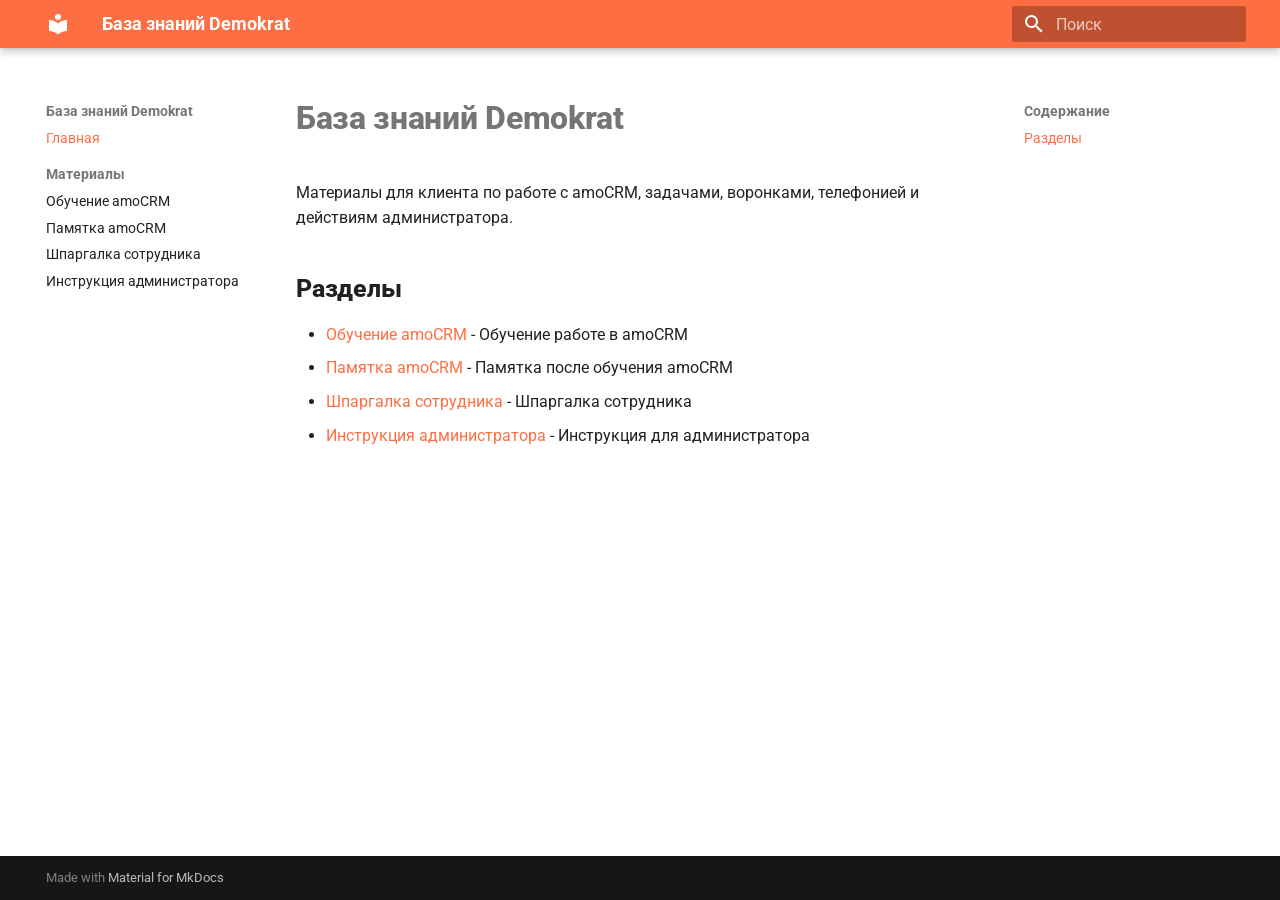
<file: site/index.html>
<!doctype html>
<html lang="ru" class="no-js">
  <head>
    
      <meta charset="utf-8">
      <meta name="viewport" content="width=device-width,initial-scale=1">
      
        <meta name="description" content="Обучающие материалы Demokrat по amoCRM">
      
      
      
      
      
        <link rel="next" href="amoCRM-training/">
      
      
        
      
      
      <link rel="icon" href="assets/images/favicon.png">
      <meta name="generator" content="mkdocs-1.6.1, mkdocs-material-9.7.6">
    
    
      
        <title>База знаний Demokrat</title>
      
    
    
      <link rel="stylesheet" href="assets/stylesheets/main.484c7ddc.min.css">
      
        
        <link rel="stylesheet" href="assets/stylesheets/palette.ab4e12ef.min.css">
      
      


    
    
      
    
    
      
        
        
        <link rel="preconnect" href="https://fonts.gstatic.com" crossorigin>
        <link rel="stylesheet" href="https://fonts.googleapis.com/css?family=Roboto:300,300i,400,400i,700,700i%7CRoboto+Mono:400,400i,700,700i&display=fallback">
        <style>:root{--md-text-font:"Roboto";--md-code-font:"Roboto Mono"}</style>
      
    
    
      <link rel="stylesheet" href="assets/site.css">
    
    <script>__md_scope=new URL(".",location),__md_hash=e=>[...e].reduce(((e,_)=>(e<<5)-e+_.charCodeAt(0)),0),__md_get=(e,_=localStorage,t=__md_scope)=>JSON.parse(_.getItem(t.pathname+"."+e)),__md_set=(e,_,t=localStorage,a=__md_scope)=>{try{t.setItem(a.pathname+"."+e,JSON.stringify(_))}catch(e){}}</script>
    
      

    
    
  </head>
  
  
    
    
    
    
    
    <body dir="ltr" data-md-color-scheme="default" data-md-color-primary="deep-orange" data-md-color-accent="orange">
  
    
    <input class="md-toggle" data-md-toggle="drawer" type="checkbox" id="__drawer" autocomplete="off">
    <input class="md-toggle" data-md-toggle="search" type="checkbox" id="__search" autocomplete="off">
    <label class="md-overlay" for="__drawer"></label>
    <div data-md-component="skip">
      
        
        <a href="#demokrat" class="md-skip">
          Перейти к содержанию
        </a>
      
    </div>
    <div data-md-component="announce">
      
    </div>
    
    
      

  

<header class="md-header md-header--shadow" data-md-component="header">
  <nav class="md-header__inner md-grid" aria-label="Верхний колонтитул">
    <a href="." title="База знаний Demokrat" class="md-header__button md-logo" aria-label="База знаний Demokrat" data-md-component="logo">
      
  
  <svg xmlns="http://www.w3.org/2000/svg" viewBox="0 0 24 24"><path d="M12 8a3 3 0 0 0 3-3 3 3 0 0 0-3-3 3 3 0 0 0-3 3 3 3 0 0 0 3 3m0 3.54C9.64 9.35 6.5 8 3 8v11c3.5 0 6.64 1.35 9 3.54 2.36-2.19 5.5-3.54 9-3.54V8c-3.5 0-6.64 1.35-9 3.54"/></svg>

    </a>
    <label class="md-header__button md-icon" for="__drawer">
      
      <svg xmlns="http://www.w3.org/2000/svg" viewBox="0 0 24 24"><path d="M3 6h18v2H3zm0 5h18v2H3zm0 5h18v2H3z"/></svg>
    </label>
    <div class="md-header__title" data-md-component="header-title">
      <div class="md-header__ellipsis">
        <div class="md-header__topic">
          <span class="md-ellipsis">
            База знаний Demokrat
          </span>
        </div>
        <div class="md-header__topic" data-md-component="header-topic">
          <span class="md-ellipsis">
            
              Главная
            
          </span>
        </div>
      </div>
    </div>
    
      
    
    
    
    
      
      
        <label class="md-header__button md-icon" for="__search">
          
          <svg xmlns="http://www.w3.org/2000/svg" viewBox="0 0 24 24"><path d="M9.5 3A6.5 6.5 0 0 1 16 9.5c0 1.61-.59 3.09-1.56 4.23l.27.27h.79l5 5-1.5 1.5-5-5v-.79l-.27-.27A6.52 6.52 0 0 1 9.5 16 6.5 6.5 0 0 1 3 9.5 6.5 6.5 0 0 1 9.5 3m0 2C7 5 5 7 5 9.5S7 14 9.5 14 14 12 14 9.5 12 5 9.5 5"/></svg>
        </label>
        <div class="md-search" data-md-component="search" role="dialog">
  <label class="md-search__overlay" for="__search"></label>
  <div class="md-search__inner" role="search">
    <form class="md-search__form" name="search">
      <input type="text" class="md-search__input" name="query" aria-label="Поиск" placeholder="Поиск" autocapitalize="off" autocorrect="off" autocomplete="off" spellcheck="false" data-md-component="search-query" required>
      <label class="md-search__icon md-icon" for="__search">
        
        <svg xmlns="http://www.w3.org/2000/svg" viewBox="0 0 24 24"><path d="M9.5 3A6.5 6.5 0 0 1 16 9.5c0 1.61-.59 3.09-1.56 4.23l.27.27h.79l5 5-1.5 1.5-5-5v-.79l-.27-.27A6.52 6.52 0 0 1 9.5 16 6.5 6.5 0 0 1 3 9.5 6.5 6.5 0 0 1 9.5 3m0 2C7 5 5 7 5 9.5S7 14 9.5 14 14 12 14 9.5 12 5 9.5 5"/></svg>
        
        <svg xmlns="http://www.w3.org/2000/svg" viewBox="0 0 24 24"><path d="M20 11v2H8l5.5 5.5-1.42 1.42L4.16 12l7.92-7.92L13.5 5.5 8 11z"/></svg>
      </label>
      <nav class="md-search__options" aria-label="Поиск">
        
        <button type="reset" class="md-search__icon md-icon" title="Очистить" aria-label="Очистить" tabindex="-1">
          
          <svg xmlns="http://www.w3.org/2000/svg" viewBox="0 0 24 24"><path d="M19 6.41 17.59 5 12 10.59 6.41 5 5 6.41 10.59 12 5 17.59 6.41 19 12 13.41 17.59 19 19 17.59 13.41 12z"/></svg>
        </button>
      </nav>
      
        <div class="md-search__suggest" data-md-component="search-suggest"></div>
      
    </form>
    <div class="md-search__output">
      <div class="md-search__scrollwrap" tabindex="0" data-md-scrollfix>
        <div class="md-search-result" data-md-component="search-result">
          <div class="md-search-result__meta">
            Инициализация поиска
          </div>
          <ol class="md-search-result__list" role="presentation"></ol>
        </div>
      </div>
    </div>
  </div>
</div>
      
    
    
  </nav>
  
</header>
    
    <div class="md-container" data-md-component="container">
      
      
        
          
        
      
      <main class="md-main" data-md-component="main">
        <div class="md-main__inner md-grid">
          
            
              
              <div class="md-sidebar md-sidebar--primary" data-md-component="sidebar" data-md-type="navigation" >
                <div class="md-sidebar__scrollwrap">
                  <div class="md-sidebar__inner">
                    



<nav class="md-nav md-nav--primary" aria-label="Навигация" data-md-level="0">
  <label class="md-nav__title" for="__drawer">
    <a href="." title="База знаний Demokrat" class="md-nav__button md-logo" aria-label="База знаний Demokrat" data-md-component="logo">
      
  
  <svg xmlns="http://www.w3.org/2000/svg" viewBox="0 0 24 24"><path d="M12 8a3 3 0 0 0 3-3 3 3 0 0 0-3-3 3 3 0 0 0-3 3 3 3 0 0 0 3 3m0 3.54C9.64 9.35 6.5 8 3 8v11c3.5 0 6.64 1.35 9 3.54 2.36-2.19 5.5-3.54 9-3.54V8c-3.5 0-6.64 1.35-9 3.54"/></svg>

    </a>
    База знаний Demokrat
  </label>
  
  <ul class="md-nav__list" data-md-scrollfix>
    
      
      
  
  
    
  
  
  
    <li class="md-nav__item md-nav__item--active">
      
      <input class="md-nav__toggle md-toggle" type="checkbox" id="__toc">
      
      
        
      
      
        <label class="md-nav__link md-nav__link--active" for="__toc">
          
  
  
  <span class="md-ellipsis">
    
  
    Главная
  

    
  </span>
  
  

          <span class="md-nav__icon md-icon"></span>
        </label>
      
      <a href="." class="md-nav__link md-nav__link--active">
        
  
  
  <span class="md-ellipsis">
    
  
    Главная
  

    
  </span>
  
  

      </a>
      
        

<nav class="md-nav md-nav--secondary" aria-label="Содержание">
  
  
  
    
  
  
    <label class="md-nav__title" for="__toc">
      <span class="md-nav__icon md-icon"></span>
      Содержание
    </label>
    <ul class="md-nav__list" data-md-component="toc" data-md-scrollfix>
      
        <li class="md-nav__item">
  <a href="#_1" class="md-nav__link">
    <span class="md-ellipsis">
      
        Разделы
      
    </span>
  </a>
  
</li>
      
    </ul>
  
</nav>
      
    </li>
  

    
      
      
  
  
  
  
    
    
    
    
      
        
        
      
    
    
    <li class="md-nav__item md-nav__item--section md-nav__item--nested">
      
        
        
        <input class="md-nav__toggle md-toggle " type="checkbox" id="__nav_2" >
        
          
          <label class="md-nav__link" for="__nav_2" id="__nav_2_label" tabindex="">
            
  
  
  <span class="md-ellipsis">
    
  
    Материалы
  

    
  </span>
  
  

            <span class="md-nav__icon md-icon"></span>
          </label>
        
        <nav class="md-nav" data-md-level="1" aria-labelledby="__nav_2_label" aria-expanded="false">
          <label class="md-nav__title" for="__nav_2">
            <span class="md-nav__icon md-icon"></span>
            
  
    Материалы
  

          </label>
          <ul class="md-nav__list" data-md-scrollfix>
            
              
                
  
  
  
  
    <li class="md-nav__item">
      <a href="amoCRM-training/" class="md-nav__link">
        
  
  
  <span class="md-ellipsis">
    
  
    Обучение amoCRM
  

    
  </span>
  
  

      </a>
    </li>
  

              
            
              
                
  
  
  
  
    <li class="md-nav__item">
      <a href="amoCRM-memo/" class="md-nav__link">
        
  
  
  <span class="md-ellipsis">
    
  
    Памятка amoCRM
  

    
  </span>
  
  

      </a>
    </li>
  

              
            
              
                
  
  
  
  
    <li class="md-nav__item">
      <a href="employee-cheatsheet/" class="md-nav__link">
        
  
  
  <span class="md-ellipsis">
    
  
    Шпаргалка сотрудника
  

    
  </span>
  
  

      </a>
    </li>
  

              
            
              
                
  
  
  
  
    <li class="md-nav__item">
      <a href="admin-instruction/" class="md-nav__link">
        
  
  
  <span class="md-ellipsis">
    
  
    Инструкция администратора
  

    
  </span>
  
  

      </a>
    </li>
  

              
            
          </ul>
        </nav>
      
    </li>
  

    
  </ul>
</nav>
                  </div>
                </div>
              </div>
            
            
              
              <div class="md-sidebar md-sidebar--secondary" data-md-component="sidebar" data-md-type="toc" >
                <div class="md-sidebar__scrollwrap">
                  <div class="md-sidebar__inner">
                    

<nav class="md-nav md-nav--secondary" aria-label="Содержание">
  
  
  
    
  
  
    <label class="md-nav__title" for="__toc">
      <span class="md-nav__icon md-icon"></span>
      Содержание
    </label>
    <ul class="md-nav__list" data-md-component="toc" data-md-scrollfix>
      
        <li class="md-nav__item">
  <a href="#_1" class="md-nav__link">
    <span class="md-ellipsis">
      
        Разделы
      
    </span>
  </a>
  
</li>
      
    </ul>
  
</nav>
                  </div>
                </div>
              </div>
            
          
          
            <div class="md-content" data-md-component="content">
              
              <article class="md-content__inner md-typeset">
                
                  



<h1 id="demokrat">База знаний Demokrat<a class="headerlink" href="#demokrat" title="Permanent link">&para;</a></h1>
<p>Материалы для клиента по работе с amoCRM, задачами, воронками, телефонией и действиям администратора.</p>
<h2 id="_1">Разделы<a class="headerlink" href="#_1" title="Permanent link">&para;</a></h2>
<ul>
<li><a href="amoCRM-training/">Обучение amoCRM</a> - Обучение работе в amoCRM</li>
<li><a href="amoCRM-memo/">Памятка amoCRM</a> - Памятка после обучения amoCRM</li>
<li><a href="employee-cheatsheet/">Шпаргалка сотрудника</a> - Шпаргалка сотрудника</li>
<li><a href="admin-instruction/">Инструкция администратора</a> - Инструкция для администратора</li>
</ul>












                
              </article>
            </div>
          
          
<script>var target=document.getElementById(location.hash.slice(1));target&&target.name&&(target.checked=target.name.startsWith("__tabbed_"))</script>
        </div>
        
          <button type="button" class="md-top md-icon" data-md-component="top" hidden>
  
  <svg xmlns="http://www.w3.org/2000/svg" viewBox="0 0 24 24"><path d="M13 20h-2V8l-5.5 5.5-1.42-1.42L12 4.16l7.92 7.92-1.42 1.42L13 8z"/></svg>
  К началу
</button>
        
      </main>
      
        <footer class="md-footer">
  
  <div class="md-footer-meta md-typeset">
    <div class="md-footer-meta__inner md-grid">
      <div class="md-copyright">
  
  
    Made with
    <a href="https://squidfunk.github.io/mkdocs-material/" target="_blank" rel="noopener">
      Material for MkDocs
    </a>
  
</div>
      
    </div>
  </div>
</footer>
      
    </div>
    <div class="md-dialog" data-md-component="dialog">
      <div class="md-dialog__inner md-typeset"></div>
    </div>
    
    
    
      
      
      <script id="__config" type="application/json">{"annotate": null, "base": ".", "features": ["navigation.sections", "navigation.top", "search.highlight", "search.suggest"], "search": "assets/javascripts/workers/search.2c215733.min.js", "tags": null, "translations": {"clipboard.copied": "\u0421\u043a\u043e\u043f\u0438\u0440\u043e\u0432\u0430\u043d\u043e \u0432 \u0431\u0443\u0444\u0435\u0440", "clipboard.copy": "\u041a\u043e\u043f\u0438\u0440\u043e\u0432\u0430\u0442\u044c \u0432 \u0431\u0443\u0444\u0435\u0440", "search.result.more.one": "\u0415\u0449\u0451 1 \u043d\u0430 \u044d\u0442\u043e\u0439 \u0441\u0442\u0440\u0430\u043d\u0438\u0446\u0435", "search.result.more.other": "\u0415\u0449\u0451 # \u043d\u0430 \u044d\u0442\u043e\u0439 \u0441\u0442\u0440\u0430\u043d\u0438\u0446\u0435", "search.result.none": "\u0421\u043e\u0432\u043f\u0430\u0434\u0435\u043d\u0438\u0439 \u043d\u0435 \u043d\u0430\u0439\u0434\u0435\u043d\u043e", "search.result.one": "\u041d\u0430\u0439\u0434\u0435\u043d\u043e 1 \u0441\u043e\u0432\u043f\u0430\u0434\u0435\u043d\u0438\u0435", "search.result.other": "\u041d\u0430\u0439\u0434\u0435\u043d\u043e \u0441\u043e\u0432\u043f\u0430\u0434\u0435\u043d\u0438\u0439: #", "search.result.placeholder": "\u041d\u0430\u0447\u043d\u0438\u0442\u0435 \u043f\u0435\u0447\u0430\u0442\u0430\u0442\u044c \u0434\u043b\u044f \u043f\u043e\u0438\u0441\u043a\u0430", "search.result.term.missing": "\u041e\u0442\u0441\u0443\u0442\u0441\u0442\u0432\u0443\u0435\u0442", "select.version": "\u0412\u044b\u0431\u0435\u0440\u0438\u0442\u0435 \u0432\u0435\u0440\u0441\u0438\u044e"}, "version": null}</script>
    
    
      <script src="assets/javascripts/bundle.79ae519e.min.js"></script>
      
    
  </body>
</html>
</file>
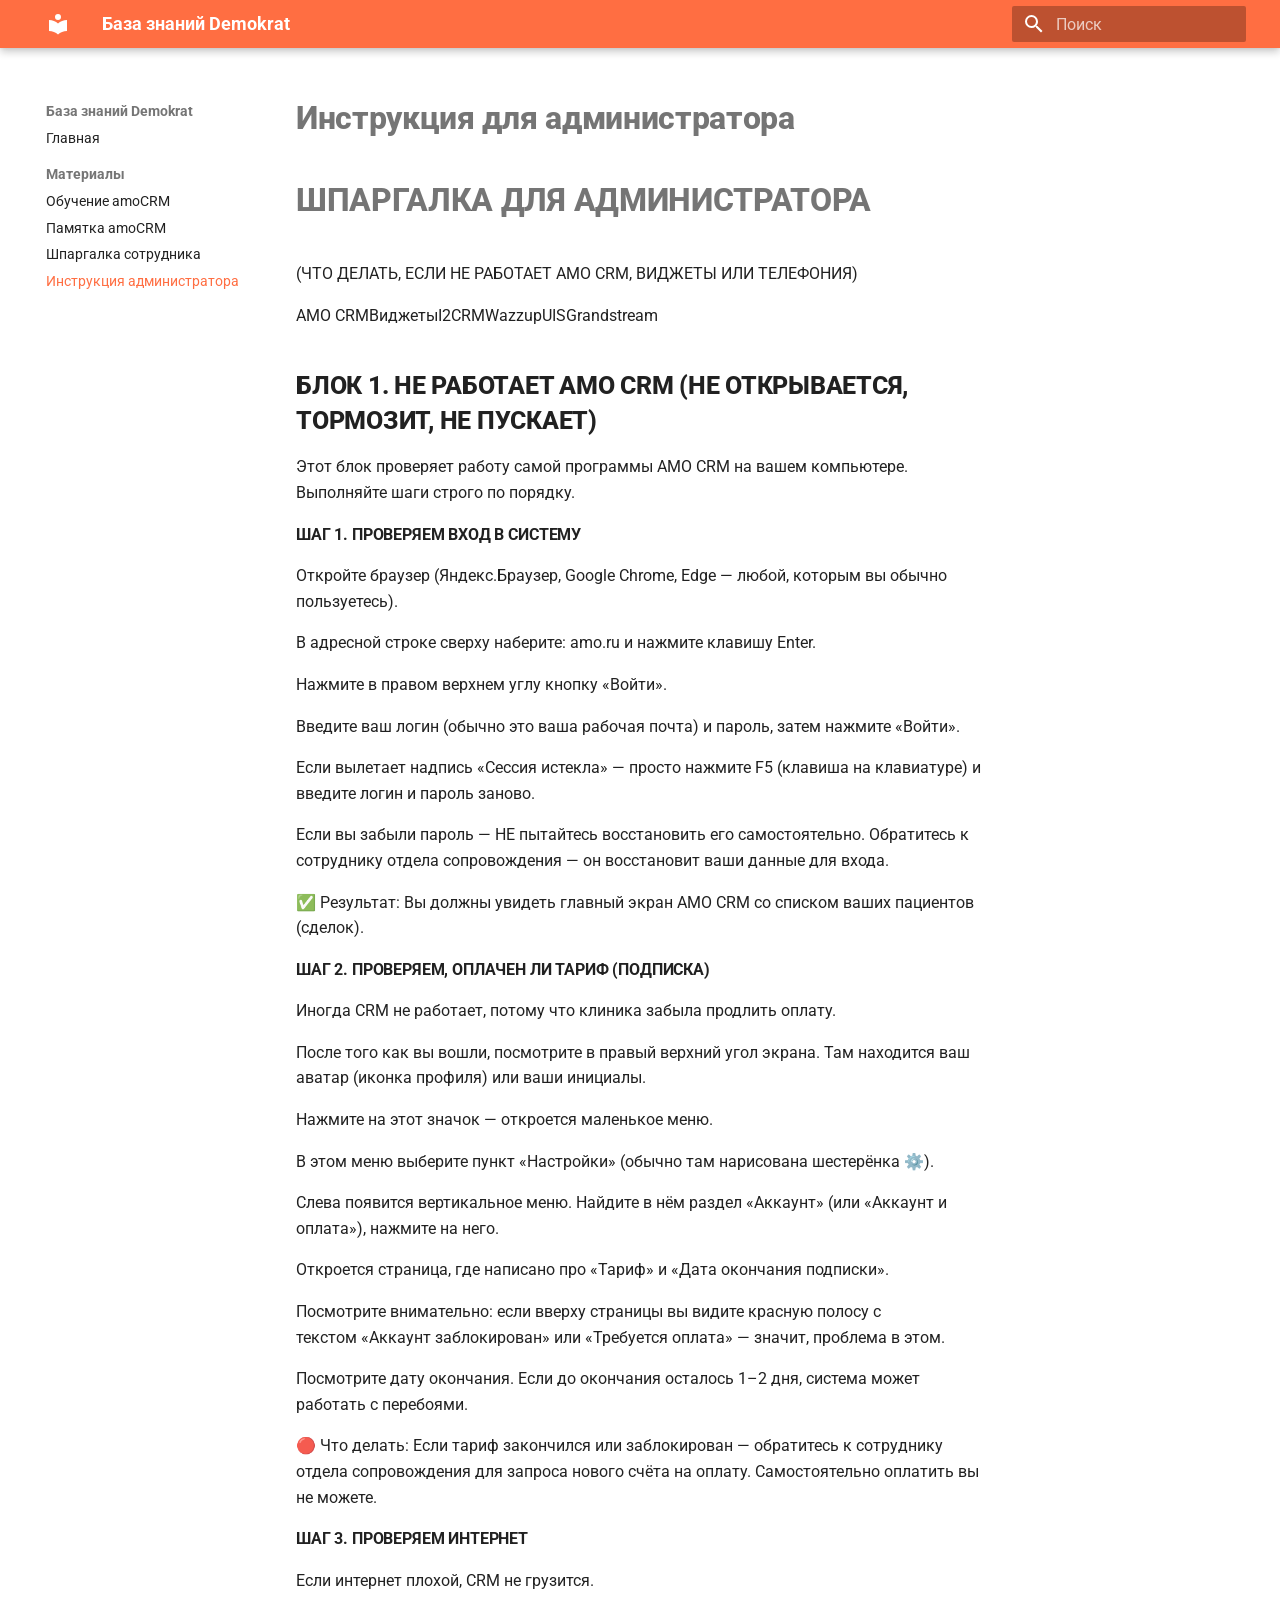
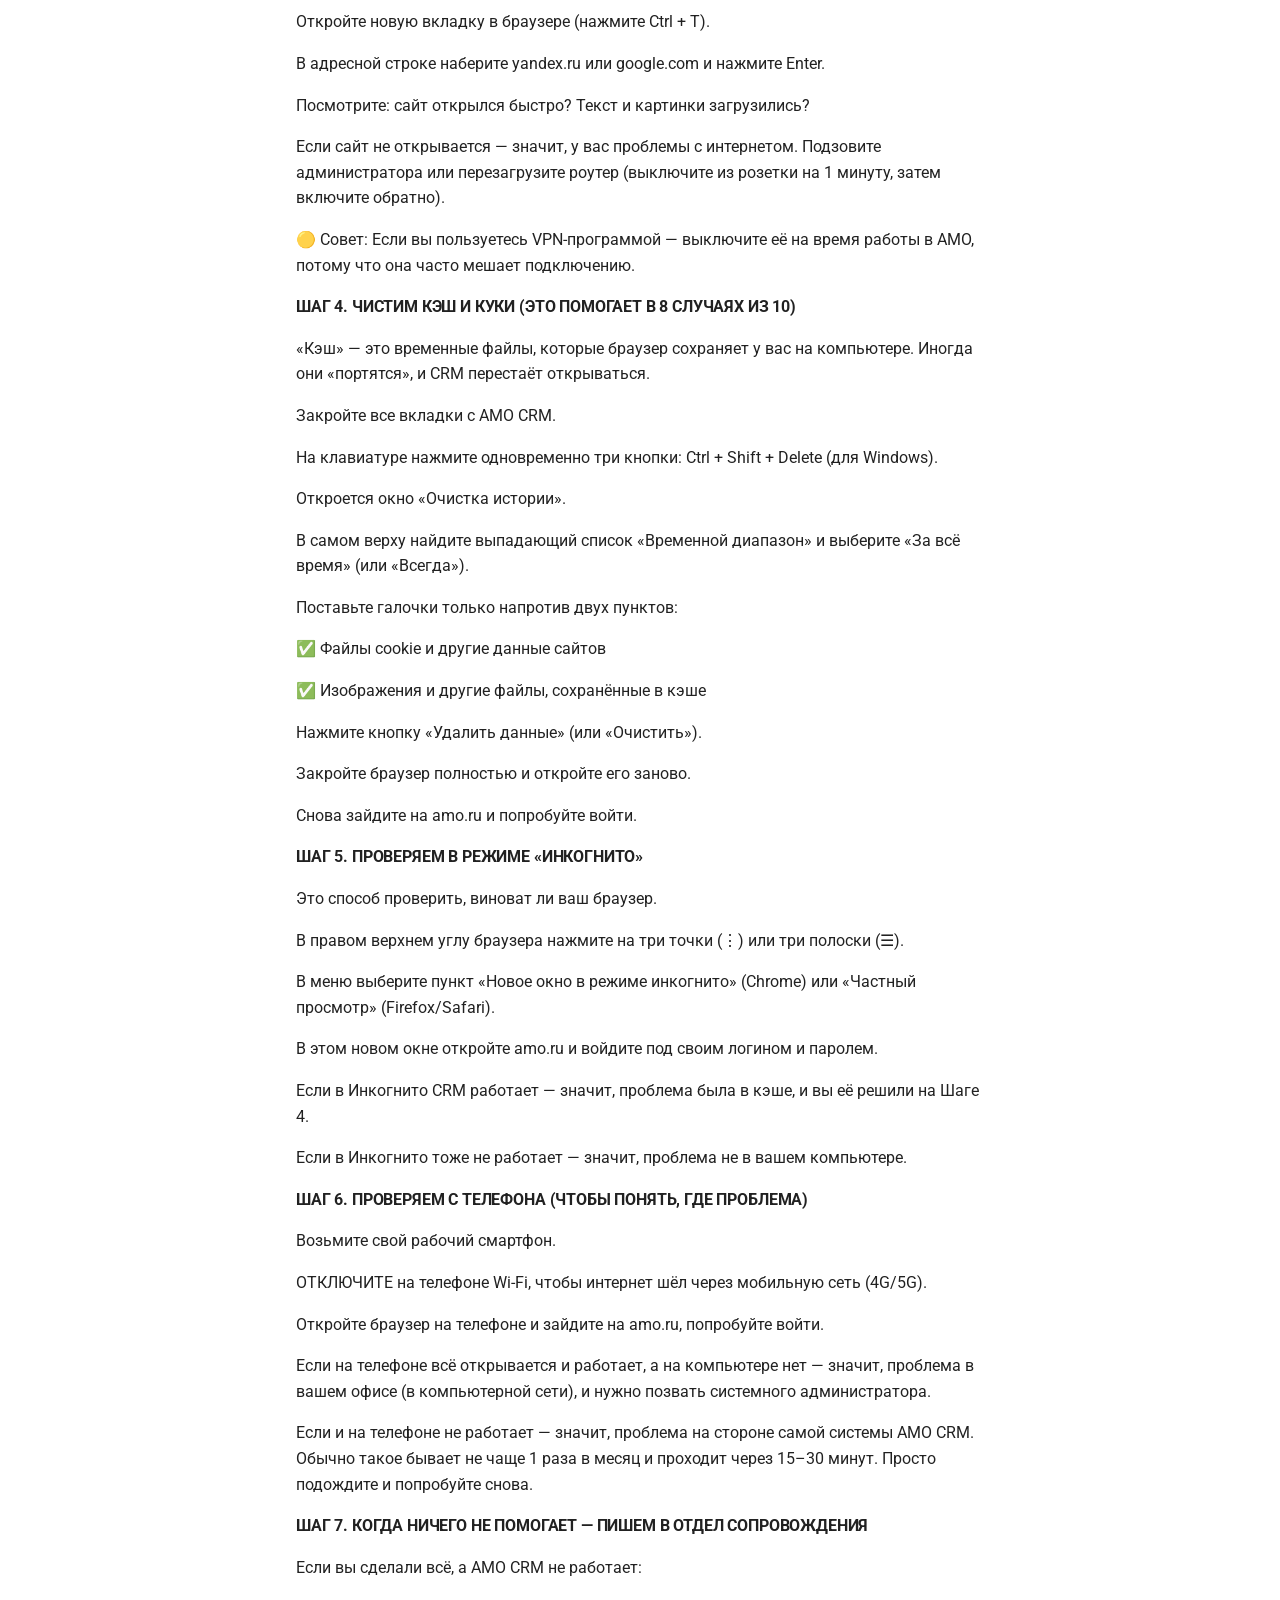
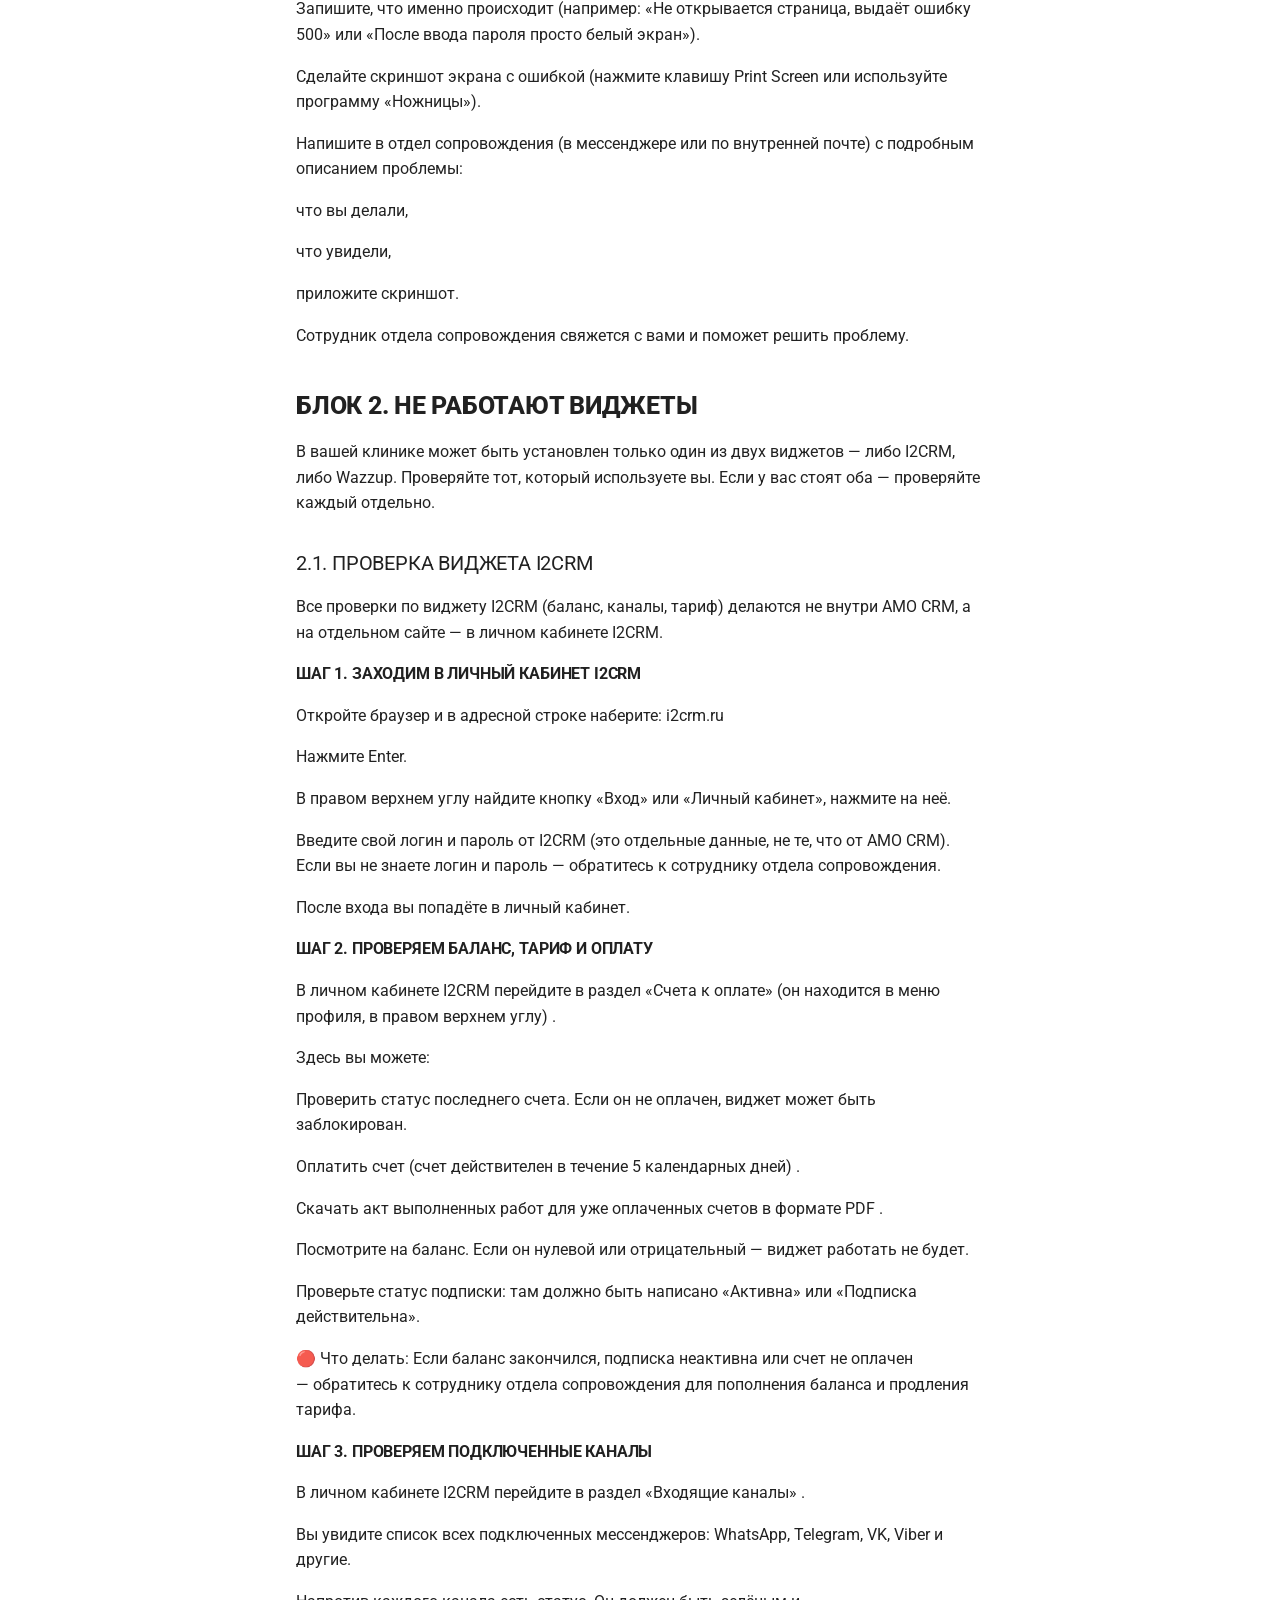
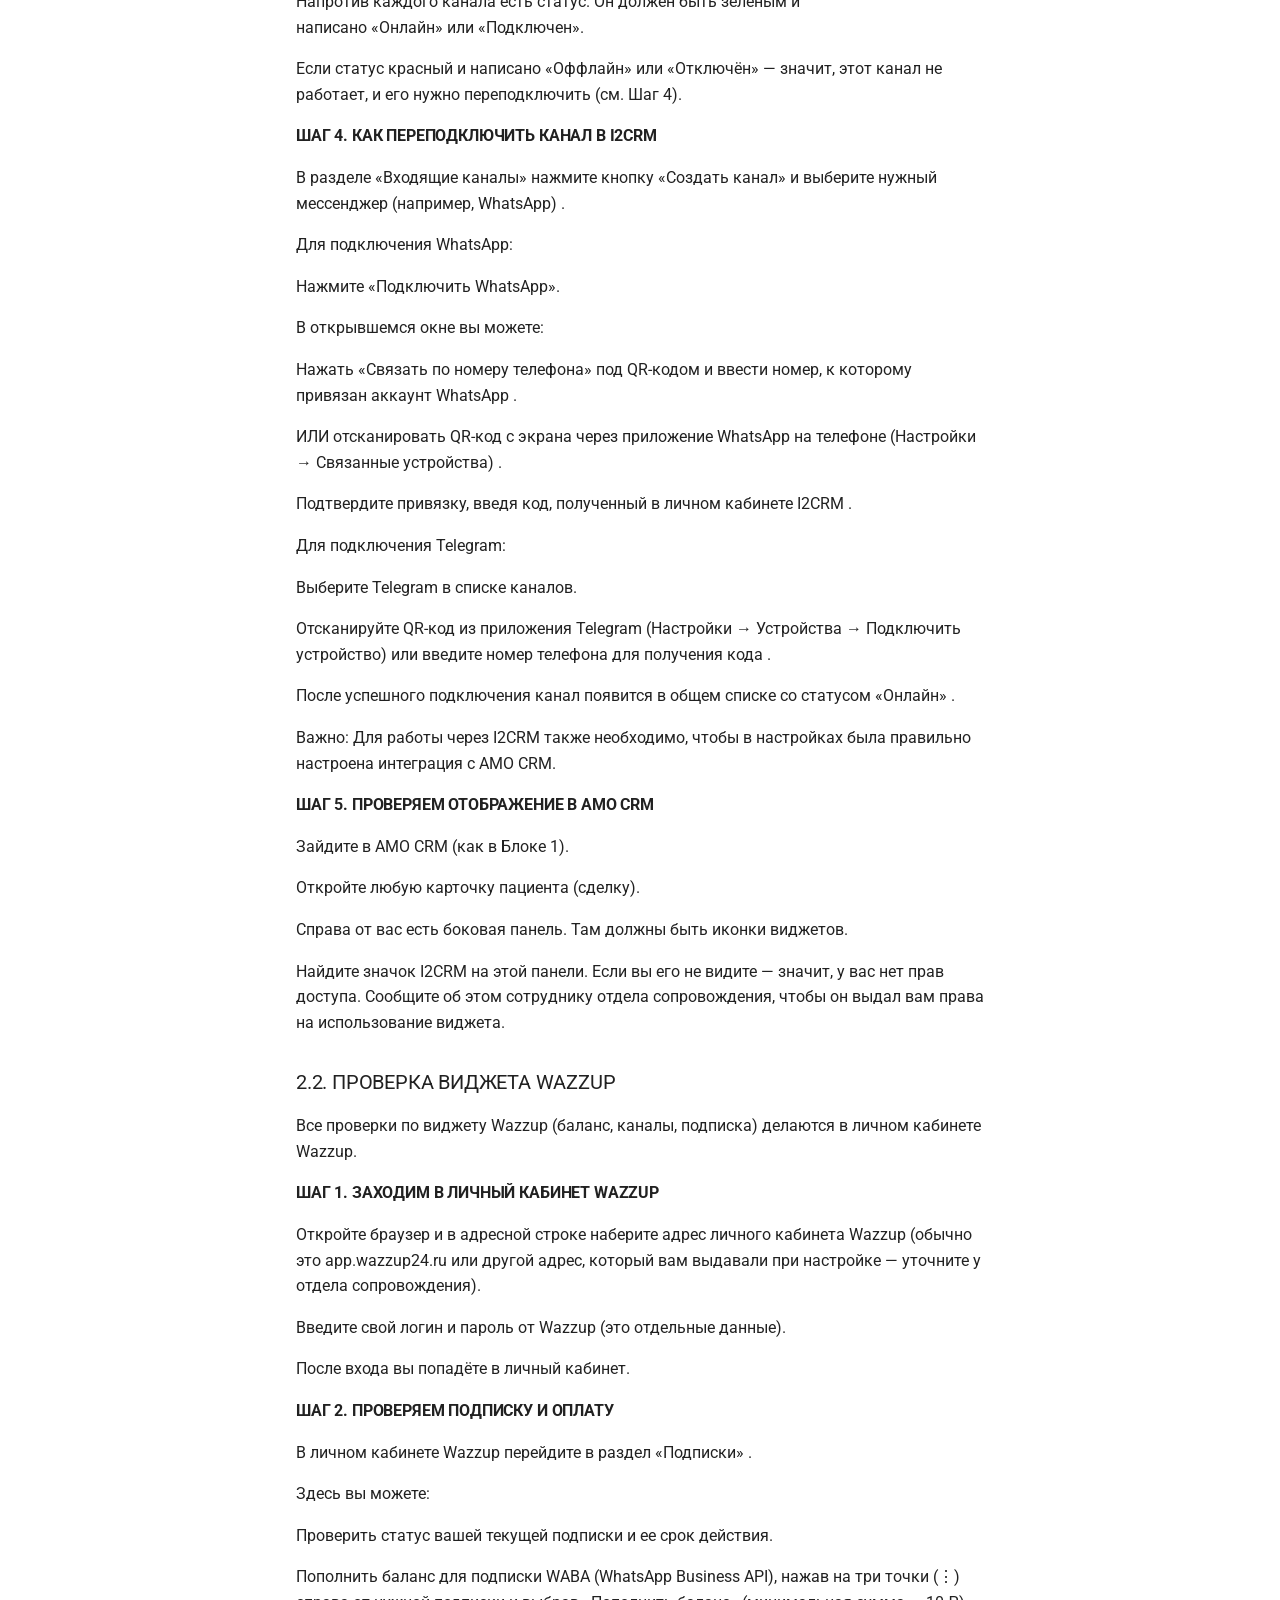
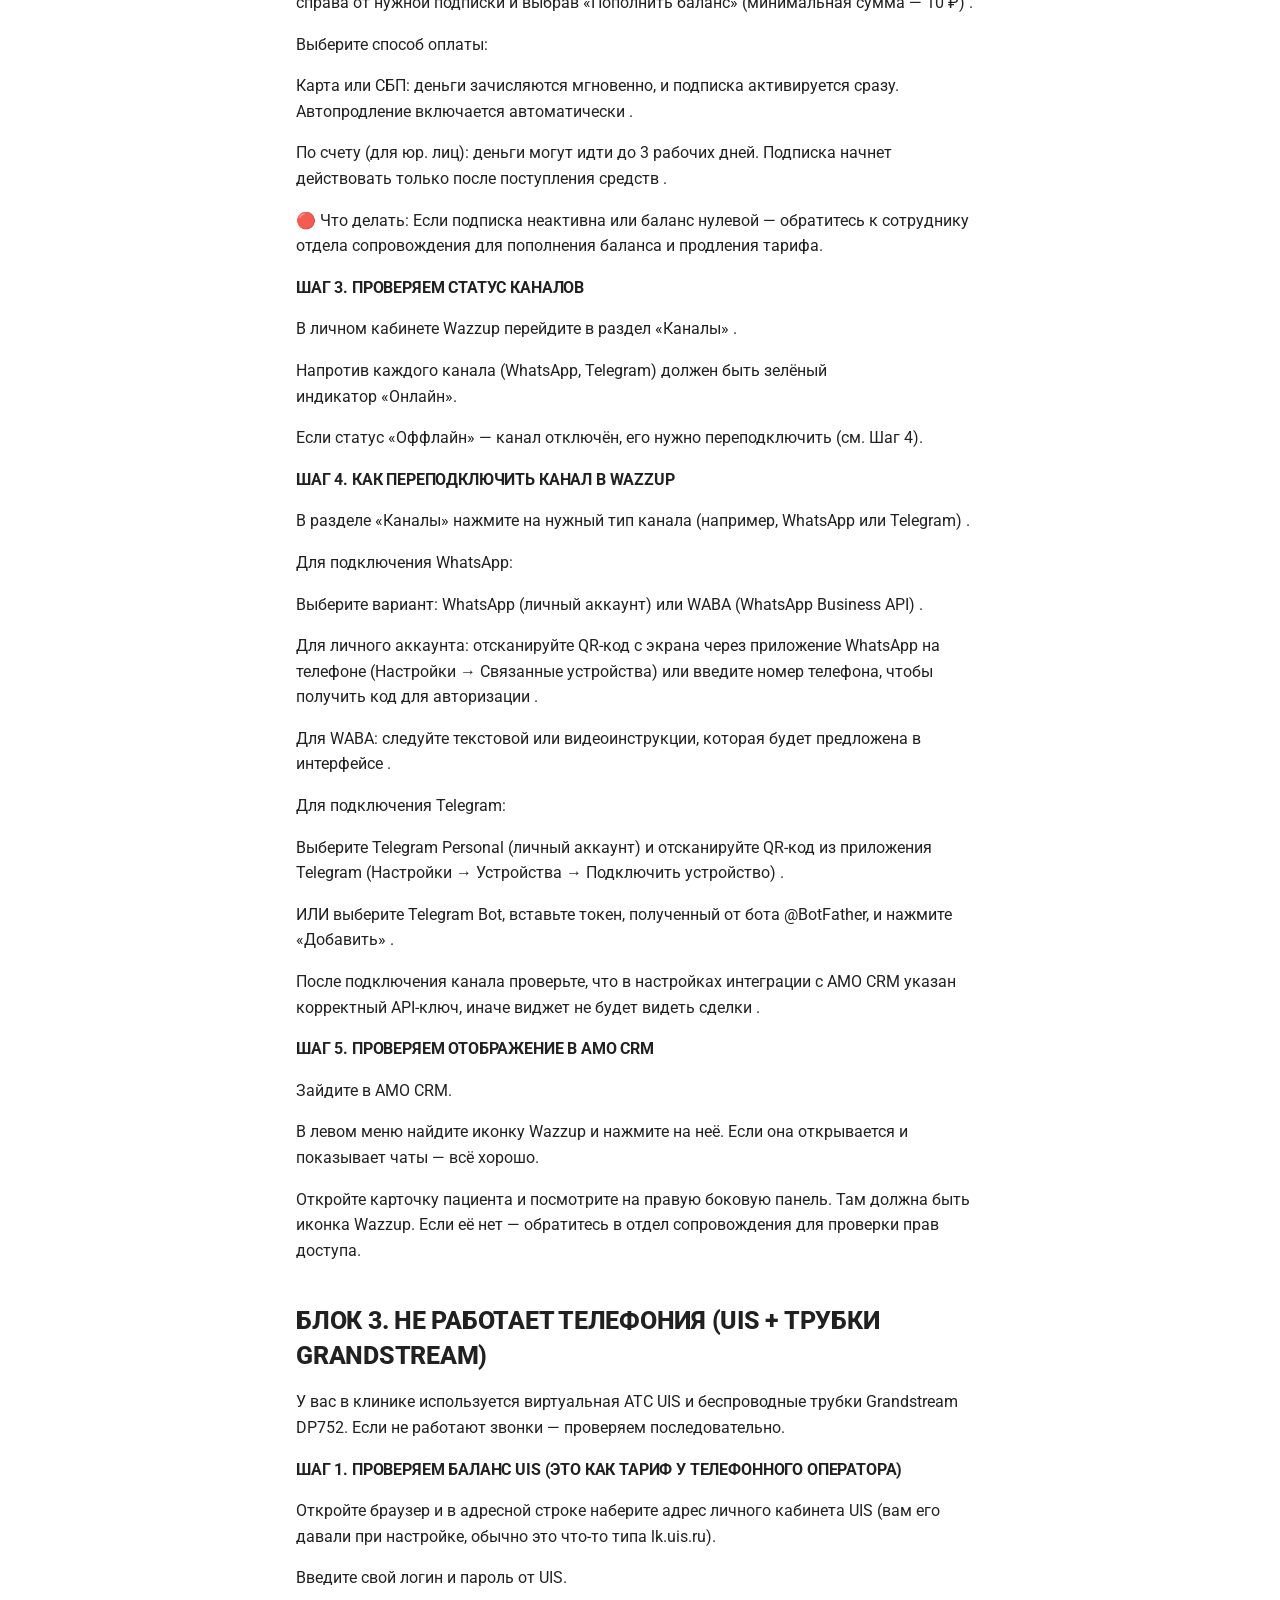
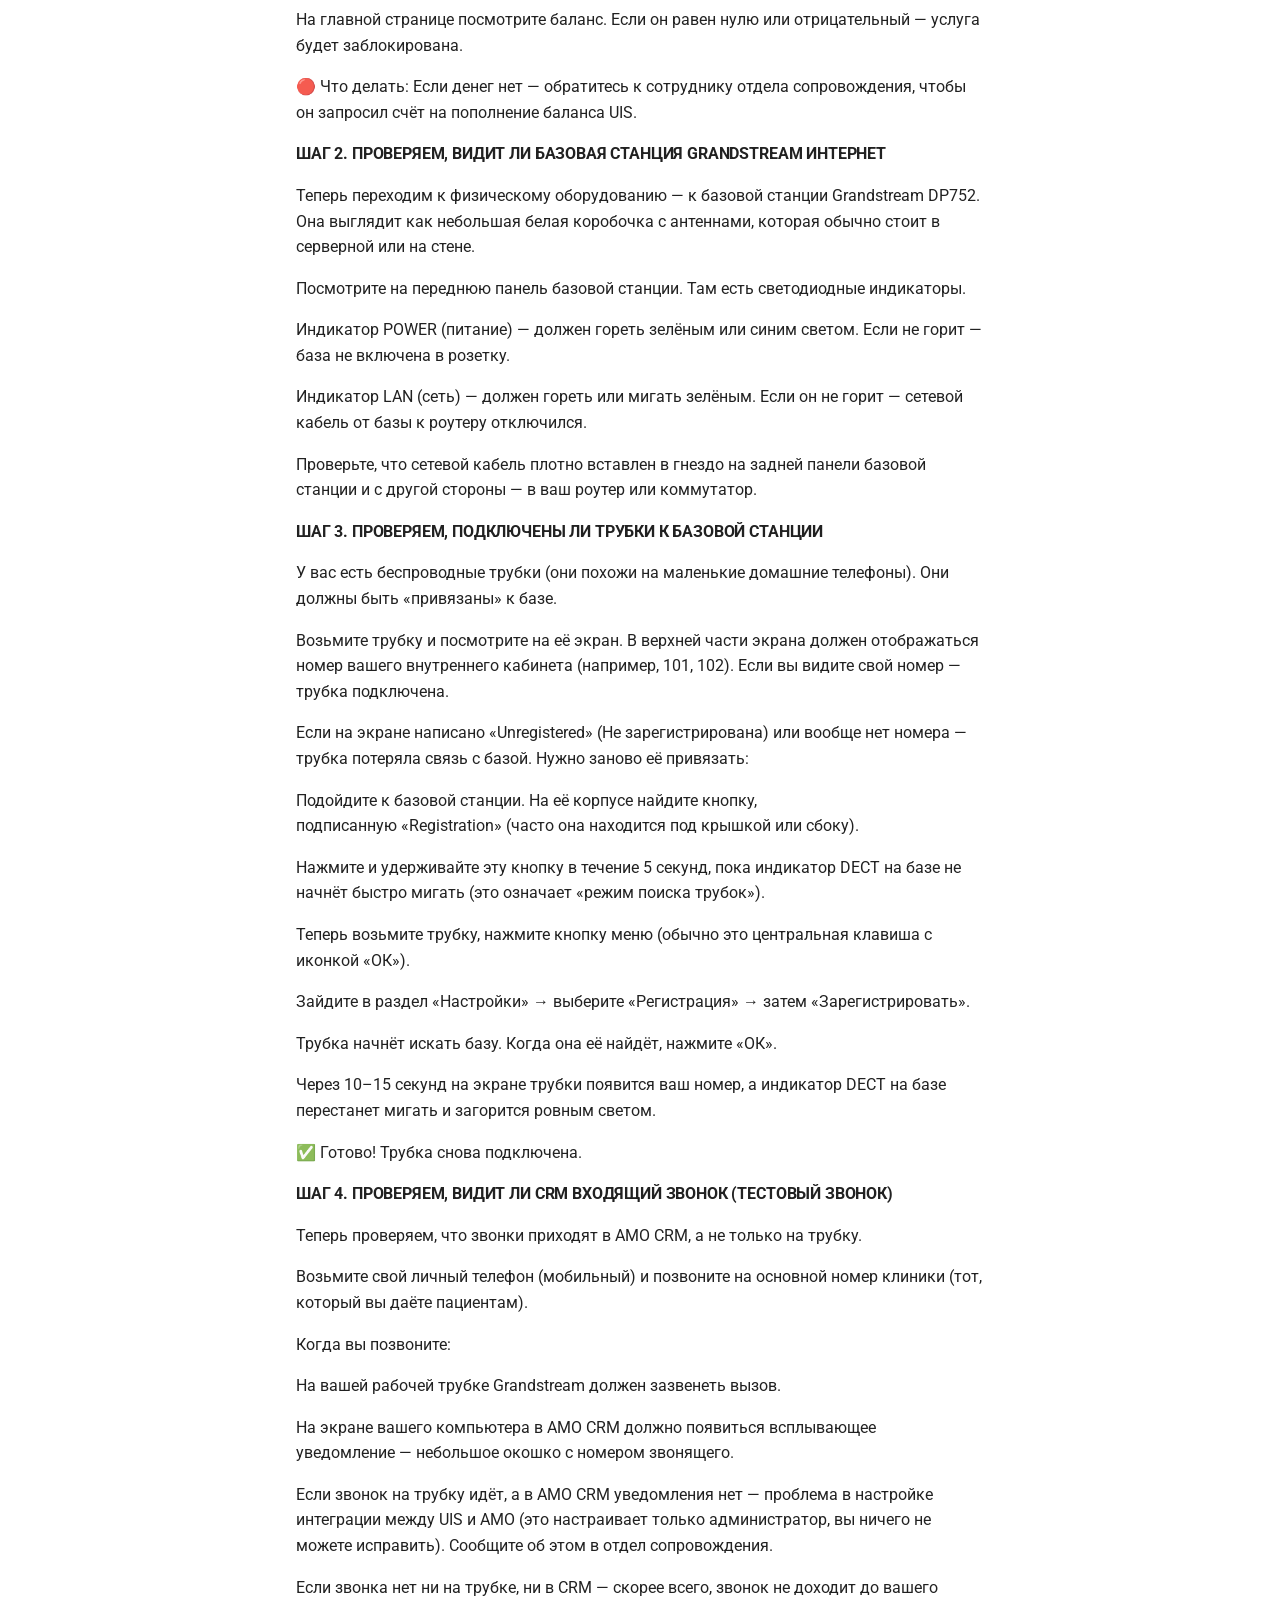
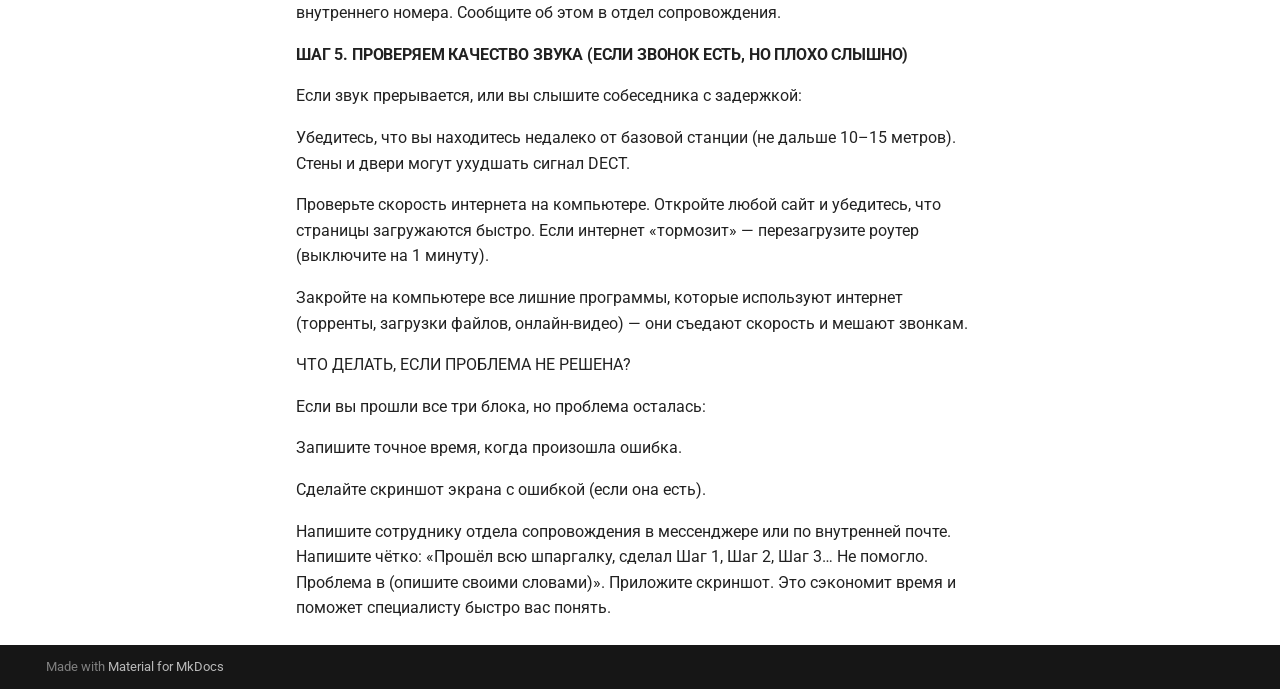
<file: site/admin-instruction/index.html>
<!doctype html>
<html lang="ru" class="no-js">
  <head>
    
      <meta charset="utf-8">
      <meta name="viewport" content="width=device-width,initial-scale=1">
      
        <meta name="description" content="Обучающие материалы Demokrat по amoCRM">
      
      
      
      
        <link rel="prev" href="../employee-cheatsheet/">
      
      
      
        
      
      
      <link rel="icon" href="../assets/images/favicon.png">
      <meta name="generator" content="mkdocs-1.6.1, mkdocs-material-9.7.6">
    
    
      
        <title>Инструкция администратора - База знаний Demokrat</title>
      
    
    
      <link rel="stylesheet" href="../assets/stylesheets/main.484c7ddc.min.css">
      
        
        <link rel="stylesheet" href="../assets/stylesheets/palette.ab4e12ef.min.css">
      
      


    
    
      
    
    
      
        
        
        <link rel="preconnect" href="https://fonts.gstatic.com" crossorigin>
        <link rel="stylesheet" href="https://fonts.googleapis.com/css?family=Roboto:300,300i,400,400i,700,700i%7CRoboto+Mono:400,400i,700,700i&display=fallback">
        <style>:root{--md-text-font:"Roboto";--md-code-font:"Roboto Mono"}</style>
      
    
    
      <link rel="stylesheet" href="../assets/site.css">
    
    <script>__md_scope=new URL("..",location),__md_hash=e=>[...e].reduce(((e,_)=>(e<<5)-e+_.charCodeAt(0)),0),__md_get=(e,_=localStorage,t=__md_scope)=>JSON.parse(_.getItem(t.pathname+"."+e)),__md_set=(e,_,t=localStorage,a=__md_scope)=>{try{t.setItem(a.pathname+"."+e,JSON.stringify(_))}catch(e){}}</script>
    
      

    
    
  </head>
  
  
    
    
    
    
    
    <body dir="ltr" data-md-color-scheme="default" data-md-color-primary="deep-orange" data-md-color-accent="orange">
  
    
    <input class="md-toggle" data-md-toggle="drawer" type="checkbox" id="__drawer" autocomplete="off">
    <input class="md-toggle" data-md-toggle="search" type="checkbox" id="__search" autocomplete="off">
    <label class="md-overlay" for="__drawer"></label>
    <div data-md-component="skip">
      
        
        <a href="#_1" class="md-skip">
          Перейти к содержанию
        </a>
      
    </div>
    <div data-md-component="announce">
      
    </div>
    
    
      

  

<header class="md-header md-header--shadow" data-md-component="header">
  <nav class="md-header__inner md-grid" aria-label="Верхний колонтитул">
    <a href=".." title="База знаний Demokrat" class="md-header__button md-logo" aria-label="База знаний Demokrat" data-md-component="logo">
      
  
  <svg xmlns="http://www.w3.org/2000/svg" viewBox="0 0 24 24"><path d="M12 8a3 3 0 0 0 3-3 3 3 0 0 0-3-3 3 3 0 0 0-3 3 3 3 0 0 0 3 3m0 3.54C9.64 9.35 6.5 8 3 8v11c3.5 0 6.64 1.35 9 3.54 2.36-2.19 5.5-3.54 9-3.54V8c-3.5 0-6.64 1.35-9 3.54"/></svg>

    </a>
    <label class="md-header__button md-icon" for="__drawer">
      
      <svg xmlns="http://www.w3.org/2000/svg" viewBox="0 0 24 24"><path d="M3 6h18v2H3zm0 5h18v2H3zm0 5h18v2H3z"/></svg>
    </label>
    <div class="md-header__title" data-md-component="header-title">
      <div class="md-header__ellipsis">
        <div class="md-header__topic">
          <span class="md-ellipsis">
            База знаний Demokrat
          </span>
        </div>
        <div class="md-header__topic" data-md-component="header-topic">
          <span class="md-ellipsis">
            
              Инструкция администратора
            
          </span>
        </div>
      </div>
    </div>
    
      
    
    
    
    
      
      
        <label class="md-header__button md-icon" for="__search">
          
          <svg xmlns="http://www.w3.org/2000/svg" viewBox="0 0 24 24"><path d="M9.5 3A6.5 6.5 0 0 1 16 9.5c0 1.61-.59 3.09-1.56 4.23l.27.27h.79l5 5-1.5 1.5-5-5v-.79l-.27-.27A6.52 6.52 0 0 1 9.5 16 6.5 6.5 0 0 1 3 9.5 6.5 6.5 0 0 1 9.5 3m0 2C7 5 5 7 5 9.5S7 14 9.5 14 14 12 14 9.5 12 5 9.5 5"/></svg>
        </label>
        <div class="md-search" data-md-component="search" role="dialog">
  <label class="md-search__overlay" for="__search"></label>
  <div class="md-search__inner" role="search">
    <form class="md-search__form" name="search">
      <input type="text" class="md-search__input" name="query" aria-label="Поиск" placeholder="Поиск" autocapitalize="off" autocorrect="off" autocomplete="off" spellcheck="false" data-md-component="search-query" required>
      <label class="md-search__icon md-icon" for="__search">
        
        <svg xmlns="http://www.w3.org/2000/svg" viewBox="0 0 24 24"><path d="M9.5 3A6.5 6.5 0 0 1 16 9.5c0 1.61-.59 3.09-1.56 4.23l.27.27h.79l5 5-1.5 1.5-5-5v-.79l-.27-.27A6.52 6.52 0 0 1 9.5 16 6.5 6.5 0 0 1 3 9.5 6.5 6.5 0 0 1 9.5 3m0 2C7 5 5 7 5 9.5S7 14 9.5 14 14 12 14 9.5 12 5 9.5 5"/></svg>
        
        <svg xmlns="http://www.w3.org/2000/svg" viewBox="0 0 24 24"><path d="M20 11v2H8l5.5 5.5-1.42 1.42L4.16 12l7.92-7.92L13.5 5.5 8 11z"/></svg>
      </label>
      <nav class="md-search__options" aria-label="Поиск">
        
        <button type="reset" class="md-search__icon md-icon" title="Очистить" aria-label="Очистить" tabindex="-1">
          
          <svg xmlns="http://www.w3.org/2000/svg" viewBox="0 0 24 24"><path d="M19 6.41 17.59 5 12 10.59 6.41 5 5 6.41 10.59 12 5 17.59 6.41 19 12 13.41 17.59 19 19 17.59 13.41 12z"/></svg>
        </button>
      </nav>
      
        <div class="md-search__suggest" data-md-component="search-suggest"></div>
      
    </form>
    <div class="md-search__output">
      <div class="md-search__scrollwrap" tabindex="0" data-md-scrollfix>
        <div class="md-search-result" data-md-component="search-result">
          <div class="md-search-result__meta">
            Инициализация поиска
          </div>
          <ol class="md-search-result__list" role="presentation"></ol>
        </div>
      </div>
    </div>
  </div>
</div>
      
    
    
  </nav>
  
</header>
    
    <div class="md-container" data-md-component="container">
      
      
        
          
        
      
      <main class="md-main" data-md-component="main">
        <div class="md-main__inner md-grid">
          
            
              
              <div class="md-sidebar md-sidebar--primary" data-md-component="sidebar" data-md-type="navigation" >
                <div class="md-sidebar__scrollwrap">
                  <div class="md-sidebar__inner">
                    



<nav class="md-nav md-nav--primary" aria-label="Навигация" data-md-level="0">
  <label class="md-nav__title" for="__drawer">
    <a href=".." title="База знаний Demokrat" class="md-nav__button md-logo" aria-label="База знаний Demokrat" data-md-component="logo">
      
  
  <svg xmlns="http://www.w3.org/2000/svg" viewBox="0 0 24 24"><path d="M12 8a3 3 0 0 0 3-3 3 3 0 0 0-3-3 3 3 0 0 0-3 3 3 3 0 0 0 3 3m0 3.54C9.64 9.35 6.5 8 3 8v11c3.5 0 6.64 1.35 9 3.54 2.36-2.19 5.5-3.54 9-3.54V8c-3.5 0-6.64 1.35-9 3.54"/></svg>

    </a>
    База знаний Demokrat
  </label>
  
  <ul class="md-nav__list" data-md-scrollfix>
    
      
      
  
  
  
  
    <li class="md-nav__item">
      <a href=".." class="md-nav__link">
        
  
  
  <span class="md-ellipsis">
    
  
    Главная
  

    
  </span>
  
  

      </a>
    </li>
  

    
      
      
  
  
    
  
  
  
    
    
    
    
      
        
        
      
    
    
    <li class="md-nav__item md-nav__item--active md-nav__item--section md-nav__item--nested">
      
        
        
        <input class="md-nav__toggle md-toggle " type="checkbox" id="__nav_2" checked>
        
          
          <label class="md-nav__link" for="__nav_2" id="__nav_2_label" tabindex="">
            
  
  
  <span class="md-ellipsis">
    
  
    Материалы
  

    
  </span>
  
  

            <span class="md-nav__icon md-icon"></span>
          </label>
        
        <nav class="md-nav" data-md-level="1" aria-labelledby="__nav_2_label" aria-expanded="true">
          <label class="md-nav__title" for="__nav_2">
            <span class="md-nav__icon md-icon"></span>
            
  
    Материалы
  

          </label>
          <ul class="md-nav__list" data-md-scrollfix>
            
              
                
  
  
  
  
    <li class="md-nav__item">
      <a href="../amoCRM-training/" class="md-nav__link">
        
  
  
  <span class="md-ellipsis">
    
  
    Обучение amoCRM
  

    
  </span>
  
  

      </a>
    </li>
  

              
            
              
                
  
  
  
  
    <li class="md-nav__item">
      <a href="../amoCRM-memo/" class="md-nav__link">
        
  
  
  <span class="md-ellipsis">
    
  
    Памятка amoCRM
  

    
  </span>
  
  

      </a>
    </li>
  

              
            
              
                
  
  
  
  
    <li class="md-nav__item">
      <a href="../employee-cheatsheet/" class="md-nav__link">
        
  
  
  <span class="md-ellipsis">
    
  
    Шпаргалка сотрудника
  

    
  </span>
  
  

      </a>
    </li>
  

              
            
              
                
  
  
    
  
  
  
    <li class="md-nav__item md-nav__item--active">
      
      <input class="md-nav__toggle md-toggle" type="checkbox" id="__toc">
      
      
        
      
      
      <a href="./" class="md-nav__link md-nav__link--active">
        
  
  
  <span class="md-ellipsis">
    
  
    Инструкция администратора
  

    
  </span>
  
  

      </a>
      
    </li>
  

              
            
          </ul>
        </nav>
      
    </li>
  

    
  </ul>
</nav>
                  </div>
                </div>
              </div>
            
            
              
              <div class="md-sidebar md-sidebar--secondary" data-md-component="sidebar" data-md-type="toc" >
                <div class="md-sidebar__scrollwrap">
                  <div class="md-sidebar__inner">
                    

<nav class="md-nav md-nav--secondary" aria-label="Содержание">
  
  
  
    
  
  
</nav>
                  </div>
                </div>
              </div>
            
          
          
            <div class="md-content" data-md-component="content">
              
              <article class="md-content__inner md-typeset">
                
                  



<h1 id="_1">Инструкция для администратора<a class="headerlink" href="#_1" title="Permanent link">&para;</a></h1>
<h1 id="_2">ШПАРГАЛКА ДЛЯ АДМИНИСТРАТОРА<a class="headerlink" href="#_2" title="Permanent link">&para;</a></h1>
<p>(ЧТО ДЕЛАТЬ, ЕСЛИ НЕ РАБОТАЕТ AMO CRM, ВИДЖЕТЫ ИЛИ ТЕЛЕФОНИЯ)</p>
<p>AMO CRMВиджетыI2CRMWazzupUISGrandstream</p>
<h2 id="1-amo-crm">БЛОК 1. НЕ РАБОТАЕТ AMO CRM (НЕ ОТКРЫВАЕТСЯ, ТОРМОЗИТ, НЕ ПУСКАЕТ)<a class="headerlink" href="#1-amo-crm" title="Permanent link">&para;</a></h2>
<p>Этот блок проверяет работу самой программы AMO CRM на вашем компьютере. Выполняйте шаги строго по порядку.</p>
<h4 id="1">ШАГ 1. ПРОВЕРЯЕМ ВХОД В СИСТЕМУ<a class="headerlink" href="#1" title="Permanent link">&para;</a></h4>
<p>Откройте браузер (Яндекс.Браузер, Google Chrome, Edge — любой, которым вы обычно пользуетесь).</p>
<p>В адресной строке сверху наберите: amo.ru и нажмите клавишу Enter.</p>
<p>Нажмите в правом верхнем углу кнопку «Войти».</p>
<p>Введите ваш логин (обычно это ваша рабочая почта) и пароль, затем нажмите «Войти».</p>
<p>Если вылетает надпись «Сессия истекла» — просто нажмите F5 (клавиша на клавиатуре) и введите логин и пароль заново.</p>
<p>Если вы забыли пароль — НЕ пытайтесь восстановить его самостоятельно. Обратитесь к сотруднику отдела сопровождения — он восстановит ваши данные для входа.</p>
<p>✅ Результат: Вы должны увидеть главный экран AMO CRM со списком ваших пациентов (сделок).</p>
<h4 id="2">ШАГ 2. ПРОВЕРЯЕМ, ОПЛАЧЕН ЛИ ТАРИФ (ПОДПИСКА)<a class="headerlink" href="#2" title="Permanent link">&para;</a></h4>
<p>Иногда CRM не работает, потому что клиника забыла продлить оплату.</p>
<p>После того как вы вошли, посмотрите в правый верхний угол экрана. Там находится ваш аватар (иконка профиля) или ваши инициалы.</p>
<p>Нажмите на этот значок — откроется маленькое меню.</p>
<p>В этом меню выберите пункт «Настройки» (обычно там нарисована шестерёнка ⚙️).</p>
<p>Слева появится вертикальное меню. Найдите в нём раздел «Аккаунт» (или «Аккаунт и оплата»), нажмите на него.</p>
<p>Откроется страница, где написано про «Тариф» и «Дата окончания подписки».</p>
<p>Посмотрите внимательно: если вверху страницы вы видите красную полосу с текстом «Аккаунт заблокирован» или «Требуется оплата» — значит, проблема в этом.</p>
<p>Посмотрите дату окончания. Если до окончания осталось 1–2 дня, система может работать с перебоями.</p>
<p>🔴 Что делать: Если тариф закончился или заблокирован — обратитесь к сотруднику отдела сопровождения для запроса нового счёта на оплату. Самостоятельно оплатить вы не можете.</p>
<h4 id="3">ШАГ 3. ПРОВЕРЯЕМ ИНТЕРНЕТ<a class="headerlink" href="#3" title="Permanent link">&para;</a></h4>
<p>Если интернет плохой, CRM не грузится.</p>
<p>Откройте новую вкладку в браузере (нажмите Ctrl + T).</p>
<p>В адресной строке наберите yandex.ru или google.com и нажмите Enter.</p>
<p>Посмотрите: сайт открылся быстро? Текст и картинки загрузились?</p>
<p>Если сайт не открывается — значит, у вас проблемы с интернетом. Подзовите администратора или перезагрузите роутер (выключите из розетки на 1 минуту, затем включите обратно).</p>
<p>🟡 Совет: Если вы пользуетесь VPN-программой — выключите её на время работы в AMO, потому что она часто мешает подключению.</p>
<h4 id="4-8-10">ШАГ 4. ЧИСТИМ КЭШ И КУКИ (ЭТО ПОМОГАЕТ В 8 СЛУЧАЯХ ИЗ 10)<a class="headerlink" href="#4-8-10" title="Permanent link">&para;</a></h4>
<p>«Кэш» — это временные файлы, которые браузер сохраняет у вас на компьютере. Иногда они «портятся», и CRM перестаёт открываться.</p>
<p>Закройте все вкладки с AMO CRM.</p>
<p>На клавиатуре нажмите одновременно три кнопки: Ctrl + Shift + Delete (для Windows).</p>
<p>Откроется окно «Очистка истории».</p>
<p>В самом верху найдите выпадающий список «Временной диапазон» и выберите «За всё время» (или «Всегда»).</p>
<p>Поставьте галочки только напротив двух пунктов:</p>
<p>✅ Файлы cookie и другие данные сайтов</p>
<p>✅ Изображения и другие файлы, сохранённые в кэше</p>
<p>Нажмите кнопку «Удалить данные» (или «Очистить»).</p>
<p>Закройте браузер полностью и откройте его заново.</p>
<p>Снова зайдите на amo.ru и попробуйте войти.</p>
<h4 id="5">ШАГ 5. ПРОВЕРЯЕМ В РЕЖИМЕ «ИНКОГНИТО»<a class="headerlink" href="#5" title="Permanent link">&para;</a></h4>
<p>Это способ проверить, виноват ли ваш браузер.</p>
<p>В правом верхнем углу браузера нажмите на три точки (⋮) или три полоски (☰).</p>
<p>В меню выберите пункт «Новое окно в режиме инкогнито» (Chrome) или «Частный просмотр» (Firefox/Safari).</p>
<p>В этом новом окне откройте amo.ru и войдите под своим логином и паролем.</p>
<p>Если в Инкогнито CRM работает — значит, проблема была в кэше, и вы её решили на Шаге 4.</p>
<p>Если в Инкогнито тоже не работает — значит, проблема не в вашем компьютере.</p>
<h4 id="6">ШАГ 6. ПРОВЕРЯЕМ С ТЕЛЕФОНА (ЧТОБЫ ПОНЯТЬ, ГДЕ ПРОБЛЕМА)<a class="headerlink" href="#6" title="Permanent link">&para;</a></h4>
<p>Возьмите свой рабочий смартфон.</p>
<p>ОТКЛЮЧИТЕ на телефоне Wi-Fi, чтобы интернет шёл через мобильную сеть (4G/5G).</p>
<p>Откройте браузер на телефоне и зайдите на amo.ru, попробуйте войти.</p>
<p>Если на телефоне всё открывается и работает, а на компьютере нет — значит, проблема в вашем офисе (в компьютерной сети), и нужно позвать системного администратора.</p>
<p>Если и на телефоне не работает — значит, проблема на стороне самой системы AMO CRM. Обычно такое бывает не чаще 1 раза в месяц и проходит через 15–30 минут. Просто подождите и попробуйте снова.</p>
<h4 id="7">ШАГ 7. КОГДА НИЧЕГО НЕ ПОМОГАЕТ — ПИШЕМ В ОТДЕЛ СОПРОВОЖДЕНИЯ<a class="headerlink" href="#7" title="Permanent link">&para;</a></h4>
<p>Если вы сделали всё, а AMO CRM не работает:</p>
<p>Запишите, что именно происходит (например: «Не открывается страница, выдаёт ошибку 500» или «После ввода пароля просто белый экран»).</p>
<p>Сделайте скриншот экрана с ошибкой (нажмите клавишу Print Screen или используйте программу «Ножницы»).</p>
<p>Напишите в отдел сопровождения (в мессенджере или по внутренней почте) с подробным описанием проблемы:</p>
<p>что вы делали,</p>
<p>что увидели,</p>
<p>приложите скриншот.</p>
<p>Сотрудник отдела сопровождения свяжется с вами и поможет решить проблему.</p>
<h2 id="2_1">БЛОК 2. НЕ РАБОТАЮТ ВИДЖЕТЫ<a class="headerlink" href="#2_1" title="Permanent link">&para;</a></h2>
<p>В вашей клинике может быть установлен только один из двух виджетов — либо I2CRM, либо Wazzup. Проверяйте тот, который используете вы. Если у вас стоят оба — проверяйте каждый отдельно.</p>
<h3 id="21-i2crm">2.1. ПРОВЕРКА ВИДЖЕТА I2CRM<a class="headerlink" href="#21-i2crm" title="Permanent link">&para;</a></h3>
<p>Все проверки по виджету I2CRM (баланс, каналы, тариф) делаются не внутри AMO CRM, а на отдельном сайте — в личном кабинете I2CRM.</p>
<h4 id="1-i2crm">ШАГ 1. ЗАХОДИМ В ЛИЧНЫЙ КАБИНЕТ I2CRM<a class="headerlink" href="#1-i2crm" title="Permanent link">&para;</a></h4>
<p>Откройте браузер и в адресной строке наберите: i2crm.ru</p>
<p>Нажмите Enter.</p>
<p>В правом верхнем углу найдите кнопку «Вход» или «Личный кабинет», нажмите на неё.</p>
<p>Введите свой логин и пароль от I2CRM (это отдельные данные, не те, что от AMO CRM). Если вы не знаете логин и пароль — обратитесь к сотруднику отдела сопровождения.</p>
<p>После входа вы попадёте в личный кабинет.</p>
<h4 id="2_2">ШАГ 2. ПРОВЕРЯЕМ БАЛАНС, ТАРИФ И ОПЛАТУ<a class="headerlink" href="#2_2" title="Permanent link">&para;</a></h4>
<p>В личном кабинете I2CRM перейдите в раздел «Счета к оплате» (он находится в меню профиля, в правом верхнем углу) .</p>
<p>Здесь вы можете:</p>
<p>Проверить статус последнего счета. Если он не оплачен, виджет может быть заблокирован.</p>
<p>Оплатить счет (счет действителен в течение 5 календарных дней) .</p>
<p>Скачать акт выполненных работ для уже оплаченных счетов в формате PDF .</p>
<p>Посмотрите на баланс. Если он нулевой или отрицательный — виджет работать не будет.</p>
<p>Проверьте статус подписки: там должно быть написано «Активна» или «Подписка действительна».</p>
<p>🔴 Что делать: Если баланс закончился, подписка неактивна или счет не оплачен — обратитесь к сотруднику отдела сопровождения для пополнения баланса и продления тарифа.</p>
<h4 id="3_1">ШАГ 3. ПРОВЕРЯЕМ ПОДКЛЮЧЕННЫЕ КАНАЛЫ<a class="headerlink" href="#3_1" title="Permanent link">&para;</a></h4>
<p>В личном кабинете I2CRM перейдите в раздел «Входящие каналы» .</p>
<p>Вы увидите список всех подключенных мессенджеров: WhatsApp, Telegram, VK, Viber и другие.</p>
<p>Напротив каждого канала есть статус. Он должен быть зелёным и написано «Онлайн» или «Подключен».</p>
<p>Если статус красный и написано «Оффлайн» или «Отключён» — значит, этот канал не работает, и его нужно переподключить (см. Шаг 4).</p>
<h4 id="4-i2crm">ШАГ 4. КАК ПЕРЕПОДКЛЮЧИТЬ КАНАЛ В I2CRM<a class="headerlink" href="#4-i2crm" title="Permanent link">&para;</a></h4>
<p>В разделе «Входящие каналы» нажмите кнопку «Создать канал» и выберите нужный мессенджер (например, WhatsApp) .</p>
<p>Для подключения WhatsApp:</p>
<p>Нажмите «Подключить WhatsApp».</p>
<p>В открывшемся окне вы можете:</p>
<p>Нажать «Связать по номеру телефона» под QR-кодом и ввести номер, к которому привязан аккаунт WhatsApp .</p>
<p>ИЛИ отсканировать QR-код с экрана через приложение WhatsApp на телефоне (Настройки → Связанные устройства) .</p>
<p>Подтвердите привязку, введя код, полученный в личном кабинете I2CRM .</p>
<p>Для подключения Telegram:</p>
<p>Выберите Telegram в списке каналов.</p>
<p>Отсканируйте QR-код из приложения Telegram (Настройки → Устройства → Подключить устройство) или введите номер телефона для получения кода .</p>
<p>После успешного подключения канал появится в общем списке со статусом «Онлайн» .</p>
<p>Важно: Для работы через I2CRM также необходимо, чтобы в настройках была правильно настроена интеграция с AMO CRM.</p>
<h4 id="5-amo-crm">ШАГ 5. ПРОВЕРЯЕМ ОТОБРАЖЕНИЕ В AMO CRM<a class="headerlink" href="#5-amo-crm" title="Permanent link">&para;</a></h4>
<p>Зайдите в AMO CRM (как в Блоке 1).</p>
<p>Откройте любую карточку пациента (сделку).</p>
<p>Справа от вас есть боковая панель. Там должны быть иконки виджетов.</p>
<p>Найдите значок I2CRM на этой панели. Если вы его не видите — значит, у вас нет прав доступа. Сообщите об этом сотруднику отдела сопровождения, чтобы он выдал вам права на использование виджета.</p>
<h3 id="22-wazzup">2.2. ПРОВЕРКА ВИДЖЕТА WAZZUP<a class="headerlink" href="#22-wazzup" title="Permanent link">&para;</a></h3>
<p>Все проверки по виджету Wazzup (баланс, каналы, подписка) делаются в личном кабинете Wazzup.</p>
<h4 id="1-wazzup">ШАГ 1. ЗАХОДИМ В ЛИЧНЫЙ КАБИНЕТ WAZZUP<a class="headerlink" href="#1-wazzup" title="Permanent link">&para;</a></h4>
<p>Откройте браузер и в адресной строке наберите адрес личного кабинета Wazzup (обычно это app.wazzup24.ru или другой адрес, который вам выдавали при настройке — уточните у отдела сопровождения).</p>
<p>Введите свой логин и пароль от Wazzup (это отдельные данные).</p>
<p>После входа вы попадёте в личный кабинет.</p>
<h4 id="2_3">ШАГ 2. ПРОВЕРЯЕМ ПОДПИСКУ И ОПЛАТУ<a class="headerlink" href="#2_3" title="Permanent link">&para;</a></h4>
<p>В личном кабинете Wazzup перейдите в раздел «Подписки» .</p>
<p>Здесь вы можете:</p>
<p>Проверить статус вашей текущей подписки и ее срок действия.</p>
<p>Пополнить баланс для подписки WABA (WhatsApp Business API), нажав на три точки (⋮) справа от нужной подписки и выбрав «Пополнить баланс» (минимальная сумма — 10 ₽) .</p>
<p>Выберите способ оплаты:</p>
<p>Карта или СБП: деньги зачисляются мгновенно, и подписка активируется сразу. Автопродление включается автоматически .</p>
<p>По счету (для юр. лиц): деньги могут идти до 3 рабочих дней. Подписка начнет действовать только после поступления средств .</p>
<p>🔴 Что делать: Если подписка неактивна или баланс нулевой — обратитесь к сотруднику отдела сопровождения для пополнения баланса и продления тарифа.</p>
<h4 id="3_2">ШАГ 3. ПРОВЕРЯЕМ СТАТУС КАНАЛОВ<a class="headerlink" href="#3_2" title="Permanent link">&para;</a></h4>
<p>В личном кабинете Wazzup перейдите в раздел «Каналы» .</p>
<p>Напротив каждого канала (WhatsApp, Telegram) должен быть зелёный индикатор «Онлайн».</p>
<p>Если статус «Оффлайн» — канал отключён, его нужно переподключить (см. Шаг 4).</p>
<h4 id="4-wazzup">ШАГ 4. КАК ПЕРЕПОДКЛЮЧИТЬ КАНАЛ В WAZZUP<a class="headerlink" href="#4-wazzup" title="Permanent link">&para;</a></h4>
<p>В разделе «Каналы» нажмите на нужный тип канала (например, WhatsApp или Telegram) .</p>
<p>Для подключения WhatsApp:</p>
<p>Выберите вариант: WhatsApp (личный аккаунт) или WABA (WhatsApp Business API) .</p>
<p>Для личного аккаунта: отсканируйте QR-код с экрана через приложение WhatsApp на телефоне (Настройки → Связанные устройства) или введите номер телефона, чтобы получить код для авторизации .</p>
<p>Для WABA: следуйте текстовой или видеоинструкции, которая будет предложена в интерфейсе .</p>
<p>Для подключения Telegram:</p>
<p>Выберите Telegram Personal (личный аккаунт) и отсканируйте QR-код из приложения Telegram (Настройки → Устройства → Подключить устройство) .</p>
<p>ИЛИ выберите Telegram Bot, вставьте токен, полученный от бота @BotFather, и нажмите «Добавить» .</p>
<p>После подключения канала проверьте, что в настройках интеграции с AMO CRM указан корректный API-ключ, иначе виджет не будет видеть сделки .</p>
<h4 id="5-amo-crm_1">ШАГ 5. ПРОВЕРЯЕМ ОТОБРАЖЕНИЕ В AMO CRM<a class="headerlink" href="#5-amo-crm_1" title="Permanent link">&para;</a></h4>
<p>Зайдите в AMO CRM.</p>
<p>В левом меню найдите иконку Wazzup и нажмите на неё. Если она открывается и показывает чаты — всё хорошо.</p>
<p>Откройте карточку пациента и посмотрите на правую боковую панель. Там должна быть иконка Wazzup. Если её нет — обратитесь в отдел сопровождения для проверки прав доступа.</p>
<h2 id="3-uis-grandstream">БЛОК 3. НЕ РАБОТАЕТ ТЕЛЕФОНИЯ (UIS + ТРУБКИ GRANDSTREAM)<a class="headerlink" href="#3-uis-grandstream" title="Permanent link">&para;</a></h2>
<p>У вас в клинике используется виртуальная АТС UIS и беспроводные трубки Grandstream DP752. Если не работают звонки — проверяем последовательно.</p>
<h4 id="1-uis">ШАГ 1. ПРОВЕРЯЕМ БАЛАНС UIS (ЭТО КАК ТАРИФ У ТЕЛЕФОННОГО ОПЕРАТОРА)<a class="headerlink" href="#1-uis" title="Permanent link">&para;</a></h4>
<p>Откройте браузер и в адресной строке наберите адрес личного кабинета UIS (вам его давали при настройке, обычно это что-то типа lk.uis.ru).</p>
<p>Введите свой логин и пароль от UIS.</p>
<p>На главной странице посмотрите баланс. Если он равен нулю или отрицательный — услуга будет заблокирована.</p>
<p>🔴 Что делать: Если денег нет — обратитесь к сотруднику отдела сопровождения, чтобы он запросил счёт на пополнение баланса UIS.</p>
<h4 id="2-grandstream">ШАГ 2. ПРОВЕРЯЕМ, ВИДИТ ЛИ БАЗОВАЯ СТАНЦИЯ GRANDSTREAM ИНТЕРНЕТ<a class="headerlink" href="#2-grandstream" title="Permanent link">&para;</a></h4>
<p>Теперь переходим к физическому оборудованию — к базовой станции Grandstream DP752. Она выглядит как небольшая белая коробочка с антеннами, которая обычно стоит в серверной или на стене.</p>
<p>Посмотрите на переднюю панель базовой станции. Там есть светодиодные индикаторы.</p>
<p>Индикатор POWER (питание) — должен гореть зелёным или синим светом. Если не горит — база не включена в розетку.</p>
<p>Индикатор LAN (сеть) — должен гореть или мигать зелёным. Если он не горит — сетевой кабель от базы к роутеру отключился.</p>
<p>Проверьте, что сетевой кабель плотно вставлен в гнездо на задней панели базовой станции и с другой стороны — в ваш роутер или коммутатор.</p>
<h4 id="3_3">ШАГ 3. ПРОВЕРЯЕМ, ПОДКЛЮЧЕНЫ ЛИ ТРУБКИ К БАЗОВОЙ СТАНЦИИ<a class="headerlink" href="#3_3" title="Permanent link">&para;</a></h4>
<p>У вас есть беспроводные трубки (они похожи на маленькие домашние телефоны). Они должны быть «привязаны» к базе.</p>
<p>Возьмите трубку и посмотрите на её экран. В верхней части экрана должен отображаться номер вашего внутреннего кабинета (например, 101, 102). Если вы видите свой номер — трубка подключена.</p>
<p>Если на экране написано «Unregistered» (Не зарегистрирована) или вообще нет номера — трубка потеряла связь с базой. Нужно заново её привязать:</p>
<p>Подойдите к базовой станции. На её корпусе найдите кнопку, подписанную «Registration» (часто она находится под крышкой или сбоку).</p>
<p>Нажмите и удерживайте эту кнопку в течение 5 секунд, пока индикатор DECT на базе не начнёт быстро мигать (это означает «режим поиска трубок»).</p>
<p>Теперь возьмите трубку, нажмите кнопку меню (обычно это центральная клавиша с иконкой «ОК»).</p>
<p>Зайдите в раздел «Настройки» → выберите «Регистрация» → затем «Зарегистрировать».</p>
<p>Трубка начнёт искать базу. Когда она её найдёт, нажмите «ОК».</p>
<p>Через 10–15 секунд на экране трубки появится ваш номер, а индикатор DECT на базе перестанет мигать и загорится ровным светом.</p>
<p>✅ Готово! Трубка снова подключена.</p>
<h4 id="4-crm">ШАГ 4. ПРОВЕРЯЕМ, ВИДИТ ЛИ CRM ВХОДЯЩИЙ ЗВОНОК (ТЕСТОВЫЙ ЗВОНОК)<a class="headerlink" href="#4-crm" title="Permanent link">&para;</a></h4>
<p>Теперь проверяем, что звонки приходят в AMO CRM, а не только на трубку.</p>
<p>Возьмите свой личный телефон (мобильный) и позвоните на основной номер клиники (тот, который вы даёте пациентам).</p>
<p>Когда вы позвоните:</p>
<p>На вашей рабочей трубке Grandstream должен зазвенеть вызов.</p>
<p>На экране вашего компьютера в AMO CRM должно появиться всплывающее уведомление — небольшое окошко с номером звонящего.</p>
<p>Если звонок на трубку идёт, а в AMO CRM уведомления нет — проблема в настройке интеграции между UIS и AMO (это настраивает только администратор, вы ничего не можете исправить). Сообщите об этом в отдел сопровождения.</p>
<p>Если звонка нет ни на трубке, ни в CRM — скорее всего, звонок не доходит до вашего внутреннего номера. Сообщите об этом в отдел сопровождения.</p>
<h4 id="5_1">ШАГ 5. ПРОВЕРЯЕМ КАЧЕСТВО ЗВУКА (ЕСЛИ ЗВОНОК ЕСТЬ, НО ПЛОХО СЛЫШНО)<a class="headerlink" href="#5_1" title="Permanent link">&para;</a></h4>
<p>Если звук прерывается, или вы слышите собеседника с задержкой:</p>
<p>Убедитесь, что вы находитесь недалеко от базовой станции (не дальше 10–15 метров). Стены и двери могут ухудшать сигнал DECT.</p>
<p>Проверьте скорость интернета на компьютере. Откройте любой сайт и убедитесь, что страницы загружаются быстро. Если интернет «тормозит» — перезагрузите роутер (выключите на 1 минуту).</p>
<p>Закройте на компьютере все лишние программы, которые используют интернет (торренты, загрузки файлов, онлайн-видео) — они съедают скорость и мешают звонкам.</p>
<p>ЧТО ДЕЛАТЬ, ЕСЛИ ПРОБЛЕМА НЕ РЕШЕНА?</p>
<p>Если вы прошли все три блока, но проблема осталась:</p>
<p>Запишите точное время, когда произошла ошибка.</p>
<p>Сделайте скриншот экрана с ошибкой (если она есть).</p>
<p>Напишите сотруднику отдела сопровождения в мессенджере или по внутренней почте. Напишите чётко: «Прошёл всю шпаргалку, сделал Шаг 1, Шаг 2, Шаг 3… Не помогло. Проблема в (опишите своими словами)». Приложите скриншот. Это сэкономит время и поможет специалисту быстро вас понять.</p>












                
              </article>
            </div>
          
          
<script>var target=document.getElementById(location.hash.slice(1));target&&target.name&&(target.checked=target.name.startsWith("__tabbed_"))</script>
        </div>
        
          <button type="button" class="md-top md-icon" data-md-component="top" hidden>
  
  <svg xmlns="http://www.w3.org/2000/svg" viewBox="0 0 24 24"><path d="M13 20h-2V8l-5.5 5.5-1.42-1.42L12 4.16l7.92 7.92-1.42 1.42L13 8z"/></svg>
  К началу
</button>
        
      </main>
      
        <footer class="md-footer">
  
  <div class="md-footer-meta md-typeset">
    <div class="md-footer-meta__inner md-grid">
      <div class="md-copyright">
  
  
    Made with
    <a href="https://squidfunk.github.io/mkdocs-material/" target="_blank" rel="noopener">
      Material for MkDocs
    </a>
  
</div>
      
    </div>
  </div>
</footer>
      
    </div>
    <div class="md-dialog" data-md-component="dialog">
      <div class="md-dialog__inner md-typeset"></div>
    </div>
    
    
    
      
      
      <script id="__config" type="application/json">{"annotate": null, "base": "..", "features": ["navigation.sections", "navigation.top", "search.highlight", "search.suggest"], "search": "../assets/javascripts/workers/search.2c215733.min.js", "tags": null, "translations": {"clipboard.copied": "\u0421\u043a\u043e\u043f\u0438\u0440\u043e\u0432\u0430\u043d\u043e \u0432 \u0431\u0443\u0444\u0435\u0440", "clipboard.copy": "\u041a\u043e\u043f\u0438\u0440\u043e\u0432\u0430\u0442\u044c \u0432 \u0431\u0443\u0444\u0435\u0440", "search.result.more.one": "\u0415\u0449\u0451 1 \u043d\u0430 \u044d\u0442\u043e\u0439 \u0441\u0442\u0440\u0430\u043d\u0438\u0446\u0435", "search.result.more.other": "\u0415\u0449\u0451 # \u043d\u0430 \u044d\u0442\u043e\u0439 \u0441\u0442\u0440\u0430\u043d\u0438\u0446\u0435", "search.result.none": "\u0421\u043e\u0432\u043f\u0430\u0434\u0435\u043d\u0438\u0439 \u043d\u0435 \u043d\u0430\u0439\u0434\u0435\u043d\u043e", "search.result.one": "\u041d\u0430\u0439\u0434\u0435\u043d\u043e 1 \u0441\u043e\u0432\u043f\u0430\u0434\u0435\u043d\u0438\u0435", "search.result.other": "\u041d\u0430\u0439\u0434\u0435\u043d\u043e \u0441\u043e\u0432\u043f\u0430\u0434\u0435\u043d\u0438\u0439: #", "search.result.placeholder": "\u041d\u0430\u0447\u043d\u0438\u0442\u0435 \u043f\u0435\u0447\u0430\u0442\u0430\u0442\u044c \u0434\u043b\u044f \u043f\u043e\u0438\u0441\u043a\u0430", "search.result.term.missing": "\u041e\u0442\u0441\u0443\u0442\u0441\u0442\u0432\u0443\u0435\u0442", "select.version": "\u0412\u044b\u0431\u0435\u0440\u0438\u0442\u0435 \u0432\u0435\u0440\u0441\u0438\u044e"}, "version": null}</script>
    
    
      <script src="../assets/javascripts/bundle.79ae519e.min.js"></script>
      
    
  </body>
</html>
</file>
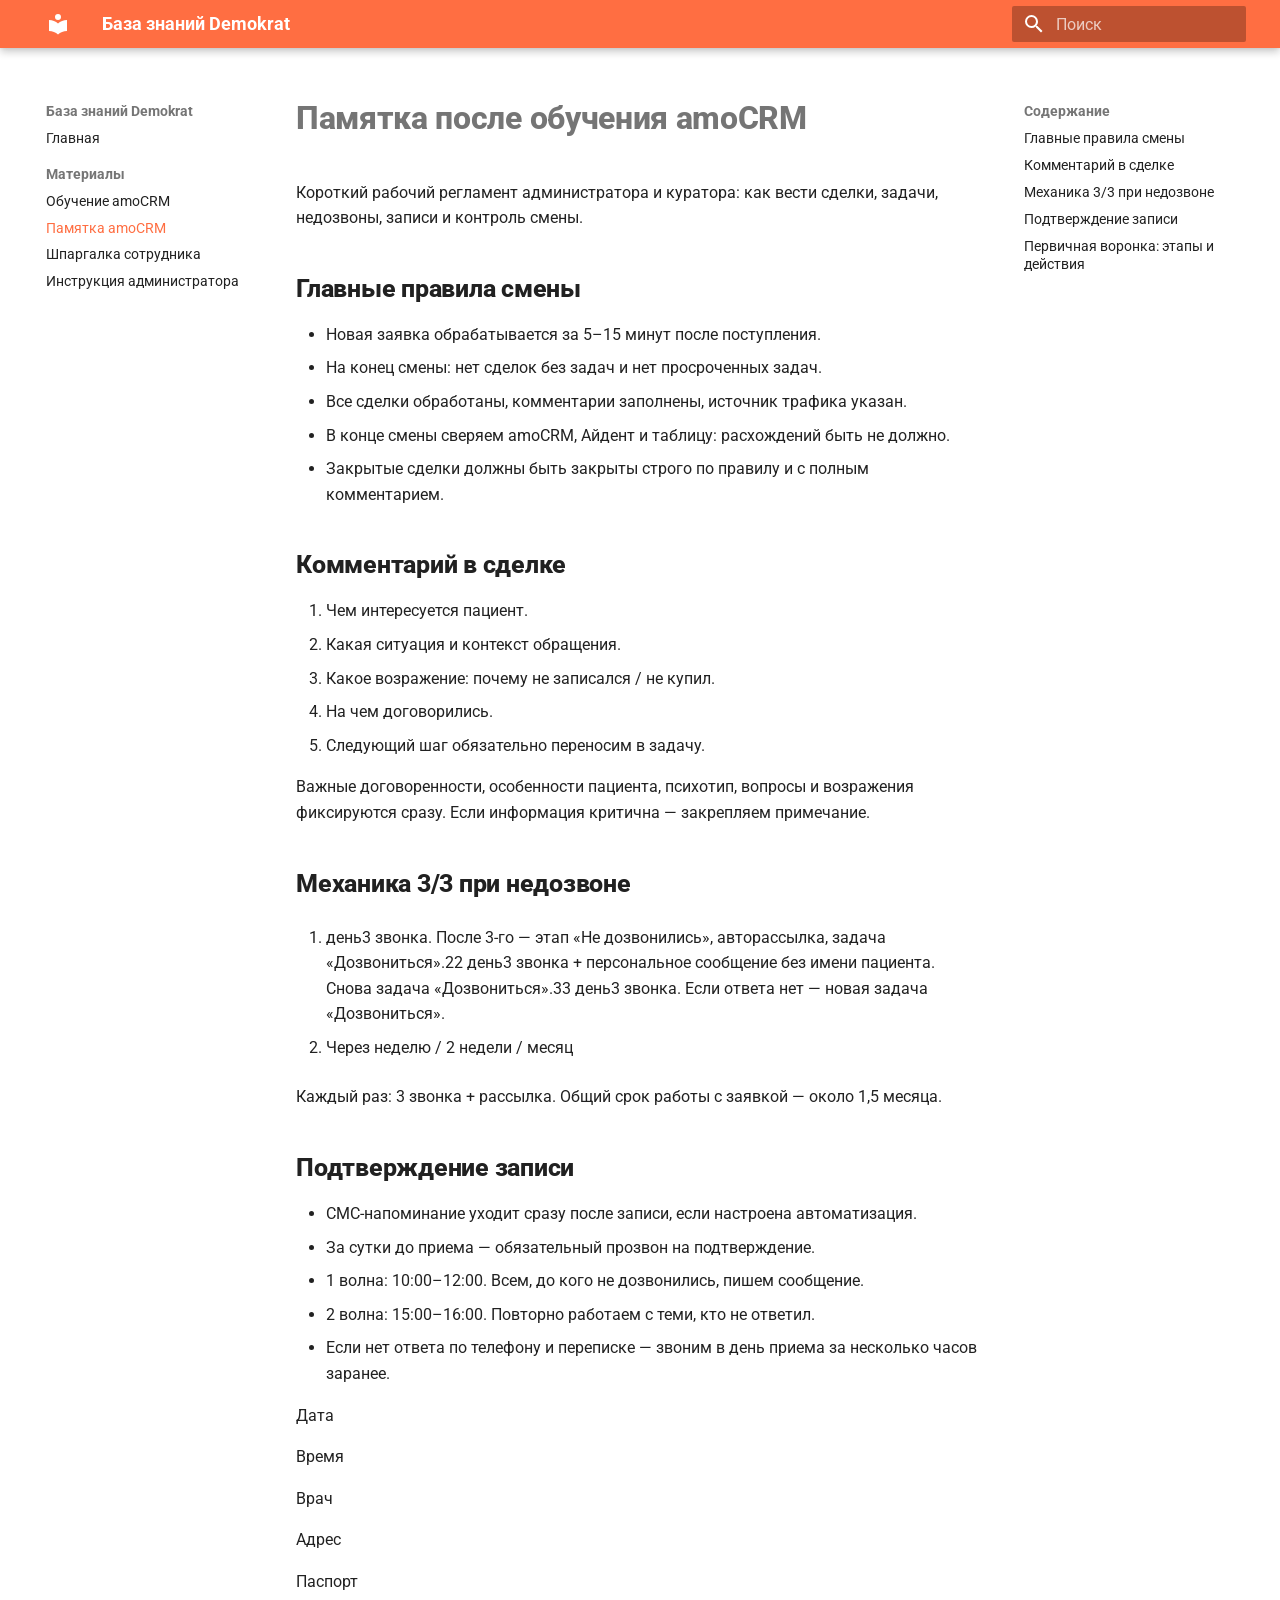
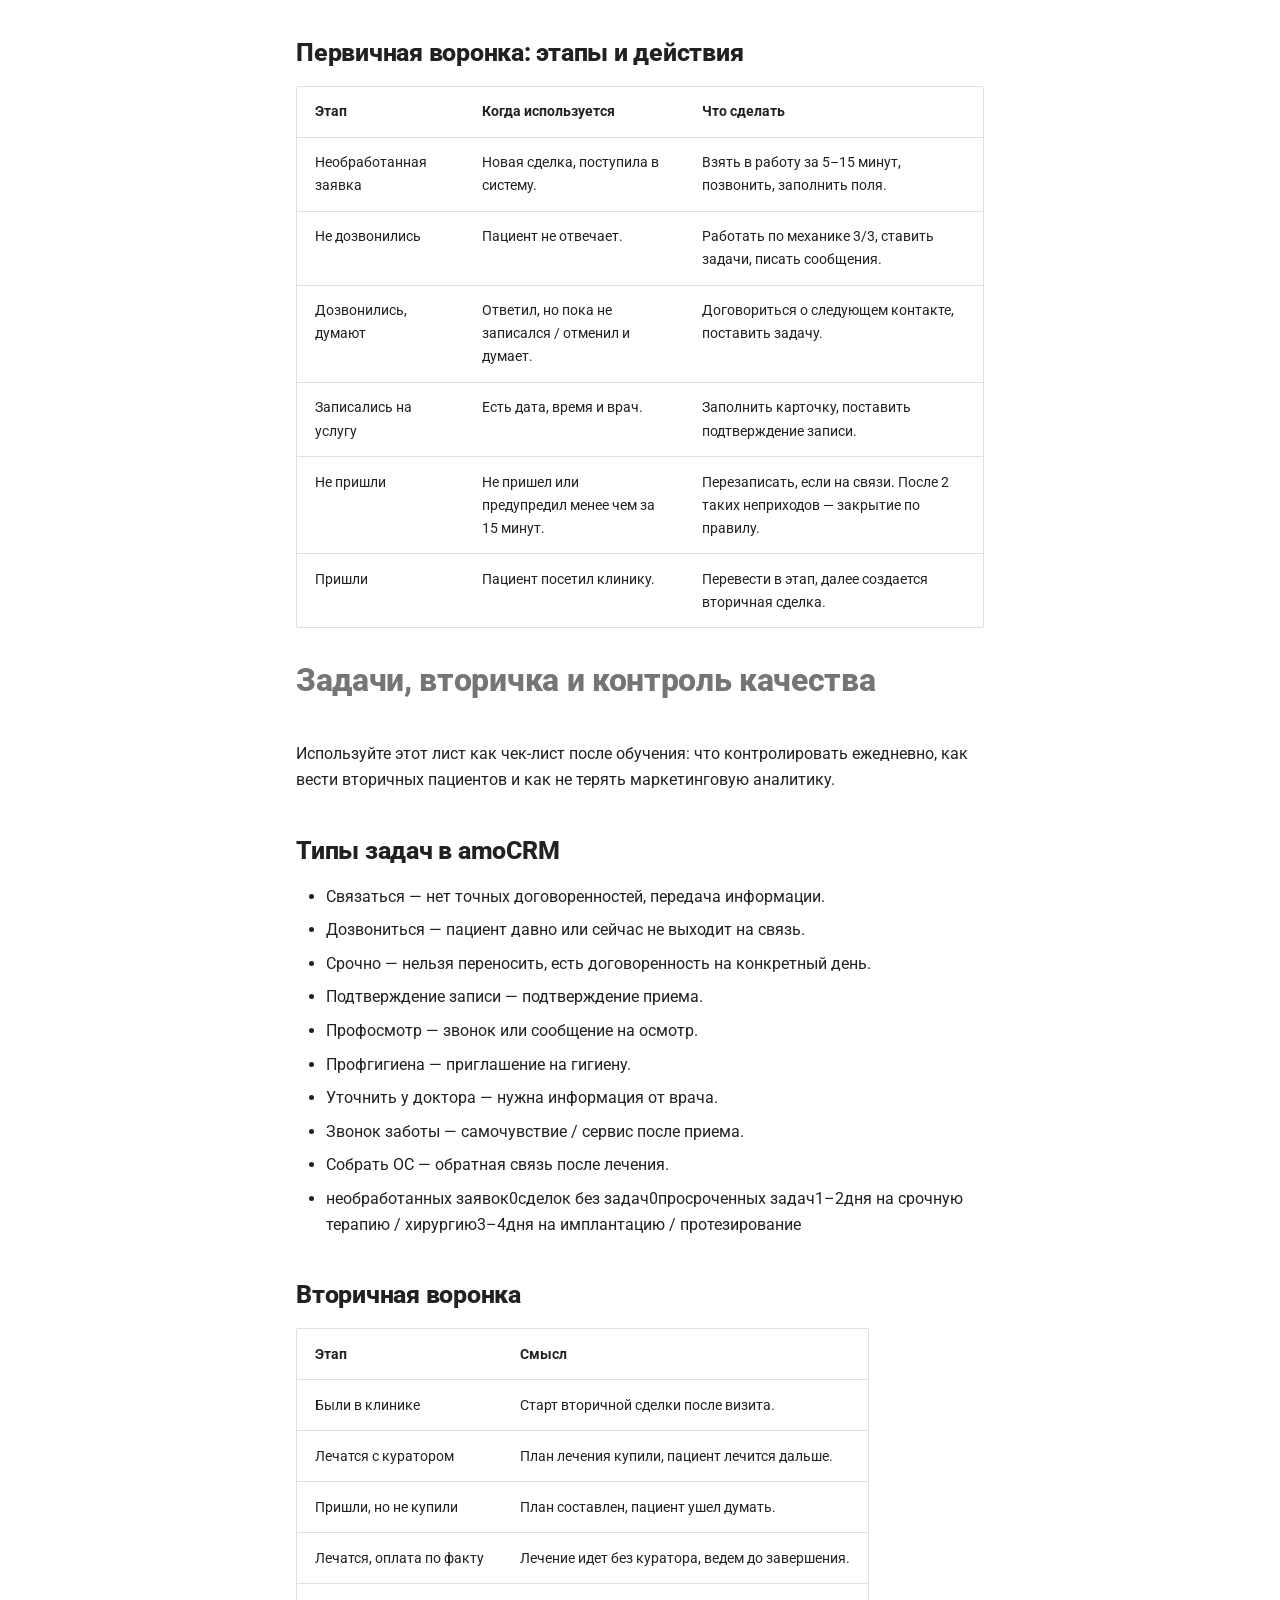
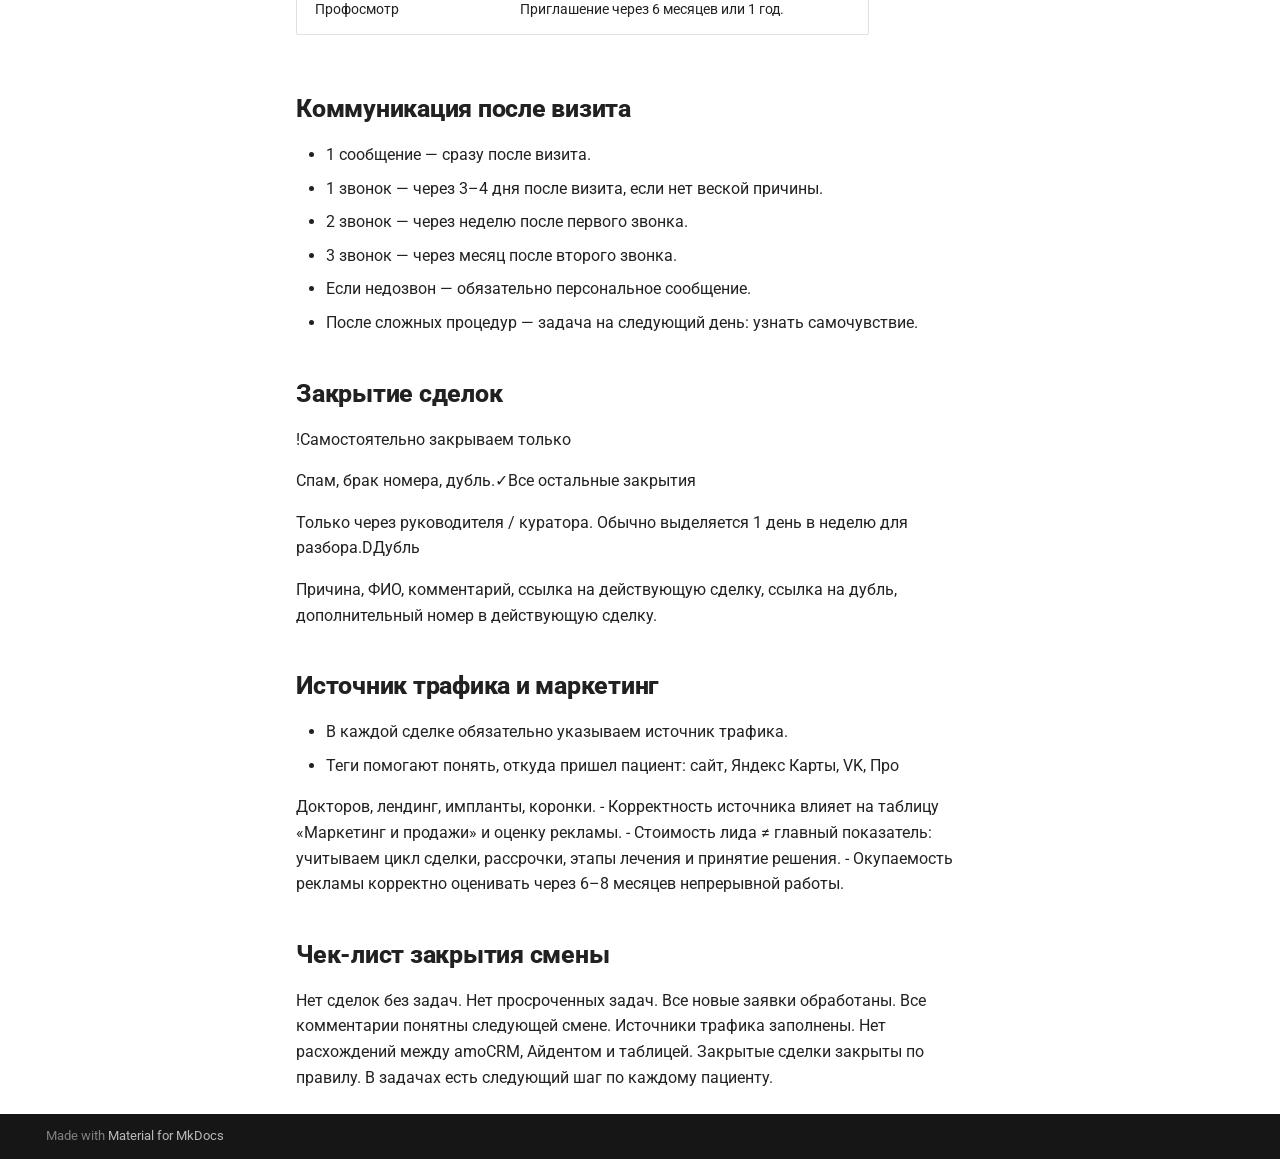
<file: site/amoCRM-memo/index.html>
<!doctype html>
<html lang="ru" class="no-js">
  <head>
    
      <meta charset="utf-8">
      <meta name="viewport" content="width=device-width,initial-scale=1">
      
        <meta name="description" content="Обучающие материалы Demokrat по amoCRM">
      
      
      
      
        <link rel="prev" href="../amoCRM-training/">
      
      
        <link rel="next" href="../employee-cheatsheet/">
      
      
        
      
      
      <link rel="icon" href="../assets/images/favicon.png">
      <meta name="generator" content="mkdocs-1.6.1, mkdocs-material-9.7.6">
    
    
      
        <title>Памятка amoCRM - База знаний Demokrat</title>
      
    
    
      <link rel="stylesheet" href="../assets/stylesheets/main.484c7ddc.min.css">
      
        
        <link rel="stylesheet" href="../assets/stylesheets/palette.ab4e12ef.min.css">
      
      


    
    
      
    
    
      
        
        
        <link rel="preconnect" href="https://fonts.gstatic.com" crossorigin>
        <link rel="stylesheet" href="https://fonts.googleapis.com/css?family=Roboto:300,300i,400,400i,700,700i%7CRoboto+Mono:400,400i,700,700i&display=fallback">
        <style>:root{--md-text-font:"Roboto";--md-code-font:"Roboto Mono"}</style>
      
    
    
      <link rel="stylesheet" href="../assets/site.css">
    
    <script>__md_scope=new URL("..",location),__md_hash=e=>[...e].reduce(((e,_)=>(e<<5)-e+_.charCodeAt(0)),0),__md_get=(e,_=localStorage,t=__md_scope)=>JSON.parse(_.getItem(t.pathname+"."+e)),__md_set=(e,_,t=localStorage,a=__md_scope)=>{try{t.setItem(a.pathname+"."+e,JSON.stringify(_))}catch(e){}}</script>
    
      

    
    
  </head>
  
  
    
    
    
    
    
    <body dir="ltr" data-md-color-scheme="default" data-md-color-primary="deep-orange" data-md-color-accent="orange">
  
    
    <input class="md-toggle" data-md-toggle="drawer" type="checkbox" id="__drawer" autocomplete="off">
    <input class="md-toggle" data-md-toggle="search" type="checkbox" id="__search" autocomplete="off">
    <label class="md-overlay" for="__drawer"></label>
    <div data-md-component="skip">
      
        
        <a href="#amocrm" class="md-skip">
          Перейти к содержанию
        </a>
      
    </div>
    <div data-md-component="announce">
      
    </div>
    
    
      

  

<header class="md-header md-header--shadow" data-md-component="header">
  <nav class="md-header__inner md-grid" aria-label="Верхний колонтитул">
    <a href=".." title="База знаний Demokrat" class="md-header__button md-logo" aria-label="База знаний Demokrat" data-md-component="logo">
      
  
  <svg xmlns="http://www.w3.org/2000/svg" viewBox="0 0 24 24"><path d="M12 8a3 3 0 0 0 3-3 3 3 0 0 0-3-3 3 3 0 0 0-3 3 3 3 0 0 0 3 3m0 3.54C9.64 9.35 6.5 8 3 8v11c3.5 0 6.64 1.35 9 3.54 2.36-2.19 5.5-3.54 9-3.54V8c-3.5 0-6.64 1.35-9 3.54"/></svg>

    </a>
    <label class="md-header__button md-icon" for="__drawer">
      
      <svg xmlns="http://www.w3.org/2000/svg" viewBox="0 0 24 24"><path d="M3 6h18v2H3zm0 5h18v2H3zm0 5h18v2H3z"/></svg>
    </label>
    <div class="md-header__title" data-md-component="header-title">
      <div class="md-header__ellipsis">
        <div class="md-header__topic">
          <span class="md-ellipsis">
            База знаний Demokrat
          </span>
        </div>
        <div class="md-header__topic" data-md-component="header-topic">
          <span class="md-ellipsis">
            
              Памятка amoCRM
            
          </span>
        </div>
      </div>
    </div>
    
      
    
    
    
    
      
      
        <label class="md-header__button md-icon" for="__search">
          
          <svg xmlns="http://www.w3.org/2000/svg" viewBox="0 0 24 24"><path d="M9.5 3A6.5 6.5 0 0 1 16 9.5c0 1.61-.59 3.09-1.56 4.23l.27.27h.79l5 5-1.5 1.5-5-5v-.79l-.27-.27A6.52 6.52 0 0 1 9.5 16 6.5 6.5 0 0 1 3 9.5 6.5 6.5 0 0 1 9.5 3m0 2C7 5 5 7 5 9.5S7 14 9.5 14 14 12 14 9.5 12 5 9.5 5"/></svg>
        </label>
        <div class="md-search" data-md-component="search" role="dialog">
  <label class="md-search__overlay" for="__search"></label>
  <div class="md-search__inner" role="search">
    <form class="md-search__form" name="search">
      <input type="text" class="md-search__input" name="query" aria-label="Поиск" placeholder="Поиск" autocapitalize="off" autocorrect="off" autocomplete="off" spellcheck="false" data-md-component="search-query" required>
      <label class="md-search__icon md-icon" for="__search">
        
        <svg xmlns="http://www.w3.org/2000/svg" viewBox="0 0 24 24"><path d="M9.5 3A6.5 6.5 0 0 1 16 9.5c0 1.61-.59 3.09-1.56 4.23l.27.27h.79l5 5-1.5 1.5-5-5v-.79l-.27-.27A6.52 6.52 0 0 1 9.5 16 6.5 6.5 0 0 1 3 9.5 6.5 6.5 0 0 1 9.5 3m0 2C7 5 5 7 5 9.5S7 14 9.5 14 14 12 14 9.5 12 5 9.5 5"/></svg>
        
        <svg xmlns="http://www.w3.org/2000/svg" viewBox="0 0 24 24"><path d="M20 11v2H8l5.5 5.5-1.42 1.42L4.16 12l7.92-7.92L13.5 5.5 8 11z"/></svg>
      </label>
      <nav class="md-search__options" aria-label="Поиск">
        
        <button type="reset" class="md-search__icon md-icon" title="Очистить" aria-label="Очистить" tabindex="-1">
          
          <svg xmlns="http://www.w3.org/2000/svg" viewBox="0 0 24 24"><path d="M19 6.41 17.59 5 12 10.59 6.41 5 5 6.41 10.59 12 5 17.59 6.41 19 12 13.41 17.59 19 19 17.59 13.41 12z"/></svg>
        </button>
      </nav>
      
        <div class="md-search__suggest" data-md-component="search-suggest"></div>
      
    </form>
    <div class="md-search__output">
      <div class="md-search__scrollwrap" tabindex="0" data-md-scrollfix>
        <div class="md-search-result" data-md-component="search-result">
          <div class="md-search-result__meta">
            Инициализация поиска
          </div>
          <ol class="md-search-result__list" role="presentation"></ol>
        </div>
      </div>
    </div>
  </div>
</div>
      
    
    
  </nav>
  
</header>
    
    <div class="md-container" data-md-component="container">
      
      
        
          
        
      
      <main class="md-main" data-md-component="main">
        <div class="md-main__inner md-grid">
          
            
              
              <div class="md-sidebar md-sidebar--primary" data-md-component="sidebar" data-md-type="navigation" >
                <div class="md-sidebar__scrollwrap">
                  <div class="md-sidebar__inner">
                    



<nav class="md-nav md-nav--primary" aria-label="Навигация" data-md-level="0">
  <label class="md-nav__title" for="__drawer">
    <a href=".." title="База знаний Demokrat" class="md-nav__button md-logo" aria-label="База знаний Demokrat" data-md-component="logo">
      
  
  <svg xmlns="http://www.w3.org/2000/svg" viewBox="0 0 24 24"><path d="M12 8a3 3 0 0 0 3-3 3 3 0 0 0-3-3 3 3 0 0 0-3 3 3 3 0 0 0 3 3m0 3.54C9.64 9.35 6.5 8 3 8v11c3.5 0 6.64 1.35 9 3.54 2.36-2.19 5.5-3.54 9-3.54V8c-3.5 0-6.64 1.35-9 3.54"/></svg>

    </a>
    База знаний Demokrat
  </label>
  
  <ul class="md-nav__list" data-md-scrollfix>
    
      
      
  
  
  
  
    <li class="md-nav__item">
      <a href=".." class="md-nav__link">
        
  
  
  <span class="md-ellipsis">
    
  
    Главная
  

    
  </span>
  
  

      </a>
    </li>
  

    
      
      
  
  
    
  
  
  
    
    
    
    
      
        
        
      
    
    
    <li class="md-nav__item md-nav__item--active md-nav__item--section md-nav__item--nested">
      
        
        
        <input class="md-nav__toggle md-toggle " type="checkbox" id="__nav_2" checked>
        
          
          <label class="md-nav__link" for="__nav_2" id="__nav_2_label" tabindex="">
            
  
  
  <span class="md-ellipsis">
    
  
    Материалы
  

    
  </span>
  
  

            <span class="md-nav__icon md-icon"></span>
          </label>
        
        <nav class="md-nav" data-md-level="1" aria-labelledby="__nav_2_label" aria-expanded="true">
          <label class="md-nav__title" for="__nav_2">
            <span class="md-nav__icon md-icon"></span>
            
  
    Материалы
  

          </label>
          <ul class="md-nav__list" data-md-scrollfix>
            
              
                
  
  
  
  
    <li class="md-nav__item">
      <a href="../amoCRM-training/" class="md-nav__link">
        
  
  
  <span class="md-ellipsis">
    
  
    Обучение amoCRM
  

    
  </span>
  
  

      </a>
    </li>
  

              
            
              
                
  
  
    
  
  
  
    <li class="md-nav__item md-nav__item--active">
      
      <input class="md-nav__toggle md-toggle" type="checkbox" id="__toc">
      
      
        
      
      
        <label class="md-nav__link md-nav__link--active" for="__toc">
          
  
  
  <span class="md-ellipsis">
    
  
    Памятка amoCRM
  

    
  </span>
  
  

          <span class="md-nav__icon md-icon"></span>
        </label>
      
      <a href="./" class="md-nav__link md-nav__link--active">
        
  
  
  <span class="md-ellipsis">
    
  
    Памятка amoCRM
  

    
  </span>
  
  

      </a>
      
        

<nav class="md-nav md-nav--secondary" aria-label="Содержание">
  
  
  
    
  
  
    <label class="md-nav__title" for="__toc">
      <span class="md-nav__icon md-icon"></span>
      Содержание
    </label>
    <ul class="md-nav__list" data-md-component="toc" data-md-scrollfix>
      
        <li class="md-nav__item">
  <a href="#_1" class="md-nav__link">
    <span class="md-ellipsis">
      
        Главные правила смены
      
    </span>
  </a>
  
</li>
      
        <li class="md-nav__item">
  <a href="#_2" class="md-nav__link">
    <span class="md-ellipsis">
      
        Комментарий в сделке
      
    </span>
  </a>
  
</li>
      
        <li class="md-nav__item">
  <a href="#33" class="md-nav__link">
    <span class="md-ellipsis">
      
        Механика 3/3 при недозвоне
      
    </span>
  </a>
  
</li>
      
        <li class="md-nav__item">
  <a href="#_3" class="md-nav__link">
    <span class="md-ellipsis">
      
        Подтверждение записи
      
    </span>
  </a>
  
</li>
      
        <li class="md-nav__item">
  <a href="#_4" class="md-nav__link">
    <span class="md-ellipsis">
      
        Первичная воронка: этапы и действия
      
    </span>
  </a>
  
</li>
      
    </ul>
  
</nav>
      
    </li>
  

              
            
              
                
  
  
  
  
    <li class="md-nav__item">
      <a href="../employee-cheatsheet/" class="md-nav__link">
        
  
  
  <span class="md-ellipsis">
    
  
    Шпаргалка сотрудника
  

    
  </span>
  
  

      </a>
    </li>
  

              
            
              
                
  
  
  
  
    <li class="md-nav__item">
      <a href="../admin-instruction/" class="md-nav__link">
        
  
  
  <span class="md-ellipsis">
    
  
    Инструкция администратора
  

    
  </span>
  
  

      </a>
    </li>
  

              
            
          </ul>
        </nav>
      
    </li>
  

    
  </ul>
</nav>
                  </div>
                </div>
              </div>
            
            
              
              <div class="md-sidebar md-sidebar--secondary" data-md-component="sidebar" data-md-type="toc" >
                <div class="md-sidebar__scrollwrap">
                  <div class="md-sidebar__inner">
                    

<nav class="md-nav md-nav--secondary" aria-label="Содержание">
  
  
  
    
  
  
    <label class="md-nav__title" for="__toc">
      <span class="md-nav__icon md-icon"></span>
      Содержание
    </label>
    <ul class="md-nav__list" data-md-component="toc" data-md-scrollfix>
      
        <li class="md-nav__item">
  <a href="#_1" class="md-nav__link">
    <span class="md-ellipsis">
      
        Главные правила смены
      
    </span>
  </a>
  
</li>
      
        <li class="md-nav__item">
  <a href="#_2" class="md-nav__link">
    <span class="md-ellipsis">
      
        Комментарий в сделке
      
    </span>
  </a>
  
</li>
      
        <li class="md-nav__item">
  <a href="#33" class="md-nav__link">
    <span class="md-ellipsis">
      
        Механика 3/3 при недозвоне
      
    </span>
  </a>
  
</li>
      
        <li class="md-nav__item">
  <a href="#_3" class="md-nav__link">
    <span class="md-ellipsis">
      
        Подтверждение записи
      
    </span>
  </a>
  
</li>
      
        <li class="md-nav__item">
  <a href="#_4" class="md-nav__link">
    <span class="md-ellipsis">
      
        Первичная воронка: этапы и действия
      
    </span>
  </a>
  
</li>
      
    </ul>
  
</nav>
                  </div>
                </div>
              </div>
            
          
          
            <div class="md-content" data-md-component="content">
              
              <article class="md-content__inner md-typeset">
                
                  



<h1 id="amocrm">Памятка после обучения amoCRM<a class="headerlink" href="#amocrm" title="Permanent link">&para;</a></h1>
<p>Короткий рабочий регламент администратора и куратора: как вести сделки, задачи, недозвоны, записи и контроль смены.</p>
<h2 id="_1">Главные правила смены<a class="headerlink" href="#_1" title="Permanent link">&para;</a></h2>
<ul>
<li>Новая заявка обрабатывается за 5–15 минут после поступления.</li>
<li>На конец смены: нет сделок без задач и нет просроченных задач.</li>
<li>Все сделки обработаны, комментарии заполнены, источник трафика указан.</li>
<li>В конце смены сверяем amoCRM, Айдент и таблицу: расхождений быть не должно.</li>
<li>Закрытые сделки должны быть закрыты строго по правилу и с полным комментарием.</li>
</ul>
<h2 id="_2">Комментарий в сделке<a class="headerlink" href="#_2" title="Permanent link">&para;</a></h2>
<ol>
<li>Чем интересуется пациент.</li>
<li>Какая ситуация и контекст обращения.</li>
<li>Какое возражение: почему не записался / не купил.</li>
<li>На чем договорились.</li>
<li>Следующий шаг обязательно переносим в задачу.</li>
</ol>
<p>Важные договоренности, особенности пациента, психотип, вопросы и возражения фиксируются сразу. Если информация критична — закрепляем примечание.</p>
<h2 id="33">Механика 3/3 при недозвоне<a class="headerlink" href="#33" title="Permanent link">&para;</a></h2>
<ol>
<li>
<p>день3 звонка. После 3-го — этап «Не дозвонились», авторассылка, задача «Дозвониться».22 день3 звонка + персональное сообщение без имени пациента. Снова задача «Дозвониться».33 день3 звонка. Если ответа нет — новая задача «Дозвониться».</p>
</li>
<li>
<p>Через неделю / 2 недели / месяц</p>
</li>
</ol>
<p>Каждый раз: 3 звонка + рассылка. Общий срок работы с заявкой — около 1,5 месяца.</p>
<h2 id="_3">Подтверждение записи<a class="headerlink" href="#_3" title="Permanent link">&para;</a></h2>
<ul>
<li>СМС-напоминание уходит сразу после записи, если настроена автоматизация.</li>
<li>За сутки до приема — обязательный прозвон на подтверждение.</li>
<li>1 волна: 10:00–12:00. Всем, до кого не дозвонились, пишем сообщение.</li>
<li>2 волна: 15:00–16:00. Повторно работаем с теми, кто не ответил.</li>
<li>Если нет ответа по телефону и переписке — звоним в день приема за несколько часов заранее.</li>
</ul>
<p>Дата</p>
<p>Время</p>
<p>Врач</p>
<p>Адрес</p>
<p>Паспорт</p>
<h2 id="_4">Первичная воронка: этапы и действия<a class="headerlink" href="#_4" title="Permanent link">&para;</a></h2>
<table>
<thead>
<tr>
<th>Этап</th>
<th>Когда используется</th>
<th>Что сделать</th>
</tr>
</thead>
<tbody>
<tr>
<td>Необработанная заявка</td>
<td>Новая сделка, поступила в систему.</td>
<td>Взять в работу за 5–15 минут, позвонить, заполнить поля.</td>
</tr>
<tr>
<td>Не дозвонились</td>
<td>Пациент не отвечает.</td>
<td>Работать по механике 3/3, ставить задачи, писать сообщения.</td>
</tr>
<tr>
<td>Дозвонились, думают</td>
<td>Ответил, но пока не записался / отменил и думает.</td>
<td>Договориться о следующем контакте, поставить задачу.</td>
</tr>
<tr>
<td>Записались на услугу</td>
<td>Есть дата, время и врач.</td>
<td>Заполнить карточку, поставить подтверждение записи.</td>
</tr>
<tr>
<td>Не пришли</td>
<td>Не пришел или предупредил менее чем за 15 минут.</td>
<td>Перезаписать, если на связи. После 2 таких неприходов — закрытие по правилу.</td>
</tr>
<tr>
<td>Пришли</td>
<td>Пациент посетил клинику.</td>
<td>Перевести в этап, далее создается вторичная сделка.</td>
</tr>
</tbody>
</table>
<h1 id="_5">Задачи, вторичка и контроль качества<a class="headerlink" href="#_5" title="Permanent link">&para;</a></h1>
<p>Используйте этот лист как чек-лист после обучения: что контролировать ежедневно, как вести вторичных пациентов и как не терять маркетинговую аналитику.</p>
<h2 id="amocrm_1">Типы задач в amoCRM<a class="headerlink" href="#amocrm_1" title="Permanent link">&para;</a></h2>
<ul>
<li>Связаться — нет точных договоренностей, передача информации.</li>
<li>Дозвониться — пациент давно или сейчас не выходит на связь.</li>
<li>
<p>Срочно — нельзя переносить, есть договоренность на конкретный день.</p>
</li>
<li>
<p>Подтверждение записи — подтверждение приема.</p>
</li>
<li>Профосмотр — звонок или сообщение на осмотр.</li>
<li>
<p>Профгигиена — приглашение на гигиену.</p>
</li>
<li>
<p>Уточнить у доктора — нужна информация от врача.</p>
</li>
<li>Звонок заботы — самочувствие / сервис после приема.</li>
<li>Собрать ОС — обратная связь после лечения.</li>
<li>необработанных заявок0сделок без задач0просроченных задач1–2дня на срочную терапию / хирургию3–4дня на имплантацию / протезирование</li>
</ul>
<h2 id="_6">Вторичная воронка<a class="headerlink" href="#_6" title="Permanent link">&para;</a></h2>
<table>
<thead>
<tr>
<th>Этап</th>
<th>Смысл</th>
</tr>
</thead>
<tbody>
<tr>
<td>Были в клинике</td>
<td>Старт вторичной сделки после визита.</td>
</tr>
<tr>
<td>Лечатся с куратором</td>
<td>План лечения купили, пациент лечится дальше.</td>
</tr>
<tr>
<td>Пришли, но не купили</td>
<td>План составлен, пациент ушел думать.</td>
</tr>
<tr>
<td>Лечатся, оплата по факту</td>
<td>Лечение идет без куратора, ведем до завершения.</td>
</tr>
<tr>
<td>Профосмотр</td>
<td>Приглашение через 6 месяцев или 1 год.</td>
</tr>
</tbody>
</table>
<h2 id="_7">Коммуникация после визита<a class="headerlink" href="#_7" title="Permanent link">&para;</a></h2>
<ul>
<li>1 сообщение — сразу после визита.</li>
<li>1 звонок — через 3–4 дня после визита, если нет веской причины.</li>
<li>2 звонок — через неделю после первого звонка.</li>
<li>3 звонок — через месяц после второго звонка.</li>
<li>Если недозвон — обязательно персональное сообщение.</li>
<li>После сложных процедур — задача на следующий день: узнать самочувствие.</li>
</ul>
<h2 id="_8">Закрытие сделок<a class="headerlink" href="#_8" title="Permanent link">&para;</a></h2>
<p>!Самостоятельно закрываем только</p>
<p>Спам, брак номера, дубль.✓Все остальные закрытия</p>
<p>Только через руководителя / куратора. Обычно выделяется 1 день в неделю для разбора.DДубль</p>
<p>Причина, ФИО, комментарий, ссылка на действующую сделку, ссылка на дубль, дополнительный номер в действующую сделку.</p>
<h2 id="_9">Источник трафика и маркетинг<a class="headerlink" href="#_9" title="Permanent link">&para;</a></h2>
<ul>
<li>В каждой сделке обязательно указываем источник трафика.</li>
<li>Теги помогают понять, откуда пришел пациент: сайт, Яндекс Карты, VK, Про</li>
</ul>
<p>Докторов, лендинг, импланты, коронки.
- Корректность источника влияет на таблицу «Маркетинг и продажи» и оценку рекламы.
- Стоимость лида ≠ главный показатель: учитываем цикл сделки, рассрочки, этапы лечения и принятие решения.
- Окупаемость рекламы корректно оценивать через 6–8 месяцев непрерывной работы.</p>
<h2 id="-">Чек-лист закрытия смены<a class="headerlink" href="#-" title="Permanent link">&para;</a></h2>
<p>Нет сделок без задач.
 Нет просроченных задач.
 Все новые заявки обработаны.
 Все комментарии понятны следующей смене.
 Источники трафика заполнены.
 Нет расхождений между amoCRM, Айдентом и таблицей.
 Закрытые сделки закрыты по правилу.
 В задачах есть следующий шаг по каждому пациенту.</p>












                
              </article>
            </div>
          
          
<script>var target=document.getElementById(location.hash.slice(1));target&&target.name&&(target.checked=target.name.startsWith("__tabbed_"))</script>
        </div>
        
          <button type="button" class="md-top md-icon" data-md-component="top" hidden>
  
  <svg xmlns="http://www.w3.org/2000/svg" viewBox="0 0 24 24"><path d="M13 20h-2V8l-5.5 5.5-1.42-1.42L12 4.16l7.92 7.92-1.42 1.42L13 8z"/></svg>
  К началу
</button>
        
      </main>
      
        <footer class="md-footer">
  
  <div class="md-footer-meta md-typeset">
    <div class="md-footer-meta__inner md-grid">
      <div class="md-copyright">
  
  
    Made with
    <a href="https://squidfunk.github.io/mkdocs-material/" target="_blank" rel="noopener">
      Material for MkDocs
    </a>
  
</div>
      
    </div>
  </div>
</footer>
      
    </div>
    <div class="md-dialog" data-md-component="dialog">
      <div class="md-dialog__inner md-typeset"></div>
    </div>
    
    
    
      
      
      <script id="__config" type="application/json">{"annotate": null, "base": "..", "features": ["navigation.sections", "navigation.top", "search.highlight", "search.suggest"], "search": "../assets/javascripts/workers/search.2c215733.min.js", "tags": null, "translations": {"clipboard.copied": "\u0421\u043a\u043e\u043f\u0438\u0440\u043e\u0432\u0430\u043d\u043e \u0432 \u0431\u0443\u0444\u0435\u0440", "clipboard.copy": "\u041a\u043e\u043f\u0438\u0440\u043e\u0432\u0430\u0442\u044c \u0432 \u0431\u0443\u0444\u0435\u0440", "search.result.more.one": "\u0415\u0449\u0451 1 \u043d\u0430 \u044d\u0442\u043e\u0439 \u0441\u0442\u0440\u0430\u043d\u0438\u0446\u0435", "search.result.more.other": "\u0415\u0449\u0451 # \u043d\u0430 \u044d\u0442\u043e\u0439 \u0441\u0442\u0440\u0430\u043d\u0438\u0446\u0435", "search.result.none": "\u0421\u043e\u0432\u043f\u0430\u0434\u0435\u043d\u0438\u0439 \u043d\u0435 \u043d\u0430\u0439\u0434\u0435\u043d\u043e", "search.result.one": "\u041d\u0430\u0439\u0434\u0435\u043d\u043e 1 \u0441\u043e\u0432\u043f\u0430\u0434\u0435\u043d\u0438\u0435", "search.result.other": "\u041d\u0430\u0439\u0434\u0435\u043d\u043e \u0441\u043e\u0432\u043f\u0430\u0434\u0435\u043d\u0438\u0439: #", "search.result.placeholder": "\u041d\u0430\u0447\u043d\u0438\u0442\u0435 \u043f\u0435\u0447\u0430\u0442\u0430\u0442\u044c \u0434\u043b\u044f \u043f\u043e\u0438\u0441\u043a\u0430", "search.result.term.missing": "\u041e\u0442\u0441\u0443\u0442\u0441\u0442\u0432\u0443\u0435\u0442", "select.version": "\u0412\u044b\u0431\u0435\u0440\u0438\u0442\u0435 \u0432\u0435\u0440\u0441\u0438\u044e"}, "version": null}</script>
    
    
      <script src="../assets/javascripts/bundle.79ae519e.min.js"></script>
      
    
  </body>
</html>
</file>
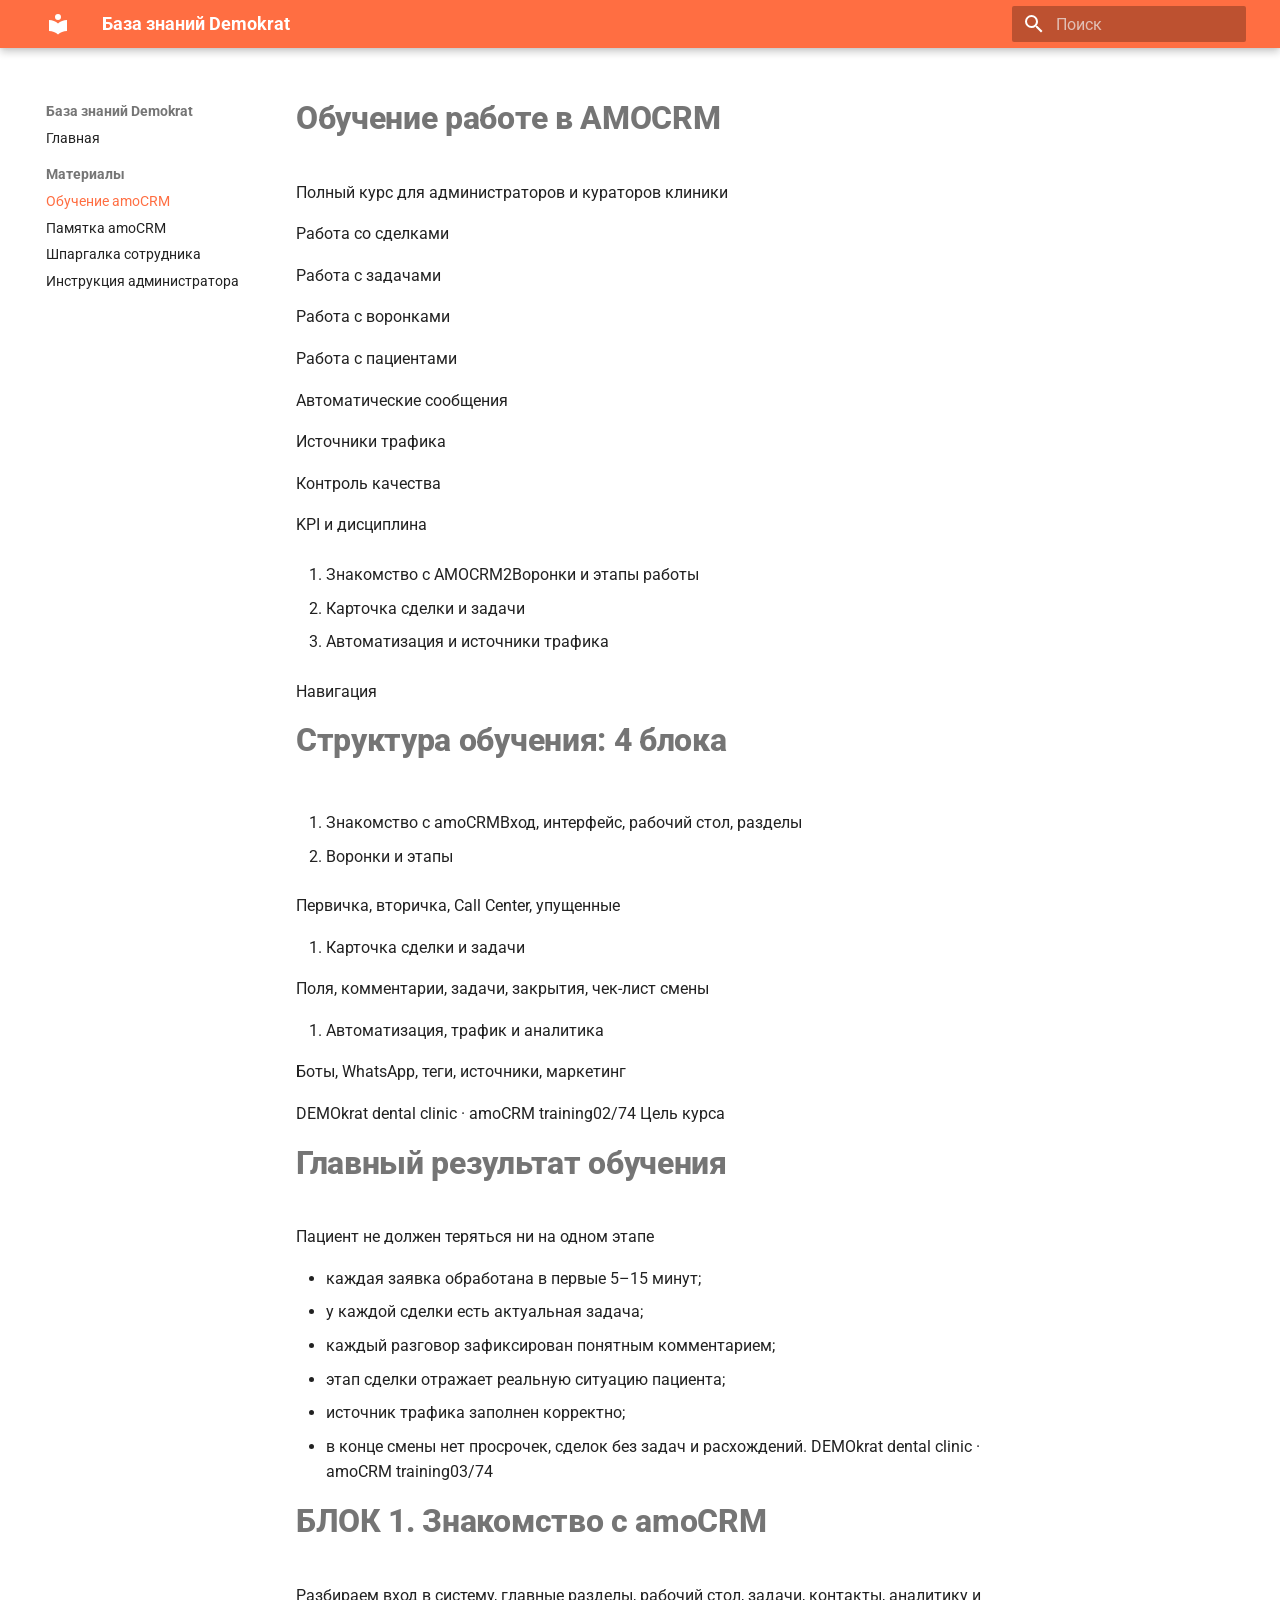
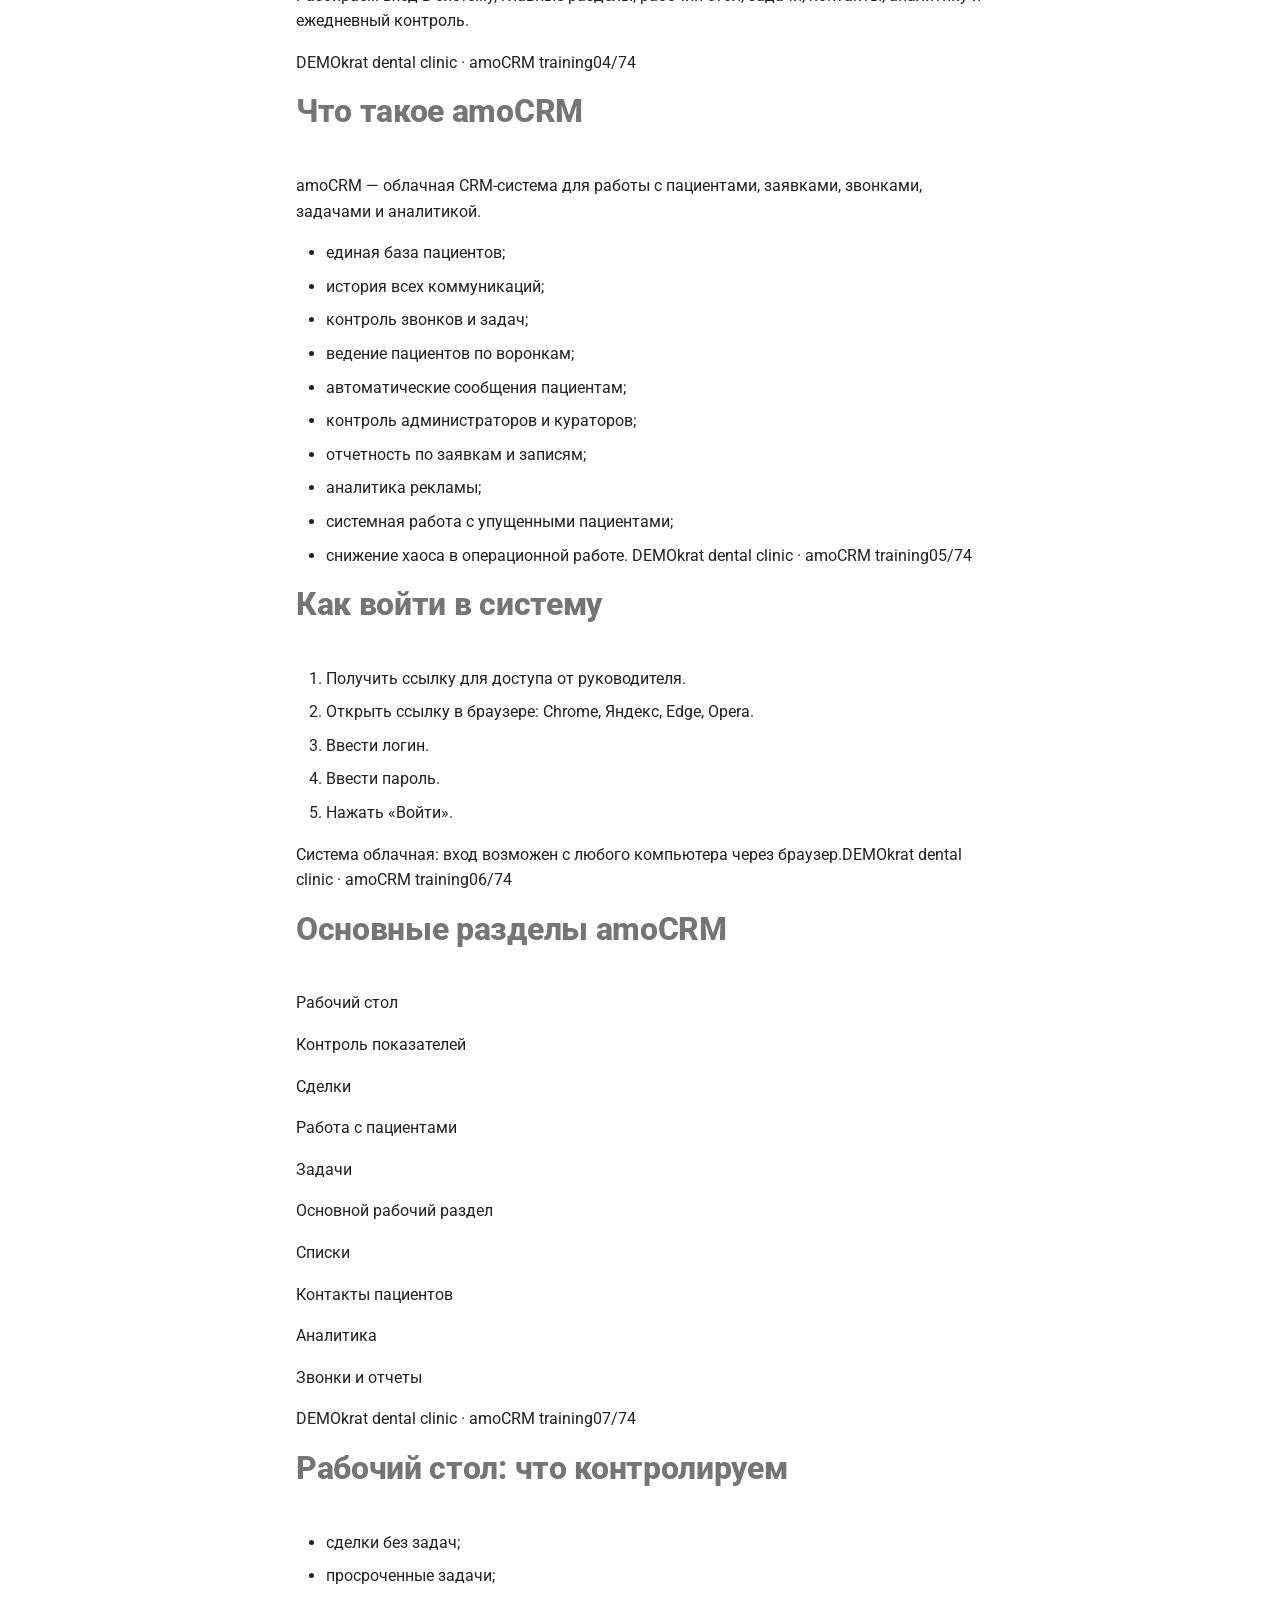
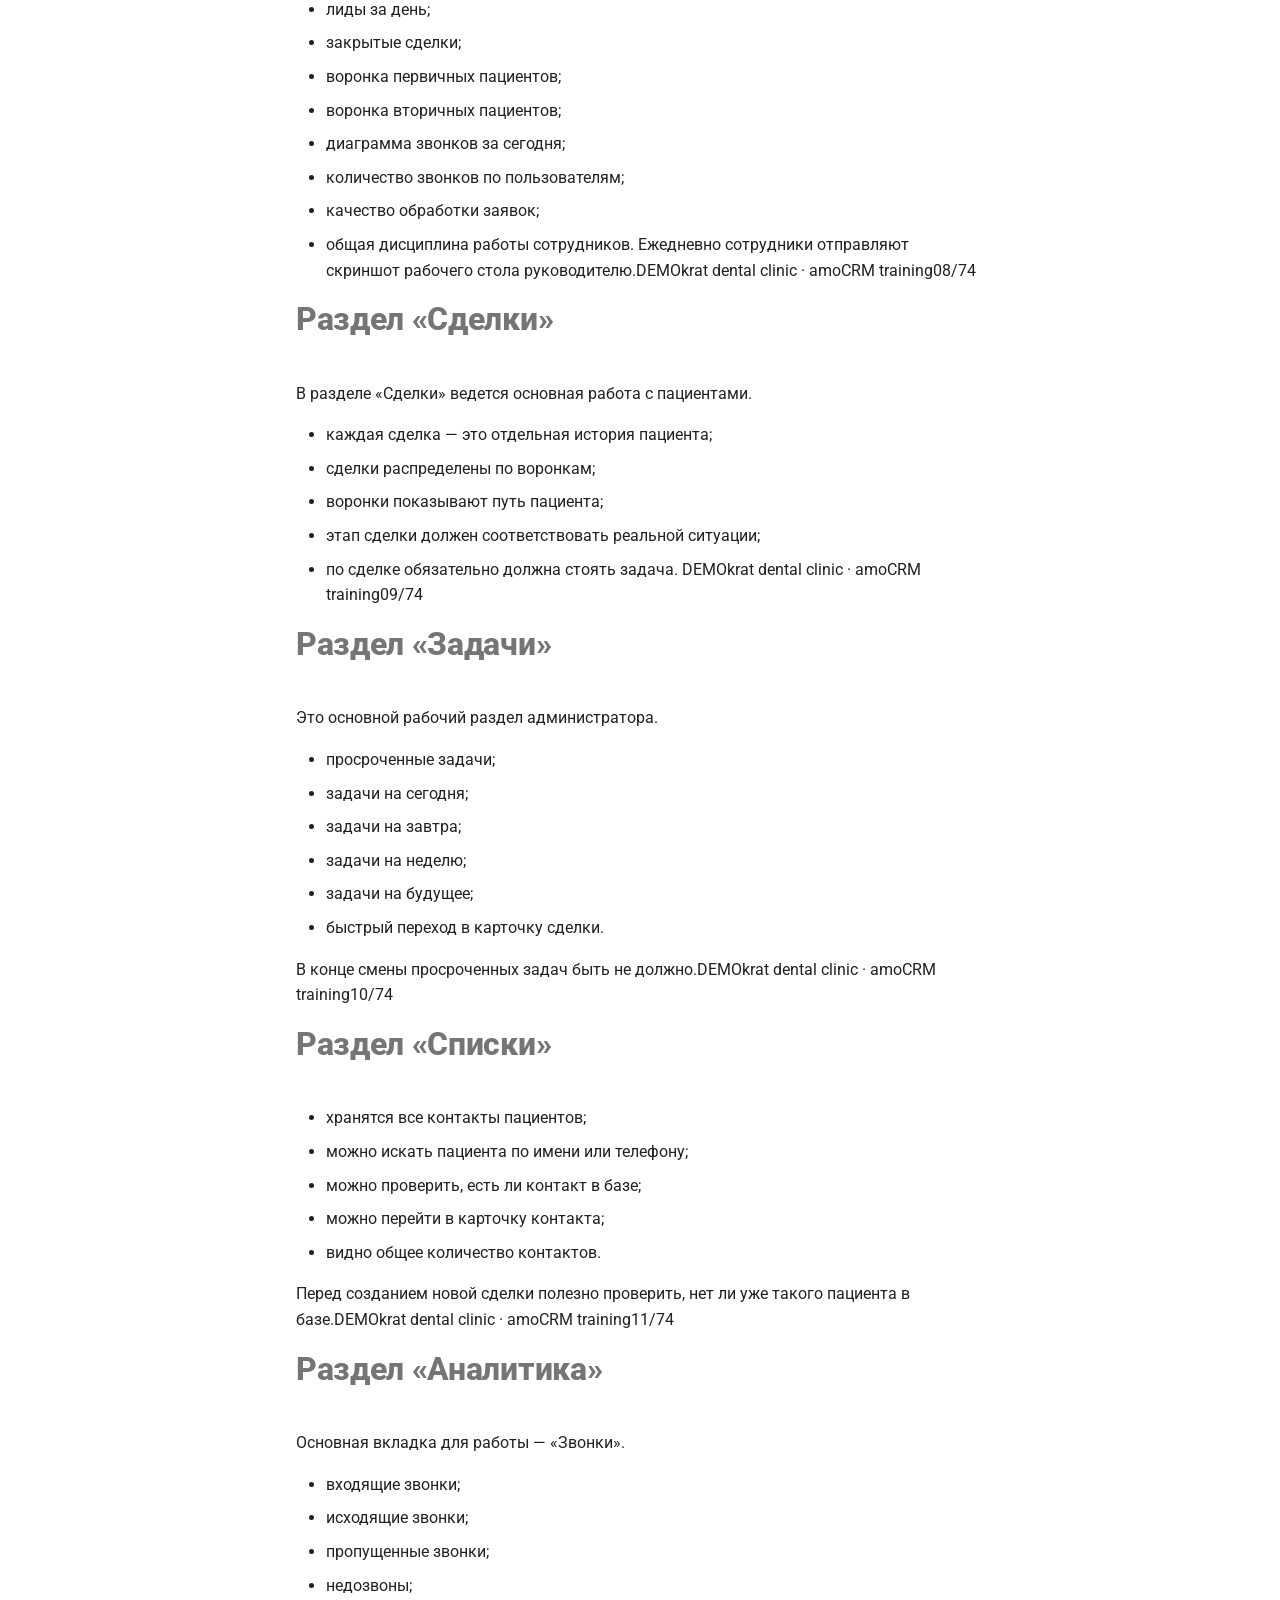
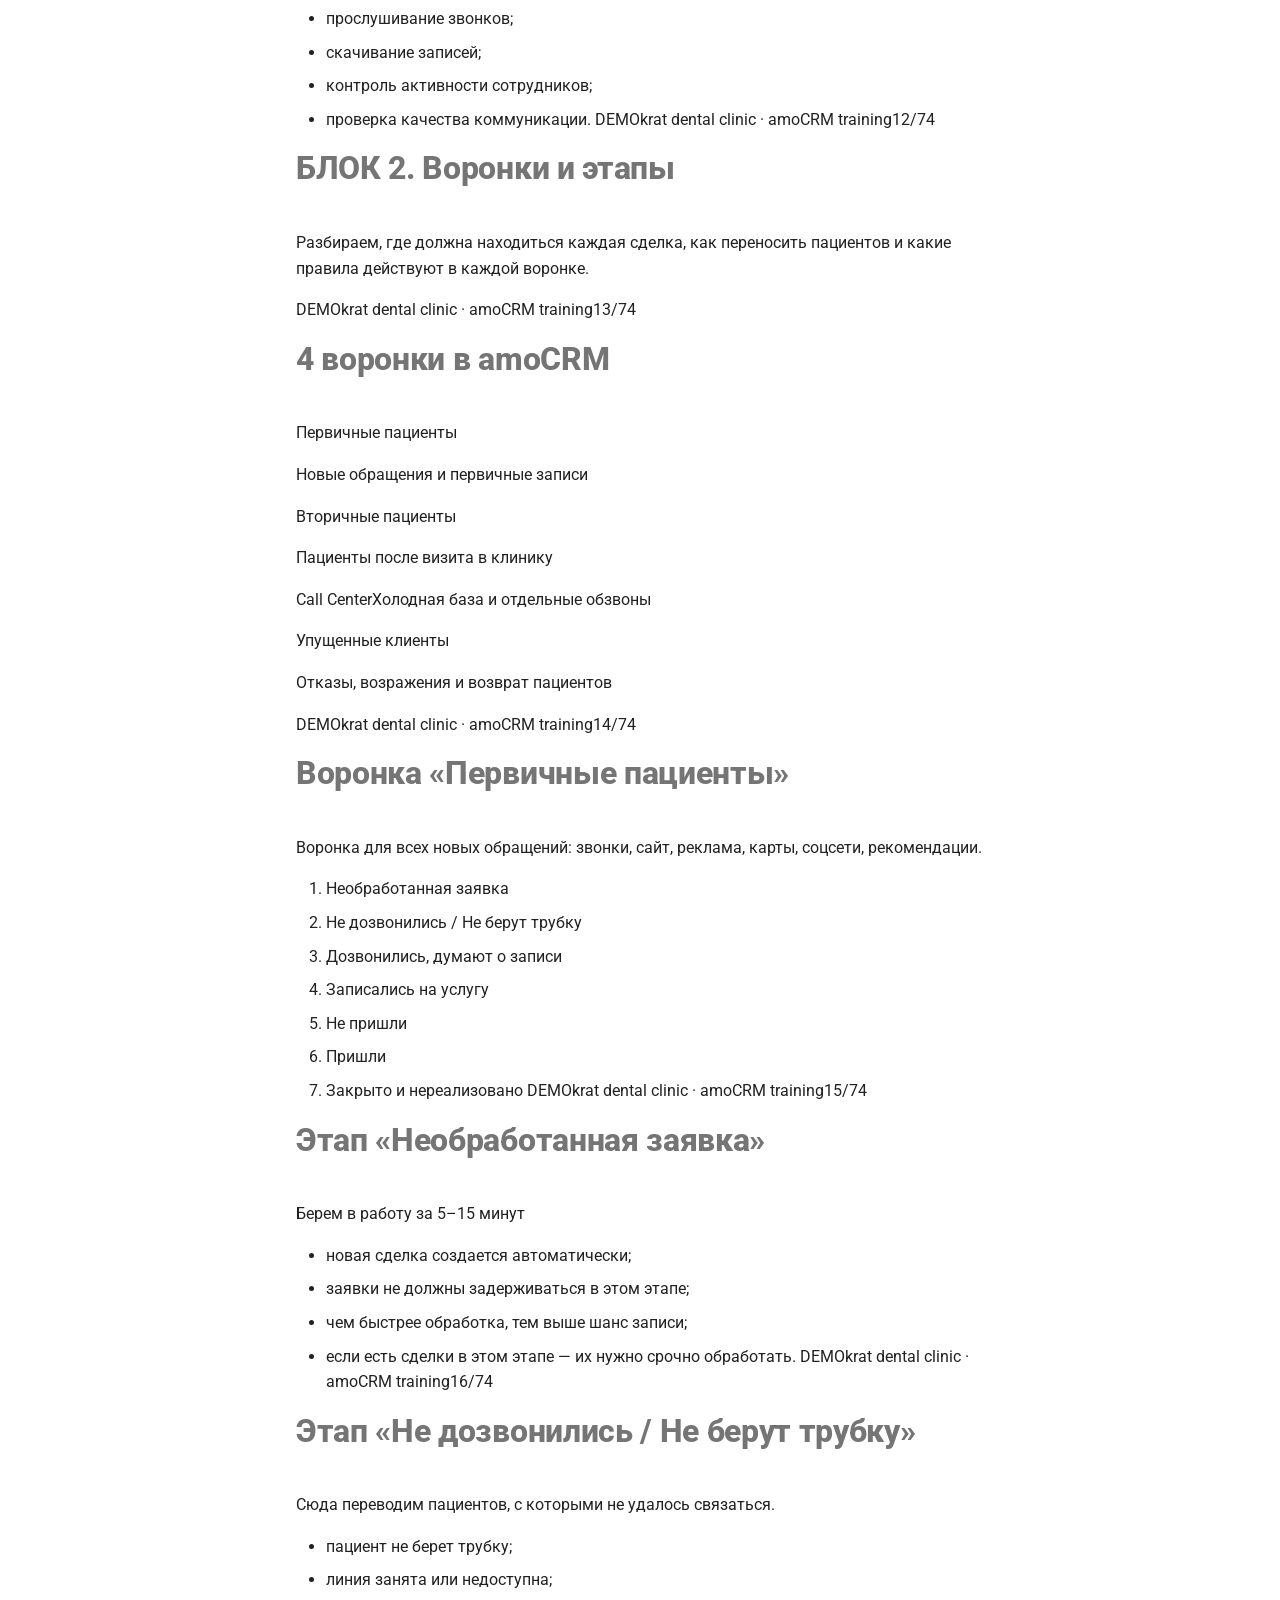
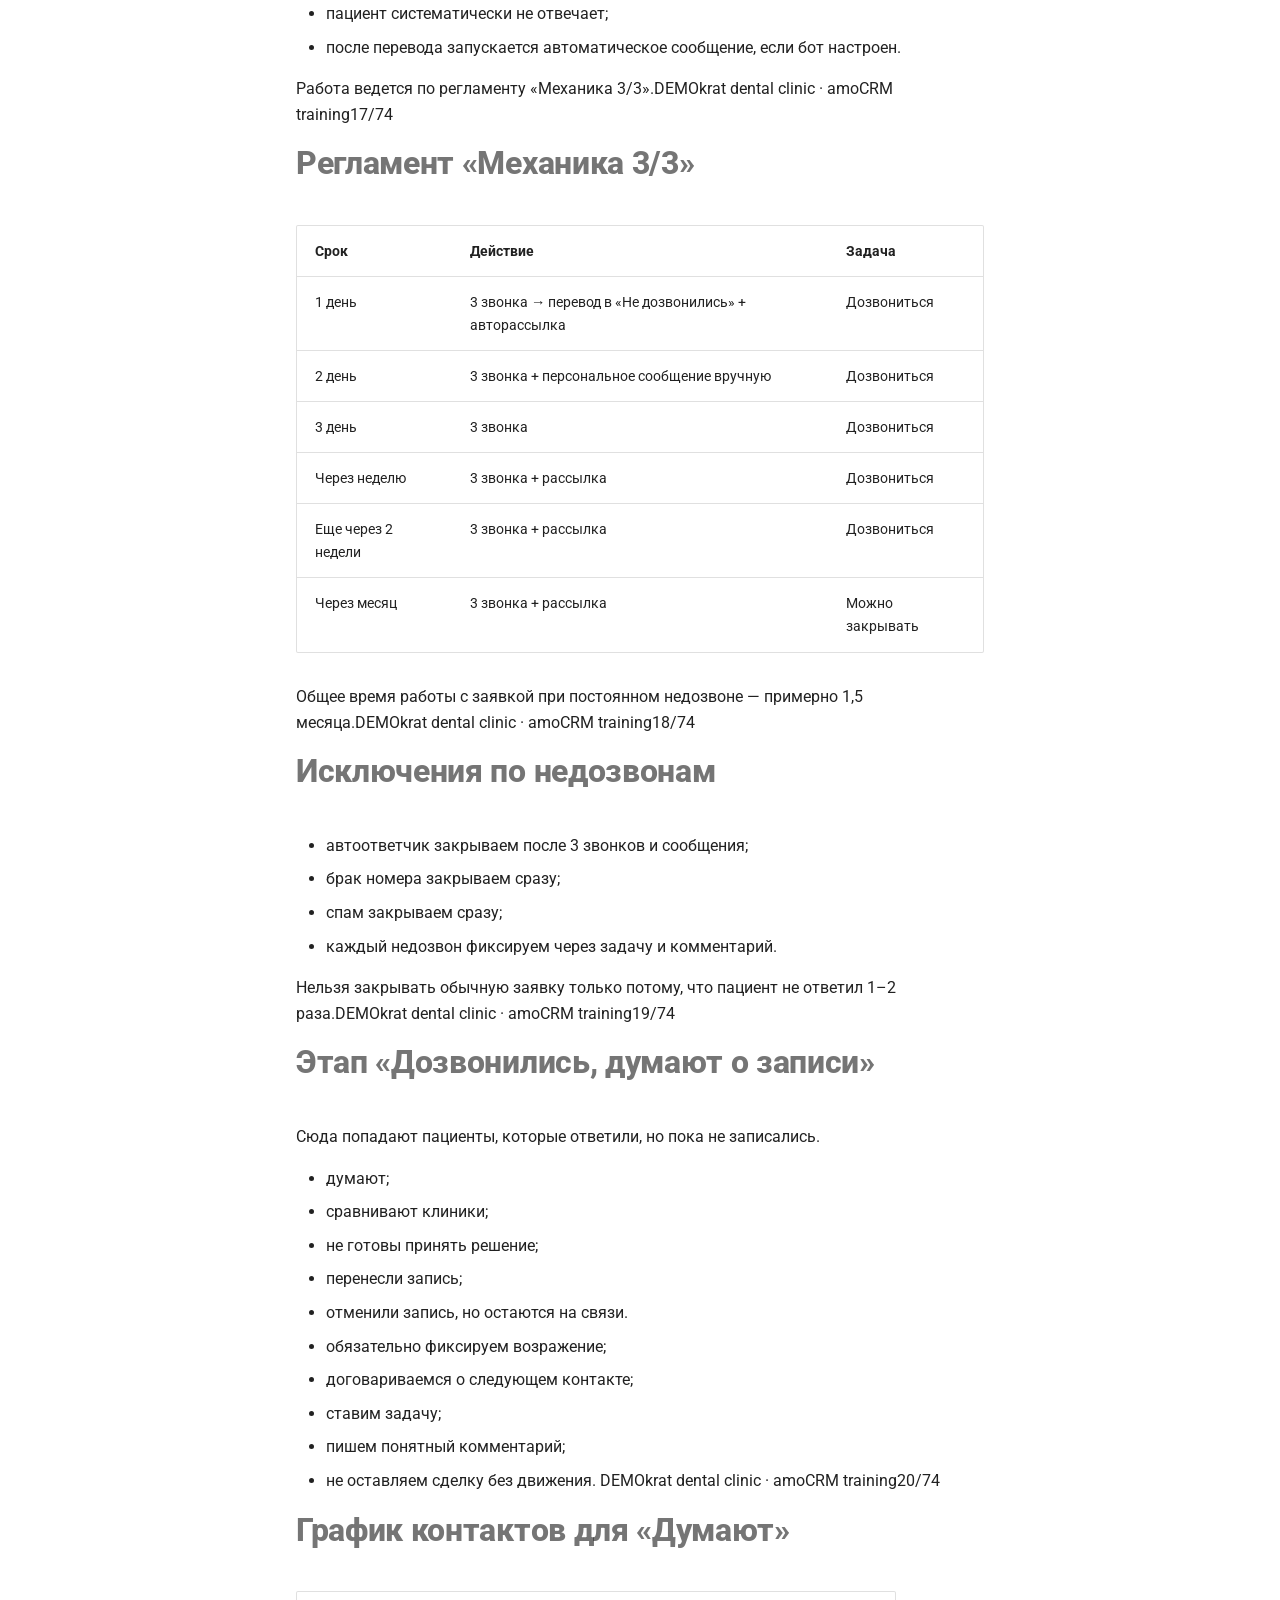
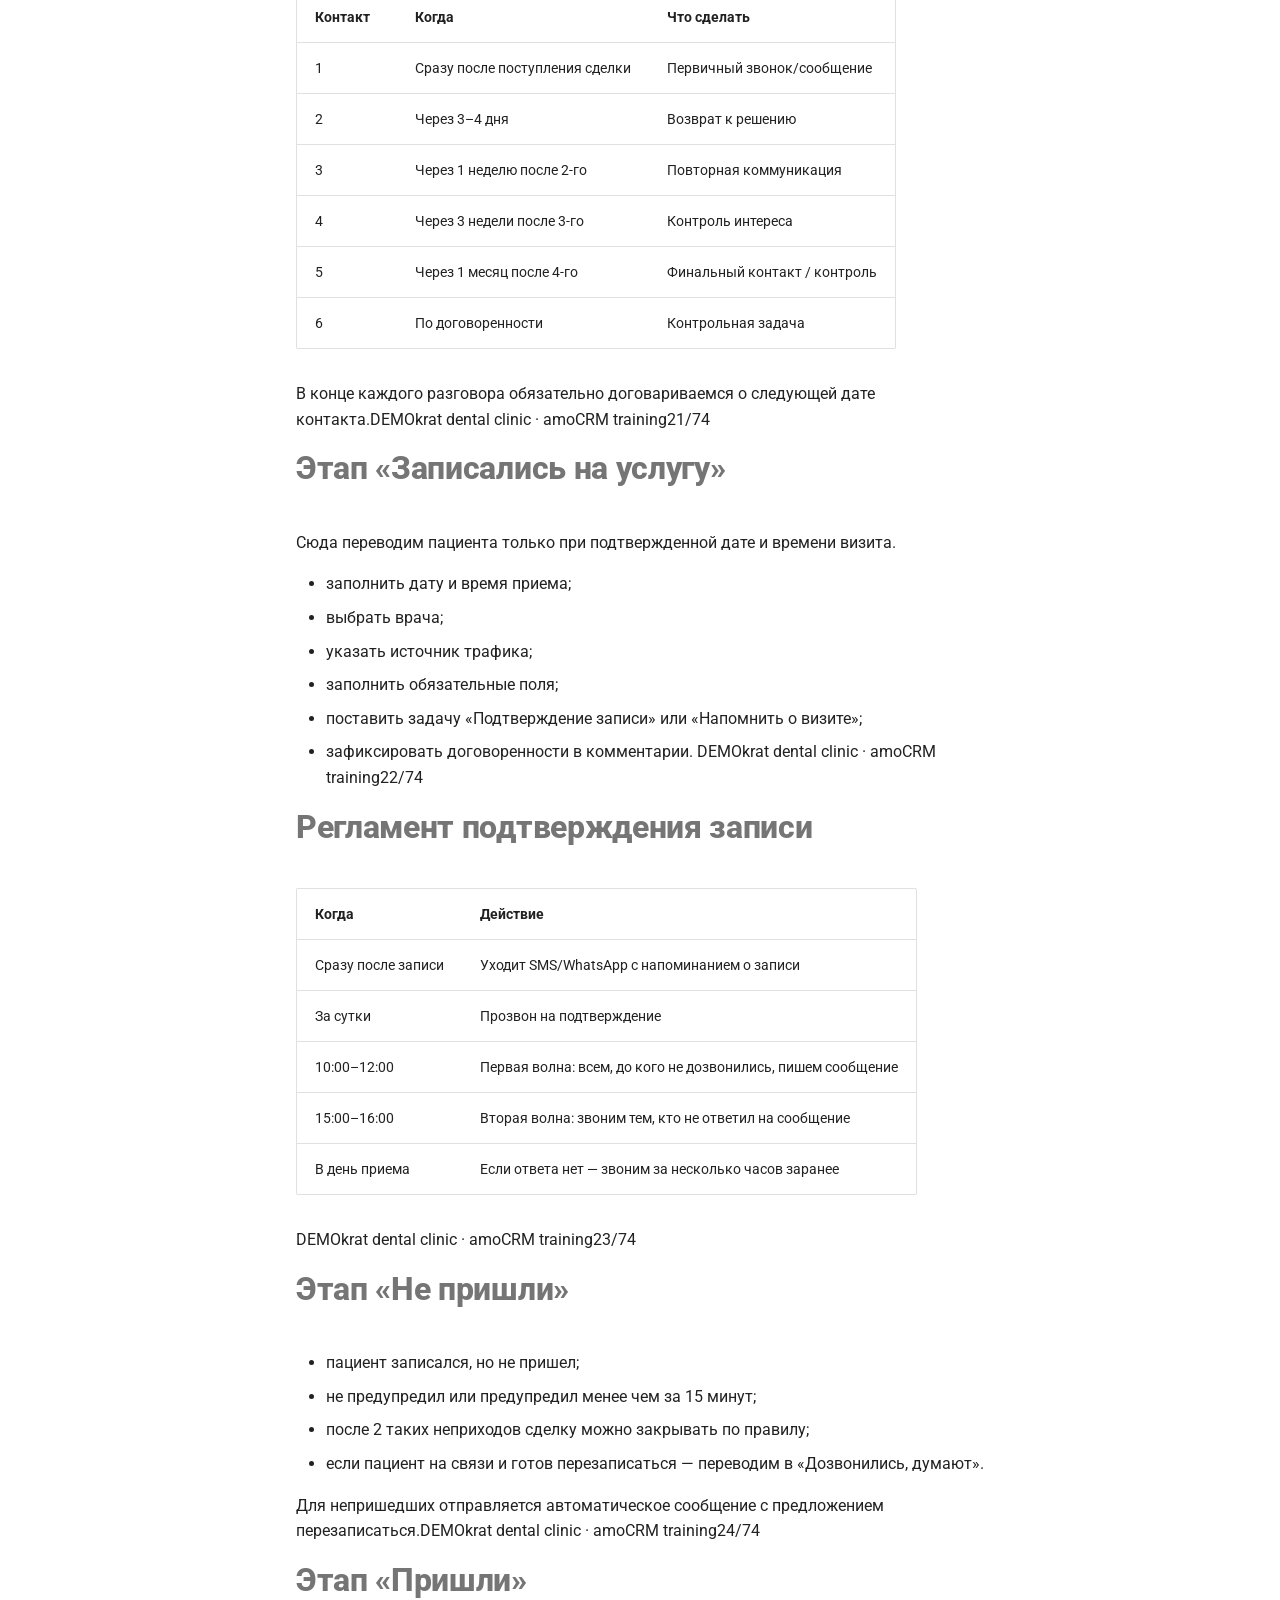
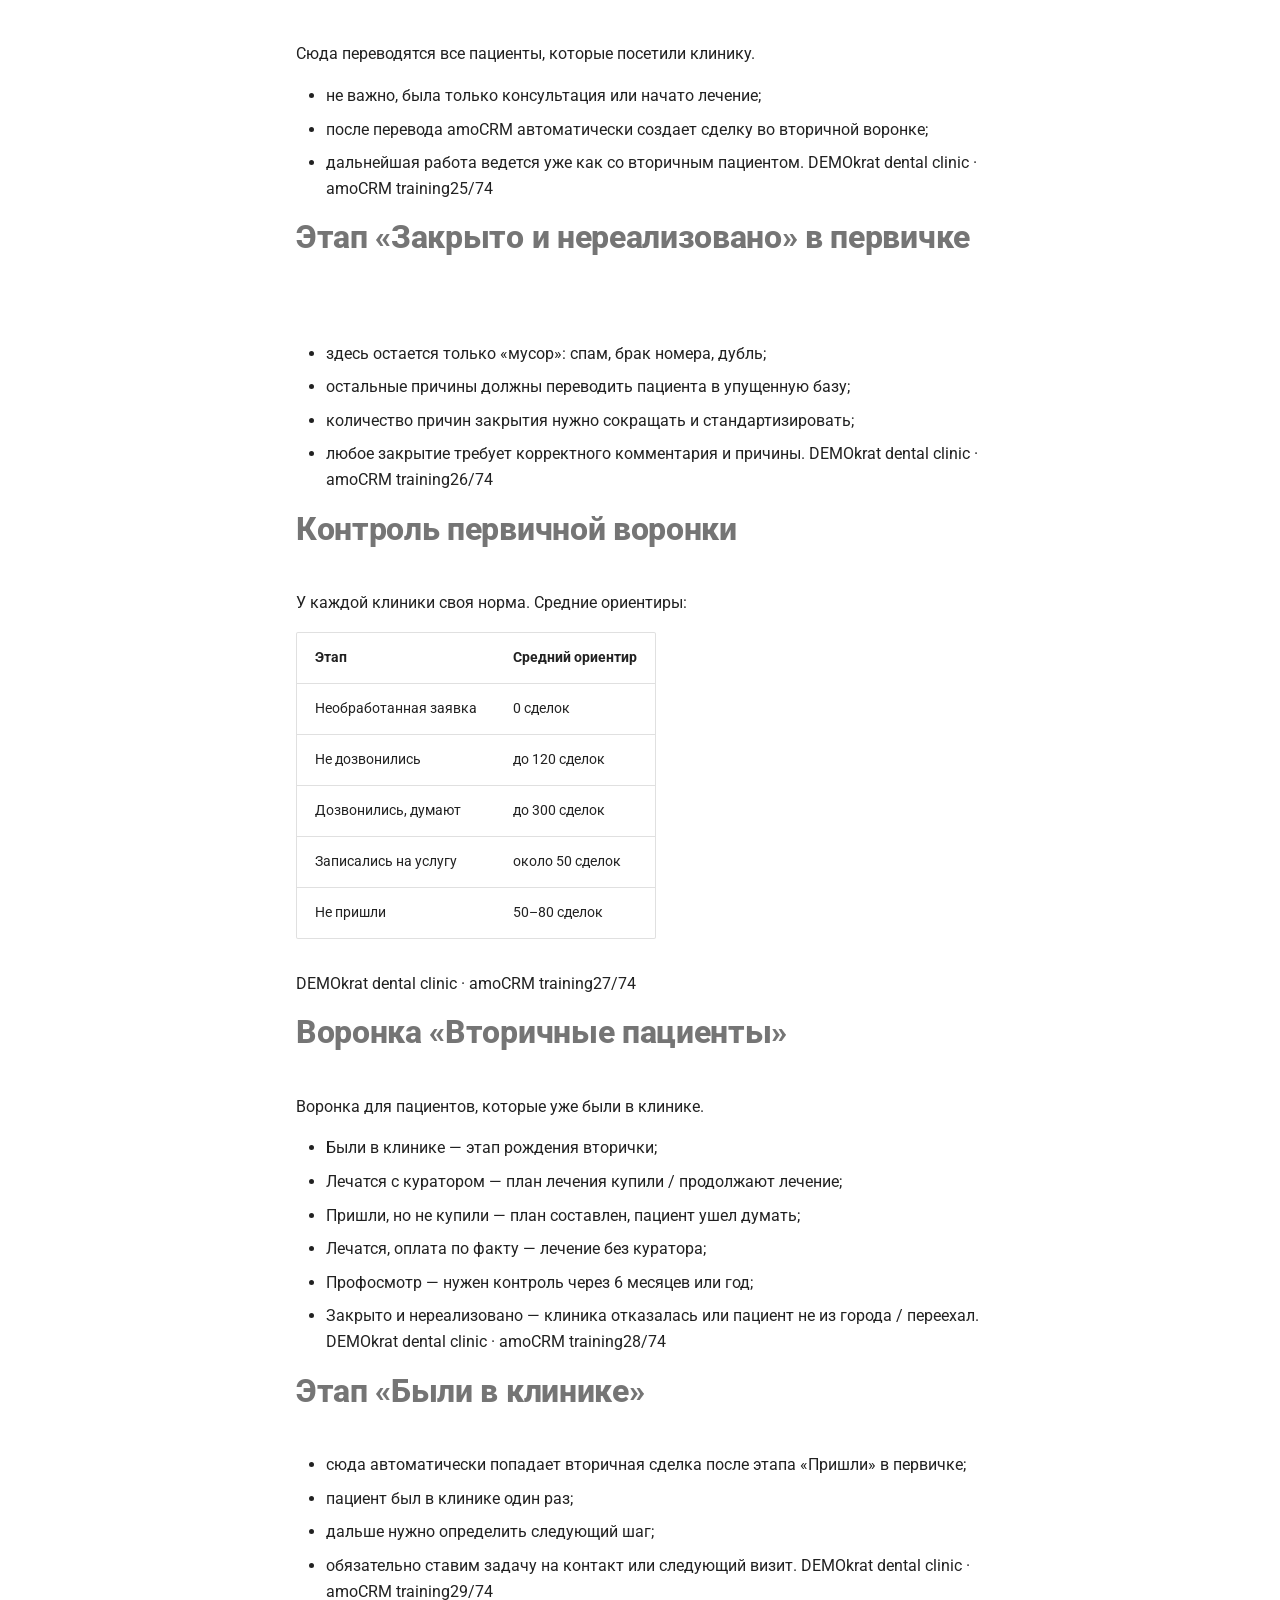
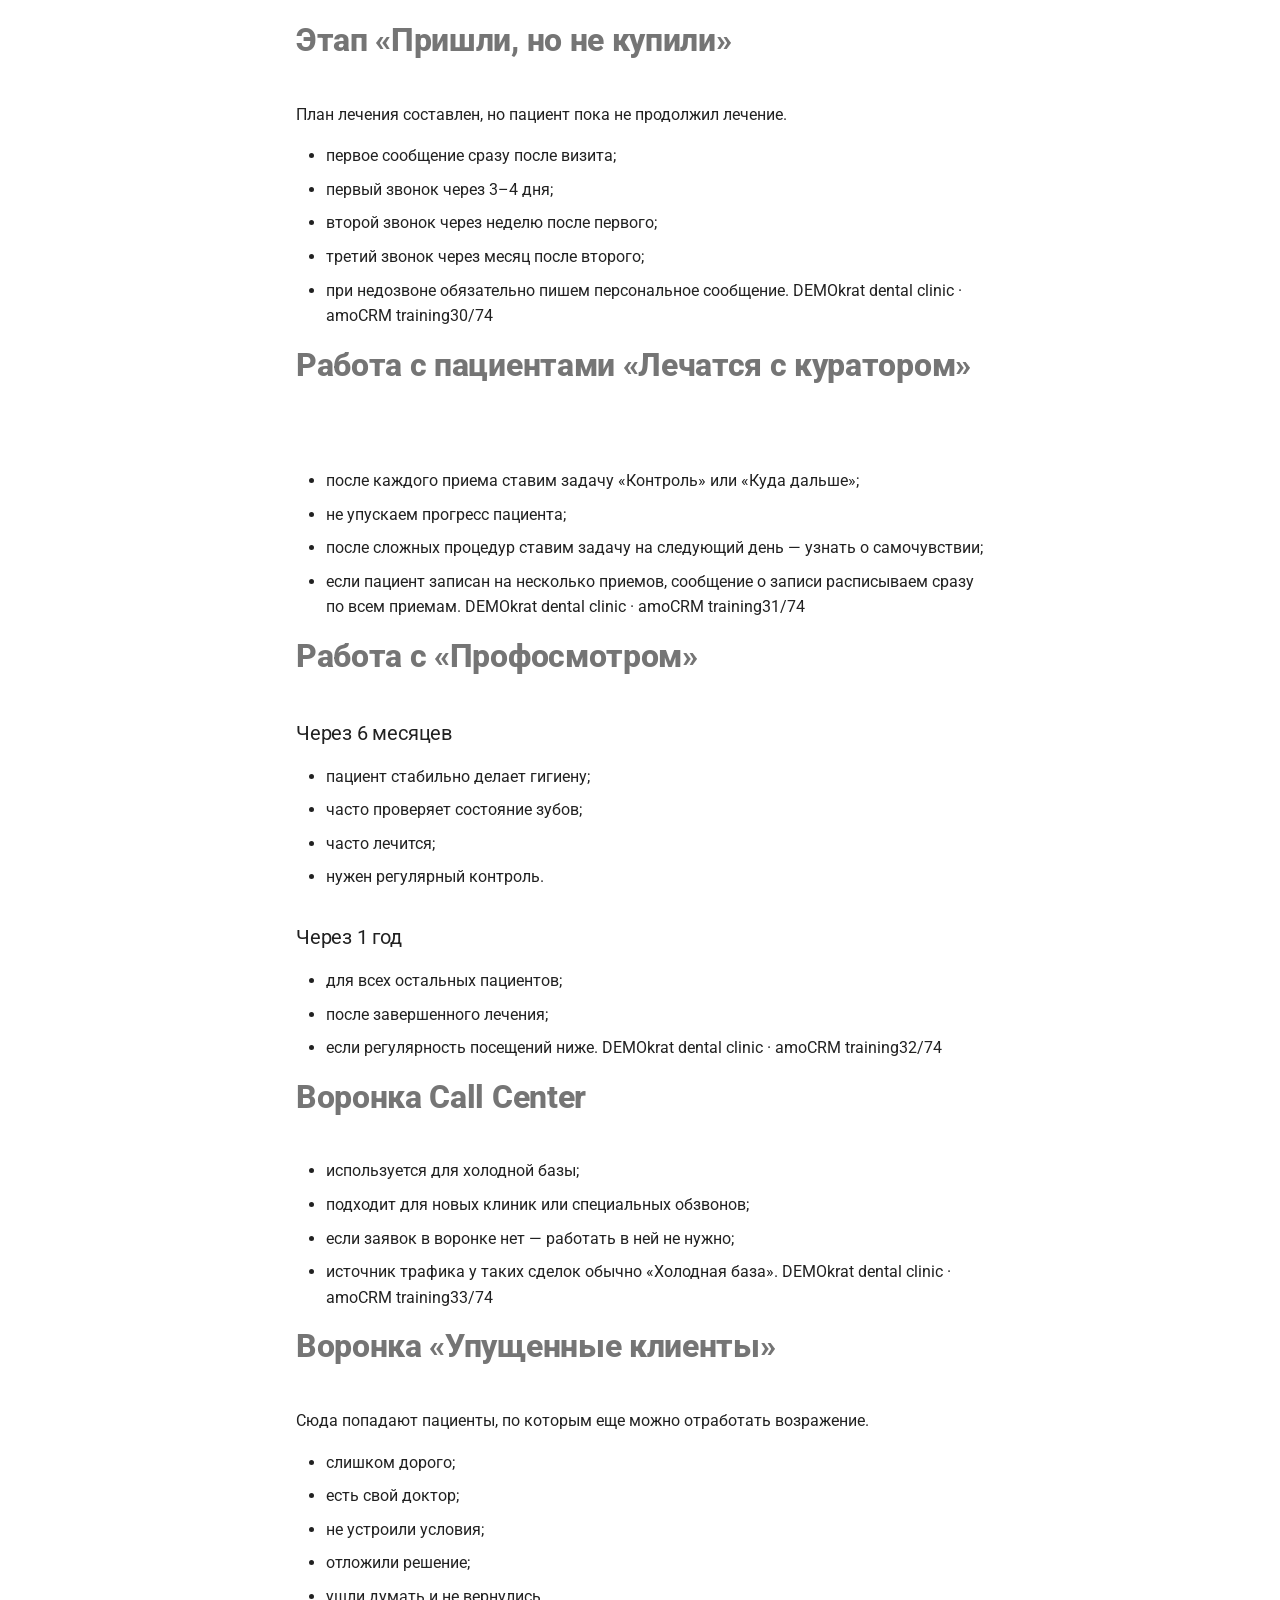
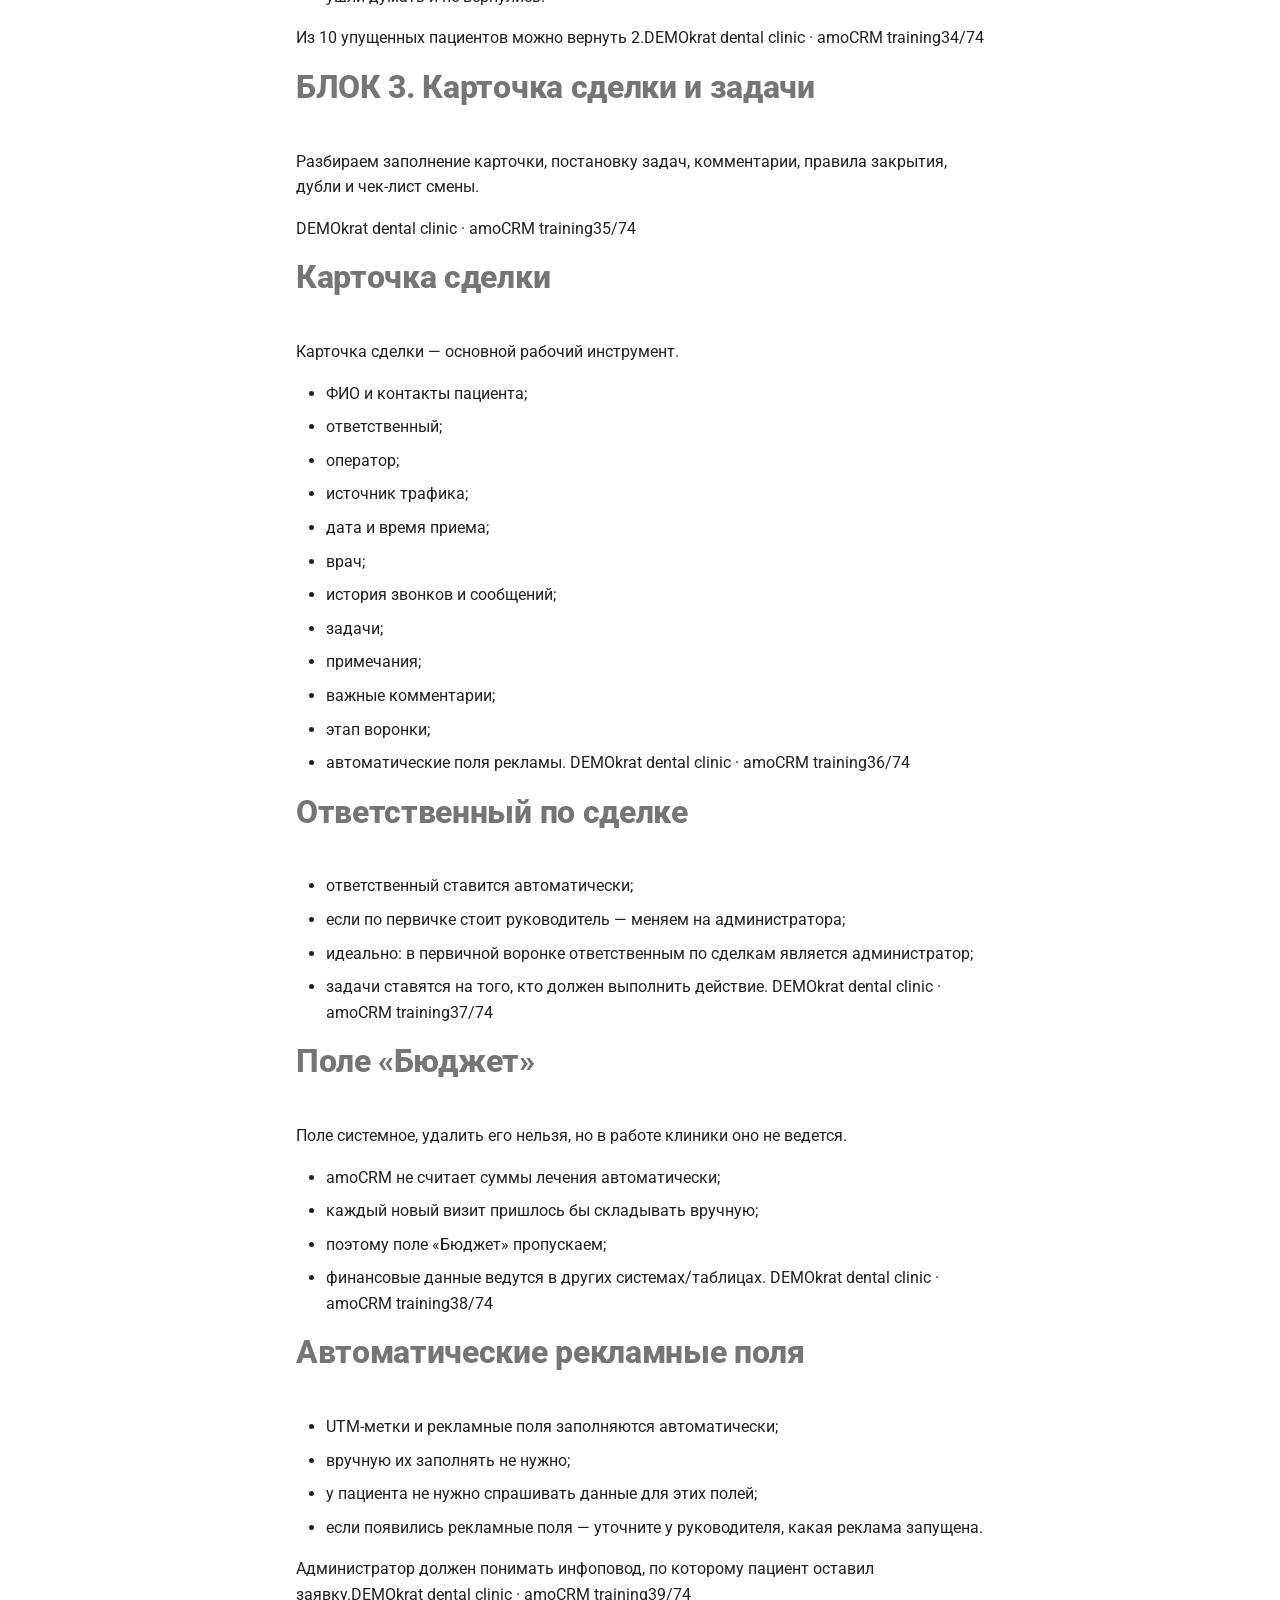
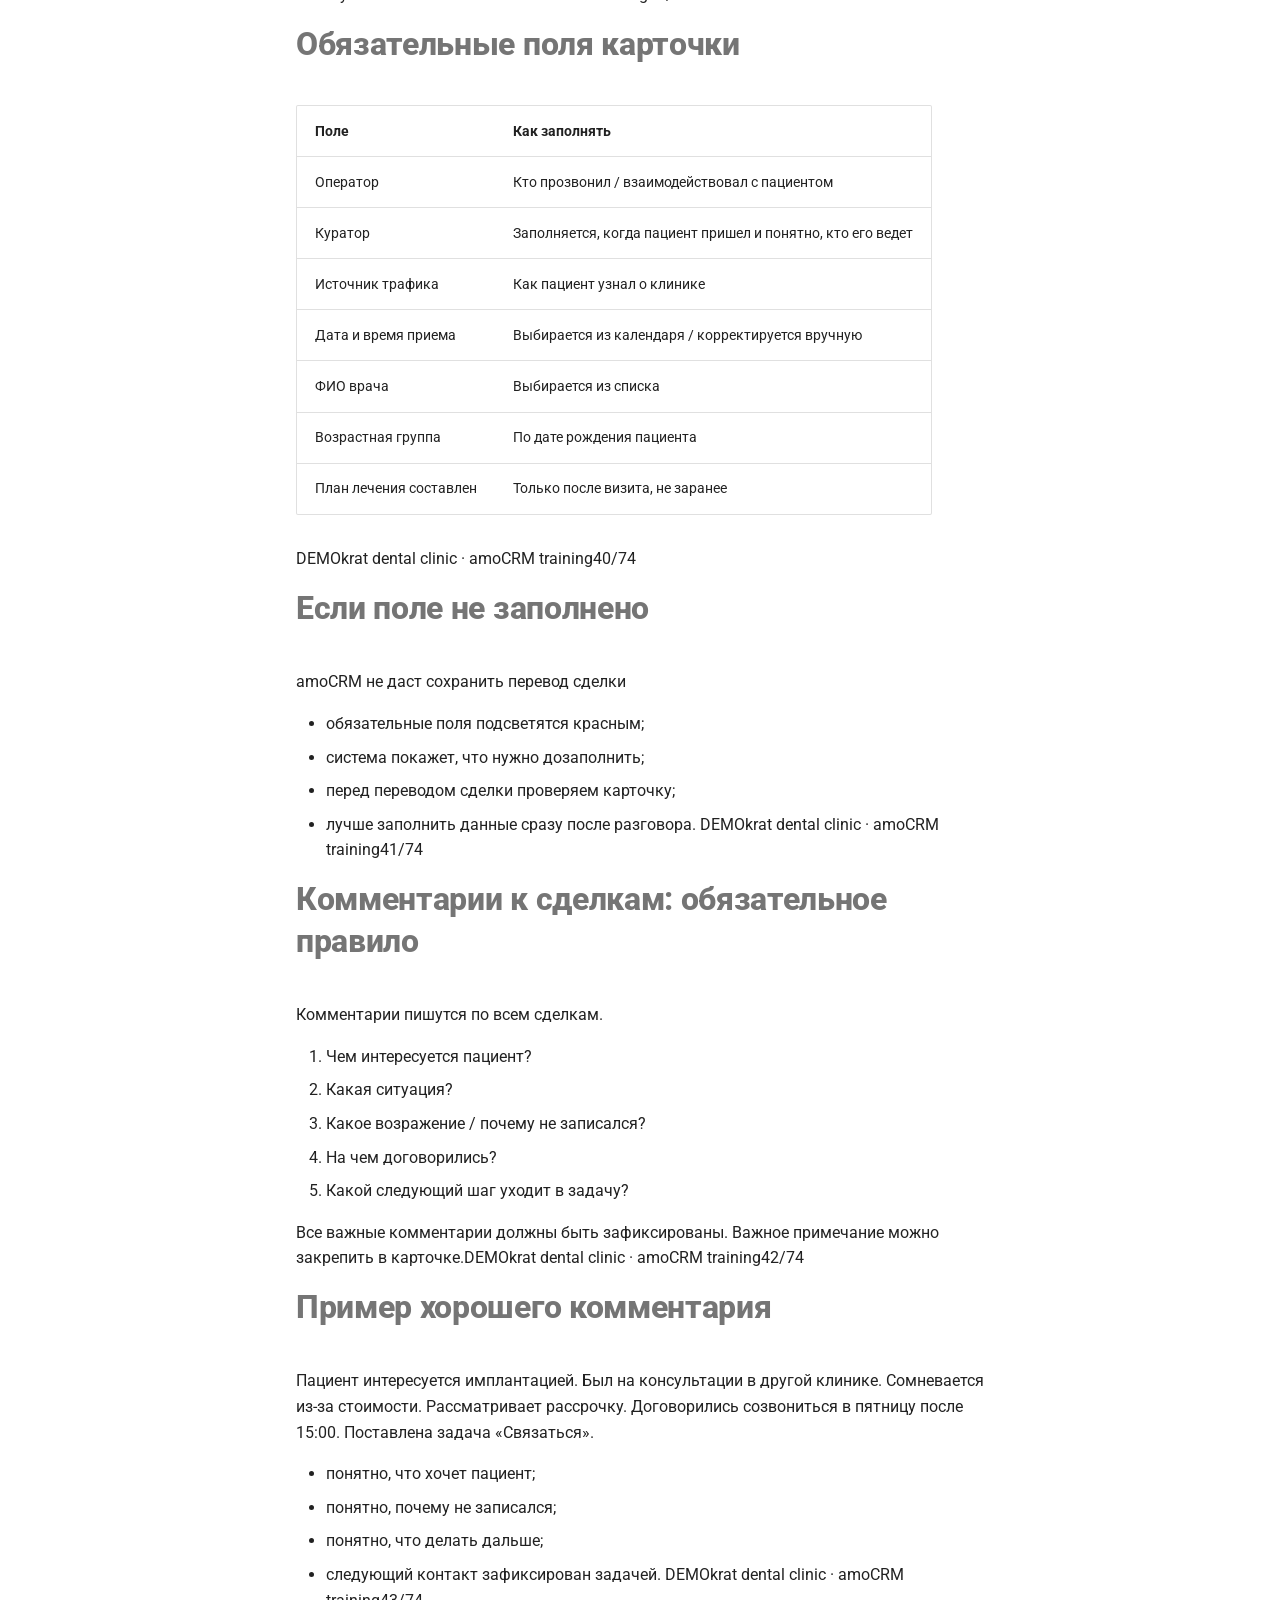
<file: site/amoCRM-training/index.html>
<!doctype html>
<html lang="ru" class="no-js">
  <head>
    
      <meta charset="utf-8">
      <meta name="viewport" content="width=device-width,initial-scale=1">
      
        <meta name="description" content="Обучающие материалы Demokrat по amoCRM">
      
      
      
      
        <link rel="prev" href="..">
      
      
        <link rel="next" href="../amoCRM-memo/">
      
      
        
      
      
      <link rel="icon" href="../assets/images/favicon.png">
      <meta name="generator" content="mkdocs-1.6.1, mkdocs-material-9.7.6">
    
    
      
        <title>Обучение amoCRM - База знаний Demokrat</title>
      
    
    
      <link rel="stylesheet" href="../assets/stylesheets/main.484c7ddc.min.css">
      
        
        <link rel="stylesheet" href="../assets/stylesheets/palette.ab4e12ef.min.css">
      
      


    
    
      
    
    
      
        
        
        <link rel="preconnect" href="https://fonts.gstatic.com" crossorigin>
        <link rel="stylesheet" href="https://fonts.googleapis.com/css?family=Roboto:300,300i,400,400i,700,700i%7CRoboto+Mono:400,400i,700,700i&display=fallback">
        <style>:root{--md-text-font:"Roboto";--md-code-font:"Roboto Mono"}</style>
      
    
    
      <link rel="stylesheet" href="../assets/site.css">
    
    <script>__md_scope=new URL("..",location),__md_hash=e=>[...e].reduce(((e,_)=>(e<<5)-e+_.charCodeAt(0)),0),__md_get=(e,_=localStorage,t=__md_scope)=>JSON.parse(_.getItem(t.pathname+"."+e)),__md_set=(e,_,t=localStorage,a=__md_scope)=>{try{t.setItem(a.pathname+"."+e,JSON.stringify(_))}catch(e){}}</script>
    
      

    
    
  </head>
  
  
    
    
    
    
    
    <body dir="ltr" data-md-color-scheme="default" data-md-color-primary="deep-orange" data-md-color-accent="orange">
  
    
    <input class="md-toggle" data-md-toggle="drawer" type="checkbox" id="__drawer" autocomplete="off">
    <input class="md-toggle" data-md-toggle="search" type="checkbox" id="__search" autocomplete="off">
    <label class="md-overlay" for="__drawer"></label>
    <div data-md-component="skip">
      
        
        <a href="#amocrm" class="md-skip">
          Перейти к содержанию
        </a>
      
    </div>
    <div data-md-component="announce">
      
    </div>
    
    
      

  

<header class="md-header md-header--shadow" data-md-component="header">
  <nav class="md-header__inner md-grid" aria-label="Верхний колонтитул">
    <a href=".." title="База знаний Demokrat" class="md-header__button md-logo" aria-label="База знаний Demokrat" data-md-component="logo">
      
  
  <svg xmlns="http://www.w3.org/2000/svg" viewBox="0 0 24 24"><path d="M12 8a3 3 0 0 0 3-3 3 3 0 0 0-3-3 3 3 0 0 0-3 3 3 3 0 0 0 3 3m0 3.54C9.64 9.35 6.5 8 3 8v11c3.5 0 6.64 1.35 9 3.54 2.36-2.19 5.5-3.54 9-3.54V8c-3.5 0-6.64 1.35-9 3.54"/></svg>

    </a>
    <label class="md-header__button md-icon" for="__drawer">
      
      <svg xmlns="http://www.w3.org/2000/svg" viewBox="0 0 24 24"><path d="M3 6h18v2H3zm0 5h18v2H3zm0 5h18v2H3z"/></svg>
    </label>
    <div class="md-header__title" data-md-component="header-title">
      <div class="md-header__ellipsis">
        <div class="md-header__topic">
          <span class="md-ellipsis">
            База знаний Demokrat
          </span>
        </div>
        <div class="md-header__topic" data-md-component="header-topic">
          <span class="md-ellipsis">
            
              Обучение amoCRM
            
          </span>
        </div>
      </div>
    </div>
    
      
    
    
    
    
      
      
        <label class="md-header__button md-icon" for="__search">
          
          <svg xmlns="http://www.w3.org/2000/svg" viewBox="0 0 24 24"><path d="M9.5 3A6.5 6.5 0 0 1 16 9.5c0 1.61-.59 3.09-1.56 4.23l.27.27h.79l5 5-1.5 1.5-5-5v-.79l-.27-.27A6.52 6.52 0 0 1 9.5 16 6.5 6.5 0 0 1 3 9.5 6.5 6.5 0 0 1 9.5 3m0 2C7 5 5 7 5 9.5S7 14 9.5 14 14 12 14 9.5 12 5 9.5 5"/></svg>
        </label>
        <div class="md-search" data-md-component="search" role="dialog">
  <label class="md-search__overlay" for="__search"></label>
  <div class="md-search__inner" role="search">
    <form class="md-search__form" name="search">
      <input type="text" class="md-search__input" name="query" aria-label="Поиск" placeholder="Поиск" autocapitalize="off" autocorrect="off" autocomplete="off" spellcheck="false" data-md-component="search-query" required>
      <label class="md-search__icon md-icon" for="__search">
        
        <svg xmlns="http://www.w3.org/2000/svg" viewBox="0 0 24 24"><path d="M9.5 3A6.5 6.5 0 0 1 16 9.5c0 1.61-.59 3.09-1.56 4.23l.27.27h.79l5 5-1.5 1.5-5-5v-.79l-.27-.27A6.52 6.52 0 0 1 9.5 16 6.5 6.5 0 0 1 3 9.5 6.5 6.5 0 0 1 9.5 3m0 2C7 5 5 7 5 9.5S7 14 9.5 14 14 12 14 9.5 12 5 9.5 5"/></svg>
        
        <svg xmlns="http://www.w3.org/2000/svg" viewBox="0 0 24 24"><path d="M20 11v2H8l5.5 5.5-1.42 1.42L4.16 12l7.92-7.92L13.5 5.5 8 11z"/></svg>
      </label>
      <nav class="md-search__options" aria-label="Поиск">
        
        <button type="reset" class="md-search__icon md-icon" title="Очистить" aria-label="Очистить" tabindex="-1">
          
          <svg xmlns="http://www.w3.org/2000/svg" viewBox="0 0 24 24"><path d="M19 6.41 17.59 5 12 10.59 6.41 5 5 6.41 10.59 12 5 17.59 6.41 19 12 13.41 17.59 19 19 17.59 13.41 12z"/></svg>
        </button>
      </nav>
      
        <div class="md-search__suggest" data-md-component="search-suggest"></div>
      
    </form>
    <div class="md-search__output">
      <div class="md-search__scrollwrap" tabindex="0" data-md-scrollfix>
        <div class="md-search-result" data-md-component="search-result">
          <div class="md-search-result__meta">
            Инициализация поиска
          </div>
          <ol class="md-search-result__list" role="presentation"></ol>
        </div>
      </div>
    </div>
  </div>
</div>
      
    
    
  </nav>
  
</header>
    
    <div class="md-container" data-md-component="container">
      
      
        
          
        
      
      <main class="md-main" data-md-component="main">
        <div class="md-main__inner md-grid">
          
            
              
              <div class="md-sidebar md-sidebar--primary" data-md-component="sidebar" data-md-type="navigation" >
                <div class="md-sidebar__scrollwrap">
                  <div class="md-sidebar__inner">
                    



<nav class="md-nav md-nav--primary" aria-label="Навигация" data-md-level="0">
  <label class="md-nav__title" for="__drawer">
    <a href=".." title="База знаний Demokrat" class="md-nav__button md-logo" aria-label="База знаний Demokrat" data-md-component="logo">
      
  
  <svg xmlns="http://www.w3.org/2000/svg" viewBox="0 0 24 24"><path d="M12 8a3 3 0 0 0 3-3 3 3 0 0 0-3-3 3 3 0 0 0-3 3 3 3 0 0 0 3 3m0 3.54C9.64 9.35 6.5 8 3 8v11c3.5 0 6.64 1.35 9 3.54 2.36-2.19 5.5-3.54 9-3.54V8c-3.5 0-6.64 1.35-9 3.54"/></svg>

    </a>
    База знаний Demokrat
  </label>
  
  <ul class="md-nav__list" data-md-scrollfix>
    
      
      
  
  
  
  
    <li class="md-nav__item">
      <a href=".." class="md-nav__link">
        
  
  
  <span class="md-ellipsis">
    
  
    Главная
  

    
  </span>
  
  

      </a>
    </li>
  

    
      
      
  
  
    
  
  
  
    
    
    
    
      
        
        
      
    
    
    <li class="md-nav__item md-nav__item--active md-nav__item--section md-nav__item--nested">
      
        
        
        <input class="md-nav__toggle md-toggle " type="checkbox" id="__nav_2" checked>
        
          
          <label class="md-nav__link" for="__nav_2" id="__nav_2_label" tabindex="">
            
  
  
  <span class="md-ellipsis">
    
  
    Материалы
  

    
  </span>
  
  

            <span class="md-nav__icon md-icon"></span>
          </label>
        
        <nav class="md-nav" data-md-level="1" aria-labelledby="__nav_2_label" aria-expanded="true">
          <label class="md-nav__title" for="__nav_2">
            <span class="md-nav__icon md-icon"></span>
            
  
    Материалы
  

          </label>
          <ul class="md-nav__list" data-md-scrollfix>
            
              
                
  
  
    
  
  
  
    <li class="md-nav__item md-nav__item--active">
      
      <input class="md-nav__toggle md-toggle" type="checkbox" id="__toc">
      
      
        
      
      
      <a href="./" class="md-nav__link md-nav__link--active">
        
  
  
  <span class="md-ellipsis">
    
  
    Обучение amoCRM
  

    
  </span>
  
  

      </a>
      
    </li>
  

              
            
              
                
  
  
  
  
    <li class="md-nav__item">
      <a href="../amoCRM-memo/" class="md-nav__link">
        
  
  
  <span class="md-ellipsis">
    
  
    Памятка amoCRM
  

    
  </span>
  
  

      </a>
    </li>
  

              
            
              
                
  
  
  
  
    <li class="md-nav__item">
      <a href="../employee-cheatsheet/" class="md-nav__link">
        
  
  
  <span class="md-ellipsis">
    
  
    Шпаргалка сотрудника
  

    
  </span>
  
  

      </a>
    </li>
  

              
            
              
                
  
  
  
  
    <li class="md-nav__item">
      <a href="../admin-instruction/" class="md-nav__link">
        
  
  
  <span class="md-ellipsis">
    
  
    Инструкция администратора
  

    
  </span>
  
  

      </a>
    </li>
  

              
            
          </ul>
        </nav>
      
    </li>
  

    
  </ul>
</nav>
                  </div>
                </div>
              </div>
            
            
              
              <div class="md-sidebar md-sidebar--secondary" data-md-component="sidebar" data-md-type="toc" >
                <div class="md-sidebar__scrollwrap">
                  <div class="md-sidebar__inner">
                    

<nav class="md-nav md-nav--secondary" aria-label="Содержание">
  
  
  
    
  
  
</nav>
                  </div>
                </div>
              </div>
            
          
          
            <div class="md-content" data-md-component="content">
              
              <article class="md-content__inner md-typeset">
                
                  



<h1 id="amocrm">Обучение работе в AMOCRM<a class="headerlink" href="#amocrm" title="Permanent link">&para;</a></h1>
<p>Полный курс для администраторов и кураторов клиники</p>
<p>Работа со
сделками</p>
<p>Работа с
задачами</p>
<p>Работа с
воронками</p>
<p>Работа с
пациентами</p>
<p>Автоматические
сообщения</p>
<p>Источники
трафика</p>
<p>Контроль
качества</p>
<p>KPI и
дисциплина</p>
<ol>
<li>
<p>Знакомство с
AMOCRM2Воронки и
этапы работы</p>
</li>
<li>
<p>Карточка
сделки и задачи</p>
</li>
<li>
<p>Автоматизация
и источники трафика</p>
</li>
</ol>
<p>Навигация</p>
<h1 id="4">Структура обучения: 4 блока<a class="headerlink" href="#4" title="Permanent link">&para;</a></h1>
<ol>
<li>
<p>Знакомство с amoCRMВход, интерфейс, рабочий стол, разделы</p>
</li>
<li>
<p>Воронки и этапы</p>
</li>
</ol>
<p>Первичка, вторичка, Call Center, упущенные</p>
<ol>
<li>Карточка сделки и задачи</li>
</ol>
<p>Поля, комментарии, задачи, закрытия, чек-лист смены</p>
<ol>
<li>Автоматизация, трафик и аналитика</li>
</ol>
<p>Боты, WhatsApp, теги, источники, маркетинг</p>
<p>DEMOkrat dental clinic · amoCRM training02/74
Цель курса</p>
<h1 id="_1">Главный результат обучения<a class="headerlink" href="#_1" title="Permanent link">&para;</a></h1>
<p>Пациент не должен теряться ни на одном этапе</p>
<ul>
<li>каждая заявка обработана в первые 5–15 минут;</li>
<li>у каждой сделки есть актуальная задача;</li>
<li>каждый разговор зафиксирован понятным комментарием;</li>
<li>этап сделки отражает реальную ситуацию пациента;</li>
<li>источник трафика заполнен корректно;</li>
<li>в конце смены нет просрочек, сделок без задач и расхождений.
DEMOkrat dental clinic · amoCRM training03/74</li>
</ul>
<h1 id="1-amocrm">БЛОК 1. Знакомство с amoCRM<a class="headerlink" href="#1-amocrm" title="Permanent link">&para;</a></h1>
<p>Разбираем вход в систему, главные разделы, рабочий стол, задачи, контакты, аналитику и ежедневный контроль.</p>
<p>DEMOkrat dental clinic · amoCRM training04/74</p>
<h1 id="amocrm_1">Что такое amoCRM<a class="headerlink" href="#amocrm_1" title="Permanent link">&para;</a></h1>
<p>amoCRM — облачная CRM-система для работы с пациентами, заявками, звонками, задачами и аналитикой.</p>
<ul>
<li>единая база пациентов;</li>
<li>история всех коммуникаций;</li>
<li>контроль звонков и задач;</li>
<li>ведение пациентов по воронкам;</li>
<li>
<p>автоматические сообщения пациентам;</p>
</li>
<li>
<p>контроль администраторов и кураторов;</p>
</li>
<li>отчетность по заявкам и записям;</li>
<li>аналитика рекламы;</li>
<li>системная работа с упущенными пациентами;</li>
<li>снижение хаоса в операционной работе.
DEMOkrat dental clinic · amoCRM training05/74</li>
</ul>
<h1 id="_2">Как войти в систему<a class="headerlink" href="#_2" title="Permanent link">&para;</a></h1>
<ol>
<li>Получить ссылку для доступа от руководителя.</li>
<li>Открыть ссылку в браузере: Chrome, Яндекс, Edge, Opera.</li>
<li>Ввести логин.</li>
<li>Ввести пароль.</li>
<li>Нажать «Войти».</li>
</ol>
<p>Система облачная: вход возможен с любого компьютера через браузер.DEMOkrat dental clinic · amoCRM training06/74</p>
<h1 id="amocrm_2">Основные разделы amoCRM<a class="headerlink" href="#amocrm_2" title="Permanent link">&para;</a></h1>
<p>Рабочий стол</p>
<p>Контроль показателей</p>
<p>Сделки</p>
<p>Работа с пациентами</p>
<p>Задачи</p>
<p>Основной рабочий раздел</p>
<p>Списки</p>
<p>Контакты пациентов</p>
<p>Аналитика</p>
<p>Звонки и отчеты</p>
<p>DEMOkrat dental clinic · amoCRM training07/74</p>
<h1 id="_3">Рабочий стол: что контролируем<a class="headerlink" href="#_3" title="Permanent link">&para;</a></h1>
<ul>
<li>сделки без задач;</li>
<li>просроченные задачи;</li>
<li>лиды за день;</li>
<li>закрытые сделки;</li>
<li>воронка первичных пациентов;</li>
<li>
<p>воронка вторичных пациентов;</p>
</li>
<li>
<p>диаграмма звонков за сегодня;</p>
</li>
<li>количество звонков по пользователям;</li>
<li>качество обработки заявок;</li>
<li>общая дисциплина работы сотрудников.
Ежедневно сотрудники отправляют скриншот рабочего стола руководителю.DEMOkrat dental clinic · amoCRM training08/74</li>
</ul>
<h1 id="_4">Раздел «Сделки»<a class="headerlink" href="#_4" title="Permanent link">&para;</a></h1>
<p>В разделе «Сделки» ведется основная работа с пациентами.</p>
<ul>
<li>каждая сделка — это отдельная история пациента;</li>
<li>сделки распределены по воронкам;</li>
<li>воронки показывают путь пациента;</li>
<li>этап сделки должен соответствовать реальной ситуации;</li>
<li>по сделке обязательно должна стоять задача.
DEMOkrat dental clinic · amoCRM training09/74</li>
</ul>
<h1 id="_5">Раздел «Задачи»<a class="headerlink" href="#_5" title="Permanent link">&para;</a></h1>
<p>Это основной рабочий раздел администратора.</p>
<ul>
<li>просроченные задачи;</li>
<li>задачи на сегодня;</li>
<li>задачи на завтра;</li>
<li>задачи на неделю;</li>
<li>задачи на будущее;</li>
<li>быстрый переход в карточку сделки.</li>
</ul>
<p>В конце смены просроченных задач быть не должно.DEMOkrat dental clinic · amoCRM training10/74</p>
<h1 id="_6">Раздел «Списки»<a class="headerlink" href="#_6" title="Permanent link">&para;</a></h1>
<ul>
<li>хранятся все контакты пациентов;</li>
<li>можно искать пациента по имени или телефону;</li>
<li>можно проверить, есть ли контакт в базе;</li>
<li>можно перейти в карточку контакта;</li>
<li>видно общее количество контактов.</li>
</ul>
<p>Перед созданием новой сделки полезно проверить, нет ли уже такого пациента в базе.DEMOkrat dental clinic · amoCRM training11/74</p>
<h1 id="_7">Раздел «Аналитика»<a class="headerlink" href="#_7" title="Permanent link">&para;</a></h1>
<p>Основная вкладка для работы — «Звонки».</p>
<ul>
<li>входящие звонки;</li>
<li>исходящие звонки;</li>
<li>пропущенные звонки;</li>
<li>
<p>недозвоны;</p>
</li>
<li>
<p>прослушивание звонков;</p>
</li>
<li>скачивание записей;</li>
<li>контроль активности сотрудников;</li>
<li>проверка качества коммуникации.
DEMOkrat dental clinic · amoCRM training12/74</li>
</ul>
<h1 id="2">БЛОК 2. Воронки и этапы<a class="headerlink" href="#2" title="Permanent link">&para;</a></h1>
<p>Разбираем, где должна находиться каждая сделка, как переносить пациентов и какие правила действуют в каждой воронке.</p>
<p>DEMOkrat dental clinic · amoCRM training13/74</p>
<h1 id="4-amocrm">4 воронки в amoCRM<a class="headerlink" href="#4-amocrm" title="Permanent link">&para;</a></h1>
<p>Первичные пациенты</p>
<p>Новые обращения и первичные записи</p>
<p>Вторичные пациенты</p>
<p>Пациенты после визита в клинику</p>
<p>Call CenterХолодная база и отдельные обзвоны</p>
<p>Упущенные клиенты</p>
<p>Отказы, возражения и возврат пациентов</p>
<p>DEMOkrat dental clinic · amoCRM training14/74</p>
<h1 id="_8">Воронка «Первичные пациенты»<a class="headerlink" href="#_8" title="Permanent link">&para;</a></h1>
<p>Воронка для всех новых обращений: звонки, сайт, реклама, карты, соцсети, рекомендации.</p>
<ol>
<li>Необработанная заявка</li>
<li>Не дозвонились / Не берут трубку</li>
<li>Дозвонились, думают о записи</li>
<li>Записались на услугу</li>
<li>Не пришли</li>
<li>Пришли</li>
<li>Закрыто и нереализовано
DEMOkrat dental clinic · amoCRM training15/74</li>
</ol>
<h1 id="_9">Этап «Необработанная заявка»<a class="headerlink" href="#_9" title="Permanent link">&para;</a></h1>
<p>Берем в работу за 5–15 минут</p>
<ul>
<li>новая сделка создается автоматически;</li>
<li>заявки не должны задерживаться в этом этапе;</li>
<li>чем быстрее обработка, тем выше шанс записи;</li>
<li>если есть сделки в этом этапе — их нужно срочно обработать.
DEMOkrat dental clinic · amoCRM training16/74</li>
</ul>
<h1 id="_10">Этап «Не дозвонились / Не берут трубку»<a class="headerlink" href="#_10" title="Permanent link">&para;</a></h1>
<p>Сюда переводим пациентов, с которыми не удалось связаться.</p>
<ul>
<li>пациент не берет трубку;</li>
<li>линия занята или недоступна;</li>
<li>пациент систематически не отвечает;</li>
<li>после перевода запускается автоматическое сообщение, если бот настроен.</li>
</ul>
<p>Работа ведется по регламенту «Механика 3/3».DEMOkrat dental clinic · amoCRM training17/74</p>
<h1 id="33">Регламент «Механика 3/3»<a class="headerlink" href="#33" title="Permanent link">&para;</a></h1>
<table>
<thead>
<tr>
<th>Срок</th>
<th>Действие</th>
<th>Задача</th>
</tr>
</thead>
<tbody>
<tr>
<td>1 день</td>
<td>3 звонка → перевод в «Не дозвонились» + авторассылка</td>
<td>Дозвониться</td>
</tr>
<tr>
<td>2 день</td>
<td>3 звонка + персональное сообщение вручную</td>
<td>Дозвониться</td>
</tr>
<tr>
<td>3 день</td>
<td>3 звонка</td>
<td>Дозвониться</td>
</tr>
<tr>
<td>Через неделю</td>
<td>3 звонка + рассылка</td>
<td>Дозвониться</td>
</tr>
<tr>
<td>Еще через 2 недели</td>
<td>3 звонка + рассылка</td>
<td>Дозвониться</td>
</tr>
<tr>
<td>Через месяц</td>
<td>3 звонка + рассылка</td>
<td>Можно закрывать</td>
</tr>
</tbody>
</table>
<p>Общее время работы с заявкой при постоянном недозвоне — примерно 1,5 месяца.DEMOkrat dental clinic · amoCRM training18/74</p>
<h1 id="_11">Исключения по недозвонам<a class="headerlink" href="#_11" title="Permanent link">&para;</a></h1>
<ul>
<li>автоответчик закрываем после 3 звонков и сообщения;</li>
<li>брак номера закрываем сразу;</li>
<li>спам закрываем сразу;</li>
<li>каждый недозвон фиксируем через задачу и комментарий.</li>
</ul>
<p>Нельзя закрывать обычную заявку только потому, что пациент не ответил 1–2 раза.DEMOkrat dental clinic · amoCRM training19/74</p>
<h1 id="_12">Этап «Дозвонились, думают о записи»<a class="headerlink" href="#_12" title="Permanent link">&para;</a></h1>
<p>Сюда попадают пациенты, которые ответили, но пока не записались.</p>
<ul>
<li>думают;</li>
<li>сравнивают клиники;</li>
<li>не готовы принять решение;</li>
<li>перенесли запись;</li>
<li>
<p>отменили запись, но остаются на связи.</p>
</li>
<li>
<p>обязательно фиксируем возражение;</p>
</li>
<li>договариваемся о следующем контакте;</li>
<li>ставим задачу;</li>
<li>пишем понятный комментарий;</li>
<li>не оставляем сделку без движения.
DEMOkrat dental clinic · amoCRM training20/74</li>
</ul>
<h1 id="_13">График контактов для «Думают»<a class="headerlink" href="#_13" title="Permanent link">&para;</a></h1>
<table>
<thead>
<tr>
<th>Контакт</th>
<th>Когда</th>
<th>Что сделать</th>
</tr>
</thead>
<tbody>
<tr>
<td>1</td>
<td>Сразу после поступления сделки</td>
<td>Первичный звонок/сообщение</td>
</tr>
<tr>
<td>2</td>
<td>Через 3–4 дня</td>
<td>Возврат к решению</td>
</tr>
<tr>
<td>3</td>
<td>Через 1 неделю после 2-го</td>
<td>Повторная коммуникация</td>
</tr>
<tr>
<td>4</td>
<td>Через 3 недели после 3-го</td>
<td>Контроль интереса</td>
</tr>
<tr>
<td>5</td>
<td>Через 1 месяц после 4-го</td>
<td>Финальный контакт / контроль</td>
</tr>
<tr>
<td>6</td>
<td>По договоренности</td>
<td>Контрольная задача</td>
</tr>
</tbody>
</table>
<p>В конце каждого разговора обязательно договариваемся о следующей дате контакта.DEMOkrat dental clinic · amoCRM training21/74</p>
<h1 id="_14">Этап «Записались на услугу»<a class="headerlink" href="#_14" title="Permanent link">&para;</a></h1>
<p>Сюда переводим пациента только при подтвержденной дате и времени визита.</p>
<ul>
<li>заполнить дату и время приема;</li>
<li>выбрать врача;</li>
<li>указать источник трафика;</li>
<li>заполнить обязательные поля;</li>
<li>поставить задачу «Подтверждение записи» или «Напомнить о визите»;</li>
<li>зафиксировать договоренности в комментарии.
DEMOkrat dental clinic · amoCRM training22/74</li>
</ul>
<h1 id="_15">Регламент подтверждения записи<a class="headerlink" href="#_15" title="Permanent link">&para;</a></h1>
<table>
<thead>
<tr>
<th>Когда</th>
<th>Действие</th>
</tr>
</thead>
<tbody>
<tr>
<td>Сразу после записи</td>
<td>Уходит SMS/WhatsApp с напоминанием о записи</td>
</tr>
<tr>
<td>За сутки</td>
<td>Прозвон на подтверждение</td>
</tr>
<tr>
<td>10:00–12:00</td>
<td>Первая волна: всем, до кого не дозвонились, пишем сообщение</td>
</tr>
<tr>
<td>15:00–16:00</td>
<td>Вторая волна: звоним тем, кто не ответил на сообщение</td>
</tr>
<tr>
<td>В день приема</td>
<td>Если ответа нет — звоним за несколько часов заранее</td>
</tr>
</tbody>
</table>
<p>DEMOkrat dental clinic · amoCRM training23/74</p>
<h1 id="_16">Этап «Не пришли»<a class="headerlink" href="#_16" title="Permanent link">&para;</a></h1>
<ul>
<li>пациент записался, но не пришел;</li>
<li>не предупредил или предупредил менее чем за 15 минут;</li>
<li>после 2 таких неприходов сделку можно закрывать по правилу;</li>
<li>если пациент на связи и готов перезаписаться — переводим в «Дозвонились, думают».</li>
</ul>
<p>Для непришедших отправляется автоматическое сообщение с предложением перезаписаться.DEMOkrat dental clinic · amoCRM training24/74</p>
<h1 id="_17">Этап «Пришли»<a class="headerlink" href="#_17" title="Permanent link">&para;</a></h1>
<p>Сюда переводятся все пациенты, которые посетили клинику.</p>
<ul>
<li>не важно, была только консультация или начато лечение;</li>
<li>после перевода amoCRM автоматически создает сделку во вторичной воронке;</li>
<li>дальнейшая работа ведется уже как со вторичным пациентом.
DEMOkrat dental clinic · amoCRM training25/74</li>
</ul>
<h1 id="_18">Этап «Закрыто и нереализовано» в первичке<a class="headerlink" href="#_18" title="Permanent link">&para;</a></h1>
<ul>
<li>здесь остается только «мусор»: спам, брак номера, дубль;</li>
<li>остальные причины должны переводить пациента в упущенную базу;</li>
<li>количество причин закрытия нужно сокращать и стандартизировать;</li>
<li>любое закрытие требует корректного комментария и причины.
DEMOkrat dental clinic · amoCRM training26/74</li>
</ul>
<h1 id="_19">Контроль первичной воронки<a class="headerlink" href="#_19" title="Permanent link">&para;</a></h1>
<p>У каждой клиники своя норма. Средние ориентиры:</p>
<table>
<thead>
<tr>
<th>Этап</th>
<th>Средний ориентир</th>
</tr>
</thead>
<tbody>
<tr>
<td>Необработанная заявка</td>
<td>0 сделок</td>
</tr>
<tr>
<td>Не дозвонились</td>
<td>до 120 сделок</td>
</tr>
<tr>
<td>Дозвонились, думают</td>
<td>до 300 сделок</td>
</tr>
<tr>
<td>Записались на услугу</td>
<td>около 50 сделок</td>
</tr>
<tr>
<td>Не пришли</td>
<td>50–80 сделок</td>
</tr>
</tbody>
</table>
<p>DEMOkrat dental clinic · amoCRM training27/74</p>
<h1 id="_20">Воронка «Вторичные пациенты»<a class="headerlink" href="#_20" title="Permanent link">&para;</a></h1>
<p>Воронка для пациентов, которые уже были в клинике.</p>
<ul>
<li>Были в клинике — этап рождения вторички;</li>
<li>Лечатся с куратором — план лечения купили / продолжают лечение;</li>
<li>Пришли, но не купили — план составлен, пациент ушел думать;</li>
<li>Лечатся, оплата по факту — лечение без куратора;</li>
<li>Профосмотр — нужен контроль через 6 месяцев или год;</li>
<li>Закрыто и нереализовано — клиника отказалась или пациент не из города / переехал.
DEMOkrat dental clinic · amoCRM training28/74</li>
</ul>
<h1 id="_21">Этап «Были в клинике»<a class="headerlink" href="#_21" title="Permanent link">&para;</a></h1>
<ul>
<li>сюда автоматически попадает вторичная сделка после этапа «Пришли» в первичке;</li>
<li>пациент был в клинике один раз;</li>
<li>дальше нужно определить следующий шаг;</li>
<li>обязательно ставим задачу на контакт или следующий визит.
DEMOkrat dental clinic · amoCRM training29/74</li>
</ul>
<h1 id="_22">Этап «Пришли, но не купили»<a class="headerlink" href="#_22" title="Permanent link">&para;</a></h1>
<p>План лечения составлен, но пациент пока не продолжил лечение.</p>
<ul>
<li>первое сообщение сразу после визита;</li>
<li>первый звонок через 3–4 дня;</li>
<li>второй звонок через неделю после первого;</li>
<li>третий звонок через месяц после второго;</li>
<li>при недозвоне обязательно пишем персональное сообщение.
DEMOkrat dental clinic · amoCRM training30/74</li>
</ul>
<h1 id="_23">Работа с пациентами «Лечатся с куратором»<a class="headerlink" href="#_23" title="Permanent link">&para;</a></h1>
<ul>
<li>после каждого приема ставим задачу «Контроль» или «Куда дальше»;</li>
<li>не упускаем прогресс пациента;</li>
<li>после сложных процедур ставим задачу на следующий день — узнать о самочувствии;</li>
<li>если пациент записан на несколько приемов, сообщение о записи расписываем сразу по всем приемам.
DEMOkrat dental clinic · amoCRM training31/74</li>
</ul>
<h1 id="_24">Работа с «Профосмотром»<a class="headerlink" href="#_24" title="Permanent link">&para;</a></h1>
<h3 id="6">Через 6 месяцев<a class="headerlink" href="#6" title="Permanent link">&para;</a></h3>
<ul>
<li>пациент стабильно делает гигиену;</li>
<li>часто проверяет состояние зубов;</li>
<li>часто лечится;</li>
<li>нужен регулярный контроль.</li>
</ul>
<h3 id="1">Через 1 год<a class="headerlink" href="#1" title="Permanent link">&para;</a></h3>
<ul>
<li>для всех остальных пациентов;</li>
<li>после завершенного лечения;</li>
<li>если регулярность посещений ниже.
DEMOkrat dental clinic · amoCRM training32/74</li>
</ul>
<h1 id="call-center">Воронка Call Center<a class="headerlink" href="#call-center" title="Permanent link">&para;</a></h1>
<ul>
<li>используется для холодной базы;</li>
<li>подходит для новых клиник или специальных обзвонов;</li>
<li>если заявок в воронке нет — работать в ней не нужно;</li>
<li>источник трафика у таких сделок обычно «Холодная база».
DEMOkrat dental clinic · amoCRM training33/74</li>
</ul>
<h1 id="_25">Воронка «Упущенные клиенты»<a class="headerlink" href="#_25" title="Permanent link">&para;</a></h1>
<p>Сюда попадают пациенты, по которым еще можно отработать возражение.</p>
<ul>
<li>слишком дорого;</li>
<li>есть свой доктор;</li>
<li>не устроили условия;</li>
<li>отложили решение;</li>
<li>ушли думать и не вернулись.</li>
</ul>
<p>Из 10 упущенных пациентов можно вернуть 2.DEMOkrat dental clinic · amoCRM training34/74</p>
<h1 id="3">БЛОК 3. Карточка сделки и задачи<a class="headerlink" href="#3" title="Permanent link">&para;</a></h1>
<p>Разбираем заполнение карточки, постановку задач, комментарии, правила закрытия, дубли и чек-лист смены.</p>
<p>DEMOkrat dental clinic · amoCRM training35/74</p>
<h1 id="_26">Карточка сделки<a class="headerlink" href="#_26" title="Permanent link">&para;</a></h1>
<p>Карточка сделки — основной рабочий инструмент.</p>
<ul>
<li>ФИО и контакты пациента;</li>
<li>ответственный;</li>
<li>оператор;</li>
<li>источник трафика;</li>
<li>дата и время приема;</li>
<li>
<p>врач;</p>
</li>
<li>
<p>история звонков и сообщений;</p>
</li>
<li>задачи;</li>
<li>примечания;</li>
<li>важные комментарии;</li>
<li>этап воронки;</li>
<li>автоматические поля рекламы.
DEMOkrat dental clinic · amoCRM training36/74</li>
</ul>
<h1 id="_27">Ответственный по сделке<a class="headerlink" href="#_27" title="Permanent link">&para;</a></h1>
<ul>
<li>ответственный ставится автоматически;</li>
<li>если по первичке стоит руководитель — меняем на администратора;</li>
<li>идеально: в первичной воронке ответственным по сделкам является администратор;</li>
<li>задачи ставятся на того, кто должен выполнить действие.
DEMOkrat dental clinic · amoCRM training37/74</li>
</ul>
<h1 id="_28">Поле «Бюджет»<a class="headerlink" href="#_28" title="Permanent link">&para;</a></h1>
<p>Поле системное, удалить его нельзя, но в работе клиники оно не ведется.</p>
<ul>
<li>amoCRM не считает суммы лечения автоматически;</li>
<li>каждый новый визит пришлось бы складывать вручную;</li>
<li>поэтому поле «Бюджет» пропускаем;</li>
<li>финансовые данные ведутся в других системах/таблицах.
DEMOkrat dental clinic · amoCRM training38/74</li>
</ul>
<h1 id="_29">Автоматические рекламные поля<a class="headerlink" href="#_29" title="Permanent link">&para;</a></h1>
<ul>
<li>UTM-метки и рекламные поля заполняются автоматически;</li>
<li>вручную их заполнять не нужно;</li>
<li>у пациента не нужно спрашивать данные для этих полей;</li>
<li>если появились рекламные поля — уточните у руководителя, какая реклама запущена.</li>
</ul>
<p>Администратор должен понимать инфоповод, по которому пациент оставил заявку.DEMOkrat dental clinic · amoCRM training39/74</p>
<h1 id="_30">Обязательные поля карточки<a class="headerlink" href="#_30" title="Permanent link">&para;</a></h1>
<table>
<thead>
<tr>
<th>Поле</th>
<th>Как заполнять</th>
</tr>
</thead>
<tbody>
<tr>
<td>Оператор</td>
<td>Кто прозвонил / взаимодействовал с пациентом</td>
</tr>
<tr>
<td>Куратор</td>
<td>Заполняется, когда пациент пришел и понятно, кто его ведет</td>
</tr>
<tr>
<td>Источник трафика</td>
<td>Как пациент узнал о клинике</td>
</tr>
<tr>
<td>Дата и время приема</td>
<td>Выбирается из календаря / корректируется вручную</td>
</tr>
<tr>
<td>ФИО врача</td>
<td>Выбирается из списка</td>
</tr>
<tr>
<td>Возрастная группа</td>
<td>По дате рождения пациента</td>
</tr>
<tr>
<td>План лечения составлен</td>
<td>Только после визита, не заранее</td>
</tr>
</tbody>
</table>
<p>DEMOkrat dental clinic · amoCRM training40/74</p>
<h1 id="_31">Если поле не заполнено<a class="headerlink" href="#_31" title="Permanent link">&para;</a></h1>
<p>amoCRM не даст сохранить перевод сделки</p>
<ul>
<li>обязательные поля подсветятся красным;</li>
<li>система покажет, что нужно дозаполнить;</li>
<li>перед переводом сделки проверяем карточку;</li>
<li>лучше заполнить данные сразу после разговора.
DEMOkrat dental clinic · amoCRM training41/74</li>
</ul>
<h1 id="_32">Комментарии к сделкам: обязательное правило<a class="headerlink" href="#_32" title="Permanent link">&para;</a></h1>
<p>Комментарии пишутся по всем сделкам.</p>
<ol>
<li>Чем интересуется пациент?</li>
<li>Какая ситуация?</li>
<li>Какое возражение / почему не записался?</li>
<li>На чем договорились?</li>
<li>Какой следующий шаг уходит в задачу?</li>
</ol>
<p>Все важные комментарии должны быть зафиксированы. Важное примечание можно закрепить в карточке.DEMOkrat dental clinic · amoCRM training42/74</p>
<h1 id="_33">Пример хорошего комментария<a class="headerlink" href="#_33" title="Permanent link">&para;</a></h1>
<p>Пациент интересуется имплантацией. Был на консультации в другой клинике. Сомневается из-за стоимости. Рассматривает рассрочку. Договорились созвониться в пятницу после 15:00. Поставлена задача «Связаться».</p>
<ul>
<li>понятно, что хочет пациент;</li>
<li>понятно, почему не записался;</li>
<li>понятно, что делать дальше;</li>
<li>следующий контакт зафиксирован задачей.
DEMOkrat dental clinic · amoCRM training43/74</li>
</ul>
<h1 id="_34">Главное правило задач<a class="headerlink" href="#_34" title="Permanent link">&para;</a></h1>
<p>У каждой сделки должна быть задача</p>
<ul>
<li>сделка без задачи = риск потери пациента;</li>
<li>задача должна иметь дату, время и тип;</li>
<li>задача должна быть понятна другому сотруднику;</li>
<li>после выполнения обязательно фиксируем результат.
DEMOkrat dental clinic · amoCRM training44/74</li>
</ul>
<h1 id="_35">Типы задач<a class="headerlink" href="#_35" title="Permanent link">&para;</a></h1>
<table>
<thead>
<tr>
<th>Тип</th>
<th>Когда использовать</th>
</tr>
</thead>
<tbody>
<tr>
<td>Связаться</td>
<td>Нет точной договоренности / передача информации / рассылки</td>
</tr>
<tr>
<td>Дозвониться</td>
<td>Пациент не выходит на связь</td>
</tr>
<tr>
<td>Срочно</td>
<td>Нельзя переносить, договоренность именно на этот день</td>
</tr>
<tr>
<td>Профосмотр</td>
<td>Звонок или сообщение на профосмотр</td>
</tr>
<tr>
<td>Профгигиена</td>
<td>Приглашение на гигиену</td>
</tr>
<tr>
<td>Уточнить у доктора</td>
<td>Нужно получить информацию от врача</td>
</tr>
<tr>
<td>Звонок заботы</td>
<td>Самочувствие / забота после процедуры</td>
</tr>
<tr>
<td>Подтверждение записи</td>
<td>Подтверждение визита</td>
</tr>
<tr>
<td>Собрать ОС</td>
<td>Обратная связь после лечения</td>
</tr>
</tbody>
</table>
<p>DEMOkrat dental clinic · amoCRM training45/74</p>
<h1 id="_36">Как поставить задачу<a class="headerlink" href="#_36" title="Permanent link">&para;</a></h1>
<ol>
<li>В карточке сделки выбрать «Задача».</li>
<li>Указать дату.</li>
<li>Указать время или оставить на весь день, если точного времени нет.</li>
<li>Проверить ответственного.</li>
<li>Выбрать тип задачи.</li>
<li>Написать краткий понятный комментарий.</li>
<li>Сохранить задачу.</li>
</ol>
<p>Если договорились о конкретном времени звонка — ставим конкретный интервал, а не задачу на весь день.DEMOkrat dental clinic · amoCRM training46/74</p>
<h1 id="_37">Как выполнить задачу<a class="headerlink" href="#_37" title="Permanent link">&para;</a></h1>
<ol>
<li>Открыть задачу.</li>
<li>Позвонить / написать пациенту.</li>
<li>Зафиксировать результат.</li>
<li>Нажать «Выполнить».</li>
<li>При необходимости поставить следующую задачу.</li>
</ol>
<p>Пример результата: «Подтвердила визит на 31.10 в 11:00».DEMOkrat dental clinic · amoCRM training47/74</p>
<h1 id="_38">Срочные задачи: сроки<a class="headerlink" href="#_38" title="Permanent link">&para;</a></h1>
<table>
<thead>
<tr>
<th>Ситуация</th>
<th>Максимальный срок без веской причины</th>
</tr>
</thead>
<tbody>
<tr>
<td>Срочная терапия / хирургия</td>
<td>1–2 дня</td>
</tr>
<tr>
<td>Протезирование / имплантация</td>
<td>3–4 дня</td>
</tr>
</tbody>
</table>
<p>В конце каждого звонка стараемся утвердительно договориться о следующей дате контакта.DEMOkrat dental clinic · amoCRM training48/74</p>
<h1 id="_39">Правила закрытия лидов<a class="headerlink" href="#_39" title="Permanent link">&para;</a></h1>
<p>Самостоятельно закрывать лиды можно только по причинам:</p>
<p>Спам</p>
<p>Брак номера</p>
<p>Дубль</p>
<p>По всем остальным причинам заявки закрываются только через управленца / куратора.DEMOkrat dental clinic · amoCRM training49/74</p>
<h1 id="_40">Процесс закрытия через куратора<a class="headerlink" href="#_40" title="Permanent link">&para;</a></h1>
<ol>
<li>Выбирается 1 день в неделю, например пятница.</li>
<li>Администратор ставит подробный комментарий, почему заявку нужно закрыть.</li>
<li>Администратор ставит задачу «Закрыть» на куратора именно на пятницу.</li>
<li>Куратор выделяет 1–2 часа на разбор задач.</li>
<li>Если лид закрывается — закрываем по всем правилам.
DEMOkrat dental clinic · amoCRM training50/74</li>
</ol>
<h1 id="_41">Правила закрытия дублей<a class="headerlink" href="#_41" title="Permanent link">&para;</a></h1>
<ul>
<li>указать правильную причину закрытия;</li>
<li>добавить комментарий с ФИО пациента;</li>
<li>вставить ссылку на действующую сделку;</li>
<li>в действующей сделке вставить ссылку на дубль;</li>
<li>если номера разные — добавить второй номер в действующую сделку.
DEMOkrat dental clinic · amoCRM training51/74</li>
</ul>
<h1 id="-">Чек-лист закрытия смены<a class="headerlink" href="#-" title="Permanent link">&para;</a></h1>
<p>Нет сделок без задач</p>
<p>Нет просроченных задач</p>
<p>Все сделки обработаны</p>
<p>Нет расхождений между amoCRM, Айдентом и таблицей</p>
<p>Все закрытые сделки закрыты по правилу</p>
<p>Разговор на линии стремится к 1,5 часам в день, для клиник от 6 кресел — к 2 часам</p>
<p>DEMOkrat dental clinic · amoCRM training52/74</p>
<h1 id="_42">Сверка расхождений<a class="headerlink" href="#_42" title="Permanent link">&para;</a></h1>
<ul>
<li>в конце каждой смены сверяем amoCRM и таблицы;</li>
<li>проверяем расхождения между amoCRM, Айдентом и таблицей;</li>
<li>если обнаружены ошибки — исправляем до конца смены;</li>
<li>не переносим хаос на следующий день.
DEMOkrat dental clinic · amoCRM training53/74</li>
</ul>
<h1 id="_43">Использование ИИ для отчета после приема<a class="headerlink" href="#_43" title="Permanent link">&para;</a></h1>
<p>Для качественной передачи информации после приема можно надиктовывать отчет и обучать ИИ структурировать его.</p>
<ul>
<li>психотип пациента;</li>
<li>с чем пришел;</li>
<li>какой настрой;</li>
<li>заинтересован или нет;</li>
<li>какие вопросы задавал;</li>
<li>какие возражения были;</li>
<li>особенности и договоренности;</li>
<li>следующие зафиксированные шаги.
DEMOkrat dental clinic · amoCRM training54/74</li>
</ul>
<h1 id="_44">Работа с листом ожидания<a class="headerlink" href="#_44" title="Permanent link">&para;</a></h1>
<ul>
<li>ведется через amoCRM и типы задач;</li>
<li>дополнительно может вестись через Айдент;</li>
<li>помогает быстро закрывать окна в расписании;</li>
<li>помогает перезаписывать пациентов;</li>
<li>увеличивает загрузку клиники.
DEMOkrat dental clinic · amoCRM training55/74</li>
</ul>
<h1 id="4_1">БЛОК 4. Автоматизация, источники трафика и аналитика<a class="headerlink" href="#4_1" title="Permanent link">&para;</a></h1>
<p>Разбираем автоматические сообщения, ботов, WhatsApp, теги, источники трафика, маркетинг и контроль аналитики.</p>
<p>DEMOkrat dental clinic · amoCRM training56/74</p>
<h1 id="_45">Автоматические сообщения<a class="headerlink" href="#_45" title="Permanent link">&para;</a></h1>
<p>amoCRM может автоматически отправлять пациентам сообщения в WhatsApp.</p>
<ul>
<li>после новой заявки;</li>
<li>если не удалось дозвониться;</li>
<li>после записи на прием;</li>
<li>с информацией о враче;</li>
<li>если пациент не пришел;</li>
<li>после визита — сбор обратной связи.</li>
</ul>
<p>Сообщения копировать вручную не нужно, если бот настроен.DEMOkrat dental clinic · amoCRM training57/74</p>
<h1 id="_46">Сообщение после новой заявки<a class="headerlink" href="#_46" title="Permanent link">&para;</a></h1>
<ul>
<li>благодарность за обращение;</li>
<li>название клиники;</li>
<li>адрес;</li>
<li>номер телефона;</li>
<li>сайт.</li>
</ul>
<p>Цель: пациент понимает, кто ему будет звонить и с какого номера.DEMOkrat dental clinic · amoCRM training58/74</p>
<h1 id="_47">Сообщение при недозвоне<a class="headerlink" href="#_47" title="Permanent link">&para;</a></h1>
<ul>
<li>клиника сообщает, что не смогла дозвониться;</li>
<li>предлагает написать удобное время для связи;</li>
<li>дает номер телефона клиники;</li>
<li>пациент может ответить в WhatsApp;</li>
<li>сообщение подтягивается в карточку сделки.
DEMOkrat dental clinic · amoCRM training59/74</li>
</ul>
<h1 id="_48">Сообщение после записи<a class="headerlink" href="#_48" title="Permanent link">&para;</a></h1>
<ul>
<li>дата приема;</li>
<li>время приема;</li>
<li>ФИО врача;</li>
<li>адрес клиники;</li>
<li>просьба взять паспорт;</li>
<li>
<p>просьба подойти заранее.</p>
</li>
<li>
<p>ссылка на маршрут в Яндекс Картах;</p>
</li>
<li>ссылки на отзывы;</li>
<li>фото врача;</li>
<li>описание врача;</li>
<li>напоминание предупредить при изменениях.
DEMOkrat dental clinic · amoCRM training60/74</li>
</ul>
<h1 id="_49">Сообщение «Не пришли»<a class="headerlink" href="#_49" title="Permanent link">&para;</a></h1>
<ul>
<li>сообщаем, что пациент не пришел;</li>
<li>предлагаем перезаписаться;</li>
<li>просим написать удобное время или перезвонить;</li>
<li>не создаем ощущения «черного списка»;</li>
<li>возвращаем пациента в коммуникацию.
DEMOkrat dental clinic · amoCRM training61/74</li>
</ul>
<h1 id="_50">Сбор обратной связи<a class="headerlink" href="#_50" title="Permanent link">&para;</a></h1>
<ul>
<li>после визита отправляется NPS-опрос;</li>
<li>ответы попадают в таблицу клиники;</li>
<li>опрос помогает контролировать сервис;</li>
<li>можно дорабатывать ботов и шаблоны под клинику.
DEMOkrat dental clinic · amoCRM training62/74</li>
</ul>
<h1 id="_51">Источники трафика: зачем заполнять точно<a class="headerlink" href="#_51" title="Permanent link">&para;</a></h1>
<p>Аналитика должна сходиться</p>
<ul>
<li>руководство оценивает эффективность рекламы;</li>
<li>маркетинг принимает решения на основе источников;</li>
<li>ошибка администратора искажает отчетность;</li>
<li>окупаемость рекламы зависит от корректной атрибуции заявок.
DEMOkrat dental clinic · amoCRM training63/74</li>
</ul>
<h1 id="_52">Основные источники трафика<a class="headerlink" href="#_52" title="Permanent link">&para;</a></h1>
<ul>
<li>Яндекс Карты;</li>
<li>Google Поиск;</li>
<li>Google Карты;</li>
<li>Сайт;</li>
<li>Яндекс Контекст;</li>
<li>VK таргет;</li>
<li>
<p>Группа ВКонтакте;</p>
</li>
<li>
<p>Instagram аккаунт;</p>
</li>
<li>Рекомендации;</li>
<li>Пришли с улицы;</li>
<li>Звонок;</li>
<li>Повторный клиент;</li>
<li>Холодная база;</li>
<li>Про</li>
</ul>
<p>Докторов.
DEMOkrat dental clinic · amoCRM training64/74</p>
<h1 id="_53">Как работать с тегами<a class="headerlink" href="#_53" title="Permanent link">&para;</a></h1>
<p>Теги помогают понять, откуда пришла заявка и по какому инфоповоду.</p>
<ul>
<li>заявка с сайта → источник «Сайт»;</li>
<li>Яндекс Карты → источник «Яндекс Карты»;</li>
<li>ВКонтакте → платная реклама VK;</li>
<li>Про</li>
</ul>
<p>Докторов → портал Про</p>
<p>Докторов;
- импланты, коронки, лендинг → инфоповоды рекламной кампании.</p>
<p>Если тег есть, а источника нет — попросите руководителя добавить корректный источник трафика.DEMOkrat dental clinic · amoCRM training65/74</p>
<h1 id="amocrm_3">Когда amoCRM не может определить источник<a class="headerlink" href="#amocrm_3" title="Permanent link">&para;</a></h1>
<ul>
<li>если пациент звонит на прямой номер клиники;</li>
<li>если нет подменных номеров на площадках;</li>
<li>если обращение пришло не через интегрированный канал;</li>
<li>если тег «Посетители без рекламной кампании».</li>
</ul>
<p>В этих случаях обязательно спрашиваем: «Как вы о нас узнали?»DEMOkrat dental clinic · amoCRM training66/74</p>
<h1 id="_54">Маркетинговый контекст: бюджет рекламы<a class="headerlink" href="#_54" title="Permanent link">&para;</a></h1>
<table>
<thead>
<tr>
<th>Период</th>
<th>Ориентир бюджета</th>
</tr>
</thead>
<tbody>
<tr>
<td>1 месяц</td>
<td>250 000–350 000 ₽ в зависимости от модели запуска</td>
</tr>
<tr>
<td>2 месяц</td>
<td>350 000 ₽: контекст + таргет</td>
</tr>
<tr>
<td>Далее</td>
<td>100 000 ₽ на каждое кресло</td>
</tr>
<tr>
<td>Минимальное пополнение</td>
<td>60 000 ₽</td>
</tr>
<tr>
<td>Пополнение</td>
<td>не менее чем за 10 дней до окончания средств</td>
</tr>
</tbody>
</table>
<p>DEMOkrat dental clinic · amoCRM training67/74</p>
<h1 id="_55">Почему рекламу нельзя ставить на паузу<a class="headerlink" href="#_55" title="Permanent link">&para;</a></h1>
<ul>
<li>окупаемость оценивается только через 6–8 месяцев;</li>
<li>пользователи редко записываются с первого касания;</li>
<li>обычно нужно 3–5 контактов;</li>
<li>алгоритмы рекламных платформ обучаются со временем;</li>
<li>пауза обнуляет прогрев аудитории и сбивает обучение алгоритмов.</li>
</ul>
<p>Стоимость лида не является единственным и главным показателем эффективности.DEMOkrat dental clinic · amoCRM training68/74</p>
<h1 id="_56">Почему администратор влияет на окупаемость рекламы<a class="headerlink" href="#_56" title="Permanent link">&para;</a></h1>
<ul>
<li>корректно указывает источник трафика;</li>
<li>быстро обрабатывает заявки;</li>
<li>фиксирует возражения;</li>
<li>ставит задачи и не теряет пациента;</li>
<li>доводит заявку до записи;</li>
<li>не закрывает лид без регламента.</li>
</ul>
<p>Маркетинг приводит заявку. CRM и администратор превращают ее в пациента.DEMOkrat dental clinic · amoCRM training69/74</p>
<h1 id="_57">Контроль показателей<a class="headerlink" href="#_57" title="Permanent link">&para;</a></h1>
<h3 id="_58">Каждый день<a class="headerlink" href="#_58" title="Permanent link">&para;</a></h3>
<ul>
<li>рабочий стол;</li>
<li>просроченные задачи;</li>
<li>сделки без задач;</li>
<li>необработанные заявки;</li>
<li>звонки.</li>
</ul>
<h3 id="_59">Раз в неделю / месяц<a class="headerlink" href="#_59" title="Permanent link">&para;</a></h3>
<ul>
<li>конверсия по этапам;</li>
<li>количество сделок в воронках;</li>
<li>статистика рекламы;</li>
<li>качество комментариев;</li>
<li>дисциплина закрытий.
DEMOkrat dental clinic · amoCRM training70/74</li>
</ul>
<h1 id="_60">Ежедневный контроль руководителя / куратора<a class="headerlink" href="#_60" title="Permanent link">&para;</a></h1>
<ul>
<li>каждый день — разбор на 5-минутках с администраторами;</li>
<li>раз в неделю — отчет по статистике;</li>
<li>разбор просрочек и сделок без задач;</li>
<li>контроль качества комментариев;</li>
<li>контроль корректности источников трафика.
DEMOkrat dental clinic · amoCRM training71/74</li>
</ul>
<h1 id="amocrm_4">Финальные правила работы в amoCRM<a class="headerlink" href="#amocrm_4" title="Permanent link">&para;</a></h1>
<p>01
Заявки обрабатываем за 5–15 минут02
У каждой сделки есть задача03
Все важное фиксируем комментарием04
Этап = реальная ситуация пациента05
Источник трафика заполнен корректно06
В конце смены нет просрочек</p>
<p>DEMOkrat dental clinic · amoCRM training72/74</p>
<h1 id="_61">Практическое задание после обучения<a class="headerlink" href="#_61" title="Permanent link">&para;</a></h1>
<ol>
<li>Создать тестовую сделку.</li>
<li>Заполнить карточку сделки.</li>
<li>Указать источник трафика.</li>
<li>Перевести сделку по этапам.</li>
<li>Поставить задачу.</li>
<li>Выполнить задачу с результатом.</li>
<li>Оставить примечание.</li>
<li>Проверить сделку в разделе задач.
DEMOkrat dental clinic · amoCRM training73/74</li>
</ol>
<h1 id="_62">Спасибо за внимание<a class="headerlink" href="#_62" title="Permanent link">&para;</a></h1>
<p><img alt="Demokrat logo" src="../assets/amoCRM-training-1.jpg" /></p>
<p>Успешной работы в amoCRM!</p>
<p>DEMOkrat dental clinicDEMOkrat dental clinic · amoCRM training74/74</p>












                
              </article>
            </div>
          
          
<script>var target=document.getElementById(location.hash.slice(1));target&&target.name&&(target.checked=target.name.startsWith("__tabbed_"))</script>
        </div>
        
          <button type="button" class="md-top md-icon" data-md-component="top" hidden>
  
  <svg xmlns="http://www.w3.org/2000/svg" viewBox="0 0 24 24"><path d="M13 20h-2V8l-5.5 5.5-1.42-1.42L12 4.16l7.92 7.92-1.42 1.42L13 8z"/></svg>
  К началу
</button>
        
      </main>
      
        <footer class="md-footer">
  
  <div class="md-footer-meta md-typeset">
    <div class="md-footer-meta__inner md-grid">
      <div class="md-copyright">
  
  
    Made with
    <a href="https://squidfunk.github.io/mkdocs-material/" target="_blank" rel="noopener">
      Material for MkDocs
    </a>
  
</div>
      
    </div>
  </div>
</footer>
      
    </div>
    <div class="md-dialog" data-md-component="dialog">
      <div class="md-dialog__inner md-typeset"></div>
    </div>
    
    
    
      
      
      <script id="__config" type="application/json">{"annotate": null, "base": "..", "features": ["navigation.sections", "navigation.top", "search.highlight", "search.suggest"], "search": "../assets/javascripts/workers/search.2c215733.min.js", "tags": null, "translations": {"clipboard.copied": "\u0421\u043a\u043e\u043f\u0438\u0440\u043e\u0432\u0430\u043d\u043e \u0432 \u0431\u0443\u0444\u0435\u0440", "clipboard.copy": "\u041a\u043e\u043f\u0438\u0440\u043e\u0432\u0430\u0442\u044c \u0432 \u0431\u0443\u0444\u0435\u0440", "search.result.more.one": "\u0415\u0449\u0451 1 \u043d\u0430 \u044d\u0442\u043e\u0439 \u0441\u0442\u0440\u0430\u043d\u0438\u0446\u0435", "search.result.more.other": "\u0415\u0449\u0451 # \u043d\u0430 \u044d\u0442\u043e\u0439 \u0441\u0442\u0440\u0430\u043d\u0438\u0446\u0435", "search.result.none": "\u0421\u043e\u0432\u043f\u0430\u0434\u0435\u043d\u0438\u0439 \u043d\u0435 \u043d\u0430\u0439\u0434\u0435\u043d\u043e", "search.result.one": "\u041d\u0430\u0439\u0434\u0435\u043d\u043e 1 \u0441\u043e\u0432\u043f\u0430\u0434\u0435\u043d\u0438\u0435", "search.result.other": "\u041d\u0430\u0439\u0434\u0435\u043d\u043e \u0441\u043e\u0432\u043f\u0430\u0434\u0435\u043d\u0438\u0439: #", "search.result.placeholder": "\u041d\u0430\u0447\u043d\u0438\u0442\u0435 \u043f\u0435\u0447\u0430\u0442\u0430\u0442\u044c \u0434\u043b\u044f \u043f\u043e\u0438\u0441\u043a\u0430", "search.result.term.missing": "\u041e\u0442\u0441\u0443\u0442\u0441\u0442\u0432\u0443\u0435\u0442", "select.version": "\u0412\u044b\u0431\u0435\u0440\u0438\u0442\u0435 \u0432\u0435\u0440\u0441\u0438\u044e"}, "version": null}</script>
    
    
      <script src="../assets/javascripts/bundle.79ae519e.min.js"></script>
      
    
  </body>
</html>
</file>
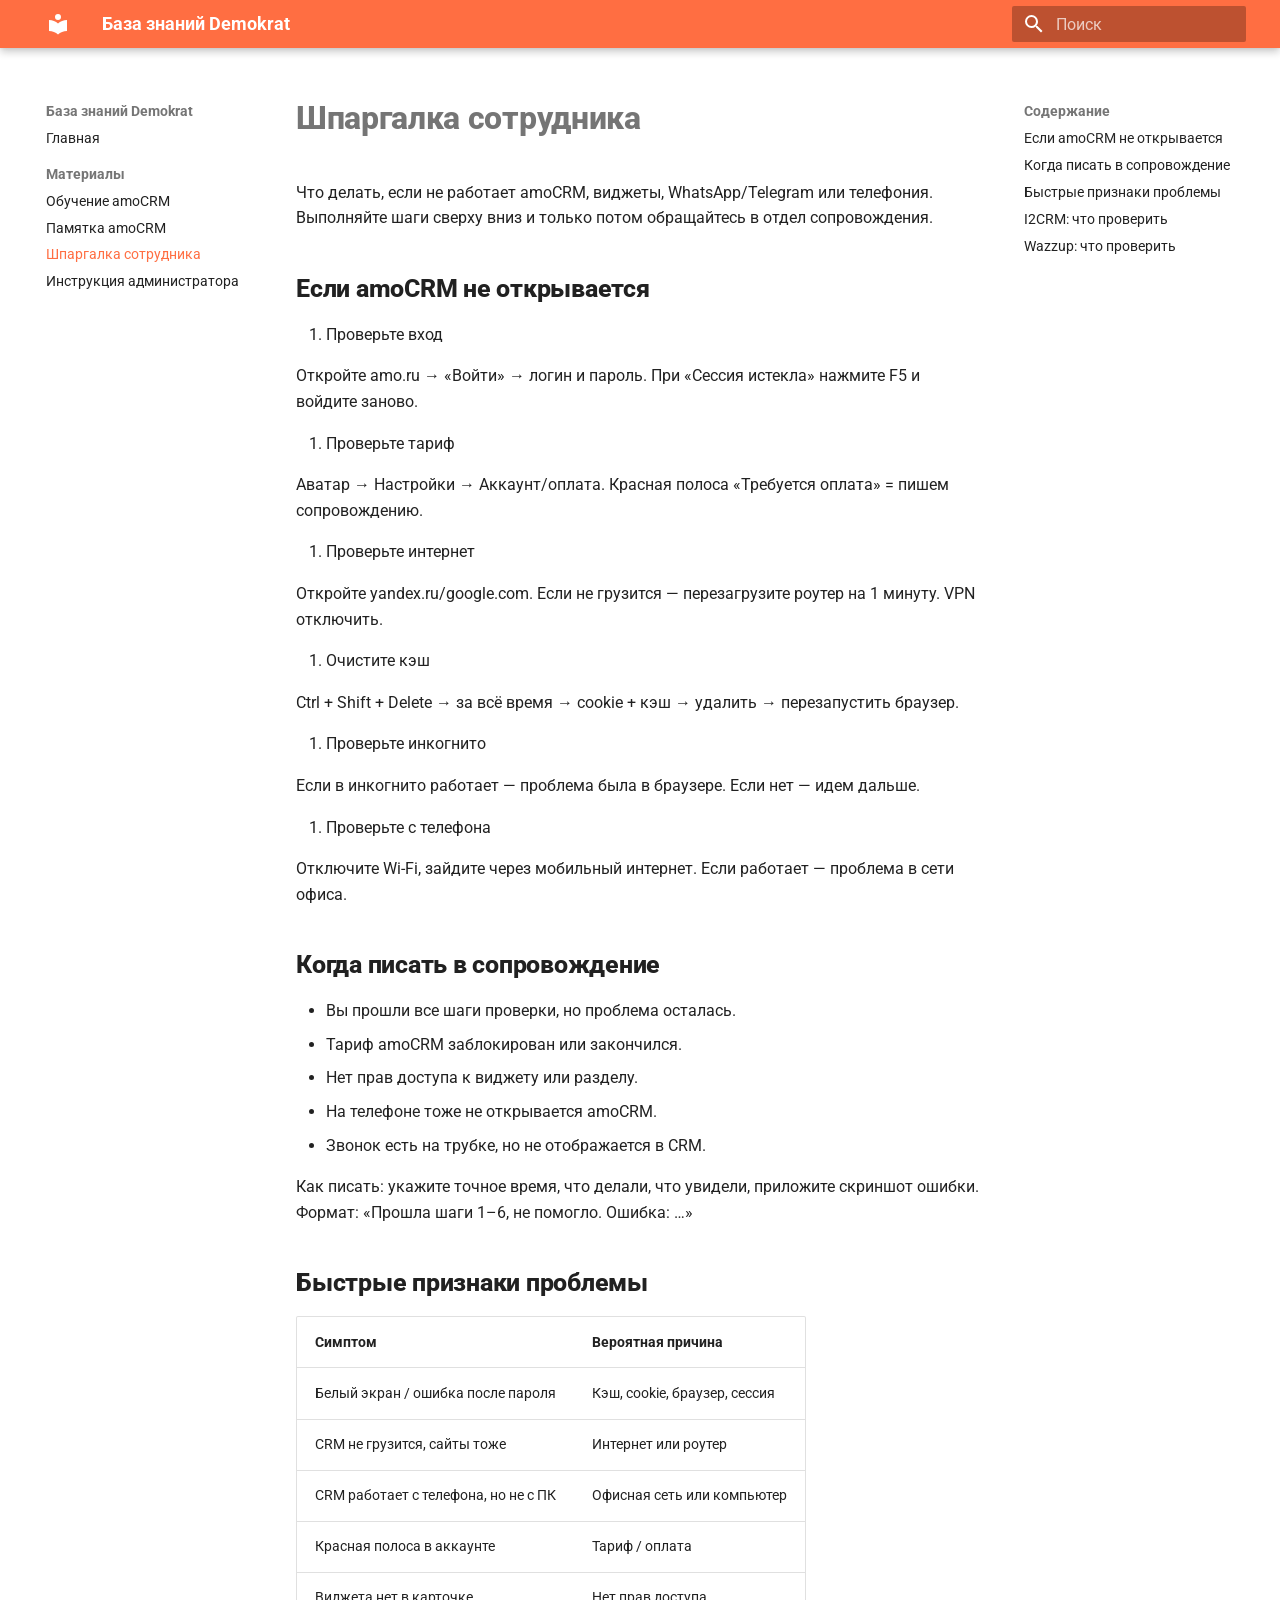
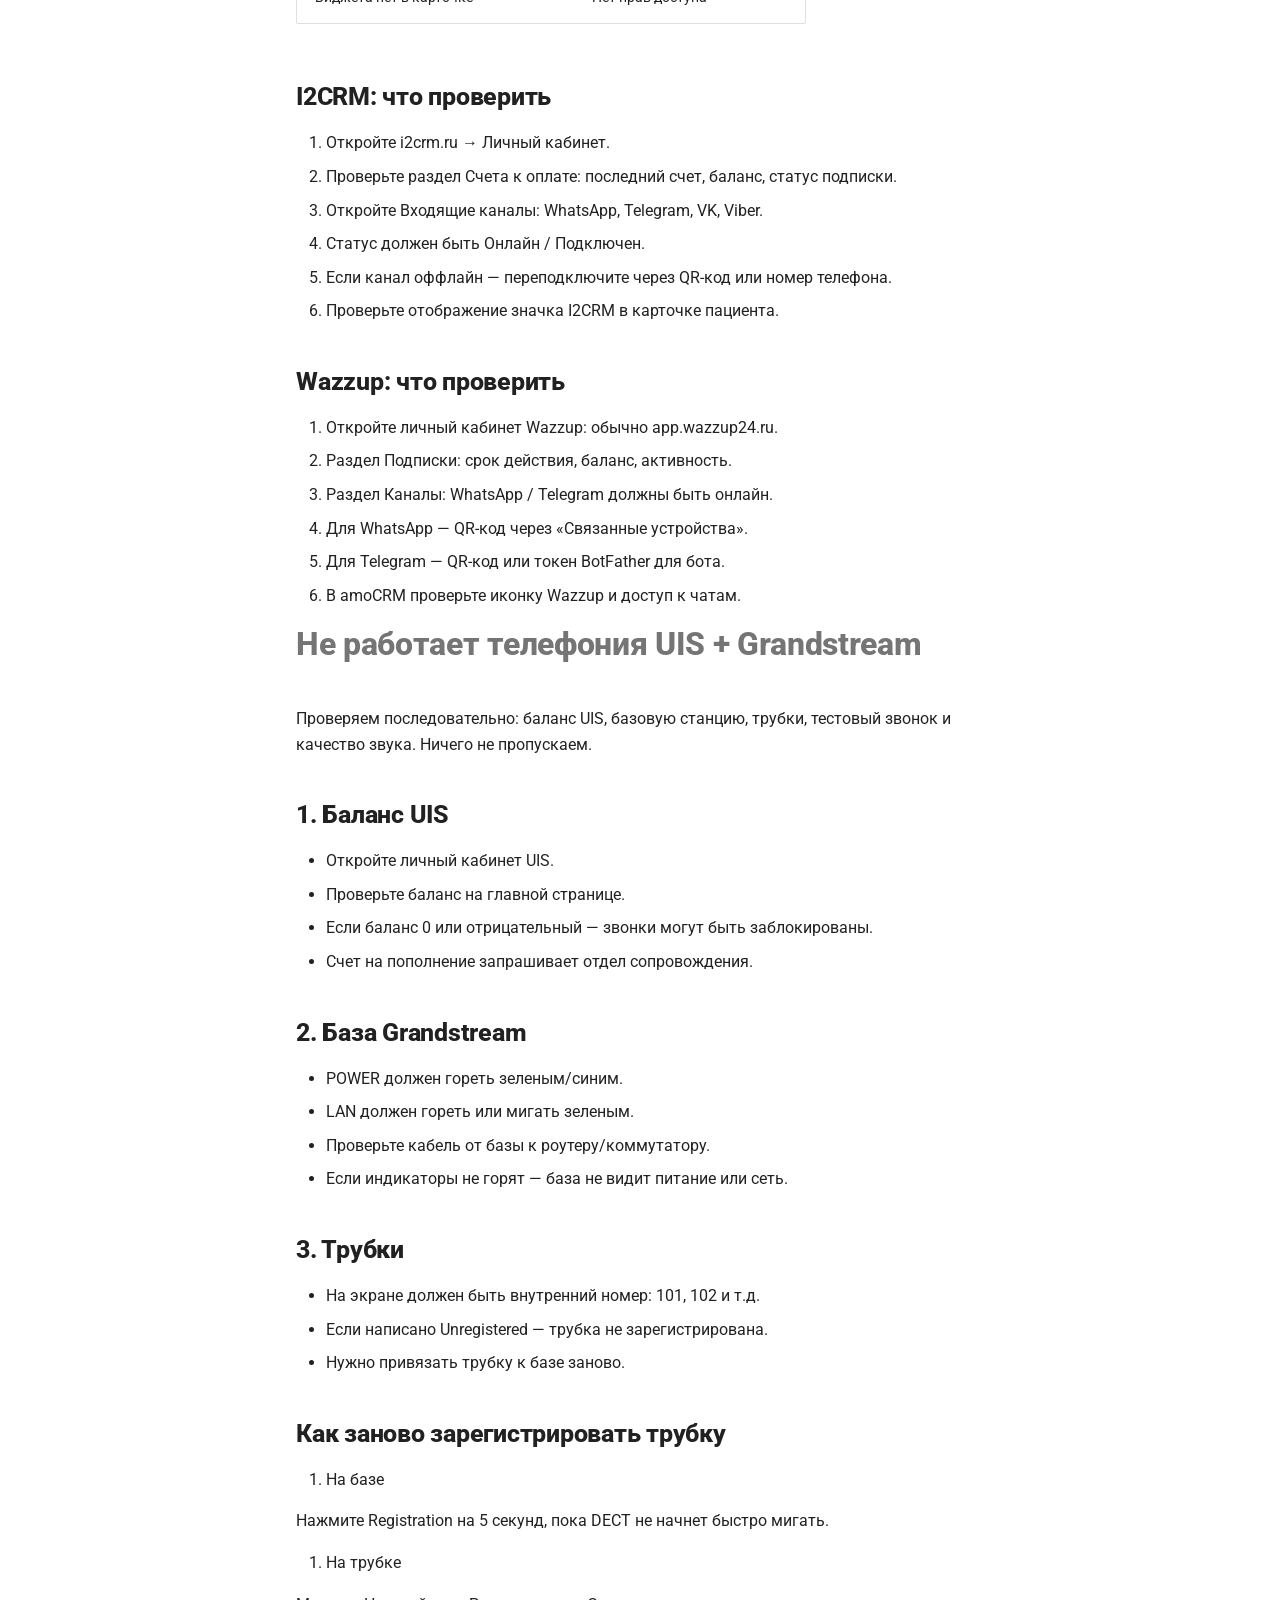
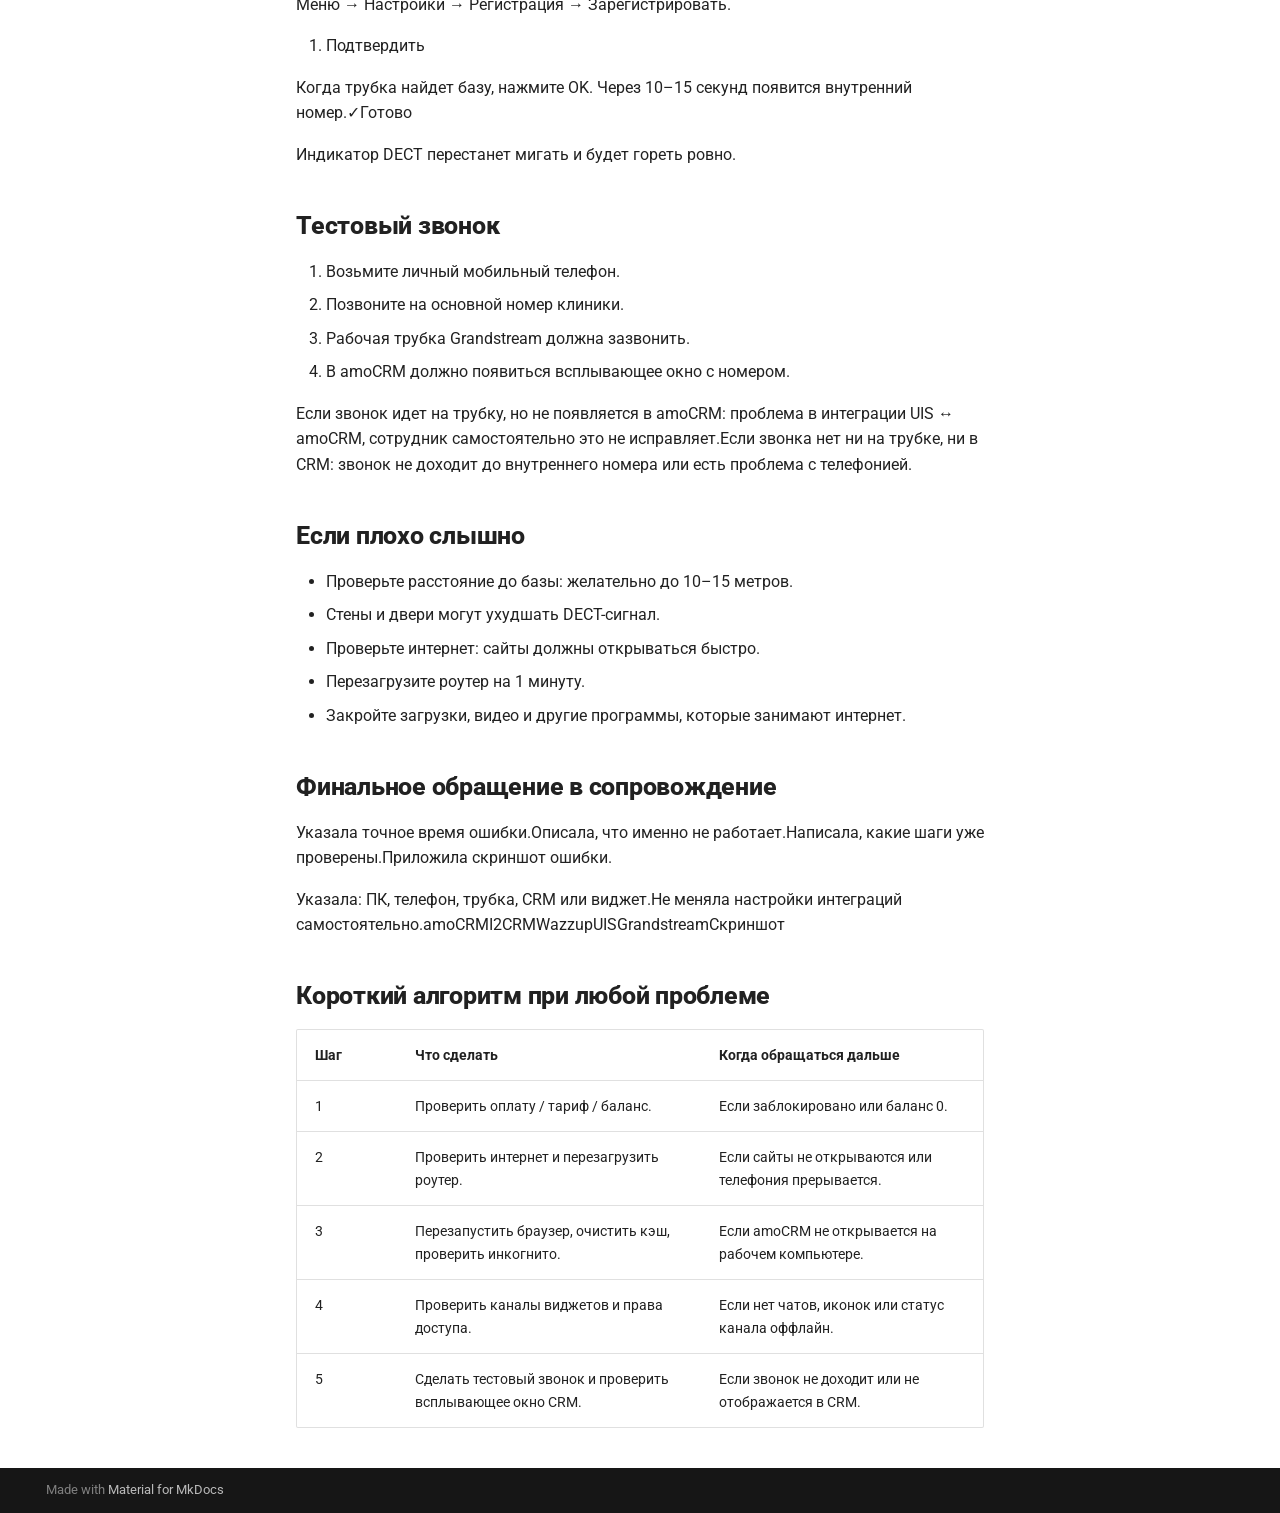
<file: site/employee-cheatsheet/index.html>
<!doctype html>
<html lang="ru" class="no-js">
  <head>
    
      <meta charset="utf-8">
      <meta name="viewport" content="width=device-width,initial-scale=1">
      
        <meta name="description" content="Обучающие материалы Demokrat по amoCRM">
      
      
      
      
        <link rel="prev" href="../amoCRM-memo/">
      
      
        <link rel="next" href="../admin-instruction/">
      
      
        
      
      
      <link rel="icon" href="../assets/images/favicon.png">
      <meta name="generator" content="mkdocs-1.6.1, mkdocs-material-9.7.6">
    
    
      
        <title>Шпаргалка сотрудника - База знаний Demokrat</title>
      
    
    
      <link rel="stylesheet" href="../assets/stylesheets/main.484c7ddc.min.css">
      
        
        <link rel="stylesheet" href="../assets/stylesheets/palette.ab4e12ef.min.css">
      
      


    
    
      
    
    
      
        
        
        <link rel="preconnect" href="https://fonts.gstatic.com" crossorigin>
        <link rel="stylesheet" href="https://fonts.googleapis.com/css?family=Roboto:300,300i,400,400i,700,700i%7CRoboto+Mono:400,400i,700,700i&display=fallback">
        <style>:root{--md-text-font:"Roboto";--md-code-font:"Roboto Mono"}</style>
      
    
    
      <link rel="stylesheet" href="../assets/site.css">
    
    <script>__md_scope=new URL("..",location),__md_hash=e=>[...e].reduce(((e,_)=>(e<<5)-e+_.charCodeAt(0)),0),__md_get=(e,_=localStorage,t=__md_scope)=>JSON.parse(_.getItem(t.pathname+"."+e)),__md_set=(e,_,t=localStorage,a=__md_scope)=>{try{t.setItem(a.pathname+"."+e,JSON.stringify(_))}catch(e){}}</script>
    
      

    
    
  </head>
  
  
    
    
    
    
    
    <body dir="ltr" data-md-color-scheme="default" data-md-color-primary="deep-orange" data-md-color-accent="orange">
  
    
    <input class="md-toggle" data-md-toggle="drawer" type="checkbox" id="__drawer" autocomplete="off">
    <input class="md-toggle" data-md-toggle="search" type="checkbox" id="__search" autocomplete="off">
    <label class="md-overlay" for="__drawer"></label>
    <div data-md-component="skip">
      
        
        <a href="#_1" class="md-skip">
          Перейти к содержанию
        </a>
      
    </div>
    <div data-md-component="announce">
      
    </div>
    
    
      

  

<header class="md-header md-header--shadow" data-md-component="header">
  <nav class="md-header__inner md-grid" aria-label="Верхний колонтитул">
    <a href=".." title="База знаний Demokrat" class="md-header__button md-logo" aria-label="База знаний Demokrat" data-md-component="logo">
      
  
  <svg xmlns="http://www.w3.org/2000/svg" viewBox="0 0 24 24"><path d="M12 8a3 3 0 0 0 3-3 3 3 0 0 0-3-3 3 3 0 0 0-3 3 3 3 0 0 0 3 3m0 3.54C9.64 9.35 6.5 8 3 8v11c3.5 0 6.64 1.35 9 3.54 2.36-2.19 5.5-3.54 9-3.54V8c-3.5 0-6.64 1.35-9 3.54"/></svg>

    </a>
    <label class="md-header__button md-icon" for="__drawer">
      
      <svg xmlns="http://www.w3.org/2000/svg" viewBox="0 0 24 24"><path d="M3 6h18v2H3zm0 5h18v2H3zm0 5h18v2H3z"/></svg>
    </label>
    <div class="md-header__title" data-md-component="header-title">
      <div class="md-header__ellipsis">
        <div class="md-header__topic">
          <span class="md-ellipsis">
            База знаний Demokrat
          </span>
        </div>
        <div class="md-header__topic" data-md-component="header-topic">
          <span class="md-ellipsis">
            
              Шпаргалка сотрудника
            
          </span>
        </div>
      </div>
    </div>
    
      
    
    
    
    
      
      
        <label class="md-header__button md-icon" for="__search">
          
          <svg xmlns="http://www.w3.org/2000/svg" viewBox="0 0 24 24"><path d="M9.5 3A6.5 6.5 0 0 1 16 9.5c0 1.61-.59 3.09-1.56 4.23l.27.27h.79l5 5-1.5 1.5-5-5v-.79l-.27-.27A6.52 6.52 0 0 1 9.5 16 6.5 6.5 0 0 1 3 9.5 6.5 6.5 0 0 1 9.5 3m0 2C7 5 5 7 5 9.5S7 14 9.5 14 14 12 14 9.5 12 5 9.5 5"/></svg>
        </label>
        <div class="md-search" data-md-component="search" role="dialog">
  <label class="md-search__overlay" for="__search"></label>
  <div class="md-search__inner" role="search">
    <form class="md-search__form" name="search">
      <input type="text" class="md-search__input" name="query" aria-label="Поиск" placeholder="Поиск" autocapitalize="off" autocorrect="off" autocomplete="off" spellcheck="false" data-md-component="search-query" required>
      <label class="md-search__icon md-icon" for="__search">
        
        <svg xmlns="http://www.w3.org/2000/svg" viewBox="0 0 24 24"><path d="M9.5 3A6.5 6.5 0 0 1 16 9.5c0 1.61-.59 3.09-1.56 4.23l.27.27h.79l5 5-1.5 1.5-5-5v-.79l-.27-.27A6.52 6.52 0 0 1 9.5 16 6.5 6.5 0 0 1 3 9.5 6.5 6.5 0 0 1 9.5 3m0 2C7 5 5 7 5 9.5S7 14 9.5 14 14 12 14 9.5 12 5 9.5 5"/></svg>
        
        <svg xmlns="http://www.w3.org/2000/svg" viewBox="0 0 24 24"><path d="M20 11v2H8l5.5 5.5-1.42 1.42L4.16 12l7.92-7.92L13.5 5.5 8 11z"/></svg>
      </label>
      <nav class="md-search__options" aria-label="Поиск">
        
        <button type="reset" class="md-search__icon md-icon" title="Очистить" aria-label="Очистить" tabindex="-1">
          
          <svg xmlns="http://www.w3.org/2000/svg" viewBox="0 0 24 24"><path d="M19 6.41 17.59 5 12 10.59 6.41 5 5 6.41 10.59 12 5 17.59 6.41 19 12 13.41 17.59 19 19 17.59 13.41 12z"/></svg>
        </button>
      </nav>
      
        <div class="md-search__suggest" data-md-component="search-suggest"></div>
      
    </form>
    <div class="md-search__output">
      <div class="md-search__scrollwrap" tabindex="0" data-md-scrollfix>
        <div class="md-search-result" data-md-component="search-result">
          <div class="md-search-result__meta">
            Инициализация поиска
          </div>
          <ol class="md-search-result__list" role="presentation"></ol>
        </div>
      </div>
    </div>
  </div>
</div>
      
    
    
  </nav>
  
</header>
    
    <div class="md-container" data-md-component="container">
      
      
        
          
        
      
      <main class="md-main" data-md-component="main">
        <div class="md-main__inner md-grid">
          
            
              
              <div class="md-sidebar md-sidebar--primary" data-md-component="sidebar" data-md-type="navigation" >
                <div class="md-sidebar__scrollwrap">
                  <div class="md-sidebar__inner">
                    



<nav class="md-nav md-nav--primary" aria-label="Навигация" data-md-level="0">
  <label class="md-nav__title" for="__drawer">
    <a href=".." title="База знаний Demokrat" class="md-nav__button md-logo" aria-label="База знаний Demokrat" data-md-component="logo">
      
  
  <svg xmlns="http://www.w3.org/2000/svg" viewBox="0 0 24 24"><path d="M12 8a3 3 0 0 0 3-3 3 3 0 0 0-3-3 3 3 0 0 0-3 3 3 3 0 0 0 3 3m0 3.54C9.64 9.35 6.5 8 3 8v11c3.5 0 6.64 1.35 9 3.54 2.36-2.19 5.5-3.54 9-3.54V8c-3.5 0-6.64 1.35-9 3.54"/></svg>

    </a>
    База знаний Demokrat
  </label>
  
  <ul class="md-nav__list" data-md-scrollfix>
    
      
      
  
  
  
  
    <li class="md-nav__item">
      <a href=".." class="md-nav__link">
        
  
  
  <span class="md-ellipsis">
    
  
    Главная
  

    
  </span>
  
  

      </a>
    </li>
  

    
      
      
  
  
    
  
  
  
    
    
    
    
      
        
        
      
    
    
    <li class="md-nav__item md-nav__item--active md-nav__item--section md-nav__item--nested">
      
        
        
        <input class="md-nav__toggle md-toggle " type="checkbox" id="__nav_2" checked>
        
          
          <label class="md-nav__link" for="__nav_2" id="__nav_2_label" tabindex="">
            
  
  
  <span class="md-ellipsis">
    
  
    Материалы
  

    
  </span>
  
  

            <span class="md-nav__icon md-icon"></span>
          </label>
        
        <nav class="md-nav" data-md-level="1" aria-labelledby="__nav_2_label" aria-expanded="true">
          <label class="md-nav__title" for="__nav_2">
            <span class="md-nav__icon md-icon"></span>
            
  
    Материалы
  

          </label>
          <ul class="md-nav__list" data-md-scrollfix>
            
              
                
  
  
  
  
    <li class="md-nav__item">
      <a href="../amoCRM-training/" class="md-nav__link">
        
  
  
  <span class="md-ellipsis">
    
  
    Обучение amoCRM
  

    
  </span>
  
  

      </a>
    </li>
  

              
            
              
                
  
  
  
  
    <li class="md-nav__item">
      <a href="../amoCRM-memo/" class="md-nav__link">
        
  
  
  <span class="md-ellipsis">
    
  
    Памятка amoCRM
  

    
  </span>
  
  

      </a>
    </li>
  

              
            
              
                
  
  
    
  
  
  
    <li class="md-nav__item md-nav__item--active">
      
      <input class="md-nav__toggle md-toggle" type="checkbox" id="__toc">
      
      
        
      
      
        <label class="md-nav__link md-nav__link--active" for="__toc">
          
  
  
  <span class="md-ellipsis">
    
  
    Шпаргалка сотрудника
  

    
  </span>
  
  

          <span class="md-nav__icon md-icon"></span>
        </label>
      
      <a href="./" class="md-nav__link md-nav__link--active">
        
  
  
  <span class="md-ellipsis">
    
  
    Шпаргалка сотрудника
  

    
  </span>
  
  

      </a>
      
        

<nav class="md-nav md-nav--secondary" aria-label="Содержание">
  
  
  
    
  
  
    <label class="md-nav__title" for="__toc">
      <span class="md-nav__icon md-icon"></span>
      Содержание
    </label>
    <ul class="md-nav__list" data-md-component="toc" data-md-scrollfix>
      
        <li class="md-nav__item">
  <a href="#amocrm" class="md-nav__link">
    <span class="md-ellipsis">
      
        Если amoCRM не открывается
      
    </span>
  </a>
  
</li>
      
        <li class="md-nav__item">
  <a href="#_2" class="md-nav__link">
    <span class="md-ellipsis">
      
        Когда писать в сопровождение
      
    </span>
  </a>
  
</li>
      
        <li class="md-nav__item">
  <a href="#_3" class="md-nav__link">
    <span class="md-ellipsis">
      
        Быстрые признаки проблемы
      
    </span>
  </a>
  
</li>
      
        <li class="md-nav__item">
  <a href="#i2crm" class="md-nav__link">
    <span class="md-ellipsis">
      
        I2CRM: что проверить
      
    </span>
  </a>
  
</li>
      
        <li class="md-nav__item">
  <a href="#wazzup" class="md-nav__link">
    <span class="md-ellipsis">
      
        Wazzup: что проверить
      
    </span>
  </a>
  
</li>
      
    </ul>
  
</nav>
      
    </li>
  

              
            
              
                
  
  
  
  
    <li class="md-nav__item">
      <a href="../admin-instruction/" class="md-nav__link">
        
  
  
  <span class="md-ellipsis">
    
  
    Инструкция администратора
  

    
  </span>
  
  

      </a>
    </li>
  

              
            
          </ul>
        </nav>
      
    </li>
  

    
  </ul>
</nav>
                  </div>
                </div>
              </div>
            
            
              
              <div class="md-sidebar md-sidebar--secondary" data-md-component="sidebar" data-md-type="toc" >
                <div class="md-sidebar__scrollwrap">
                  <div class="md-sidebar__inner">
                    

<nav class="md-nav md-nav--secondary" aria-label="Содержание">
  
  
  
    
  
  
    <label class="md-nav__title" for="__toc">
      <span class="md-nav__icon md-icon"></span>
      Содержание
    </label>
    <ul class="md-nav__list" data-md-component="toc" data-md-scrollfix>
      
        <li class="md-nav__item">
  <a href="#amocrm" class="md-nav__link">
    <span class="md-ellipsis">
      
        Если amoCRM не открывается
      
    </span>
  </a>
  
</li>
      
        <li class="md-nav__item">
  <a href="#_2" class="md-nav__link">
    <span class="md-ellipsis">
      
        Когда писать в сопровождение
      
    </span>
  </a>
  
</li>
      
        <li class="md-nav__item">
  <a href="#_3" class="md-nav__link">
    <span class="md-ellipsis">
      
        Быстрые признаки проблемы
      
    </span>
  </a>
  
</li>
      
        <li class="md-nav__item">
  <a href="#i2crm" class="md-nav__link">
    <span class="md-ellipsis">
      
        I2CRM: что проверить
      
    </span>
  </a>
  
</li>
      
        <li class="md-nav__item">
  <a href="#wazzup" class="md-nav__link">
    <span class="md-ellipsis">
      
        Wazzup: что проверить
      
    </span>
  </a>
  
</li>
      
    </ul>
  
</nav>
                  </div>
                </div>
              </div>
            
          
          
            <div class="md-content" data-md-component="content">
              
              <article class="md-content__inner md-typeset">
                
                  



<h1 id="_1">Шпаргалка сотрудника<a class="headerlink" href="#_1" title="Permanent link">&para;</a></h1>
<p>Что делать, если не работает amoCRM, виджеты, WhatsApp/Telegram или телефония. Выполняйте шаги сверху вниз и только потом обращайтесь в отдел сопровождения.</p>
<h2 id="amocrm">Если amoCRM не открывается<a class="headerlink" href="#amocrm" title="Permanent link">&para;</a></h2>
<ol>
<li>Проверьте вход</li>
</ol>
<p>Откройте amo.ru → «Войти» → логин и пароль. При «Сессия истекла» нажмите F5 и войдите заново.</p>
<ol>
<li>Проверьте тариф</li>
</ol>
<p>Аватар → Настройки → Аккаунт/оплата. Красная полоса «Требуется оплата» = пишем сопровождению.</p>
<ol>
<li>Проверьте интернет</li>
</ol>
<p>Откройте yandex.ru/google.com. Если не грузится — перезагрузите роутер на 1 минуту. VPN отключить.</p>
<ol>
<li>Очистите кэш</li>
</ol>
<p>Ctrl + Shift + Delete → за всё время → cookie + кэш → удалить → перезапустить браузер.</p>
<ol>
<li>Проверьте инкогнито</li>
</ol>
<p>Если в инкогнито работает — проблема была в браузере. Если нет — идем дальше.</p>
<ol>
<li>Проверьте с телефона</li>
</ol>
<p>Отключите Wi‑Fi, зайдите через мобильный интернет. Если работает — проблема в сети офиса.</p>
<h2 id="_2">Когда писать в сопровождение<a class="headerlink" href="#_2" title="Permanent link">&para;</a></h2>
<ul>
<li>Вы прошли все шаги проверки, но проблема осталась.</li>
<li>Тариф amoCRM заблокирован или закончился.</li>
<li>Нет прав доступа к виджету или разделу.</li>
<li>На телефоне тоже не открывается amoCRM.</li>
<li>Звонок есть на трубке, но не отображается в CRM.</li>
</ul>
<p>Как писать: укажите точное время, что делали, что увидели, приложите скриншот ошибки. Формат: «Прошла шаги 1–6, не помогло. Ошибка: …»</p>
<h2 id="_3">Быстрые признаки проблемы<a class="headerlink" href="#_3" title="Permanent link">&para;</a></h2>
<table>
<thead>
<tr>
<th>Симптом</th>
<th>Вероятная причина</th>
</tr>
</thead>
<tbody>
<tr>
<td>Белый экран / ошибка после пароля</td>
<td>Кэш, cookie, браузер, сессия</td>
</tr>
<tr>
<td>CRM не грузится, сайты тоже</td>
<td>Интернет или роутер</td>
</tr>
<tr>
<td>CRM работает с телефона, но не с ПК</td>
<td>Офисная сеть или компьютер</td>
</tr>
<tr>
<td>Красная полоса в аккаунте</td>
<td>Тариф / оплата</td>
</tr>
<tr>
<td>Виджета нет в карточке</td>
<td>Нет прав доступа</td>
</tr>
</tbody>
</table>
<h2 id="i2crm">I2CRM: что проверить<a class="headerlink" href="#i2crm" title="Permanent link">&para;</a></h2>
<ol>
<li>Откройте i2crm.ru → Личный кабинет.</li>
<li>Проверьте раздел Счета к оплате: последний счет, баланс, статус подписки.</li>
<li>Откройте Входящие каналы: WhatsApp, Telegram, VK, Viber.</li>
<li>Статус должен быть Онлайн / Подключен.</li>
<li>Если канал оффлайн — переподключите через QR-код или номер телефона.</li>
<li>Проверьте отображение значка I2CRM в карточке пациента.</li>
</ol>
<h2 id="wazzup">Wazzup: что проверить<a class="headerlink" href="#wazzup" title="Permanent link">&para;</a></h2>
<ol>
<li>Откройте личный кабинет Wazzup: обычно app.wazzup24.ru.</li>
<li>Раздел Подписки: срок действия, баланс, активность.</li>
<li>Раздел Каналы: WhatsApp / Telegram должны быть онлайн.</li>
<li>Для WhatsApp — QR-код через «Связанные устройства».</li>
<li>Для Telegram — QR-код или токен BotFather для бота.</li>
<li>В amoCRM проверьте иконку Wazzup и доступ к чатам.</li>
</ol>
<h1 id="uis-grandstream">Не работает телефония UIS + Grandstream<a class="headerlink" href="#uis-grandstream" title="Permanent link">&para;</a></h1>
<p>Проверяем последовательно: баланс UIS, базовую станцию, трубки, тестовый звонок и качество звука. Ничего не пропускаем.</p>
<h2 id="1-uis">1. Баланс UIS<a class="headerlink" href="#1-uis" title="Permanent link">&para;</a></h2>
<ul>
<li>Откройте личный кабинет UIS.</li>
<li>Проверьте баланс на главной странице.</li>
<li>Если баланс 0 или отрицательный — звонки могут быть заблокированы.</li>
<li>Счет на пополнение запрашивает отдел сопровождения.</li>
</ul>
<h2 id="2-grandstream">2. База Grandstream<a class="headerlink" href="#2-grandstream" title="Permanent link">&para;</a></h2>
<ul>
<li>POWER должен гореть зеленым/синим.</li>
<li>LAN должен гореть или мигать зеленым.</li>
<li>Проверьте кабель от базы к роутеру/коммутатору.</li>
<li>Если индикаторы не горят — база не видит питание или сеть.</li>
</ul>
<h2 id="3">3. Трубки<a class="headerlink" href="#3" title="Permanent link">&para;</a></h2>
<ul>
<li>На экране должен быть внутренний номер: 101, 102 и т.д.</li>
<li>Если написано Unregistered — трубка не зарегистрирована.</li>
<li>Нужно привязать трубку к базе заново.</li>
</ul>
<h2 id="_4">Как заново зарегистрировать трубку<a class="headerlink" href="#_4" title="Permanent link">&para;</a></h2>
<ol>
<li>На базе</li>
</ol>
<p>Нажмите Registration на 5 секунд, пока DECT не начнет быстро мигать.</p>
<ol>
<li>На трубке</li>
</ol>
<p>Меню → Настройки → Регистрация → Зарегистрировать.</p>
<ol>
<li>Подтвердить</li>
</ol>
<p>Когда трубка найдет базу, нажмите OK. Через 10–15 секунд появится внутренний номер.✓Готово</p>
<p>Индикатор DECT перестанет мигать и будет гореть ровно.</p>
<h2 id="_5">Тестовый звонок<a class="headerlink" href="#_5" title="Permanent link">&para;</a></h2>
<ol>
<li>Возьмите личный мобильный телефон.</li>
<li>Позвоните на основной номер клиники.</li>
<li>Рабочая трубка Grandstream должна зазвонить.</li>
<li>В amoCRM должно появиться всплывающее окно с номером.</li>
</ol>
<p>Если звонок идет на трубку, но не появляется в amoCRM: проблема в интеграции UIS ↔ amoCRM, сотрудник самостоятельно это не исправляет.Если звонка нет ни на трубке, ни в CRM: звонок не доходит до внутреннего номера или есть проблема с телефонией.</p>
<h2 id="_6">Если плохо слышно<a class="headerlink" href="#_6" title="Permanent link">&para;</a></h2>
<ul>
<li>Проверьте расстояние до базы: желательно до 10–15 метров.</li>
<li>Стены и двери могут ухудшать DECT-сигнал.</li>
<li>Проверьте интернет: сайты должны открываться быстро.</li>
<li>Перезагрузите роутер на 1 минуту.</li>
<li>Закройте загрузки, видео и другие программы, которые занимают интернет.</li>
</ul>
<h2 id="_7">Финальное обращение в сопровождение<a class="headerlink" href="#_7" title="Permanent link">&para;</a></h2>
<p>Указала точное время ошибки.Описала, что именно не работает.Написала, какие шаги уже проверены.Приложила скриншот ошибки.</p>
<p>Указала: ПК, телефон, трубка, CRM или виджет.Не меняла настройки интеграций самостоятельно.amoCRMI2CRMWazzupUISGrandstreamСкриншот</p>
<h2 id="_8">Короткий алгоритм при любой проблеме<a class="headerlink" href="#_8" title="Permanent link">&para;</a></h2>
<table>
<thead>
<tr>
<th>Шаг</th>
<th>Что сделать</th>
<th>Когда обращаться дальше</th>
</tr>
</thead>
<tbody>
<tr>
<td>1</td>
<td>Проверить оплату / тариф / баланс.</td>
<td>Если заблокировано или баланс 0.</td>
</tr>
<tr>
<td>2</td>
<td>Проверить интернет и перезагрузить роутер.</td>
<td>Если сайты не открываются или телефония прерывается.</td>
</tr>
<tr>
<td>3</td>
<td>Перезапустить браузер, очистить кэш, проверить инкогнито.</td>
<td>Если amoCRM не открывается на рабочем компьютере.</td>
</tr>
<tr>
<td>4</td>
<td>Проверить каналы виджетов и права доступа.</td>
<td>Если нет чатов, иконок или статус канала оффлайн.</td>
</tr>
<tr>
<td>5</td>
<td>Сделать тестовый звонок и проверить всплывающее окно CRM.</td>
<td>Если звонок не доходит или не отображается в CRM.</td>
</tr>
</tbody>
</table>












                
              </article>
            </div>
          
          
<script>var target=document.getElementById(location.hash.slice(1));target&&target.name&&(target.checked=target.name.startsWith("__tabbed_"))</script>
        </div>
        
          <button type="button" class="md-top md-icon" data-md-component="top" hidden>
  
  <svg xmlns="http://www.w3.org/2000/svg" viewBox="0 0 24 24"><path d="M13 20h-2V8l-5.5 5.5-1.42-1.42L12 4.16l7.92 7.92-1.42 1.42L13 8z"/></svg>
  К началу
</button>
        
      </main>
      
        <footer class="md-footer">
  
  <div class="md-footer-meta md-typeset">
    <div class="md-footer-meta__inner md-grid">
      <div class="md-copyright">
  
  
    Made with
    <a href="https://squidfunk.github.io/mkdocs-material/" target="_blank" rel="noopener">
      Material for MkDocs
    </a>
  
</div>
      
    </div>
  </div>
</footer>
      
    </div>
    <div class="md-dialog" data-md-component="dialog">
      <div class="md-dialog__inner md-typeset"></div>
    </div>
    
    
    
      
      
      <script id="__config" type="application/json">{"annotate": null, "base": "..", "features": ["navigation.sections", "navigation.top", "search.highlight", "search.suggest"], "search": "../assets/javascripts/workers/search.2c215733.min.js", "tags": null, "translations": {"clipboard.copied": "\u0421\u043a\u043e\u043f\u0438\u0440\u043e\u0432\u0430\u043d\u043e \u0432 \u0431\u0443\u0444\u0435\u0440", "clipboard.copy": "\u041a\u043e\u043f\u0438\u0440\u043e\u0432\u0430\u0442\u044c \u0432 \u0431\u0443\u0444\u0435\u0440", "search.result.more.one": "\u0415\u0449\u0451 1 \u043d\u0430 \u044d\u0442\u043e\u0439 \u0441\u0442\u0440\u0430\u043d\u0438\u0446\u0435", "search.result.more.other": "\u0415\u0449\u0451 # \u043d\u0430 \u044d\u0442\u043e\u0439 \u0441\u0442\u0440\u0430\u043d\u0438\u0446\u0435", "search.result.none": "\u0421\u043e\u0432\u043f\u0430\u0434\u0435\u043d\u0438\u0439 \u043d\u0435 \u043d\u0430\u0439\u0434\u0435\u043d\u043e", "search.result.one": "\u041d\u0430\u0439\u0434\u0435\u043d\u043e 1 \u0441\u043e\u0432\u043f\u0430\u0434\u0435\u043d\u0438\u0435", "search.result.other": "\u041d\u0430\u0439\u0434\u0435\u043d\u043e \u0441\u043e\u0432\u043f\u0430\u0434\u0435\u043d\u0438\u0439: #", "search.result.placeholder": "\u041d\u0430\u0447\u043d\u0438\u0442\u0435 \u043f\u0435\u0447\u0430\u0442\u0430\u0442\u044c \u0434\u043b\u044f \u043f\u043e\u0438\u0441\u043a\u0430", "search.result.term.missing": "\u041e\u0442\u0441\u0443\u0442\u0441\u0442\u0432\u0443\u0435\u0442", "select.version": "\u0412\u044b\u0431\u0435\u0440\u0438\u0442\u0435 \u0432\u0435\u0440\u0441\u0438\u044e"}, "version": null}</script>
    
    
      <script src="../assets/javascripts/bundle.79ae519e.min.js"></script>
      
    
  </body>
</html>
</file>
<file: site/assets/site.css>
:root {
  --md-primary-fg-color: #ff5a1f;
  --md-accent-fg-color: #ff8a1f;
}

.md-typeset h1,
.md-typeset h2 {
  font-weight: 800;
}

.md-typeset table:not([class]) {
  font-size: 0.72rem;
}

.md-typeset img {
  max-height: 320px;
  object-fit: contain;
}
</file>
<file: site/assets/stylesheets/main.484c7ddc.min.css>
@charset "UTF-8";html{-webkit-text-size-adjust:none;-moz-text-size-adjust:none;text-size-adjust:none;box-sizing:border-box}*,:after,:before{box-sizing:inherit}@media (prefers-reduced-motion){*,:after,:before{transition:none!important}}body{margin:0}a,button,input,label{-webkit-tap-highlight-color:transparent}a{color:inherit;text-decoration:none}hr{border:0;box-sizing:initial;display:block;height:.05rem;overflow:visible;padding:0}small{font-size:80%}sub,sup{line-height:1em}img{border-style:none}table{border-collapse:initial;border-spacing:0}td,th{font-weight:400;vertical-align:top}button{background:#0000;border:0;font-family:inherit;font-size:inherit;margin:0;padding:0}input{border:0;outline:none}:root{--md-primary-fg-color:#4051b5;--md-primary-fg-color--light:#5d6cc0;--md-primary-fg-color--dark:#303fa1;--md-primary-bg-color:#fff;--md-primary-bg-color--light:#ffffffb3;--md-accent-fg-color:#526cfe;--md-accent-fg-color--transparent:#526cfe1a;--md-accent-bg-color:#fff;--md-accent-bg-color--light:#ffffffb3}[data-md-color-scheme=default]{color-scheme:light}[data-md-color-scheme=default] img[src$="#gh-dark-mode-only"],[data-md-color-scheme=default] img[src$="#only-dark"]{display:none}:root,[data-md-color-scheme=default]{--md-hue:225deg;--md-default-fg-color:#000000de;--md-default-fg-color--light:#0000008a;--md-default-fg-color--lighter:#00000052;--md-default-fg-color--lightest:#00000012;--md-default-bg-color:#fff;--md-default-bg-color--light:#ffffffb3;--md-default-bg-color--lighter:#ffffff4d;--md-default-bg-color--lightest:#ffffff1f;--md-code-fg-color:#36464e;--md-code-bg-color:#f5f5f5;--md-code-bg-color--light:#f5f5f5b3;--md-code-bg-color--lighter:#f5f5f54d;--md-code-hl-color:#4287ff;--md-code-hl-color--light:#4287ff1a;--md-code-hl-number-color:#d52a2a;--md-code-hl-special-color:#db1457;--md-code-hl-function-color:#a846b9;--md-code-hl-constant-color:#6e59d9;--md-code-hl-keyword-color:#3f6ec6;--md-code-hl-string-color:#1c7d4d;--md-code-hl-name-color:var(--md-code-fg-color);--md-code-hl-operator-color:var(--md-default-fg-color--light);--md-code-hl-punctuation-color:var(--md-default-fg-color--light);--md-code-hl-comment-color:var(--md-default-fg-color--light);--md-code-hl-generic-color:var(--md-default-fg-color--light);--md-code-hl-variable-color:var(--md-default-fg-color--light);--md-typeset-color:var(--md-default-fg-color);--md-typeset-a-color:var(--md-primary-fg-color);--md-typeset-del-color:#f5503d26;--md-typeset-ins-color:#0bd57026;--md-typeset-kbd-color:#fafafa;--md-typeset-kbd-accent-color:#fff;--md-typeset-kbd-border-color:#b8b8b8;--md-typeset-mark-color:#ffff0080;--md-typeset-table-color:#0000001f;--md-typeset-table-color--light:rgba(0,0,0,.035);--md-admonition-fg-color:var(--md-default-fg-color);--md-admonition-bg-color:var(--md-default-bg-color);--md-warning-fg-color:#000000de;--md-warning-bg-color:#ff9;--md-footer-fg-color:#fff;--md-footer-fg-color--light:#ffffffb3;--md-footer-fg-color--lighter:#ffffff73;--md-footer-bg-color:#000000de;--md-footer-bg-color--dark:#00000052;--md-shadow-z1:0 0.2rem 0.5rem #0000000d,0 0 0.05rem #0000001a;--md-shadow-z2:0 0.2rem 0.5rem #0000001a,0 0 0.05rem #00000040;--md-shadow-z3:0 0.2rem 0.5rem #0003,0 0 0.05rem #00000059}.md-icon svg{fill:currentcolor;display:block;height:1.2rem;width:1.2rem}body{-webkit-font-smoothing:antialiased;-moz-osx-font-smoothing:grayscale;--md-text-font-family:var(--md-text-font,_),-apple-system,BlinkMacSystemFont,Helvetica,Arial,sans-serif;--md-code-font-family:var(--md-code-font,_),SFMono-Regular,Consolas,Menlo,monospace}aside,body,input{font-feature-settings:"kern","liga";color:var(--md-typeset-color);font-family:var(--md-text-font-family)}code,kbd,pre{font-feature-settings:"kern";font-family:var(--md-code-font-family)}:root{--md-typeset-table-sort-icon:url('data:image/svg+xml;charset=utf-8,<svg xmlns="http://www.w3.org/2000/svg" viewBox="0 0 24 24"><path d="m18 21-4-4h3V7h-3l4-4 4 4h-3v10h3M2 19v-2h10v2M2 13v-2h7v2M2 7V5h4v2z"/></svg>');--md-typeset-table-sort-icon--asc:url('data:image/svg+xml;charset=utf-8,<svg xmlns="http://www.w3.org/2000/svg" viewBox="0 0 24 24"><path d="M19 17h3l-4 4-4-4h3V3h2M2 17h10v2H2M6 5v2H2V5m0 6h7v2H2z"/></svg>');--md-typeset-table-sort-icon--desc:url('data:image/svg+xml;charset=utf-8,<svg xmlns="http://www.w3.org/2000/svg" viewBox="0 0 24 24"><path d="M19 7h3l-4-4-4 4h3v14h2M2 17h10v2H2M6 5v2H2V5m0 6h7v2H2z"/></svg>')}.md-typeset{-webkit-print-color-adjust:exact;color-adjust:exact;font-size:.8rem;line-height:1.6;overflow-wrap:break-word}@media print{.md-typeset{font-size:.68rem}}.md-typeset blockquote,.md-typeset dl,.md-typeset figure,.md-typeset ol,.md-typeset pre,.md-typeset ul{margin-bottom:1em;margin-top:1em}.md-typeset h1{color:var(--md-default-fg-color--light);font-size:2em;line-height:1.3;margin:0 0 1.25em}.md-typeset h1,.md-typeset h2{font-weight:300;letter-spacing:-.01em}.md-typeset h2{font-size:1.5625em;line-height:1.4;margin:1.6em 0 .64em}.md-typeset h3{font-size:1.25em;font-weight:400;letter-spacing:-.01em;line-height:1.5;margin:1.6em 0 .8em}.md-typeset h2+h3{margin-top:.8em}.md-typeset h4{font-weight:700;letter-spacing:-.01em;margin:1em 0}.md-typeset h5,.md-typeset h6{color:var(--md-default-fg-color--light);font-size:.8em;font-weight:700;letter-spacing:-.01em;margin:1.25em 0}.md-typeset h5{text-transform:uppercase}.md-typeset h5 code{text-transform:none}.md-typeset hr{border-bottom:.05rem solid var(--md-default-fg-color--lightest);display:flow-root;margin:1.5em 0}.md-typeset a{color:var(--md-typeset-a-color);word-break:break-word}.md-typeset a,.md-typeset a:before{transition:color 125ms}.md-typeset a:focus,.md-typeset a:hover{color:var(--md-accent-fg-color)}.md-typeset a:focus code,.md-typeset a:hover code{background-color:var(--md-accent-fg-color--transparent);color:var(--md-accent-fg-color)}.md-typeset a code{color:var(--md-typeset-a-color)}.md-typeset a.focus-visible{outline-color:var(--md-accent-fg-color);outline-offset:.2rem}.md-typeset code,.md-typeset kbd,.md-typeset pre{color:var(--md-code-fg-color);direction:ltr;font-variant-ligatures:none;transition:background-color 125ms}@media print{.md-typeset code,.md-typeset kbd,.md-typeset pre{white-space:pre-wrap}}.md-typeset code{background-color:var(--md-code-bg-color);border-radius:.1rem;-webkit-box-decoration-break:clone;box-decoration-break:clone;font-size:.85em;padding:0 .2941176471em;transition:color 125ms,background-color 125ms;word-break:break-word}.md-typeset code:not(.focus-visible){-webkit-tap-highlight-color:transparent;outline:none}.md-typeset pre{display:flow-root;line-height:1.4;position:relative}.md-typeset pre>code{-webkit-box-decoration-break:slice;box-decoration-break:slice;box-shadow:none;display:block;margin:0;outline-color:var(--md-accent-fg-color);overflow:auto;padding:.7720588235em 1.1764705882em;scrollbar-color:var(--md-default-fg-color--lighter) #0000;scrollbar-width:thin;touch-action:auto;word-break:normal}.md-typeset pre>code:hover{scrollbar-color:var(--md-accent-fg-color) #0000}.md-typeset pre>code::-webkit-scrollbar{height:.2rem;width:.2rem}.md-typeset pre>code::-webkit-scrollbar-thumb{background-color:var(--md-default-fg-color--lighter)}.md-typeset pre>code::-webkit-scrollbar-thumb:hover{background-color:var(--md-accent-fg-color)}.md-typeset kbd{background-color:var(--md-typeset-kbd-color);border-radius:.1rem;box-shadow:0 .1rem 0 .05rem var(--md-typeset-kbd-border-color),0 .1rem 0 var(--md-typeset-kbd-border-color),0 -.1rem .2rem var(--md-typeset-kbd-accent-color) inset;color:var(--md-default-fg-color);display:inline-block;font-size:.75em;padding:0 .6666666667em;vertical-align:text-top;word-break:break-word}.md-typeset mark{background-color:var(--md-typeset-mark-color);-webkit-box-decoration-break:clone;box-decoration-break:clone;color:inherit;word-break:break-word}.md-typeset abbr{cursor:help;text-decoration:none}.md-typeset [data-preview],.md-typeset abbr{border-bottom:.05rem dotted var(--md-default-fg-color--light)}.md-typeset small{opacity:.75}[dir=ltr] .md-typeset sub,[dir=ltr] .md-typeset sup{margin-left:.078125em}[dir=rtl] .md-typeset sub,[dir=rtl] .md-typeset sup{margin-right:.078125em}[dir=ltr] .md-typeset blockquote{padding-left:.6rem}[dir=rtl] .md-typeset blockquote{padding-right:.6rem}[dir=ltr] .md-typeset blockquote{border-left:.2rem solid var(--md-default-fg-color--lighter)}[dir=rtl] .md-typeset blockquote{border-right:.2rem solid var(--md-default-fg-color--lighter)}.md-typeset blockquote{color:var(--md-default-fg-color--light);margin-left:0;margin-right:0}.md-typeset ul{list-style-type:disc}.md-typeset ul[type]{list-style-type:revert-layer}[dir=ltr] .md-typeset ol,[dir=ltr] .md-typeset ul{margin-left:.625em}[dir=rtl] .md-typeset ol,[dir=rtl] .md-typeset ul{margin-right:.625em}.md-typeset ol,.md-typeset ul{padding:0}.md-typeset ol:not([hidden]),.md-typeset ul:not([hidden]){display:flow-root}.md-typeset ol ol,.md-typeset ul ol{list-style-type:lower-alpha}.md-typeset ol ol ol,.md-typeset ul ol ol{list-style-type:lower-roman}.md-typeset ol ol ol ol,.md-typeset ul ol ol ol{list-style-type:upper-alpha}.md-typeset ol ol ol ol ol,.md-typeset ul ol ol ol ol{list-style-type:upper-roman}.md-typeset ol[type],.md-typeset ul[type]{list-style-type:revert-layer}[dir=ltr] .md-typeset ol li,[dir=ltr] .md-typeset ul li{margin-left:1.25em}[dir=rtl] .md-typeset ol li,[dir=rtl] .md-typeset ul li{margin-right:1.25em}.md-typeset ol li,.md-typeset ul li{margin-bottom:.5em}.md-typeset ol li blockquote,.md-typeset ol li p,.md-typeset ul li blockquote,.md-typeset ul li p{margin:.5em 0}.md-typeset ol li:last-child,.md-typeset ul li:last-child{margin-bottom:0}[dir=ltr] .md-typeset ol li ol,[dir=ltr] .md-typeset ol li ul,[dir=ltr] .md-typeset ul li ol,[dir=ltr] .md-typeset ul li ul{margin-left:.625em}[dir=rtl] .md-typeset ol li ol,[dir=rtl] .md-typeset ol li ul,[dir=rtl] .md-typeset ul li ol,[dir=rtl] .md-typeset ul li ul{margin-right:.625em}.md-typeset ol li ol,.md-typeset ol li ul,.md-typeset ul li ol,.md-typeset ul li ul{margin-bottom:.5em;margin-top:.5em}[dir=ltr] .md-typeset dd{margin-left:1.875em}[dir=rtl] .md-typeset dd{margin-right:1.875em}.md-typeset dd{margin-bottom:1.5em;margin-top:1em}.md-typeset img,.md-typeset svg,.md-typeset video{height:auto;max-width:100%}.md-typeset img[align=left]{margin:1em 1em 1em 0}.md-typeset img[align=right]{margin:1em 0 1em 1em}.md-typeset img[align]:only-child{margin-top:0}.md-typeset figure{display:flow-root;margin:1em auto;max-width:100%;text-align:center;width:fit-content}.md-typeset figure img{display:block;margin:0 auto}.md-typeset figcaption{font-style:italic;margin:1em auto;max-width:24rem}.md-typeset iframe{max-width:100%}.md-typeset table:not([class]){background-color:var(--md-default-bg-color);border:.05rem solid var(--md-typeset-table-color);border-radius:.1rem;display:inline-block;font-size:.64rem;max-width:100%;overflow:auto;touch-action:auto}@media print{.md-typeset table:not([class]){display:table}}.md-typeset table:not([class])+*{margin-top:1.5em}.md-typeset table:not([class]) td>:first-child,.md-typeset table:not([class]) th>:first-child{margin-top:0}.md-typeset table:not([class]) td>:last-child,.md-typeset table:not([class]) th>:last-child{margin-bottom:0}.md-typeset table:not([class]) td:not([align]),.md-typeset table:not([class]) th:not([align]){text-align:left}[dir=rtl] .md-typeset table:not([class]) td:not([align]),[dir=rtl] .md-typeset table:not([class]) th:not([align]){text-align:right}.md-typeset table:not([class]) th{font-weight:700;min-width:5rem;padding:.9375em 1.25em;vertical-align:top}.md-typeset table:not([class]) td{border-top:.05rem solid var(--md-typeset-table-color);padding:.9375em 1.25em;vertical-align:top}.md-typeset table:not([class]) tbody tr{transition:background-color 125ms}.md-typeset table:not([class]) tbody tr:hover{background-color:var(--md-typeset-table-color--light);box-shadow:0 .05rem 0 var(--md-default-bg-color) inset}.md-typeset table:not([class]) a{word-break:normal}.md-typeset table th[role=columnheader]{cursor:pointer}[dir=ltr] .md-typeset table th[role=columnheader]:after{margin-left:.5em}[dir=rtl] .md-typeset table th[role=columnheader]:after{margin-right:.5em}.md-typeset table th[role=columnheader]:after{content:"";display:inline-block;height:1.2em;-webkit-mask-image:var(--md-typeset-table-sort-icon);mask-image:var(--md-typeset-table-sort-icon);-webkit-mask-repeat:no-repeat;mask-repeat:no-repeat;-webkit-mask-size:contain;mask-size:contain;transition:background-color 125ms;vertical-align:text-bottom;width:1.2em}.md-typeset table th[role=columnheader]:hover:after{background-color:var(--md-default-fg-color--lighter)}.md-typeset table th[role=columnheader][aria-sort=ascending]:after{background-color:var(--md-default-fg-color--light);-webkit-mask-image:var(--md-typeset-table-sort-icon--asc);mask-image:var(--md-typeset-table-sort-icon--asc)}.md-typeset table th[role=columnheader][aria-sort=descending]:after{background-color:var(--md-default-fg-color--light);-webkit-mask-image:var(--md-typeset-table-sort-icon--desc);mask-image:var(--md-typeset-table-sort-icon--desc)}.md-typeset__scrollwrap{margin:1em -.8rem;overflow-x:auto;touch-action:auto}.md-typeset__table{display:inline-block;margin-bottom:.5em;padding:0 .8rem}@media print{.md-typeset__table{display:block}}html .md-typeset__table table{display:table;margin:0;overflow:hidden;width:100%}@media screen and (max-width:44.984375em){.md-content__inner>pre{margin:1em -.8rem}.md-content__inner>pre code{border-radius:0}}.md-typeset .md-author{border-radius:100%;display:block;flex-shrink:0;height:1.6rem;overflow:hidden;position:relative;transition:color 125ms,transform 125ms;width:1.6rem}.md-typeset .md-author img{display:block}.md-typeset .md-author--more{background:var(--md-default-fg-color--lightest);color:var(--md-default-fg-color--lighter);font-size:.6rem;font-weight:700;line-height:1.6rem;text-align:center}.md-typeset .md-author--long{height:2.4rem;width:2.4rem}.md-typeset a.md-author{transform:scale(1)}.md-typeset a.md-author img{border-radius:100%;filter:grayscale(100%) opacity(75%);transition:filter 125ms}.md-typeset a.md-author:focus,.md-typeset a.md-author:hover{transform:scale(1.1);z-index:1}.md-typeset a.md-author:focus img,.md-typeset a.md-author:hover img{filter:grayscale(0)}.md-banner{background-color:var(--md-footer-bg-color);color:var(--md-footer-fg-color);overflow:auto}@media print{.md-banner{display:none}}.md-banner--warning{background-color:var(--md-warning-bg-color);color:var(--md-warning-fg-color)}.md-banner__inner{font-size:.7rem;margin:.6rem auto;padding:0 .8rem}[dir=ltr] .md-banner__button{float:right}[dir=rtl] .md-banner__button{float:left}.md-banner__button{color:inherit;cursor:pointer;transition:opacity .25s}.no-js .md-banner__button{display:none}.md-banner__button:hover{opacity:.7}html{font-size:125%;height:100%;overflow-x:hidden}@media screen and (min-width:100em){html{font-size:137.5%}}@media screen and (min-width:125em){html{font-size:150%}}body{background-color:var(--md-default-bg-color);display:flex;flex-direction:column;font-size:.5rem;min-height:100%;position:relative;width:100%}@media print{body{display:block}}@media screen and (max-width:59.984375em){body[data-md-scrolllock]{position:fixed}}.md-grid{margin-left:auto;margin-right:auto;max-width:61rem}.md-container{display:flex;flex-direction:column;flex-grow:1}@media print{.md-container{display:block}}.md-main{flex-grow:1}.md-main__inner{display:flex;height:100%;margin-top:1.5rem}.md-ellipsis{overflow:hidden;text-overflow:ellipsis}.md-toggle{display:none}.md-option{height:0;opacity:0;position:absolute;width:0}.md-option:checked+label:not([hidden]){display:block}.md-option.focus-visible+label{outline-color:var(--md-accent-fg-color);outline-style:auto}.md-skip{background-color:var(--md-default-fg-color);border-radius:.1rem;color:var(--md-default-bg-color);font-size:.64rem;margin:.5rem;opacity:0;outline-color:var(--md-accent-fg-color);padding:.3rem .5rem;position:fixed;transform:translateY(.4rem);z-index:-1}.md-skip:focus{opacity:1;transform:translateY(0);transition:transform .25s cubic-bezier(.4,0,.2,1),opacity 175ms 75ms;z-index:10}@page{margin:25mm}:root{--md-clipboard-icon:url('data:image/svg+xml;charset=utf-8,<svg xmlns="http://www.w3.org/2000/svg" viewBox="0 0 24 24"><path d="M19 21H8V7h11m0-2H8a2 2 0 0 0-2 2v14a2 2 0 0 0 2 2h11a2 2 0 0 0 2-2V7a2 2 0 0 0-2-2m-3-4H4a2 2 0 0 0-2 2v14h2V3h12z"/></svg>')}.md-clipboard{border-radius:.1rem;color:var(--md-default-fg-color--lightest);cursor:pointer;height:1.5em;outline-color:var(--md-accent-fg-color);outline-offset:.1rem;transition:color .25s;width:1.5em;z-index:1}@media print{.md-clipboard{display:none}}.md-clipboard:not(.focus-visible){-webkit-tap-highlight-color:transparent;outline:none}:hover>.md-clipboard{color:var(--md-default-fg-color--light)}.md-clipboard:focus,.md-clipboard:hover{color:var(--md-accent-fg-color)}.md-clipboard:after{background-color:currentcolor;content:"";display:block;height:1.125em;margin:0 auto;-webkit-mask-image:var(--md-clipboard-icon);mask-image:var(--md-clipboard-icon);-webkit-mask-position:center;mask-position:center;-webkit-mask-repeat:no-repeat;mask-repeat:no-repeat;-webkit-mask-size:contain;mask-size:contain;width:1.125em}.md-clipboard--inline{cursor:pointer}.md-clipboard--inline code{transition:color .25s,background-color .25s}.md-clipboard--inline:focus code,.md-clipboard--inline:hover code{background-color:var(--md-accent-fg-color--transparent);color:var(--md-accent-fg-color)}:root{--md-code-select-icon:url('data:image/svg+xml;charset=utf-8,<svg xmlns="http://www.w3.org/2000/svg" viewBox="0 0 24 24"><path d="M19 19h-4v2h4c1.1 0 2-.9 2-2v-4h-2m0-12h-4v2h4v4h2V5c0-1.1-.9-2-2-2M5 5h4V3H5c-1.1 0-2 .9-2 2v4h2m0 6H3v4c0 1.1.9 2 2 2h4v-2H5zm2-4h2v2H7zm4 0h2v2h-2zm4 0h2v2h-2zM7 7h2v2H7zm4 0h2v2h-2zm4 0h2v2h-2zm-8 8h2v2H7zm4 0h2v2h-2zm4 0h2v2h-2z"/></svg>');--md-code-copy-icon:url('data:image/svg+xml;charset=utf-8,<svg xmlns="http://www.w3.org/2000/svg" viewBox="0 0 24 24"><path d="M19 21H8V7h11m0-2H8a2 2 0 0 0-2 2v14a2 2 0 0 0 2 2h11a2 2 0 0 0 2-2V7a2 2 0 0 0-2-2m-3-4H4a2 2 0 0 0-2 2v14h2V3h12z"/></svg>')}.md-typeset .md-code__content{display:grid}.md-code__nav{background-color:var(--md-code-bg-color--lighter);border-radius:.1rem;display:flex;gap:.2rem;padding:.2rem;position:absolute;right:.25em;top:.25em;transition:background-color .25s;z-index:1}:hover>.md-code__nav{background-color:var(--md-code-bg-color--light)}.md-code__button{color:var(--md-default-fg-color--lightest);cursor:pointer;display:block;height:1.5em;outline-color:var(--md-accent-fg-color);outline-offset:.1rem;transition:color .25s;width:1.5em}:hover>*>.md-code__button{color:var(--md-default-fg-color--light)}.md-code__button.focus-visible,.md-code__button:hover{color:var(--md-accent-fg-color)}.md-code__button--active{color:var(--md-default-fg-color)!important}.md-code__button:after{background-color:currentcolor;content:"";display:block;height:1.125em;margin:0 auto;-webkit-mask-position:center;mask-position:center;-webkit-mask-repeat:no-repeat;mask-repeat:no-repeat;-webkit-mask-size:contain;mask-size:contain;width:1.125em}.md-code__button[data-md-type=select]:after{-webkit-mask-image:var(--md-code-select-icon);mask-image:var(--md-code-select-icon)}.md-code__button[data-md-type=copy]:after{-webkit-mask-image:var(--md-code-copy-icon);mask-image:var(--md-code-copy-icon)}@keyframes consent{0%{opacity:0;transform:translateY(100%)}to{opacity:1;transform:translateY(0)}}@keyframes overlay{0%{opacity:0}to{opacity:1}}.md-consent__overlay{animation:overlay .25s both;-webkit-backdrop-filter:blur(.1rem);backdrop-filter:blur(.1rem);background-color:#0000008a;height:100%;opacity:1;position:fixed;top:0;width:100%;z-index:5}.md-consent__inner{animation:consent .5s cubic-bezier(.1,.7,.1,1) both;background-color:var(--md-default-bg-color);border:0;border-radius:.1rem;bottom:0;box-shadow:0 0 .2rem #0000001a,0 .2rem .4rem #0003;max-height:100%;overflow:auto;padding:0;position:fixed;width:100%;z-index:5}.md-consent__form{padding:.8rem}.md-consent__settings{display:none;margin:1em 0}input:checked+.md-consent__settings{display:block}.md-consent__controls{margin-bottom:.8rem}.md-typeset .md-consent__controls .md-button{display:inline}@media screen and (max-width:44.984375em){.md-typeset .md-consent__controls .md-button{display:block;margin-top:.4rem;text-align:center;width:100%}}.md-consent label{cursor:pointer}.md-content{flex-grow:1;min-width:0}.md-content__inner{margin:0 .8rem 1.2rem;padding-top:.6rem}@media screen and (min-width:76.25em){[dir=ltr] .md-sidebar--primary:not([hidden])~.md-content>.md-content__inner{margin-left:1.2rem}[dir=ltr] .md-sidebar--secondary:not([hidden])~.md-content>.md-content__inner,[dir=rtl] .md-sidebar--primary:not([hidden])~.md-content>.md-content__inner{margin-right:1.2rem}[dir=rtl] .md-sidebar--secondary:not([hidden])~.md-content>.md-content__inner{margin-left:1.2rem}}.md-content__inner:before{content:"";display:block;height:.4rem}.md-content__inner>:last-child{margin-bottom:0}[dir=ltr] .md-content__button{float:right}[dir=rtl] .md-content__button{float:left}[dir=ltr] .md-content__button{margin-left:.4rem}[dir=rtl] .md-content__button{margin-right:.4rem}.md-content__button{margin:.4rem 0;padding:0}@media print{.md-content__button{display:none}}.md-typeset .md-content__button{color:var(--md-default-fg-color--lighter)}.md-content__button svg{display:inline;vertical-align:top}[dir=rtl] .md-content__button svg{transform:scaleX(-1)}[dir=ltr] .md-dialog{right:.8rem}[dir=rtl] .md-dialog{left:.8rem}.md-dialog{background-color:var(--md-default-fg-color);border-radius:.1rem;bottom:.8rem;box-shadow:var(--md-shadow-z3);min-width:11.1rem;opacity:0;padding:.4rem .6rem;pointer-events:none;position:fixed;transform:translateY(100%);transition:transform 0ms .4s,opacity .4s;z-index:4}@media print{.md-dialog{display:none}}.md-dialog--active{opacity:1;pointer-events:auto;transform:translateY(0);transition:transform .4s cubic-bezier(.075,.85,.175,1),opacity .4s}.md-dialog__inner{color:var(--md-default-bg-color);font-size:.7rem}.md-feedback{margin:2em 0 1em;text-align:center}.md-feedback fieldset{border:none;margin:0;padding:0}.md-feedback__title{font-weight:700;margin:1em auto}.md-feedback__inner{position:relative}.md-feedback__list{display:flex;flex-wrap:wrap;place-content:baseline center;position:relative}.md-feedback__list:hover .md-icon:not(:disabled){color:var(--md-default-fg-color--lighter)}:disabled .md-feedback__list{min-height:1.8rem}.md-feedback__icon{color:var(--md-default-fg-color--light);cursor:pointer;flex-shrink:0;margin:0 .1rem;transition:color 125ms}.md-feedback__icon:not(:disabled).md-icon:hover{color:var(--md-accent-fg-color)}.md-feedback__icon:disabled{color:var(--md-default-fg-color--lightest);pointer-events:none}.md-feedback__note{opacity:0;position:relative;transform:translateY(.4rem);transition:transform .4s cubic-bezier(.1,.7,.1,1),opacity .15s}.md-feedback__note>*{margin:0 auto;max-width:16rem}:disabled .md-feedback__note{opacity:1;transform:translateY(0)}@media print{.md-feedback{display:none}}.md-footer{background-color:var(--md-footer-bg-color);color:var(--md-footer-fg-color)}@media print{.md-footer{display:none}}.md-footer__inner{justify-content:space-between;overflow:auto;padding:.2rem}.md-footer__inner:not([hidden]){display:flex}.md-footer__link{align-items:end;display:flex;flex-grow:0.01;margin-bottom:.4rem;margin-top:1rem;max-width:100%;outline-color:var(--md-accent-fg-color);overflow:hidden;transition:opacity .25s}.md-footer__link:focus,.md-footer__link:hover{opacity:.7}[dir=rtl] .md-footer__link svg{transform:scaleX(-1)}@media screen and (max-width:44.984375em){.md-footer__link--prev{flex-shrink:0}.md-footer__link--prev .md-footer__title{display:none}}[dir=ltr] .md-footer__link--next{margin-left:auto}[dir=rtl] .md-footer__link--next{margin-right:auto}.md-footer__link--next{text-align:right}[dir=rtl] .md-footer__link--next{text-align:left}.md-footer__title{flex-grow:1;font-size:.9rem;margin-bottom:.7rem;max-width:calc(100% - 2.4rem);padding:0 1rem;white-space:nowrap}.md-footer__button{margin:.2rem;padding:.4rem}.md-footer__direction{font-size:.64rem;opacity:.7}.md-footer-meta{background-color:var(--md-footer-bg-color--dark)}.md-footer-meta__inner{display:flex;flex-wrap:wrap;justify-content:space-between;padding:.2rem}html .md-footer-meta.md-typeset a{color:var(--md-footer-fg-color--light)}html .md-footer-meta.md-typeset a:focus,html .md-footer-meta.md-typeset a:hover{color:var(--md-footer-fg-color)}.md-copyright{color:var(--md-footer-fg-color--lighter);font-size:.64rem;margin:auto .6rem;padding:.4rem 0;width:100%}@media screen and (min-width:45em){.md-copyright{width:auto}}.md-copyright__highlight{color:var(--md-footer-fg-color--light)}.md-social{display:inline-flex;gap:.2rem;margin:0 .4rem;padding:.2rem 0 .6rem}@media screen and (min-width:45em){.md-social{padding:.6rem 0}}.md-social__link{display:inline-block;height:1.6rem;text-align:center;width:1.6rem}.md-social__link:before{line-height:1.9}.md-social__link svg{fill:currentcolor;max-height:.8rem;vertical-align:-25%}.md-typeset .md-button{border:.1rem solid;border-radius:.1rem;color:var(--md-primary-fg-color);cursor:pointer;display:inline-block;font-weight:700;padding:.625em 2em;transition:color 125ms,background-color 125ms,border-color 125ms}.md-typeset .md-button--primary{background-color:var(--md-primary-fg-color);border-color:var(--md-primary-fg-color);color:var(--md-primary-bg-color)}.md-typeset .md-button:focus,.md-typeset .md-button:hover{background-color:var(--md-accent-fg-color);border-color:var(--md-accent-fg-color);color:var(--md-accent-bg-color)}[dir=ltr] .md-typeset .md-input{border-top-left-radius:.1rem}[dir=ltr] .md-typeset .md-input,[dir=rtl] .md-typeset .md-input{border-top-right-radius:.1rem}[dir=rtl] .md-typeset .md-input{border-top-left-radius:.1rem}.md-typeset .md-input{border-bottom:.1rem solid var(--md-default-fg-color--lighter);box-shadow:var(--md-shadow-z1);font-size:.8rem;height:1.8rem;padding:0 .6rem;transition:border .25s,box-shadow .25s}.md-typeset .md-input:focus,.md-typeset .md-input:hover{border-bottom-color:var(--md-accent-fg-color);box-shadow:var(--md-shadow-z2)}.md-typeset .md-input--stretch{width:100%}.md-header{background-color:var(--md-primary-fg-color);box-shadow:0 0 .2rem #0000,0 .2rem .4rem #0000;color:var(--md-primary-bg-color);display:block;left:0;position:sticky;right:0;top:0;z-index:4}@media print{.md-header{display:none}}.md-header[hidden]{transform:translateY(-100%);transition:transform .25s cubic-bezier(.8,0,.6,1),box-shadow .25s}.md-header--shadow{box-shadow:0 0 .2rem #0000001a,0 .2rem .4rem #0003;transition:transform .25s cubic-bezier(.1,.7,.1,1),box-shadow .25s}.md-header__inner{align-items:center;display:flex;padding:0 .2rem}.md-header__button{color:currentcolor;cursor:pointer;margin:.2rem;outline-color:var(--md-accent-fg-color);padding:.4rem;position:relative;transition:opacity .25s;vertical-align:middle;z-index:1}.md-header__button:hover{opacity:.7}.md-header__button:not([hidden]){display:inline-block}.md-header__button:not(.focus-visible){-webkit-tap-highlight-color:transparent;outline:none}.md-header__button.md-logo{margin:.2rem;padding:.4rem}@media screen and (max-width:76.234375em){.md-header__button.md-logo{display:none}}.md-header__button.md-logo img,.md-header__button.md-logo svg{fill:currentcolor;display:block;height:1.2rem;width:auto}@media screen and (min-width:60em){.md-header__button[for=__search]{display:none}}.no-js .md-header__button[for=__search]{display:none}[dir=rtl] .md-header__button[for=__search] svg{transform:scaleX(-1)}@media screen and (min-width:76.25em){.md-header__button[for=__drawer]{display:none}}.md-header__topic{display:flex;max-width:100%;position:absolute;transition:transform .4s cubic-bezier(.1,.7,.1,1),opacity .15s;white-space:nowrap}.md-header__topic+.md-header__topic{opacity:0;pointer-events:none;transform:translateX(1.25rem);transition:transform .4s cubic-bezier(1,.7,.1,.1),opacity .15s;z-index:-1}[dir=rtl] .md-header__topic+.md-header__topic{transform:translateX(-1.25rem)}.md-header__topic:first-child{font-weight:700}[dir=ltr] .md-header__title{margin-left:1rem;margin-right:.4rem}[dir=rtl] .md-header__title{margin-left:.4rem;margin-right:1rem}.md-header__title{flex-grow:1;font-size:.9rem;height:2.4rem;line-height:2.4rem}.md-header__title--active .md-header__topic{opacity:0;pointer-events:none;transform:translateX(-1.25rem);transition:transform .4s cubic-bezier(1,.7,.1,.1),opacity .15s;z-index:-1}[dir=rtl] .md-header__title--active .md-header__topic{transform:translateX(1.25rem)}.md-header__title--active .md-header__topic+.md-header__topic{opacity:1;pointer-events:auto;transform:translateX(0);transition:transform .4s cubic-bezier(.1,.7,.1,1),opacity .15s;z-index:0}.md-header__title>.md-header__ellipsis{height:100%;position:relative;width:100%}.md-header__option{display:flex;flex-shrink:0;max-width:100%;transition:max-width 0ms .25s,opacity .25s .25s;white-space:nowrap}[data-md-toggle=search]:checked~.md-header .md-header__option{max-width:0;opacity:0;transition:max-width 0ms,opacity 0ms}.md-header__option>input{bottom:0}.md-header__source{display:none}@media screen and (min-width:60em){[dir=ltr] .md-header__source{margin-left:1rem}[dir=rtl] .md-header__source{margin-right:1rem}.md-header__source{display:block;max-width:11.7rem;width:11.7rem}}@media screen and (min-width:76.25em){[dir=ltr] .md-header__source{margin-left:1.4rem}[dir=rtl] .md-header__source{margin-right:1.4rem}}.md-meta{color:var(--md-default-fg-color--light);font-size:.7rem;line-height:1.3}.md-meta__list{display:inline-flex;flex-wrap:wrap;list-style:none;margin:0;padding:0}.md-meta__item:not(:last-child):after{content:"·";margin-left:.2rem;margin-right:.2rem}.md-meta__link{color:var(--md-typeset-a-color)}.md-meta__link:focus,.md-meta__link:hover{color:var(--md-accent-fg-color)}.md-draft{background-color:#ff1744;border-radius:.125em;color:#fff;display:inline-block;font-weight:700;padding-left:.5714285714em;padding-right:.5714285714em}:root{--md-nav-icon--prev:url('data:image/svg+xml;charset=utf-8,<svg xmlns="http://www.w3.org/2000/svg" viewBox="0 0 24 24"><path d="M20 11v2H8l5.5 5.5-1.42 1.42L4.16 12l7.92-7.92L13.5 5.5 8 11z"/></svg>');--md-nav-icon--next:url('data:image/svg+xml;charset=utf-8,<svg xmlns="http://www.w3.org/2000/svg" viewBox="0 0 24 24"><path d="M8.59 16.58 13.17 12 8.59 7.41 10 6l6 6-6 6z"/></svg>');--md-toc-icon:url('data:image/svg+xml;charset=utf-8,<svg xmlns="http://www.w3.org/2000/svg" viewBox="0 0 24 24"><path d="M3 9h14V7H3zm0 4h14v-2H3zm0 4h14v-2H3zm16 0h2v-2h-2zm0-10v2h2V7zm0 6h2v-2h-2z"/></svg>')}.md-nav{font-size:.7rem;line-height:1.3}.md-nav__title{color:var(--md-default-fg-color--light);display:block;font-weight:700;overflow:hidden;padding:0 .6rem;text-overflow:ellipsis}.md-nav__title .md-nav__button{display:none}.md-nav__title .md-nav__button img{height:100%;width:auto}.md-nav__title .md-nav__button.md-logo img,.md-nav__title .md-nav__button.md-logo svg{fill:currentcolor;display:block;height:2.4rem;max-width:100%;object-fit:contain;width:auto}.md-nav__list{list-style:none;margin:0;padding:0}.md-nav__link{align-items:flex-start;display:flex;gap:.4rem;margin-top:.625em;scroll-snap-align:start;transition:color 125ms}.md-nav__link--passed,.md-nav__link--passed code{color:var(--md-default-fg-color--light)}.md-nav__item .md-nav__link--active,.md-nav__item .md-nav__link--active code{color:var(--md-typeset-a-color)}.md-nav__link .md-ellipsis{position:relative}.md-nav__link .md-ellipsis code{word-break:normal}[dir=ltr] .md-nav__link .md-icon:last-child{margin-left:auto}[dir=rtl] .md-nav__link .md-icon:last-child{margin-right:auto}.md-nav__link .md-typeset{font-size:.7rem;line-height:1.3}.md-nav__link svg{fill:currentcolor;flex-shrink:0;height:1.3em;position:relative}.md-nav__link[for]:focus,.md-nav__link[for]:hover,.md-nav__link[href]:focus,.md-nav__link[href]:hover{color:var(--md-accent-fg-color);cursor:pointer}.md-nav__link[for]:focus code,.md-nav__link[for]:hover code,.md-nav__link[href]:focus code,.md-nav__link[href]:hover code{background-color:var(--md-accent-fg-color--transparent);color:var(--md-accent-fg-color)}.md-nav__link.focus-visible{outline-color:var(--md-accent-fg-color);outline-offset:.2rem}.md-nav--primary .md-nav__link[for=__toc]{display:none}.md-nav--primary .md-nav__link[for=__toc] .md-icon:after{background-color:currentcolor;display:block;height:100%;-webkit-mask-image:var(--md-toc-icon);mask-image:var(--md-toc-icon);width:100%}.md-nav--primary .md-nav__link[for=__toc]~.md-nav{display:none}.md-nav__container>.md-nav__link{margin-top:0}.md-nav__container>.md-nav__link:first-child{flex-grow:1;min-width:0}.md-nav__icon{flex-shrink:0}.md-nav__source{display:none}@media screen and (max-width:76.234375em){.md-nav--primary,.md-nav--primary .md-nav{background-color:var(--md-default-bg-color);display:flex;flex-direction:column;height:100%;left:0;position:absolute;right:0;top:0;z-index:1}.md-nav--primary .md-nav__item,.md-nav--primary .md-nav__title{font-size:.8rem;line-height:1.5}.md-nav--primary .md-nav__title{background-color:var(--md-default-fg-color--lightest);color:var(--md-default-fg-color--light);cursor:pointer;height:5.6rem;line-height:2.4rem;padding:3rem .8rem .2rem;position:relative;white-space:nowrap}[dir=ltr] .md-nav--primary .md-nav__title .md-nav__icon{left:.4rem}[dir=rtl] .md-nav--primary .md-nav__title .md-nav__icon{right:.4rem}.md-nav--primary .md-nav__title .md-nav__icon{display:block;height:1.2rem;margin:.2rem;position:absolute;top:.4rem;width:1.2rem}.md-nav--primary .md-nav__title .md-nav__icon:after{background-color:currentcolor;content:"";display:block;height:100%;-webkit-mask-image:var(--md-nav-icon--prev);mask-image:var(--md-nav-icon--prev);-webkit-mask-position:center;mask-position:center;-webkit-mask-repeat:no-repeat;mask-repeat:no-repeat;-webkit-mask-size:contain;mask-size:contain;width:100%}.md-nav--primary .md-nav__title~.md-nav__list{background-color:var(--md-default-bg-color);box-shadow:0 .05rem 0 var(--md-default-fg-color--lightest) inset;overflow-y:auto;scroll-snap-type:y mandatory;touch-action:pan-y}.md-nav--primary .md-nav__title~.md-nav__list>:first-child{border-top:0}.md-nav--primary .md-nav__title[for=__drawer]{background-color:var(--md-primary-fg-color);color:var(--md-primary-bg-color);font-weight:700}.md-nav--primary .md-nav__title .md-logo{display:block;left:.2rem;margin:.2rem;padding:.4rem;position:absolute;right:.2rem;top:.2rem}.md-nav--primary .md-nav__list{flex:1}.md-nav--primary .md-nav__item{border-top:.05rem solid var(--md-default-fg-color--lightest)}.md-nav--primary .md-nav__item--active>.md-nav__link{color:var(--md-typeset-a-color)}.md-nav--primary .md-nav__item--active>.md-nav__link:focus,.md-nav--primary .md-nav__item--active>.md-nav__link:hover{color:var(--md-accent-fg-color)}.md-nav--primary .md-nav__link{margin-top:0;padding:.6rem .8rem}.md-nav--primary .md-nav__link svg{margin-top:.1em}.md-nav--primary .md-nav__link>.md-nav__link{padding:0}[dir=ltr] .md-nav--primary .md-nav__link .md-nav__icon{margin-right:-.2rem}[dir=rtl] .md-nav--primary .md-nav__link .md-nav__icon{margin-left:-.2rem}.md-nav--primary .md-nav__link .md-nav__icon{font-size:1.2rem;height:1.2rem;width:1.2rem}.md-nav--primary .md-nav__link .md-nav__icon:after{background-color:currentcolor;content:"";display:block;height:100%;-webkit-mask-image:var(--md-nav-icon--next);mask-image:var(--md-nav-icon--next);-webkit-mask-position:center;mask-position:center;-webkit-mask-repeat:no-repeat;mask-repeat:no-repeat;-webkit-mask-size:contain;mask-size:contain;width:100%}[dir=rtl] .md-nav--primary .md-nav__icon:after{transform:scale(-1)}.md-nav--primary .md-nav--secondary .md-nav{background-color:initial;position:static}[dir=ltr] .md-nav--primary .md-nav--secondary .md-nav .md-nav__link{padding-left:1.4rem}[dir=rtl] .md-nav--primary .md-nav--secondary .md-nav .md-nav__link{padding-right:1.4rem}[dir=ltr] .md-nav--primary .md-nav--secondary .md-nav .md-nav .md-nav__link{padding-left:2rem}[dir=rtl] .md-nav--primary .md-nav--secondary .md-nav .md-nav .md-nav__link{padding-right:2rem}[dir=ltr] .md-nav--primary .md-nav--secondary .md-nav .md-nav .md-nav .md-nav__link{padding-left:2.6rem}[dir=rtl] .md-nav--primary .md-nav--secondary .md-nav .md-nav .md-nav .md-nav__link{padding-right:2.6rem}[dir=ltr] .md-nav--primary .md-nav--secondary .md-nav .md-nav .md-nav .md-nav .md-nav__link{padding-left:3.2rem}[dir=rtl] .md-nav--primary .md-nav--secondary .md-nav .md-nav .md-nav .md-nav .md-nav__link{padding-right:3.2rem}.md-nav--secondary{background-color:initial}.md-nav__toggle~.md-nav{display:flex;opacity:0;transform:translateX(100%);transition:transform .25s cubic-bezier(.8,0,.6,1),opacity 125ms 50ms}[dir=rtl] .md-nav__toggle~.md-nav{transform:translateX(-100%)}.md-nav__toggle:checked~.md-nav{opacity:1;transform:translateX(0);transition:transform .25s cubic-bezier(.4,0,.2,1),opacity 125ms 125ms}.md-nav__toggle:checked~.md-nav>.md-nav__list{backface-visibility:hidden}}@media screen and (max-width:59.984375em){.md-nav--primary .md-nav__link[for=__toc]{display:flex}.md-nav--primary .md-nav__link[for=__toc] .md-icon:after{content:""}.md-nav--primary .md-nav__link[for=__toc]+.md-nav__link{display:none}.md-nav--primary .md-nav__link[for=__toc]~.md-nav{display:flex}.md-nav__source{background-color:var(--md-primary-fg-color--dark);color:var(--md-primary-bg-color);display:block;padding:0 .2rem}}@media screen and (min-width:60em) and (max-width:76.234375em){.md-nav--integrated .md-nav__link[for=__toc]{display:flex}.md-nav--integrated .md-nav__link[for=__toc] .md-icon:after{content:""}.md-nav--integrated .md-nav__link[for=__toc]+.md-nav__link{display:none}.md-nav--integrated .md-nav__link[for=__toc]~.md-nav{display:flex}}@media screen and (min-width:60em){.md-nav{margin-bottom:-.4rem}.md-nav--secondary .md-nav__title{background:var(--md-default-bg-color);box-shadow:0 0 .4rem .4rem var(--md-default-bg-color);position:sticky;top:0;z-index:1}.md-nav--secondary .md-nav__title[for=__toc]{scroll-snap-align:start}.md-nav--secondary .md-nav__title .md-nav__icon{display:none}[dir=ltr] .md-nav--secondary .md-nav__list{padding-left:.6rem}[dir=rtl] .md-nav--secondary .md-nav__list{padding-right:.6rem}.md-nav--secondary .md-nav__list{padding-bottom:.4rem}[dir=ltr] .md-nav--secondary .md-nav__item>.md-nav__link{margin-right:.4rem}[dir=rtl] .md-nav--secondary .md-nav__item>.md-nav__link{margin-left:.4rem}}@media screen and (min-width:76.25em){.md-nav{margin-bottom:-.4rem;transition:max-height .25s cubic-bezier(.86,0,.07,1)}.md-nav--primary .md-nav__title{background:var(--md-default-bg-color);box-shadow:0 0 .4rem .4rem var(--md-default-bg-color);position:sticky;top:0;z-index:1}.md-nav--primary .md-nav__title[for=__drawer]{scroll-snap-align:start}.md-nav--primary .md-nav__title .md-nav__icon{display:none}[dir=ltr] .md-nav--primary .md-nav__list{padding-left:.6rem}[dir=rtl] .md-nav--primary .md-nav__list{padding-right:.6rem}.md-nav--primary .md-nav__list{padding-bottom:.4rem}[dir=ltr] .md-nav--primary .md-nav__item>.md-nav__link{margin-right:.4rem}[dir=rtl] .md-nav--primary .md-nav__item>.md-nav__link{margin-left:.4rem}.md-nav__toggle~.md-nav{display:grid;grid-template-rows:minmax(.4rem,0fr);opacity:0;transition:grid-template-rows .25s cubic-bezier(.86,0,.07,1),opacity .25s,visibility 0ms .25s;visibility:collapse}.md-nav__toggle~.md-nav>.md-nav__list{overflow:hidden}.md-nav__toggle.md-toggle--indeterminate~.md-nav,.md-nav__toggle:checked~.md-nav{grid-template-rows:minmax(.4rem,1fr);opacity:1;transition:grid-template-rows .25s cubic-bezier(.86,0,.07,1),opacity .15s .1s,visibility 0ms;visibility:visible}.md-nav__toggle.md-toggle--indeterminate~.md-nav{transition:none}.md-nav__item--nested>.md-nav>.md-nav__title{display:none}.md-nav__item--section{display:block;margin:1.25em 0}.md-nav__item--section:last-child{margin-bottom:0}.md-nav__item--section>.md-nav__link{font-weight:700}.md-nav__item--section>.md-nav__link[for]{color:var(--md-default-fg-color--light)}.md-nav__item--section>.md-nav__link:not(.md-nav__container){pointer-events:none}.md-nav__item--section>.md-nav__link .md-icon,.md-nav__item--section>.md-nav__link>[for]{display:none}[dir=ltr] .md-nav__item--section>.md-nav{margin-left:-.6rem}[dir=rtl] .md-nav__item--section>.md-nav{margin-right:-.6rem}.md-nav__item--section>.md-nav{display:block;opacity:1;visibility:visible}.md-nav__item--section>.md-nav>.md-nav__list>.md-nav__item{padding:0}.md-nav__icon{border-radius:100%;height:.9rem;transition:background-color .25s;width:.9rem}.md-nav__icon:hover{background-color:var(--md-accent-fg-color--transparent)}.md-nav__icon:after{background-color:currentcolor;border-radius:100%;content:"";display:inline-block;height:100%;-webkit-mask-image:var(--md-nav-icon--next);mask-image:var(--md-nav-icon--next);-webkit-mask-position:center;mask-position:center;-webkit-mask-repeat:no-repeat;mask-repeat:no-repeat;-webkit-mask-size:contain;mask-size:contain;transition:transform .25s;vertical-align:-.1rem;width:100%}[dir=rtl] .md-nav__icon:after{transform:rotate(180deg)}.md-nav__item--nested .md-nav__toggle:checked~.md-nav__link .md-nav__icon:after,.md-nav__item--nested .md-toggle--indeterminate~.md-nav__link .md-nav__icon:after{transform:rotate(90deg)}.md-nav--lifted>.md-nav__list>.md-nav__item,.md-nav--lifted>.md-nav__title{display:none}.md-nav--lifted>.md-nav__list>.md-nav__item--active{display:block}.md-nav--lifted>.md-nav__list>.md-nav__item--active>.md-nav__link{background:var(--md-default-bg-color);box-shadow:0 0 .4rem .4rem var(--md-default-bg-color);margin-top:0;position:sticky;top:0;z-index:1}.md-nav--lifted>.md-nav__list>.md-nav__item--active>.md-nav__link:not(.md-nav__container){pointer-events:none}.md-nav--lifted>.md-nav__list>.md-nav__item--active.md-nav__item--section{margin:0}[dir=ltr] .md-nav--lifted>.md-nav__list>.md-nav__item>.md-nav:not(.md-nav--secondary){margin-left:-.6rem}[dir=rtl] .md-nav--lifted>.md-nav__list>.md-nav__item>.md-nav:not(.md-nav--secondary){margin-right:-.6rem}.md-nav--lifted>.md-nav__list>.md-nav__item>[for]{color:var(--md-default-fg-color--light)}.md-nav--lifted .md-nav[data-md-level="1"]{grid-template-rows:minmax(.4rem,1fr);opacity:1;visibility:visible}[dir=ltr] .md-nav--integrated>.md-nav__list>.md-nav__item--active .md-nav--secondary{border-left:.05rem solid var(--md-primary-fg-color)}[dir=rtl] .md-nav--integrated>.md-nav__list>.md-nav__item--active .md-nav--secondary{border-right:.05rem solid var(--md-primary-fg-color)}.md-nav--integrated>.md-nav__list>.md-nav__item--active .md-nav--secondary{display:block;margin-bottom:1.25em;opacity:1;visibility:visible}.md-nav--integrated>.md-nav__list>.md-nav__item--active .md-nav--secondary>.md-nav__list{overflow:visible;padding-bottom:0}.md-nav--integrated>.md-nav__list>.md-nav__item--active .md-nav--secondary>.md-nav__title{display:none}}.md-pagination{font-size:.8rem;font-weight:700;gap:.4rem}.md-pagination,.md-pagination>*{align-items:center;display:flex;justify-content:center}.md-pagination>*{border-radius:.2rem;height:1.8rem;min-width:1.8rem;text-align:center}.md-pagination__current{background-color:var(--md-default-fg-color--lightest);color:var(--md-default-fg-color--light)}.md-pagination__link{transition:color 125ms,background-color 125ms}.md-pagination__link:focus,.md-pagination__link:hover{background-color:var(--md-accent-fg-color--transparent);color:var(--md-accent-fg-color)}.md-pagination__link:focus svg,.md-pagination__link:hover svg{color:var(--md-accent-fg-color)}.md-pagination__link.focus-visible{outline-color:var(--md-accent-fg-color);outline-offset:.2rem}.md-pagination__link svg{fill:currentcolor;color:var(--md-default-fg-color--lighter);display:block;max-height:100%;width:1.2rem}:root{--md-path-icon:url('data:image/svg+xml;charset=utf-8,<svg xmlns="http://www.w3.org/2000/svg" viewBox="0 0 24 24"><path d="M8.59 16.58 13.17 12 8.59 7.41 10 6l6 6-6 6z"/></svg>')}.md-path{font-size:.7rem;margin:0 .8rem;overflow:auto;padding-top:1.2rem}.md-path:not([hidden]){display:block}@media screen and (min-width:76.25em){.md-path{margin:0 1.2rem}}.md-path__list{align-items:center;display:flex;gap:.2rem;list-style:none;margin:0;padding:0}.md-path__item:not(:first-child){display:inline-flex;gap:.2rem;white-space:nowrap}.md-path__item:not(:first-child):before{background-color:var(--md-default-fg-color--lighter);content:"";display:inline;height:.8rem;-webkit-mask-image:var(--md-path-icon);mask-image:var(--md-path-icon);width:.8rem}.md-path__link{align-items:center;color:var(--md-default-fg-color--light);display:flex}.md-path__link:focus,.md-path__link:hover{color:var(--md-accent-fg-color)}:root{--md-post-pin-icon:url('data:image/svg+xml;charset=utf-8,<svg xmlns="http://www.w3.org/2000/svg" viewBox="0 0 24 24"><path d="M16 12V4h1V2H7v2h1v8l-2 2v2h5.2v6h1.6v-6H18v-2z"/></svg>')}.md-post__back{border-bottom:.05rem solid var(--md-default-fg-color--lightest);margin-bottom:1.2rem;padding-bottom:1.2rem}@media screen and (max-width:76.234375em){.md-post__back{display:none}}[dir=rtl] .md-post__back svg{transform:scaleX(-1)}.md-post__authors{display:flex;flex-direction:column;gap:.6rem;margin:0 .6rem 1.2rem}.md-post .md-post__meta a{transition:color 125ms}.md-post .md-post__meta a:focus,.md-post .md-post__meta a:hover{color:var(--md-accent-fg-color)}.md-post__title{color:var(--md-default-fg-color--light);font-weight:700}.md-post--excerpt{margin-bottom:3.2rem}.md-post--excerpt .md-post__header{align-items:center;display:flex;gap:.6rem;min-height:1.6rem}.md-post--excerpt .md-post__authors{align-items:center;display:inline-flex;flex-direction:row;gap:.2rem;margin:0;min-height:2.4rem}[dir=ltr] .md-post--excerpt .md-post__meta .md-meta__list{margin-right:.4rem}[dir=rtl] .md-post--excerpt .md-post__meta .md-meta__list{margin-left:.4rem}.md-post--excerpt .md-post__content>:first-child{--md-scroll-margin:6rem;margin-top:0}.md-post>.md-nav--secondary{margin:1em 0}.md-pin{background:var(--md-default-fg-color--lightest);border-radius:1rem;margin-top:-.05rem;padding:.2rem}.md-pin:after{background-color:currentcolor;content:"";display:block;height:.6rem;margin:0 auto;-webkit-mask-image:var(--md-post-pin-icon);mask-image:var(--md-post-pin-icon);-webkit-mask-position:center;mask-position:center;-webkit-mask-repeat:no-repeat;mask-repeat:no-repeat;-webkit-mask-size:contain;mask-size:contain;width:.6rem}.md-profile{align-items:center;display:flex;font-size:.7rem;gap:.6rem;line-height:1.4;width:100%}.md-profile__description{flex-grow:1}.md-content--post{display:flex}@media screen and (max-width:76.234375em){.md-content--post{flex-flow:column-reverse}}.md-content--post>.md-content__inner{flex-grow:1;min-width:0}@media screen and (min-width:76.25em){[dir=ltr] .md-content--post>.md-content__inner{margin-left:1.2rem}[dir=rtl] .md-content--post>.md-content__inner{margin-right:1.2rem}}@media screen and (max-width:76.234375em){.md-sidebar.md-sidebar--post{padding:0;position:static;width:100%}.md-sidebar.md-sidebar--post .md-sidebar__scrollwrap{overflow:visible}.md-sidebar.md-sidebar--post .md-sidebar__inner{padding:0}.md-sidebar.md-sidebar--post .md-post__meta{margin-left:.6rem;margin-right:.6rem}.md-sidebar.md-sidebar--post .md-nav__item{border:none;display:inline}.md-sidebar.md-sidebar--post .md-nav__list{display:inline-flex;flex-wrap:wrap;gap:.6rem;padding-bottom:.6rem;padding-top:.6rem}.md-sidebar.md-sidebar--post .md-nav__link{padding:0}.md-sidebar.md-sidebar--post .md-nav{height:auto;margin-bottom:0;position:static}}:root{--md-progress-value:0;--md-progress-delay:400ms}.md-progress{background:var(--md-primary-bg-color);height:.075rem;opacity:min(clamp(0,var(--md-progress-value),1),clamp(0,100 - var(--md-progress-value),1));position:fixed;top:0;transform:scaleX(calc(var(--md-progress-value)*1%));transform-origin:left;transition:transform .5s cubic-bezier(.19,1,.22,1),opacity .25s var(--md-progress-delay);width:100%;z-index:4}:root{--md-search-result-icon:url('data:image/svg+xml;charset=utf-8,<svg xmlns="http://www.w3.org/2000/svg" viewBox="0 0 24 24"><path d="M14 2H6a2 2 0 0 0-2 2v16a2 2 0 0 0 2 2h7c-.41-.25-.8-.56-1.14-.9-.33-.33-.61-.7-.86-1.1H6V4h7v5h5v1.18c.71.16 1.39.43 2 .82V8zm6.31 16.9c1.33-2.11.69-4.9-1.4-6.22-2.11-1.33-4.91-.68-6.22 1.4-1.34 2.11-.69 4.89 1.4 6.22 1.46.93 3.32.93 4.79.02L22 23.39 23.39 22zm-3.81.1a2.5 2.5 0 0 1-2.5-2.5 2.5 2.5 0 0 1 2.5-2.5 2.5 2.5 0 0 1 2.5 2.5 2.5 2.5 0 0 1-2.5 2.5"/></svg>')}.md-search{position:relative}@media screen and (min-width:60em){.md-search{padding:.2rem 0}}.no-js .md-search{display:none}.md-search__overlay{opacity:0;z-index:1}@media screen and (max-width:59.984375em){[dir=ltr] .md-search__overlay{left:-2.2rem}[dir=rtl] .md-search__overlay{right:-2.2rem}.md-search__overlay{background-color:var(--md-default-bg-color);border-radius:1rem;height:2rem;overflow:hidden;pointer-events:none;position:absolute;top:-1rem;transform-origin:center;transition:transform .3s .1s,opacity .2s .2s;width:2rem}[data-md-toggle=search]:checked~.md-header .md-search__overlay{opacity:1;transition:transform .4s,opacity .1s}}@media screen and (min-width:60em){[dir=ltr] .md-search__overlay{left:0}[dir=rtl] .md-search__overlay{right:0}.md-search__overlay{background-color:#0000008a;cursor:pointer;height:0;position:fixed;top:0;transition:width 0ms .25s,height 0ms .25s,opacity .25s;width:0}[data-md-toggle=search]:checked~.md-header .md-search__overlay{height:200vh;opacity:1;transition:width 0ms,height 0ms,opacity .25s;width:100%}}@media screen and (max-width:29.984375em){[data-md-toggle=search]:checked~.md-header .md-search__overlay{transform:scale(45)}}@media screen and (min-width:30em) and (max-width:44.984375em){[data-md-toggle=search]:checked~.md-header .md-search__overlay{transform:scale(60)}}@media screen and (min-width:45em) and (max-width:59.984375em){[data-md-toggle=search]:checked~.md-header .md-search__overlay{transform:scale(75)}}.md-search__inner{backface-visibility:hidden}@media screen and (max-width:59.984375em){[dir=ltr] .md-search__inner{left:0}[dir=rtl] .md-search__inner{right:0}.md-search__inner{height:0;opacity:0;overflow:hidden;position:fixed;top:0;transform:translateX(5%);transition:width 0ms .3s,height 0ms .3s,transform .15s cubic-bezier(.4,0,.2,1) .15s,opacity .15s .15s;width:0;z-index:2}[dir=rtl] .md-search__inner{transform:translateX(-5%)}[data-md-toggle=search]:checked~.md-header .md-search__inner{height:100%;opacity:1;transform:translateX(0);transition:width 0ms 0ms,height 0ms 0ms,transform .15s cubic-bezier(.1,.7,.1,1) .15s,opacity .15s .15s;width:100%}}@media screen and (min-width:60em){[dir=ltr] .md-search__inner{float:right}[dir=rtl] .md-search__inner{float:left}.md-search__inner{padding:.1rem 0;position:relative;transition:width .25s cubic-bezier(.1,.7,.1,1);width:11.7rem}}@media screen and (min-width:60em) and (max-width:76.234375em){[data-md-toggle=search]:checked~.md-header .md-search__inner{width:23.4rem}}@media screen and (min-width:76.25em){[data-md-toggle=search]:checked~.md-header .md-search__inner{width:34.4rem}}.md-search__form{background-color:var(--md-default-bg-color);box-shadow:0 0 .6rem #0000;height:2.4rem;position:relative;transition:color .25s,background-color .25s;z-index:2}@media screen and (min-width:60em){.md-search__form{background-color:#00000042;border-radius:.1rem;height:1.8rem}.md-search__form:hover{background-color:#ffffff1f}}[data-md-toggle=search]:checked~.md-header .md-search__form{background-color:var(--md-default-bg-color);border-radius:.1rem .1rem 0 0;box-shadow:0 0 .6rem #00000012;color:var(--md-default-fg-color)}[dir=ltr] .md-search__input{padding-left:3.6rem;padding-right:2.2rem}[dir=rtl] .md-search__input{padding-left:2.2rem;padding-right:3.6rem}.md-search__input{background:#0000;font-size:.9rem;height:100%;position:relative;text-overflow:ellipsis;width:100%;z-index:2}.md-search__input::placeholder{transition:color .25s}.md-search__input::placeholder,.md-search__input~.md-search__icon{color:var(--md-default-fg-color--light)}.md-search__input::-ms-clear{display:none}@media screen and (max-width:59.984375em){.md-search__input{font-size:.9rem;height:2.4rem;width:100%}}@media screen and (min-width:60em){[dir=ltr] .md-search__input{padding-left:2.2rem}[dir=rtl] .md-search__input{padding-right:2.2rem}.md-search__input{color:inherit;font-size:.8rem}.md-search__input::placeholder{color:var(--md-primary-bg-color--light)}.md-search__input+.md-search__icon{color:var(--md-primary-bg-color)}[data-md-toggle=search]:checked~.md-header .md-search__input{text-overflow:clip}[data-md-toggle=search]:checked~.md-header .md-search__input+.md-search__icon{color:var(--md-default-fg-color--light)}[data-md-toggle=search]:checked~.md-header .md-search__input::placeholder{color:#0000}}.md-search__icon{cursor:pointer;display:inline-block;height:1.2rem;transition:color .25s,opacity .25s;width:1.2rem}.md-search__icon:hover{opacity:.7}[dir=ltr] .md-search__icon[for=__search]{left:.5rem}[dir=rtl] .md-search__icon[for=__search]{right:.5rem}.md-search__icon[for=__search]{position:absolute;top:.3rem;z-index:2}[dir=rtl] .md-search__icon[for=__search] svg{transform:scaleX(-1)}@media screen and (max-width:59.984375em){[dir=ltr] .md-search__icon[for=__search]{left:.8rem}[dir=rtl] .md-search__icon[for=__search]{right:.8rem}.md-search__icon[for=__search]{top:.6rem}.md-search__icon[for=__search] svg:first-child{display:none}}@media screen and (min-width:60em){.md-search__icon[for=__search]{pointer-events:none}.md-search__icon[for=__search] svg:last-child{display:none}}[dir=ltr] .md-search__options{right:.5rem}[dir=rtl] .md-search__options{left:.5rem}.md-search__options{pointer-events:none;position:absolute;top:.3rem;z-index:2}@media screen and (max-width:59.984375em){[dir=ltr] .md-search__options{right:.8rem}[dir=rtl] .md-search__options{left:.8rem}.md-search__options{top:.6rem}}[dir=ltr] .md-search__options>.md-icon{margin-left:.2rem}[dir=rtl] .md-search__options>.md-icon{margin-right:.2rem}.md-search__options>.md-icon{color:var(--md-default-fg-color--light);opacity:0;transform:scale(.75);transition:transform .15s cubic-bezier(.1,.7,.1,1),opacity .15s}.md-search__options>.md-icon:not(.focus-visible){-webkit-tap-highlight-color:transparent;outline:none}[data-md-toggle=search]:checked~.md-header .md-search__input:valid~.md-search__options>.md-icon{opacity:1;pointer-events:auto;transform:scale(1)}[data-md-toggle=search]:checked~.md-header .md-search__input:valid~.md-search__options>.md-icon:hover{opacity:.7}[dir=ltr] .md-search__suggest{padding-left:3.6rem;padding-right:2.2rem}[dir=rtl] .md-search__suggest{padding-left:2.2rem;padding-right:3.6rem}.md-search__suggest{align-items:center;color:var(--md-default-fg-color--lighter);display:flex;font-size:.9rem;height:100%;opacity:0;position:absolute;top:0;transition:opacity 50ms;white-space:nowrap;width:100%}@media screen and (min-width:60em){[dir=ltr] .md-search__suggest{padding-left:2.2rem}[dir=rtl] .md-search__suggest{padding-right:2.2rem}.md-search__suggest{font-size:.8rem}}[data-md-toggle=search]:checked~.md-header .md-search__suggest{opacity:1;transition:opacity .3s .1s}[dir=ltr] .md-search__output{border-bottom-left-radius:.1rem}[dir=ltr] .md-search__output,[dir=rtl] .md-search__output{border-bottom-right-radius:.1rem}[dir=rtl] .md-search__output{border-bottom-left-radius:.1rem}.md-search__output{overflow:hidden;position:absolute;width:100%;z-index:1}@media screen and (max-width:59.984375em){.md-search__output{bottom:0;top:2.4rem}}@media screen and (min-width:60em){.md-search__output{opacity:0;top:1.9rem;transition:opacity .4s}[data-md-toggle=search]:checked~.md-header .md-search__output{box-shadow:var(--md-shadow-z3);opacity:1}}.md-search__scrollwrap{backface-visibility:hidden;background-color:var(--md-default-bg-color);height:100%;overflow-y:auto;touch-action:pan-y}@media (-webkit-max-device-pixel-ratio:1),(max-resolution:1dppx){.md-search__scrollwrap{transform:translateZ(0)}}@media screen and (min-width:60em) and (max-width:76.234375em){.md-search__scrollwrap{width:23.4rem}}@media screen and (min-width:76.25em){.md-search__scrollwrap{width:34.4rem}}@media screen and (min-width:60em){.md-search__scrollwrap{max-height:0;scrollbar-color:var(--md-default-fg-color--lighter) #0000;scrollbar-width:thin}[data-md-toggle=search]:checked~.md-header .md-search__scrollwrap{max-height:75vh}.md-search__scrollwrap:hover{scrollbar-color:var(--md-accent-fg-color) #0000}.md-search__scrollwrap::-webkit-scrollbar{height:.2rem;width:.2rem}.md-search__scrollwrap::-webkit-scrollbar-thumb{background-color:var(--md-default-fg-color--lighter)}.md-search__scrollwrap::-webkit-scrollbar-thumb:hover{background-color:var(--md-accent-fg-color)}}.md-search-result{color:var(--md-default-fg-color);word-break:break-word}.md-search-result__meta{background-color:var(--md-default-fg-color--lightest);color:var(--md-default-fg-color--light);font-size:.64rem;line-height:1.8rem;padding:0 .8rem;scroll-snap-align:start}@media screen and (min-width:60em){[dir=ltr] .md-search-result__meta{padding-left:2.2rem}[dir=rtl] .md-search-result__meta{padding-right:2.2rem}}.md-search-result__list{list-style:none;margin:0;padding:0;-webkit-user-select:none;user-select:none}.md-search-result__item{box-shadow:0 -.05rem var(--md-default-fg-color--lightest)}.md-search-result__item:first-child{box-shadow:none}.md-search-result__link{display:block;outline:none;scroll-snap-align:start;transition:background-color .25s}.md-search-result__link:focus,.md-search-result__link:hover{background-color:var(--md-accent-fg-color--transparent)}.md-search-result__link:last-child p:last-child{margin-bottom:.6rem}.md-search-result__more>summary{cursor:pointer;display:block;outline:none;position:sticky;scroll-snap-align:start;top:0;z-index:1}.md-search-result__more>summary::marker{display:none}.md-search-result__more>summary::-webkit-details-marker{display:none}.md-search-result__more>summary>div{color:var(--md-typeset-a-color);font-size:.64rem;padding:.75em .8rem;transition:color .25s,background-color .25s}@media screen and (min-width:60em){[dir=ltr] .md-search-result__more>summary>div{padding-left:2.2rem}[dir=rtl] .md-search-result__more>summary>div{padding-right:2.2rem}}.md-search-result__more>summary:focus>div,.md-search-result__more>summary:hover>div{background-color:var(--md-accent-fg-color--transparent);color:var(--md-accent-fg-color)}.md-search-result__more[open]>summary{background-color:var(--md-default-bg-color)}.md-search-result__article{overflow:hidden;padding:0 .8rem;position:relative}@media screen and (min-width:60em){[dir=ltr] .md-search-result__article{padding-left:2.2rem}[dir=rtl] .md-search-result__article{padding-right:2.2rem}}[dir=ltr] .md-search-result__icon{left:0}[dir=rtl] .md-search-result__icon{right:0}.md-search-result__icon{color:var(--md-default-fg-color--light);height:1.2rem;margin:.5rem;position:absolute;width:1.2rem}@media screen and (max-width:59.984375em){.md-search-result__icon{display:none}}.md-search-result__icon:after{background-color:currentcolor;content:"";display:inline-block;height:100%;-webkit-mask-image:var(--md-search-result-icon);mask-image:var(--md-search-result-icon);-webkit-mask-position:center;mask-position:center;-webkit-mask-repeat:no-repeat;mask-repeat:no-repeat;-webkit-mask-size:contain;mask-size:contain;width:100%}[dir=rtl] .md-search-result__icon:after{transform:scaleX(-1)}.md-search-result .md-typeset{color:var(--md-default-fg-color--light);font-size:.64rem;line-height:1.6}.md-search-result .md-typeset h1{color:var(--md-default-fg-color);font-size:.8rem;font-weight:400;line-height:1.4;margin:.55rem 0}.md-search-result .md-typeset h1 mark{text-decoration:none}.md-search-result .md-typeset h2{color:var(--md-default-fg-color);font-size:.64rem;font-weight:700;line-height:1.6;margin:.5em 0}.md-search-result .md-typeset h2 mark{text-decoration:none}.md-search-result__terms{color:var(--md-default-fg-color);display:block;font-size:.64rem;font-style:italic;margin:.5em 0}.md-search-result mark{background-color:initial;color:var(--md-accent-fg-color);text-decoration:underline}.md-select{position:relative;z-index:1}.md-select__inner{background-color:var(--md-default-bg-color);border-radius:.1rem;box-shadow:var(--md-shadow-z2);color:var(--md-default-fg-color);left:50%;margin-top:.2rem;max-height:0;opacity:0;position:absolute;top:calc(100% - .2rem);transform:translate3d(-50%,.3rem,0);transition:transform .25s 375ms,opacity .25s .25s,max-height 0ms .5s}.md-select:focus-within .md-select__inner,.md-select:hover .md-select__inner{max-height:10rem;opacity:1;transform:translate3d(-50%,0,0);transition:transform .25s cubic-bezier(.1,.7,.1,1),opacity .25s,max-height 0ms}.md-select__inner:after{border-bottom:.2rem solid #0000;border-bottom-color:var(--md-default-bg-color);border-left:.2rem solid #0000;border-right:.2rem solid #0000;border-top:0;content:"";height:0;left:50%;margin-left:-.2rem;margin-top:-.2rem;position:absolute;top:0;width:0}.md-select__list{border-radius:.1rem;font-size:.8rem;list-style-type:none;margin:0;max-height:inherit;overflow:auto;padding:0}.md-select__item{line-height:1.8rem}[dir=ltr] .md-select__link{padding-left:.6rem;padding-right:1.2rem}[dir=rtl] .md-select__link{padding-left:1.2rem;padding-right:.6rem}.md-select__link{cursor:pointer;display:block;outline:none;scroll-snap-align:start;transition:background-color .25s,color .25s;width:100%}.md-select__link:focus,.md-select__link:hover{color:var(--md-accent-fg-color)}.md-select__link:focus{background-color:var(--md-default-fg-color--lightest)}.md-sidebar{align-self:flex-start;flex-shrink:0;padding:1.2rem 0;position:sticky;top:2.4rem;width:12.1rem}@media print{.md-sidebar{display:none}}@media screen and (max-width:76.234375em){[dir=ltr] .md-sidebar--primary{left:-12.1rem}[dir=rtl] .md-sidebar--primary{right:-12.1rem}.md-sidebar--primary{background-color:var(--md-default-bg-color);display:block;height:100%;position:fixed;top:0;transform:translateX(0);transition:transform .25s cubic-bezier(.4,0,.2,1),box-shadow .25s;width:12.1rem;z-index:5}[data-md-toggle=drawer]:checked~.md-container .md-sidebar--primary{box-shadow:var(--md-shadow-z3);transform:translateX(12.1rem)}[dir=rtl] [data-md-toggle=drawer]:checked~.md-container .md-sidebar--primary{transform:translateX(-12.1rem)}.md-sidebar--primary .md-sidebar__scrollwrap{bottom:0;left:0;margin:0;overflow:hidden;position:absolute;right:0;scroll-snap-type:none;top:0}}@media screen and (min-width:76.25em){.md-sidebar{height:0}.no-js .md-sidebar{height:auto}.md-header--lifted~.md-container .md-sidebar{top:4.8rem}}.md-sidebar--secondary{display:none;order:2}@media screen and (min-width:60em){.md-sidebar--secondary{height:0}.no-js .md-sidebar--secondary{height:auto}.md-sidebar--secondary:not([hidden]){display:block}.md-sidebar--secondary .md-sidebar__scrollwrap{touch-action:pan-y}}.md-sidebar__scrollwrap{backface-visibility:hidden;margin:0 .2rem;overflow-y:auto;scrollbar-color:var(--md-default-fg-color--lighter) #0000}@media screen and (min-width:60em){.md-sidebar__scrollwrap{scrollbar-gutter:stable;scrollbar-width:thin}}.md-sidebar__scrollwrap::-webkit-scrollbar{height:.2rem;width:.2rem}.md-sidebar__scrollwrap:focus-within,.md-sidebar__scrollwrap:hover{scrollbar-color:var(--md-accent-fg-color) #0000}.md-sidebar__scrollwrap:focus-within::-webkit-scrollbar-thumb,.md-sidebar__scrollwrap:hover::-webkit-scrollbar-thumb{background-color:var(--md-default-fg-color--lighter)}.md-sidebar__scrollwrap:focus-within::-webkit-scrollbar-thumb:hover,.md-sidebar__scrollwrap:hover::-webkit-scrollbar-thumb:hover{background-color:var(--md-accent-fg-color)}@supports selector(::-webkit-scrollbar){.md-sidebar__scrollwrap{scrollbar-gutter:auto}[dir=ltr] .md-sidebar__inner{padding-right:calc(100% - 11.5rem)}[dir=rtl] .md-sidebar__inner{padding-left:calc(100% - 11.5rem)}}@media screen and (max-width:76.234375em){.md-overlay{background-color:#0000008a;height:0;opacity:0;position:fixed;top:0;transition:width 0ms .25s,height 0ms .25s,opacity .25s;width:0;z-index:5}[data-md-toggle=drawer]:checked~.md-overlay{height:100%;opacity:1;transition:width 0ms,height 0ms,opacity .25s;width:100%}}@keyframes facts{0%{height:0}to{height:.65rem}}@keyframes fact{0%{opacity:0;transform:translateY(100%)}50%{opacity:0}to{opacity:1;transform:translateY(0)}}:root{--md-source-forks-icon:url('data:image/svg+xml;charset=utf-8,<svg xmlns="http://www.w3.org/2000/svg" viewBox="0 0 16 16"><path d="M5 5.372v.878c0 .414.336.75.75.75h4.5a.75.75 0 0 0 .75-.75v-.878a2.25 2.25 0 1 1 1.5 0v.878a2.25 2.25 0 0 1-2.25 2.25h-1.5v2.128a2.251 2.251 0 1 1-1.5 0V8.5h-1.5A2.25 2.25 0 0 1 3.5 6.25v-.878a2.25 2.25 0 1 1 1.5 0M5 3.25a.75.75 0 1 0-1.5 0 .75.75 0 0 0 1.5 0m6.75.75a.75.75 0 1 0 0-1.5.75.75 0 0 0 0 1.5m-3 8.75a.75.75 0 1 0-1.5 0 .75.75 0 0 0 1.5 0"/></svg>');--md-source-repositories-icon:url('data:image/svg+xml;charset=utf-8,<svg xmlns="http://www.w3.org/2000/svg" viewBox="0 0 16 16"><path d="M2 2.5A2.5 2.5 0 0 1 4.5 0h8.75a.75.75 0 0 1 .75.75v12.5a.75.75 0 0 1-.75.75h-2.5a.75.75 0 0 1 0-1.5h1.75v-2h-8a1 1 0 0 0-.714 1.7.75.75 0 1 1-1.072 1.05A2.5 2.5 0 0 1 2 11.5Zm10.5-1h-8a1 1 0 0 0-1 1v6.708A2.5 2.5 0 0 1 4.5 9h8ZM5 12.25a.25.25 0 0 1 .25-.25h3.5a.25.25 0 0 1 .25.25v3.25a.25.25 0 0 1-.4.2l-1.45-1.087a.25.25 0 0 0-.3 0L5.4 15.7a.25.25 0 0 1-.4-.2Z"/></svg>');--md-source-stars-icon:url('data:image/svg+xml;charset=utf-8,<svg xmlns="http://www.w3.org/2000/svg" viewBox="0 0 16 16"><path d="M8 .25a.75.75 0 0 1 .673.418l1.882 3.815 4.21.612a.75.75 0 0 1 .416 1.279l-3.046 2.97.719 4.192a.751.751 0 0 1-1.088.791L8 12.347l-3.766 1.98a.75.75 0 0 1-1.088-.79l.72-4.194L.818 6.374a.75.75 0 0 1 .416-1.28l4.21-.611L7.327.668A.75.75 0 0 1 8 .25m0 2.445L6.615 5.5a.75.75 0 0 1-.564.41l-3.097.45 2.24 2.184a.75.75 0 0 1 .216.664l-.528 3.084 2.769-1.456a.75.75 0 0 1 .698 0l2.77 1.456-.53-3.084a.75.75 0 0 1 .216-.664l2.24-2.183-3.096-.45a.75.75 0 0 1-.564-.41z"/></svg>');--md-source-version-icon:url('data:image/svg+xml;charset=utf-8,<svg xmlns="http://www.w3.org/2000/svg" viewBox="0 0 16 16"><path d="M1 7.775V2.75C1 1.784 1.784 1 2.75 1h5.025c.464 0 .91.184 1.238.513l6.25 6.25a1.75 1.75 0 0 1 0 2.474l-5.026 5.026a1.75 1.75 0 0 1-2.474 0l-6.25-6.25A1.75 1.75 0 0 1 1 7.775m1.5 0c0 .066.026.13.073.177l6.25 6.25a.25.25 0 0 0 .354 0l5.025-5.025a.25.25 0 0 0 0-.354l-6.25-6.25a.25.25 0 0 0-.177-.073H2.75a.25.25 0 0 0-.25.25ZM6 5a1 1 0 1 1 0 2 1 1 0 0 1 0-2"/></svg>')}.md-source{backface-visibility:hidden;display:block;font-size:.65rem;line-height:1.2;outline-color:var(--md-accent-fg-color);transition:opacity .25s;white-space:nowrap}.md-source:hover{opacity:.7}.md-source__icon{display:inline-block;height:2.4rem;vertical-align:middle;width:2rem}[dir=ltr] .md-source__icon svg{margin-left:.6rem}[dir=rtl] .md-source__icon svg{margin-right:.6rem}.md-source__icon svg{margin-top:.6rem}[dir=ltr] .md-source__icon+.md-source__repository{padding-left:2rem}[dir=rtl] .md-source__icon+.md-source__repository{padding-right:2rem}[dir=ltr] .md-source__icon+.md-source__repository{margin-left:-2rem}[dir=rtl] .md-source__icon+.md-source__repository{margin-right:-2rem}[dir=ltr] .md-source__repository{margin-left:.6rem}[dir=rtl] .md-source__repository{margin-right:.6rem}.md-source__repository{display:inline-block;max-width:calc(100% - 1.2rem);overflow:hidden;text-overflow:ellipsis;vertical-align:middle}.md-source__facts{display:flex;font-size:.55rem;gap:.4rem;list-style-type:none;margin:.1rem 0 0;opacity:.75;overflow:hidden;padding:0;width:100%}.md-source__repository--active .md-source__facts{animation:facts .25s ease-in}.md-source__fact{overflow:hidden;text-overflow:ellipsis}.md-source__repository--active .md-source__fact{animation:fact .4s ease-out}[dir=ltr] .md-source__fact:before{margin-right:.1rem}[dir=rtl] .md-source__fact:before{margin-left:.1rem}.md-source__fact:before{background-color:currentcolor;content:"";display:inline-block;height:.6rem;-webkit-mask-position:center;mask-position:center;-webkit-mask-repeat:no-repeat;mask-repeat:no-repeat;-webkit-mask-size:contain;mask-size:contain;vertical-align:text-top;width:.6rem}.md-source__fact:nth-child(1n+2){flex-shrink:0}.md-source__fact--version:before{-webkit-mask-image:var(--md-source-version-icon);mask-image:var(--md-source-version-icon)}.md-source__fact--stars:before{-webkit-mask-image:var(--md-source-stars-icon);mask-image:var(--md-source-stars-icon)}.md-source__fact--forks:before{-webkit-mask-image:var(--md-source-forks-icon);mask-image:var(--md-source-forks-icon)}.md-source__fact--repositories:before{-webkit-mask-image:var(--md-source-repositories-icon);mask-image:var(--md-source-repositories-icon)}.md-source-file{margin:1em 0}[dir=ltr] .md-source-file__fact{margin-right:.6rem}[dir=rtl] .md-source-file__fact{margin-left:.6rem}.md-source-file__fact{align-items:center;color:var(--md-default-fg-color--light);display:inline-flex;font-size:.68rem;gap:.3rem}.md-source-file__fact .md-icon{flex-shrink:0;margin-bottom:.05rem}[dir=ltr] .md-source-file__fact .md-author{float:left}[dir=rtl] .md-source-file__fact .md-author{float:right}.md-source-file__fact .md-author{margin-right:.2rem}.md-source-file__fact svg{width:.9rem}:root{--md-status:url('data:image/svg+xml;charset=utf-8,<svg xmlns="http://www.w3.org/2000/svg" viewBox="0 0 24 24"><path d="M11 9h2V7h-2m1 13c-4.41 0-8-3.59-8-8s3.59-8 8-8 8 3.59 8 8-3.59 8-8 8m0-18A10 10 0 0 0 2 12a10 10 0 0 0 10 10 10 10 0 0 0 10-10A10 10 0 0 0 12 2m-1 15h2v-6h-2z"/></svg>');--md-status--new:url('data:image/svg+xml;charset=utf-8,<svg xmlns="http://www.w3.org/2000/svg" viewBox="0 0 24 24"><path d="m23 12-2.44-2.78.34-3.68-3.61-.82-1.89-3.18L12 3 8.6 1.54 6.71 4.72l-3.61.81.34 3.68L1 12l2.44 2.78-.34 3.69 3.61.82 1.89 3.18L12 21l3.4 1.46 1.89-3.18 3.61-.82-.34-3.68zm-10 5h-2v-2h2zm0-4h-2V7h2z"/></svg>');--md-status--deprecated:url('data:image/svg+xml;charset=utf-8,<svg xmlns="http://www.w3.org/2000/svg" viewBox="0 0 24 24"><path d="M9 3v1H4v2h1v13a2 2 0 0 0 2 2h10a2 2 0 0 0 2-2V6h1V4h-5V3zm0 5h2v9H9zm4 0h2v9h-2z"/></svg>');--md-status--encrypted:url('data:image/svg+xml;charset=utf-8,<svg xmlns="http://www.w3.org/2000/svg" viewBox="0 0 24 24"><path d="M12 1 3 5v6c0 5.55 3.84 10.74 9 12 5.16-1.26 9-6.45 9-12V5zm0 6c1.4 0 2.8 1.1 2.8 2.5V11c.6 0 1.2.6 1.2 1.3v3.5c0 .6-.6 1.2-1.3 1.2H9.2c-.6 0-1.2-.6-1.2-1.3v-3.5c0-.6.6-1.2 1.2-1.2V9.5C9.2 8.1 10.6 7 12 7m0 1.2c-.8 0-1.5.5-1.5 1.3V11h3V9.5c0-.8-.7-1.3-1.5-1.3"/></svg>')}.md-status:after{background-color:var(--md-default-fg-color--light);content:"";display:inline-block;height:1.125em;-webkit-mask-image:var(--md-status);mask-image:var(--md-status);-webkit-mask-position:center;mask-position:center;-webkit-mask-repeat:no-repeat;mask-repeat:no-repeat;-webkit-mask-size:contain;mask-size:contain;vertical-align:text-bottom;width:1.125em}.md-status:hover:after{background-color:currentcolor}.md-status--new:after{-webkit-mask-image:var(--md-status--new);mask-image:var(--md-status--new)}.md-status--deprecated:after{-webkit-mask-image:var(--md-status--deprecated);mask-image:var(--md-status--deprecated)}.md-status--encrypted:after{-webkit-mask-image:var(--md-status--encrypted);mask-image:var(--md-status--encrypted)}.md-tabs{background-color:var(--md-primary-fg-color);color:var(--md-primary-bg-color);display:block;line-height:1.3;overflow:auto;width:100%;z-index:3}@media print{.md-tabs{display:none}}@media screen and (max-width:76.234375em){.md-tabs{display:none}}.md-tabs[hidden]{pointer-events:none}[dir=ltr] .md-tabs__list{margin-left:.2rem}[dir=rtl] .md-tabs__list{margin-right:.2rem}.md-tabs__list{contain:content;display:flex;list-style:none;margin:0;overflow:auto;padding:0;scrollbar-width:none;white-space:nowrap}.md-tabs__list::-webkit-scrollbar{display:none}.md-tabs__item{height:2.4rem;padding-left:.6rem;padding-right:.6rem}.md-tabs__item--active .md-tabs__link{color:inherit;opacity:1}.md-tabs__link{backface-visibility:hidden;display:flex;font-size:.7rem;margin-top:.8rem;opacity:.7;outline-color:var(--md-accent-fg-color);outline-offset:.2rem;transition:transform .4s cubic-bezier(.1,.7,.1,1),opacity .25s}.md-tabs__link:focus,.md-tabs__link:hover{color:inherit;opacity:1}[dir=ltr] .md-tabs__link svg{margin-right:.4rem}[dir=rtl] .md-tabs__link svg{margin-left:.4rem}.md-tabs__link svg{fill:currentcolor;height:1.3em}.md-tabs__item:nth-child(2) .md-tabs__link{transition-delay:20ms}.md-tabs__item:nth-child(3) .md-tabs__link{transition-delay:40ms}.md-tabs__item:nth-child(4) .md-tabs__link{transition-delay:60ms}.md-tabs__item:nth-child(5) .md-tabs__link{transition-delay:80ms}.md-tabs__item:nth-child(6) .md-tabs__link{transition-delay:.1s}.md-tabs__item:nth-child(7) .md-tabs__link{transition-delay:.12s}.md-tabs__item:nth-child(8) .md-tabs__link{transition-delay:.14s}.md-tabs__item:nth-child(9) .md-tabs__link{transition-delay:.16s}.md-tabs__item:nth-child(10) .md-tabs__link{transition-delay:.18s}.md-tabs__item:nth-child(11) .md-tabs__link{transition-delay:.2s}.md-tabs__item:nth-child(12) .md-tabs__link{transition-delay:.22s}.md-tabs__item:nth-child(13) .md-tabs__link{transition-delay:.24s}.md-tabs__item:nth-child(14) .md-tabs__link{transition-delay:.26s}.md-tabs__item:nth-child(15) .md-tabs__link{transition-delay:.28s}.md-tabs__item:nth-child(16) .md-tabs__link{transition-delay:.3s}.md-tabs[hidden] .md-tabs__link{opacity:0;transform:translateY(50%);transition:transform 0ms .1s,opacity .1s}:root{--md-tag-icon:url('data:image/svg+xml;charset=utf-8,<svg xmlns="http://www.w3.org/2000/svg" viewBox="0 0 24 24"><path d="m5.41 21 .71-4h-4l.35-2h4l1.06-6h-4l.35-2h4l.71-4h2l-.71 4h6l.71-4h2l-.71 4h4l-.35 2h-4l-1.06 6h4l-.35 2h-4l-.71 4h-2l.71-4h-6l-.71 4zM9.53 9l-1.06 6h6l1.06-6z"/></svg>')}.md-typeset .md-tags:not([hidden]){display:inline-flex;flex-wrap:wrap;gap:.5em;margin-bottom:.75em;margin-top:-.125em}.md-typeset .md-tag{align-items:center;background:var(--md-default-fg-color--lightest);border-radius:2.4rem;display:inline-flex;font-size:.64rem;font-size:min(.8em,.64rem);font-weight:700;gap:.5em;letter-spacing:normal;line-height:1.6;padding:.3125em .78125em}.md-typeset .md-tag[href]{-webkit-tap-highlight-color:transparent;color:inherit;outline:none;transition:color 125ms,background-color 125ms}.md-typeset .md-tag[href]:focus,.md-typeset .md-tag[href]:hover{background-color:var(--md-accent-fg-color);color:var(--md-accent-bg-color)}[id]>.md-typeset .md-tag{vertical-align:text-top}.md-typeset .md-tag-shadow{opacity:.5}.md-typeset .md-tag-icon:before{background-color:var(--md-default-fg-color--lighter);content:"";display:inline-block;height:1.2em;-webkit-mask-image:var(--md-tag-icon);mask-image:var(--md-tag-icon);-webkit-mask-position:center;mask-position:center;-webkit-mask-repeat:no-repeat;mask-repeat:no-repeat;-webkit-mask-size:contain;mask-size:contain;transition:background-color 125ms;vertical-align:text-bottom;width:1.2em}.md-typeset .md-tag-icon[href]:focus:before,.md-typeset .md-tag-icon[href]:hover:before{background-color:var(--md-accent-bg-color)}@keyframes pulse{0%{transform:scale(.95)}75%{transform:scale(1)}to{transform:scale(.95)}}:root{--md-annotation-bg-icon:url('data:image/svg+xml;charset=utf-8,<svg xmlns="http://www.w3.org/2000/svg" viewBox="0 0 24 24"><path d="M12 2A10 10 0 0 0 2 12a10 10 0 0 0 10 10 10 10 0 0 0 10-10A10 10 0 0 0 12 2"/></svg>');--md-annotation-icon:url('data:image/svg+xml;charset=utf-8,<svg xmlns="http://www.w3.org/2000/svg" viewBox="0 0 24 24"><path d="M17 13h-4v4h-2v-4H7v-2h4V7h2v4h4m-5-9A10 10 0 0 0 2 12a10 10 0 0 0 10 10 10 10 0 0 0 10-10A10 10 0 0 0 12 2"/></svg>')}.md-tooltip{backface-visibility:hidden;background-color:var(--md-default-bg-color);border-radius:.1rem;box-shadow:var(--md-shadow-z2);color:var(--md-default-fg-color);font-family:var(--md-text-font-family);left:clamp(var(--md-tooltip-0,0rem) + .8rem,var(--md-tooltip-x),100vw + var(--md-tooltip-0,0rem) + .8rem - var(--md-tooltip-width) - 2 * .8rem);max-width:calc(100vw - 1.6rem);opacity:0;position:absolute;top:var(--md-tooltip-y);transform:translateY(-.4rem);transition:transform 0ms .25s,opacity .25s,z-index .25s;width:var(--md-tooltip-width);z-index:0}.md-tooltip--active{opacity:1;transform:translateY(0);transition:transform .25s cubic-bezier(.1,.7,.1,1),opacity .25s,z-index 0ms;z-index:2}.md-tooltip--inline{font-weight:700;-webkit-user-select:none;user-select:none;width:auto}.md-tooltip--inline:not(.md-tooltip--active){transform:translateY(.2rem) scale(.9)}.md-tooltip--inline .md-tooltip__inner{font-size:.5rem;padding:.2rem .4rem}[hidden]+.md-tooltip--inline{display:none}.focus-visible>.md-tooltip,.md-tooltip:target{outline:var(--md-accent-fg-color) auto}.md-tooltip__inner{font-size:.64rem;padding:.8rem}.md-tooltip__inner.md-typeset>:first-child{margin-top:0}.md-tooltip__inner.md-typeset>:last-child{margin-bottom:0}.md-annotation{font-style:normal;font-weight:400;outline:none;text-align:initial;vertical-align:text-bottom;white-space:normal}[dir=rtl] .md-annotation{direction:rtl}code .md-annotation{font-family:var(--md-code-font-family);font-size:inherit}.md-annotation:not([hidden]){display:inline-block;line-height:1.25}.md-annotation__index{border-radius:.01px;cursor:pointer;display:inline-block;margin-left:.4ch;margin-right:.4ch;outline:none;overflow:hidden;position:relative;-webkit-user-select:none;user-select:none;vertical-align:text-top;z-index:0}.md-annotation .md-annotation__index{transition:z-index .25s}@media screen{.md-annotation__index{width:2.2ch}[data-md-visible]>.md-annotation__index{animation:pulse 2s infinite}.md-annotation__index:before{background:var(--md-default-bg-color);-webkit-mask-image:var(--md-annotation-bg-icon);mask-image:var(--md-annotation-bg-icon)}.md-annotation__index:after,.md-annotation__index:before{content:"";height:2.2ch;-webkit-mask-position:center;mask-position:center;-webkit-mask-repeat:no-repeat;mask-repeat:no-repeat;-webkit-mask-size:contain;mask-size:contain;position:absolute;top:-.1ch;width:2.2ch;z-index:-1}.md-annotation__index:after{background-color:var(--md-default-fg-color--lighter);-webkit-mask-image:var(--md-annotation-icon);mask-image:var(--md-annotation-icon);transform:scale(1.0001);transition:background-color .25s,transform .25s}.md-tooltip--active+.md-annotation__index:after{transform:rotate(45deg)}.md-tooltip--active+.md-annotation__index:after,:hover>.md-annotation__index:after{background-color:var(--md-accent-fg-color)}}.md-tooltip--active+.md-annotation__index{animation-play-state:paused;transition-duration:0ms;z-index:2}.md-annotation__index [data-md-annotation-id]{display:inline-block}@media print{.md-annotation__index [data-md-annotation-id]{background:var(--md-default-fg-color--lighter);border-radius:2ch;color:var(--md-default-bg-color);font-weight:700;padding:0 .6ch;white-space:nowrap}.md-annotation__index [data-md-annotation-id]:after{content:attr(data-md-annotation-id)}}.md-typeset .md-annotation-list{counter-reset:annotation;list-style:none!important}.md-typeset .md-annotation-list li{position:relative}[dir=ltr] .md-typeset .md-annotation-list li:before{left:-2.125em}[dir=rtl] .md-typeset .md-annotation-list li:before{right:-2.125em}.md-typeset .md-annotation-list li:before{background:var(--md-default-fg-color--lighter);border-radius:2ch;color:var(--md-default-bg-color);content:counter(annotation);counter-increment:annotation;font-size:.8875em;font-weight:700;height:2ch;line-height:1.25;min-width:2ch;padding:0 .6ch;position:absolute;text-align:center;top:.25em}:root{--md-tooltip-width:20rem;--md-tooltip-tail:0.3rem}.md-tooltip2{backface-visibility:hidden;color:var(--md-default-fg-color);font-family:var(--md-text-font-family);opacity:0;pointer-events:none;position:absolute;top:calc(var(--md-tooltip-host-y) + var(--md-tooltip-y));transform:translateY(-.4rem);transform-origin:calc(var(--md-tooltip-host-x) + var(--md-tooltip-x)) 0;transition:transform 0ms .25s,opacity .25s,z-index .25s;width:100%;z-index:0}.md-tooltip2:before{border-left:var(--md-tooltip-tail) solid #0000;border-right:var(--md-tooltip-tail) solid #0000;content:"";display:block;left:clamp(1.5 * .8rem,var(--md-tooltip-host-x) + var(--md-tooltip-x) - var(--md-tooltip-tail),100vw - 2 * var(--md-tooltip-tail) - 1.5 * .8rem);position:absolute;z-index:1}.md-tooltip2--top:before{border-top:var(--md-tooltip-tail) solid var(--md-default-bg-color);bottom:calc(var(--md-tooltip-tail)*-1 + .025rem);filter:drop-shadow(0 1px 0 hsla(0,0%,0%,.05))}.md-tooltip2--bottom:before{border-bottom:var(--md-tooltip-tail) solid var(--md-default-bg-color);filter:drop-shadow(0 -1px 0 hsla(0,0%,0%,.05));top:calc(var(--md-tooltip-tail)*-1 + .025rem)}.md-tooltip2--active{opacity:1;transform:translateY(0);transition:transform .4s cubic-bezier(0,1,.5,1),opacity .25s,z-index 0ms;z-index:2}.md-tooltip2__inner{scrollbar-gutter:stable;background-color:var(--md-default-bg-color);border-radius:.1rem;box-shadow:var(--md-shadow-z2);left:clamp(.8rem,var(--md-tooltip-host-x) - .8rem,100vw - var(--md-tooltip-width) - .8rem);max-height:40vh;max-width:calc(100vw - 1.6rem);position:relative;scrollbar-width:thin}.md-tooltip2__inner::-webkit-scrollbar{height:.2rem;width:.2rem}.md-tooltip2__inner::-webkit-scrollbar-thumb{background-color:var(--md-default-fg-color--lighter)}.md-tooltip2__inner::-webkit-scrollbar-thumb:hover{background-color:var(--md-accent-fg-color)}[role=dialog]>.md-tooltip2__inner{font-size:.64rem;overflow:auto;padding:0 .8rem;pointer-events:auto;width:var(--md-tooltip-width)}[role=dialog]>.md-tooltip2__inner:after,[role=dialog]>.md-tooltip2__inner:before{content:"";display:block;height:.8rem;position:sticky;width:100%;z-index:10}[role=dialog]>.md-tooltip2__inner:before{background:linear-gradient(var(--md-default-bg-color),#0000 75%);top:0}[role=dialog]>.md-tooltip2__inner:after{background:linear-gradient(#0000,var(--md-default-bg-color) 75%);bottom:0}[role=tooltip]>.md-tooltip2__inner{font-size:.5rem;font-weight:700;left:clamp(.8rem,var(--md-tooltip-host-x) + var(--md-tooltip-x) - var(--md-tooltip-width)/2,100vw - var(--md-tooltip-width) - .8rem);max-width:min(100vw - 2 * .8rem,400px);padding:.2rem .4rem;-webkit-user-select:none;user-select:none;width:fit-content}.md-tooltip2__inner.md-typeset>:first-child{margin-top:0}.md-tooltip2__inner.md-typeset>:last-child{margin-bottom:0}[dir=ltr] .md-top{margin-left:50%}[dir=rtl] .md-top{margin-right:50%}.md-top{background-color:var(--md-default-bg-color);border-radius:1.6rem;box-shadow:var(--md-shadow-z2);color:var(--md-default-fg-color--light);cursor:pointer;display:block;font-size:.7rem;outline:none;padding:.4rem .8rem;position:fixed;top:3.2rem;transform:translate(-50%);transition:color 125ms,background-color 125ms,transform 125ms cubic-bezier(.4,0,.2,1),opacity 125ms;z-index:2}@media print{.md-top{display:none}}[dir=rtl] .md-top{transform:translate(50%)}.md-top[hidden]{opacity:0;pointer-events:none;transform:translate(-50%,.2rem);transition-duration:0ms}[dir=rtl] .md-top[hidden]{transform:translate(50%,.2rem)}.md-top:focus,.md-top:hover{background-color:var(--md-accent-fg-color);color:var(--md-accent-bg-color)}.md-top svg{display:inline-block;vertical-align:-.5em}@keyframes hoverfix{0%{pointer-events:none}}:root{--md-version-icon:url('data:image/svg+xml;charset=utf-8,<svg xmlns="http://www.w3.org/2000/svg" viewBox="0 0 320 512"><!--! Font Awesome Free 7.1.0 by @fontawesome - https://fontawesome.com License - https://fontawesome.com/license/free (Icons: CC BY 4.0, Fonts: SIL OFL 1.1, Code: MIT License) Copyright 2025 Fonticons, Inc.--><path d="M140.3 376.8c12.6 10.2 31.1 9.5 42.8-2.2l128-128c9.2-9.2 11.9-22.9 6.9-34.9S301.4 192 288.5 192h-256c-12.9 0-24.6 7.8-29.6 19.8s-2.2 25.7 7 34.8l128 128z"/></svg>')}.md-version{flex-shrink:0;font-size:.8rem;height:2.4rem}[dir=ltr] .md-version__current{margin-left:1.4rem;margin-right:.4rem}[dir=rtl] .md-version__current{margin-left:.4rem;margin-right:1.4rem}.md-version__current{color:inherit;cursor:pointer;outline:none;position:relative;top:.05rem}[dir=ltr] .md-version__current:after{margin-left:.4rem}[dir=rtl] .md-version__current:after{margin-right:.4rem}.md-version__current:after{background-color:currentcolor;content:"";display:inline-block;height:.6rem;-webkit-mask-image:var(--md-version-icon);mask-image:var(--md-version-icon);-webkit-mask-position:center;mask-position:center;-webkit-mask-repeat:no-repeat;mask-repeat:no-repeat;-webkit-mask-size:contain;mask-size:contain;width:.4rem}.md-version__alias{margin-left:.3rem;opacity:.7}.md-version__list{background-color:var(--md-default-bg-color);border-radius:.1rem;box-shadow:var(--md-shadow-z2);color:var(--md-default-fg-color);list-style-type:none;margin:.2rem .8rem;max-height:0;opacity:0;overflow:auto;padding:0;position:absolute;scroll-snap-type:y mandatory;top:.15rem;transition:max-height 0ms .5s,opacity .25s .25s;z-index:3}.md-version:focus-within .md-version__list,.md-version:hover .md-version__list{max-height:10rem;opacity:1;transition:max-height 0ms,opacity .25s}@media (hover:none),(pointer:coarse){.md-version:hover .md-version__list{animation:hoverfix .25s forwards}.md-version:focus-within .md-version__list{animation:none}}.md-version__item{line-height:1.8rem}[dir=ltr] .md-version__link{padding-left:.6rem;padding-right:1.2rem}[dir=rtl] .md-version__link{padding-left:1.2rem;padding-right:.6rem}.md-version__link{cursor:pointer;display:block;outline:none;scroll-snap-align:start;transition:color .25s,background-color .25s;white-space:nowrap;width:100%}.md-version__link:focus,.md-version__link:hover{color:var(--md-accent-fg-color)}.md-version__link:focus{background-color:var(--md-default-fg-color--lightest)}:root{--md-admonition-icon--note:url('data:image/svg+xml;charset=utf-8,<svg xmlns="http://www.w3.org/2000/svg" viewBox="0 0 24 24"><path d="M12 2C6.47 2 2 6.47 2 12s4.47 10 10 10 10-4.47 10-10S17.53 2 12 2m3.1 5.07c.14 0 .28.05.4.16l1.27 1.27c.23.22.23.57 0 .78l-1 1-2.05-2.05 1-1c.1-.11.24-.16.38-.16m-1.97 1.74 2.06 2.06-6.06 6.06H7.07v-2.06z"/></svg>');--md-admonition-icon--abstract:url('data:image/svg+xml;charset=utf-8,<svg xmlns="http://www.w3.org/2000/svg" viewBox="0 0 24 24"><path d="M17 9H7V7h10m0 6H7v-2h10m-3 6H7v-2h7M12 3a1 1 0 0 1 1 1 1 1 0 0 1-1 1 1 1 0 0 1-1-1 1 1 0 0 1 1-1m7 0h-4.18C14.4 1.84 13.3 1 12 1s-2.4.84-2.82 2H5a2 2 0 0 0-2 2v14a2 2 0 0 0 2 2h14a2 2 0 0 0 2-2V5a2 2 0 0 0-2-2"/></svg>');--md-admonition-icon--info:url('data:image/svg+xml;charset=utf-8,<svg xmlns="http://www.w3.org/2000/svg" viewBox="0 0 24 24"><path d="M13 9h-2V7h2m0 10h-2v-6h2m-1-9A10 10 0 0 0 2 12a10 10 0 0 0 10 10 10 10 0 0 0 10-10A10 10 0 0 0 12 2"/></svg>');--md-admonition-icon--tip:url('data:image/svg+xml;charset=utf-8,<svg xmlns="http://www.w3.org/2000/svg" viewBox="0 0 24 24"><path d="M17.66 11.2c-.23-.3-.51-.56-.77-.82-.67-.6-1.43-1.03-2.07-1.66C13.33 7.26 13 4.85 13.95 3c-.95.23-1.78.75-2.49 1.32-2.59 2.08-3.61 5.75-2.39 8.9.04.1.08.2.08.33 0 .22-.15.42-.35.5-.23.1-.47.04-.66-.12a.6.6 0 0 1-.14-.17c-1.13-1.43-1.31-3.48-.55-5.12C5.78 10 4.87 12.3 5 14.47c.06.5.12 1 .29 1.5.14.6.41 1.2.71 1.73 1.08 1.73 2.95 2.97 4.96 3.22 2.14.27 4.43-.12 6.07-1.6 1.83-1.66 2.47-4.32 1.53-6.6l-.13-.26c-.21-.46-.77-1.26-.77-1.26m-3.16 6.3c-.28.24-.74.5-1.1.6-1.12.4-2.24-.16-2.9-.82 1.19-.28 1.9-1.16 2.11-2.05.17-.8-.15-1.46-.28-2.23-.12-.74-.1-1.37.17-2.06.19.38.39.76.63 1.06.77 1 1.98 1.44 2.24 2.8.04.14.06.28.06.43.03.82-.33 1.72-.93 2.27"/></svg>');--md-admonition-icon--success:url('data:image/svg+xml;charset=utf-8,<svg xmlns="http://www.w3.org/2000/svg" viewBox="0 0 24 24"><path d="M21 7 9 19l-5.5-5.5 1.41-1.41L9 16.17 19.59 5.59z"/></svg>');--md-admonition-icon--question:url('data:image/svg+xml;charset=utf-8,<svg xmlns="http://www.w3.org/2000/svg" viewBox="0 0 24 24"><path d="m15.07 11.25-.9.92C13.45 12.89 13 13.5 13 15h-2v-.5c0-1.11.45-2.11 1.17-2.83l1.24-1.26c.37-.36.59-.86.59-1.41a2 2 0 0 0-2-2 2 2 0 0 0-2 2H8a4 4 0 0 1 4-4 4 4 0 0 1 4 4 3.2 3.2 0 0 1-.93 2.25M13 19h-2v-2h2M12 2A10 10 0 0 0 2 12a10 10 0 0 0 10 10 10 10 0 0 0 10-10c0-5.53-4.5-10-10-10"/></svg>');--md-admonition-icon--warning:url('data:image/svg+xml;charset=utf-8,<svg xmlns="http://www.w3.org/2000/svg" viewBox="0 0 24 24"><path d="M13 14h-2V9h2m0 9h-2v-2h2M1 21h22L12 2z"/></svg>');--md-admonition-icon--failure:url('data:image/svg+xml;charset=utf-8,<svg xmlns="http://www.w3.org/2000/svg" viewBox="0 0 24 24"><path d="M19 6.41 17.59 5 12 10.59 6.41 5 5 6.41 10.59 12 5 17.59 6.41 19 12 13.41 17.59 19 19 17.59 13.41 12z"/></svg>');--md-admonition-icon--danger:url('data:image/svg+xml;charset=utf-8,<svg xmlns="http://www.w3.org/2000/svg" viewBox="0 0 24 24"><path d="m11.5 20 4.86-9.73H13V4l-5 9.73h3.5zM12 2c2.75 0 5.1 1 7.05 2.95S22 9.25 22 12s-1 5.1-2.95 7.05S14.75 22 12 22s-5.1-1-7.05-2.95S2 14.75 2 12s1-5.1 2.95-7.05S9.25 2 12 2"/></svg>');--md-admonition-icon--bug:url('data:image/svg+xml;charset=utf-8,<svg xmlns="http://www.w3.org/2000/svg" viewBox="0 0 24 24"><path d="M11 13h2v1h-2zm10-8v6c0 5.5-3.8 10.7-9 12-5.2-1.3-9-6.5-9-12V5l9-4zm-4 5h-2.2c-.2-.6-.6-1.1-1.1-1.5l1.2-1.2-.7-.7L12.8 8H12c-.2 0-.5 0-.7.1L9.9 6.6l-.8.8 1.2 1.2c-.5.3-.9.8-1.1 1.4H7v1h2v1H7v1h2v1H7v1h2.2c.4 1.2 1.5 2 2.8 2s2.4-.8 2.8-2H17v-1h-2v-1h2v-1h-2v-1h2zm-6 2h2v-1h-2z"/></svg>');--md-admonition-icon--example:url('data:image/svg+xml;charset=utf-8,<svg xmlns="http://www.w3.org/2000/svg" viewBox="0 0 24 24"><path d="M7 2v2h1v14a4 4 0 0 0 4 4 4 4 0 0 0 4-4V4h1V2zm4 14c-.6 0-1-.4-1-1s.4-1 1-1 1 .4 1 1-.4 1-1 1m2-4c-.6 0-1-.4-1-1s.4-1 1-1 1 .4 1 1-.4 1-1 1m1-5h-4V4h4z"/></svg>');--md-admonition-icon--quote:url('data:image/svg+xml;charset=utf-8,<svg xmlns="http://www.w3.org/2000/svg" viewBox="0 0 24 24"><path d="M14 17h3l2-4V7h-6v6h3M6 17h3l2-4V7H5v6h3z"/></svg>')}.md-typeset .admonition,.md-typeset details{background-color:var(--md-admonition-bg-color);border:.075rem solid #448aff;border-radius:.2rem;box-shadow:var(--md-shadow-z1);color:var(--md-admonition-fg-color);display:flow-root;font-size:.64rem;margin:1.5625em 0;padding:0 .6rem;page-break-inside:avoid;transition:box-shadow 125ms}@media print{.md-typeset .admonition,.md-typeset details{box-shadow:none}}.md-typeset .admonition:focus-within,.md-typeset details:focus-within{box-shadow:0 0 0 .2rem #448aff1a}.md-typeset .admonition>*,.md-typeset details>*{box-sizing:border-box}.md-typeset .admonition .admonition,.md-typeset .admonition details,.md-typeset details .admonition,.md-typeset details details{margin-bottom:1em;margin-top:1em}.md-typeset .admonition .md-typeset__scrollwrap,.md-typeset details .md-typeset__scrollwrap{margin:1em -.6rem}.md-typeset .admonition .md-typeset__table,.md-typeset details .md-typeset__table{padding:0 .6rem}.md-typeset .admonition>.tabbed-set:only-child,.md-typeset details>.tabbed-set:only-child{margin-top:0}html .md-typeset .admonition>:last-child,html .md-typeset details>:last-child{margin-bottom:.6rem}[dir=ltr] .md-typeset .admonition-title,[dir=ltr] .md-typeset summary{padding-left:2rem;padding-right:.6rem}[dir=rtl] .md-typeset .admonition-title,[dir=rtl] .md-typeset summary{padding-left:.6rem;padding-right:2rem}[dir=ltr] .md-typeset .admonition-title,[dir=ltr] .md-typeset summary{border-left-width:.2rem}[dir=rtl] .md-typeset .admonition-title,[dir=rtl] .md-typeset summary{border-right-width:.2rem}[dir=ltr] .md-typeset .admonition-title,[dir=ltr] .md-typeset summary{border-top-left-radius:.1rem}[dir=ltr] .md-typeset .admonition-title,[dir=ltr] .md-typeset summary,[dir=rtl] .md-typeset .admonition-title,[dir=rtl] .md-typeset summary{border-top-right-radius:.1rem}[dir=rtl] .md-typeset .admonition-title,[dir=rtl] .md-typeset summary{border-top-left-radius:.1rem}.md-typeset .admonition-title,.md-typeset summary{background-color:#448aff1a;border:none;font-weight:700;margin:0 -.6rem;padding-bottom:.4rem;padding-top:.4rem;position:relative}html .md-typeset .admonition-title:last-child,html .md-typeset summary:last-child{margin-bottom:0}[dir=ltr] .md-typeset .admonition-title:before,[dir=ltr] .md-typeset summary:before{left:.6rem}[dir=rtl] .md-typeset .admonition-title:before,[dir=rtl] .md-typeset summary:before{right:.6rem}.md-typeset .admonition-title:before,.md-typeset summary:before{background-color:#448aff;content:"";height:1rem;-webkit-mask-image:var(--md-admonition-icon--note);mask-image:var(--md-admonition-icon--note);-webkit-mask-position:center;mask-position:center;-webkit-mask-repeat:no-repeat;mask-repeat:no-repeat;-webkit-mask-size:contain;mask-size:contain;position:absolute;top:.625em;width:1rem}.md-typeset .admonition-title code,.md-typeset summary code{box-shadow:0 0 0 .05rem var(--md-default-fg-color--lightest)}.md-typeset .admonition.note,.md-typeset details.note{border-color:#448aff}.md-typeset .admonition.note:focus-within,.md-typeset details.note:focus-within{box-shadow:0 0 0 .2rem #448aff1a}.md-typeset .note>.admonition-title,.md-typeset .note>summary{background-color:#448aff1a}.md-typeset .note>.admonition-title:before,.md-typeset .note>summary:before{background-color:#448aff;-webkit-mask-image:var(--md-admonition-icon--note);mask-image:var(--md-admonition-icon--note)}.md-typeset .note>.admonition-title:after,.md-typeset .note>summary:after{color:#448aff}.md-typeset .admonition.abstract,.md-typeset details.abstract{border-color:#00b0ff}.md-typeset .admonition.abstract:focus-within,.md-typeset details.abstract:focus-within{box-shadow:0 0 0 .2rem #00b0ff1a}.md-typeset .abstract>.admonition-title,.md-typeset .abstract>summary{background-color:#00b0ff1a}.md-typeset .abstract>.admonition-title:before,.md-typeset .abstract>summary:before{background-color:#00b0ff;-webkit-mask-image:var(--md-admonition-icon--abstract);mask-image:var(--md-admonition-icon--abstract)}.md-typeset .abstract>.admonition-title:after,.md-typeset .abstract>summary:after{color:#00b0ff}.md-typeset .admonition.info,.md-typeset details.info{border-color:#00b8d4}.md-typeset .admonition.info:focus-within,.md-typeset details.info:focus-within{box-shadow:0 0 0 .2rem #00b8d41a}.md-typeset .info>.admonition-title,.md-typeset .info>summary{background-color:#00b8d41a}.md-typeset .info>.admonition-title:before,.md-typeset .info>summary:before{background-color:#00b8d4;-webkit-mask-image:var(--md-admonition-icon--info);mask-image:var(--md-admonition-icon--info)}.md-typeset .info>.admonition-title:after,.md-typeset .info>summary:after{color:#00b8d4}.md-typeset .admonition.tip,.md-typeset details.tip{border-color:#00bfa5}.md-typeset .admonition.tip:focus-within,.md-typeset details.tip:focus-within{box-shadow:0 0 0 .2rem #00bfa51a}.md-typeset .tip>.admonition-title,.md-typeset .tip>summary{background-color:#00bfa51a}.md-typeset .tip>.admonition-title:before,.md-typeset .tip>summary:before{background-color:#00bfa5;-webkit-mask-image:var(--md-admonition-icon--tip);mask-image:var(--md-admonition-icon--tip)}.md-typeset .tip>.admonition-title:after,.md-typeset .tip>summary:after{color:#00bfa5}.md-typeset .admonition.success,.md-typeset details.success{border-color:#00c853}.md-typeset .admonition.success:focus-within,.md-typeset details.success:focus-within{box-shadow:0 0 0 .2rem #00c8531a}.md-typeset .success>.admonition-title,.md-typeset .success>summary{background-color:#00c8531a}.md-typeset .success>.admonition-title:before,.md-typeset .success>summary:before{background-color:#00c853;-webkit-mask-image:var(--md-admonition-icon--success);mask-image:var(--md-admonition-icon--success)}.md-typeset .success>.admonition-title:after,.md-typeset .success>summary:after{color:#00c853}.md-typeset .admonition.question,.md-typeset details.question{border-color:#64dd17}.md-typeset .admonition.question:focus-within,.md-typeset details.question:focus-within{box-shadow:0 0 0 .2rem #64dd171a}.md-typeset .question>.admonition-title,.md-typeset .question>summary{background-color:#64dd171a}.md-typeset .question>.admonition-title:before,.md-typeset .question>summary:before{background-color:#64dd17;-webkit-mask-image:var(--md-admonition-icon--question);mask-image:var(--md-admonition-icon--question)}.md-typeset .question>.admonition-title:after,.md-typeset .question>summary:after{color:#64dd17}.md-typeset .admonition.warning,.md-typeset details.warning{border-color:#ff9100}.md-typeset .admonition.warning:focus-within,.md-typeset details.warning:focus-within{box-shadow:0 0 0 .2rem #ff91001a}.md-typeset .warning>.admonition-title,.md-typeset .warning>summary{background-color:#ff91001a}.md-typeset .warning>.admonition-title:before,.md-typeset .warning>summary:before{background-color:#ff9100;-webkit-mask-image:var(--md-admonition-icon--warning);mask-image:var(--md-admonition-icon--warning)}.md-typeset .warning>.admonition-title:after,.md-typeset .warning>summary:after{color:#ff9100}.md-typeset .admonition.failure,.md-typeset details.failure{border-color:#ff5252}.md-typeset .admonition.failure:focus-within,.md-typeset details.failure:focus-within{box-shadow:0 0 0 .2rem #ff52521a}.md-typeset .failure>.admonition-title,.md-typeset .failure>summary{background-color:#ff52521a}.md-typeset .failure>.admonition-title:before,.md-typeset .failure>summary:before{background-color:#ff5252;-webkit-mask-image:var(--md-admonition-icon--failure);mask-image:var(--md-admonition-icon--failure)}.md-typeset .failure>.admonition-title:after,.md-typeset .failure>summary:after{color:#ff5252}.md-typeset .admonition.danger,.md-typeset details.danger{border-color:#ff1744}.md-typeset .admonition.danger:focus-within,.md-typeset details.danger:focus-within{box-shadow:0 0 0 .2rem #ff17441a}.md-typeset .danger>.admonition-title,.md-typeset .danger>summary{background-color:#ff17441a}.md-typeset .danger>.admonition-title:before,.md-typeset .danger>summary:before{background-color:#ff1744;-webkit-mask-image:var(--md-admonition-icon--danger);mask-image:var(--md-admonition-icon--danger)}.md-typeset .danger>.admonition-title:after,.md-typeset .danger>summary:after{color:#ff1744}.md-typeset .admonition.bug,.md-typeset details.bug{border-color:#f50057}.md-typeset .admonition.bug:focus-within,.md-typeset details.bug:focus-within{box-shadow:0 0 0 .2rem #f500571a}.md-typeset .bug>.admonition-title,.md-typeset .bug>summary{background-color:#f500571a}.md-typeset .bug>.admonition-title:before,.md-typeset .bug>summary:before{background-color:#f50057;-webkit-mask-image:var(--md-admonition-icon--bug);mask-image:var(--md-admonition-icon--bug)}.md-typeset .bug>.admonition-title:after,.md-typeset .bug>summary:after{color:#f50057}.md-typeset .admonition.example,.md-typeset details.example{border-color:#7c4dff}.md-typeset .admonition.example:focus-within,.md-typeset details.example:focus-within{box-shadow:0 0 0 .2rem #7c4dff1a}.md-typeset .example>.admonition-title,.md-typeset .example>summary{background-color:#7c4dff1a}.md-typeset .example>.admonition-title:before,.md-typeset .example>summary:before{background-color:#7c4dff;-webkit-mask-image:var(--md-admonition-icon--example);mask-image:var(--md-admonition-icon--example)}.md-typeset .example>.admonition-title:after,.md-typeset .example>summary:after{color:#7c4dff}.md-typeset .admonition.quote,.md-typeset details.quote{border-color:#9e9e9e}.md-typeset .admonition.quote:focus-within,.md-typeset details.quote:focus-within{box-shadow:0 0 0 .2rem #9e9e9e1a}.md-typeset .quote>.admonition-title,.md-typeset .quote>summary{background-color:#9e9e9e1a}.md-typeset .quote>.admonition-title:before,.md-typeset .quote>summary:before{background-color:#9e9e9e;-webkit-mask-image:var(--md-admonition-icon--quote);mask-image:var(--md-admonition-icon--quote)}.md-typeset .quote>.admonition-title:after,.md-typeset .quote>summary:after{color:#9e9e9e}:root{--md-footnotes-icon:url('data:image/svg+xml;charset=utf-8,<svg xmlns="http://www.w3.org/2000/svg" viewBox="0 0 24 24"><path d="M19 7v4H5.83l3.58-3.59L8 6l-6 6 6 6 1.41-1.42L5.83 13H21V7z"/></svg>')}.md-typeset .footnote{color:var(--md-default-fg-color--light);font-size:.64rem}[dir=ltr] .md-typeset .footnote>ol{margin-left:0}[dir=rtl] .md-typeset .footnote>ol{margin-right:0}.md-typeset .footnote>ol>li{transition:color 125ms}.md-typeset .footnote>ol>li:target{color:var(--md-default-fg-color)}.md-typeset .footnote>ol>li:focus-within .footnote-backref{opacity:1;transform:translateX(0);transition:none}.md-typeset .footnote>ol>li:hover .footnote-backref,.md-typeset .footnote>ol>li:target .footnote-backref{opacity:1;transform:translateX(0)}.md-typeset .footnote>ol>li>:first-child{margin-top:0}.md-typeset .footnote-ref{font-size:.75em;font-weight:700}html .md-typeset .footnote-ref{outline-offset:.1rem}.md-typeset [id^="fnref:"]:target>.footnote-ref{outline:auto}.md-typeset .footnote-backref{color:var(--md-typeset-a-color);display:inline-block;font-size:0;opacity:0;transform:translateX(.25rem);transition:color .25s,transform .25s .25s,opacity 125ms .25s;vertical-align:text-bottom}@media print{.md-typeset .footnote-backref{color:var(--md-typeset-a-color);opacity:1;transform:translateX(0)}}[dir=rtl] .md-typeset .footnote-backref{transform:translateX(-.25rem)}.md-typeset .footnote-backref:hover{color:var(--md-accent-fg-color)}.md-typeset .footnote-backref:before{background-color:currentcolor;content:"";display:inline-block;height:.8rem;-webkit-mask-image:var(--md-footnotes-icon);mask-image:var(--md-footnotes-icon);-webkit-mask-position:center;mask-position:center;-webkit-mask-repeat:no-repeat;mask-repeat:no-repeat;-webkit-mask-size:contain;mask-size:contain;width:.8rem}[dir=rtl] .md-typeset .footnote-backref:before{transform:scaleX(-1)}[dir=ltr] .md-typeset .headerlink{margin-left:.5rem}[dir=rtl] .md-typeset .headerlink{margin-right:.5rem}.md-typeset .headerlink{color:var(--md-default-fg-color--lighter);display:inline-block;opacity:0;transition:color .25s,opacity 125ms}@media print{.md-typeset .headerlink{display:none}}.md-typeset .headerlink:focus,.md-typeset :hover>.headerlink,.md-typeset :target>.headerlink{opacity:1;transition:color .25s,opacity 125ms}.md-typeset .headerlink:focus,.md-typeset .headerlink:hover,.md-typeset :target>.headerlink{color:var(--md-accent-fg-color)}.md-typeset :target{--md-scroll-margin:3.6rem;--md-scroll-offset:0rem;scroll-margin-top:calc(var(--md-scroll-margin) - var(--md-scroll-offset))}@media screen and (min-width:76.25em){.md-header--lifted~.md-container .md-typeset :target{--md-scroll-margin:6rem}}.md-typeset h1:target,.md-typeset h2:target,.md-typeset h3:target{--md-scroll-offset:0.2rem}.md-typeset h4:target{--md-scroll-offset:0.15rem}.md-typeset div.arithmatex{overflow:auto}@media screen and (max-width:44.984375em){.md-typeset div.arithmatex{margin:0 -.8rem}.md-typeset div.arithmatex>*{width:min-content}}.md-typeset div.arithmatex>*{margin-left:auto!important;margin-right:auto!important;padding:0 .8rem;touch-action:auto}.md-typeset div.arithmatex>* mjx-container{margin:0!important}.md-typeset div.arithmatex mjx-assistive-mml{height:0}.md-typeset .katex-html svg{max-width:revert}.md-typeset del.critic{background-color:var(--md-typeset-del-color)}.md-typeset del.critic,.md-typeset ins.critic{-webkit-box-decoration-break:clone;box-decoration-break:clone}.md-typeset ins.critic{background-color:var(--md-typeset-ins-color)}.md-typeset .critic.comment{-webkit-box-decoration-break:clone;box-decoration-break:clone;color:var(--md-code-hl-comment-color)}.md-typeset .critic.comment:before{content:"/* "}.md-typeset .critic.comment:after{content:" */"}.md-typeset .critic.block{box-shadow:none;display:block;margin:1em 0;overflow:auto;padding-left:.8rem;padding-right:.8rem}.md-typeset .critic.block>:first-child{margin-top:.5em}.md-typeset .critic.block>:last-child{margin-bottom:.5em}:root{--md-details-icon:url('data:image/svg+xml;charset=utf-8,<svg xmlns="http://www.w3.org/2000/svg" viewBox="0 0 24 24"><path d="M8.59 16.58 13.17 12 8.59 7.41 10 6l6 6-6 6z"/></svg>')}.md-typeset details{display:flow-root;overflow:visible;padding-top:0}.md-typeset details[open]>summary:after{transform:rotate(90deg)}.md-typeset details:not([open]){box-shadow:none;padding-bottom:0}.md-typeset details:not([open])>summary{border-radius:.1rem}[dir=ltr] .md-typeset summary{padding-right:1.8rem}[dir=rtl] .md-typeset summary{padding-left:1.8rem}[dir=ltr] .md-typeset summary{border-top-left-radius:.1rem}[dir=ltr] .md-typeset summary,[dir=rtl] .md-typeset summary{border-top-right-radius:.1rem}[dir=rtl] .md-typeset summary{border-top-left-radius:.1rem}.md-typeset summary{cursor:pointer;display:block;min-height:1rem;overflow:hidden}.md-typeset summary.focus-visible{outline-color:var(--md-accent-fg-color);outline-offset:.2rem}.md-typeset summary:not(.focus-visible){-webkit-tap-highlight-color:transparent;outline:none}[dir=ltr] .md-typeset summary:after{right:.4rem}[dir=rtl] .md-typeset summary:after{left:.4rem}.md-typeset summary:after{background-color:currentcolor;content:"";height:1rem;-webkit-mask-image:var(--md-details-icon);mask-image:var(--md-details-icon);-webkit-mask-position:center;mask-position:center;-webkit-mask-repeat:no-repeat;mask-repeat:no-repeat;-webkit-mask-size:contain;mask-size:contain;position:absolute;top:.625em;transform:rotate(0deg);transition:transform .25s;width:1rem}[dir=rtl] .md-typeset summary:after{transform:rotate(180deg)}.md-typeset summary::marker{display:none}.md-typeset summary::-webkit-details-marker{display:none}.md-typeset .emojione,.md-typeset .gemoji,.md-typeset .twemoji{--md-icon-size:1.125em;display:inline-flex;height:var(--md-icon-size);vertical-align:text-top}.md-typeset .emojione svg,.md-typeset .gemoji svg,.md-typeset .twemoji svg{fill:currentcolor;max-height:100%;width:var(--md-icon-size)}.md-typeset .lg,.md-typeset .xl,.md-typeset .xxl,.md-typeset .xxxl{vertical-align:text-bottom}.md-typeset .middle{vertical-align:middle}.md-typeset .lg{--md-icon-size:1.5em}.md-typeset .xl{--md-icon-size:2.25em}.md-typeset .xxl{--md-icon-size:3em}.md-typeset .xxxl{--md-icon-size:4em}.highlight .o,.highlight .ow{color:var(--md-code-hl-operator-color)}.highlight .p{color:var(--md-code-hl-punctuation-color)}.highlight .cpf,.highlight .l,.highlight .s,.highlight .s1,.highlight .s2,.highlight .sb,.highlight .sc,.highlight .si,.highlight .ss{color:var(--md-code-hl-string-color)}.highlight .cp,.highlight .se,.highlight .sh,.highlight .sr,.highlight .sx{color:var(--md-code-hl-special-color)}.highlight .il,.highlight .m,.highlight .mb,.highlight .mf,.highlight .mh,.highlight .mi,.highlight .mo{color:var(--md-code-hl-number-color)}.highlight .k,.highlight .kd,.highlight .kn,.highlight .kp,.highlight .kr,.highlight .kt{color:var(--md-code-hl-keyword-color)}.highlight .kc,.highlight .n{color:var(--md-code-hl-name-color)}.highlight .bp,.highlight .nb,.highlight .no{color:var(--md-code-hl-constant-color)}.highlight .nc,.highlight .ne,.highlight .nf,.highlight .nn{color:var(--md-code-hl-function-color)}.highlight .nd,.highlight .ni,.highlight .nl,.highlight .nt{color:var(--md-code-hl-keyword-color)}.highlight .c,.highlight .c1,.highlight .ch,.highlight .cm,.highlight .cs,.highlight .sd{color:var(--md-code-hl-comment-color)}.highlight .na,.highlight .nv,.highlight .vc,.highlight .vg,.highlight .vi{color:var(--md-code-hl-variable-color)}.highlight .ge,.highlight .gh,.highlight .go,.highlight .gp,.highlight .gr,.highlight .gs,.highlight .gt,.highlight .gu{color:var(--md-code-hl-generic-color)}.highlight .gd,.highlight .gi{border-radius:.1rem;margin:0 -.125em;padding:0 .125em}.highlight .gd{background-color:var(--md-typeset-del-color)}.highlight .gi{background-color:var(--md-typeset-ins-color)}.highlight .hll{background-color:var(--md-code-hl-color--light);box-shadow:2px 0 0 0 var(--md-code-hl-color) inset;display:block;margin:0 -1.1764705882em;padding:0 1.1764705882em}.highlight span.filename{background-color:var(--md-code-bg-color);border-bottom:.05rem solid var(--md-default-fg-color--lightest);border-top-left-radius:.1rem;border-top-right-radius:.1rem;display:flow-root;font-size:.85em;font-weight:700;margin-top:1em;padding:.6617647059em 1.1764705882em;position:relative}.highlight span.filename+pre{margin-top:0}.highlight span.filename+pre>code{border-top-left-radius:0;border-top-right-radius:0}.highlight [data-linenos]:before{background-color:var(--md-code-bg-color);box-shadow:-.05rem 0 var(--md-default-fg-color--lightest) inset;color:var(--md-default-fg-color--light);content:attr(data-linenos);float:left;left:-1.1764705882em;margin-left:-1.1764705882em;margin-right:1.1764705882em;padding-left:1.1764705882em;position:sticky;-webkit-user-select:none;user-select:none;z-index:3}.highlight code a[id]{position:absolute;visibility:hidden}.highlight code[data-md-copying]{display:initial}.highlight code[data-md-copying] .hll{display:contents}.highlight code[data-md-copying] .md-annotation{display:none}.highlighttable{display:flow-root}.highlighttable tbody,.highlighttable td{display:block;padding:0}.highlighttable tr{display:flex}.highlighttable pre{margin:0}.highlighttable th.filename{flex-grow:1;padding:0;text-align:left}.highlighttable th.filename span.filename{margin-top:0}.highlighttable .linenos{background-color:var(--md-code-bg-color);border-bottom-left-radius:.1rem;border-top-left-radius:.1rem;font-size:.85em;padding:.7720588235em 0 .7720588235em 1.1764705882em;-webkit-user-select:none;user-select:none}.highlighttable .linenodiv{box-shadow:-.05rem 0 var(--md-default-fg-color--lightest) inset}.highlighttable .linenodiv pre{color:var(--md-default-fg-color--light);text-align:right}.highlighttable .linenodiv span[class]{padding-right:.5882352941em}.highlighttable .code{flex:1;min-width:0}.linenodiv a{color:inherit}.md-typeset .highlighttable{direction:ltr;margin:1em 0}.md-typeset .highlighttable>tbody>tr>.code>div>pre>code{border-bottom-left-radius:0;border-top-left-radius:0}.md-typeset .highlight+.result{border:.05rem solid var(--md-code-bg-color);border-bottom-left-radius:.1rem;border-bottom-right-radius:.1rem;border-top-width:.1rem;margin-top:-1.125em;overflow:visible;padding:0 1em}.md-typeset .highlight+.result:after{clear:both;content:"";display:block}@media screen and (max-width:44.984375em){.md-content__inner>.highlight{margin:1em -.8rem}.md-content__inner>.highlight>.filename,.md-content__inner>.highlight>.highlighttable>tbody>tr>.code>div>pre>code,.md-content__inner>.highlight>.highlighttable>tbody>tr>.filename span.filename,.md-content__inner>.highlight>.highlighttable>tbody>tr>.linenos,.md-content__inner>.highlight>pre>code{border-radius:0}.md-content__inner>.highlight+.result{border-left-width:0;border-radius:0;border-right-width:0;margin-left:-.8rem;margin-right:-.8rem}}.md-typeset .keys kbd:after,.md-typeset .keys kbd:before{-moz-osx-font-smoothing:initial;-webkit-font-smoothing:initial;color:inherit;margin:0;position:relative}.md-typeset .keys span{color:var(--md-default-fg-color--light);padding:0 .2em}.md-typeset .keys .key-alt:before,.md-typeset .keys .key-left-alt:before,.md-typeset .keys .key-right-alt:before{content:"⎇";padding-right:.4em}.md-typeset .keys .key-command:before,.md-typeset .keys .key-left-command:before,.md-typeset .keys .key-right-command:before{content:"⌘";padding-right:.4em}.md-typeset .keys .key-control:before,.md-typeset .keys .key-left-control:before,.md-typeset .keys .key-right-control:before{content:"⌃";padding-right:.4em}.md-typeset .keys .key-left-meta:before,.md-typeset .keys .key-meta:before,.md-typeset .keys .key-right-meta:before{content:"◆";padding-right:.4em}.md-typeset .keys .key-left-option:before,.md-typeset .keys .key-option:before,.md-typeset .keys .key-right-option:before{content:"⌥";padding-right:.4em}.md-typeset .keys .key-left-shift:before,.md-typeset .keys .key-right-shift:before,.md-typeset .keys .key-shift:before{content:"⇧";padding-right:.4em}.md-typeset .keys .key-left-super:before,.md-typeset .keys .key-right-super:before,.md-typeset .keys .key-super:before{content:"❖";padding-right:.4em}.md-typeset .keys .key-left-windows:before,.md-typeset .keys .key-right-windows:before,.md-typeset .keys .key-windows:before{content:"⊞";padding-right:.4em}.md-typeset .keys .key-arrow-down:before{content:"↓";padding-right:.4em}.md-typeset .keys .key-arrow-left:before{content:"←";padding-right:.4em}.md-typeset .keys .key-arrow-right:before{content:"→";padding-right:.4em}.md-typeset .keys .key-arrow-up:before{content:"↑";padding-right:.4em}.md-typeset .keys .key-backspace:before{content:"⌫";padding-right:.4em}.md-typeset .keys .key-backtab:before{content:"⇤";padding-right:.4em}.md-typeset .keys .key-caps-lock:before{content:"⇪";padding-right:.4em}.md-typeset .keys .key-clear:before{content:"⌧";padding-right:.4em}.md-typeset .keys .key-context-menu:before{content:"☰";padding-right:.4em}.md-typeset .keys .key-delete:before{content:"⌦";padding-right:.4em}.md-typeset .keys .key-eject:before{content:"⏏";padding-right:.4em}.md-typeset .keys .key-end:before{content:"⤓";padding-right:.4em}.md-typeset .keys .key-escape:before{content:"⎋";padding-right:.4em}.md-typeset .keys .key-home:before{content:"⤒";padding-right:.4em}.md-typeset .keys .key-insert:before{content:"⎀";padding-right:.4em}.md-typeset .keys .key-page-down:before{content:"⇟";padding-right:.4em}.md-typeset .keys .key-page-up:before{content:"⇞";padding-right:.4em}.md-typeset .keys .key-print-screen:before{content:"⎙";padding-right:.4em}.md-typeset .keys .key-tab:after{content:"⇥";padding-left:.4em}.md-typeset .keys .key-num-enter:after{content:"⌤";padding-left:.4em}.md-typeset .keys .key-enter:after{content:"⏎";padding-left:.4em}:root{--md-tabbed-icon--prev:url('data:image/svg+xml;charset=utf-8,<svg xmlns="http://www.w3.org/2000/svg" viewBox="0 0 24 24"><path d="M15.41 16.58 10.83 12l4.58-4.59L14 6l-6 6 6 6z"/></svg>');--md-tabbed-icon--next:url('data:image/svg+xml;charset=utf-8,<svg xmlns="http://www.w3.org/2000/svg" viewBox="0 0 24 24"><path d="M8.59 16.58 13.17 12 8.59 7.41 10 6l6 6-6 6z"/></svg>')}.md-typeset .tabbed-set{border-radius:.1rem;display:flex;flex-flow:column wrap;margin:1em 0;position:relative}.md-typeset .tabbed-set>input{height:0;opacity:0;position:absolute;width:0}.md-typeset .tabbed-set>input:target{--md-scroll-offset:0.625em}.md-typeset .tabbed-set>input.focus-visible~.tabbed-labels:before{background-color:var(--md-accent-fg-color)}.md-typeset .tabbed-labels{-ms-overflow-style:none;box-shadow:0 -.05rem var(--md-default-fg-color--lightest) inset;display:flex;max-width:100%;overflow:auto;scrollbar-width:none}@media print{.md-typeset .tabbed-labels{display:contents}}@media screen{.js .md-typeset .tabbed-labels{position:relative}.js .md-typeset .tabbed-labels:before{background:var(--md-default-fg-color);bottom:0;content:"";display:block;height:2px;left:0;position:absolute;transform:translateX(var(--md-indicator-x));transition:width 225ms,background-color .25s,transform .25s;transition-timing-function:cubic-bezier(.4,0,.2,1);width:var(--md-indicator-width)}}.md-typeset .tabbed-labels::-webkit-scrollbar{display:none}.md-typeset .tabbed-labels>label{border-bottom:.1rem solid #0000;border-radius:.1rem .1rem 0 0;color:var(--md-default-fg-color--light);cursor:pointer;flex-shrink:0;font-size:.64rem;font-weight:700;padding:.78125em 1.25em .625em;scroll-margin-inline-start:1rem;transition:background-color .25s,color .25s;white-space:nowrap;width:auto}@media print{.md-typeset .tabbed-labels>label:first-child{order:1}.md-typeset .tabbed-labels>label:nth-child(2){order:2}.md-typeset .tabbed-labels>label:nth-child(3){order:3}.md-typeset .tabbed-labels>label:nth-child(4){order:4}.md-typeset .tabbed-labels>label:nth-child(5){order:5}.md-typeset .tabbed-labels>label:nth-child(6){order:6}.md-typeset .tabbed-labels>label:nth-child(7){order:7}.md-typeset .tabbed-labels>label:nth-child(8){order:8}.md-typeset .tabbed-labels>label:nth-child(9){order:9}.md-typeset .tabbed-labels>label:nth-child(10){order:10}.md-typeset .tabbed-labels>label:nth-child(11){order:11}.md-typeset .tabbed-labels>label:nth-child(12){order:12}.md-typeset .tabbed-labels>label:nth-child(13){order:13}.md-typeset .tabbed-labels>label:nth-child(14){order:14}.md-typeset .tabbed-labels>label:nth-child(15){order:15}.md-typeset .tabbed-labels>label:nth-child(16){order:16}.md-typeset .tabbed-labels>label:nth-child(17){order:17}.md-typeset .tabbed-labels>label:nth-child(18){order:18}.md-typeset .tabbed-labels>label:nth-child(19){order:19}.md-typeset .tabbed-labels>label:nth-child(20){order:20}}.md-typeset .tabbed-labels>label:hover{color:var(--md-default-fg-color)}.md-typeset .tabbed-labels>label>[href]:first-child{color:inherit}.md-typeset .tabbed-labels--linked>label{padding:0}.md-typeset .tabbed-labels--linked>label>a{display:block;padding:.78125em 1.25em .625em}.md-typeset .tabbed-content{width:100%}@media print{.md-typeset .tabbed-content{display:contents}}.md-typeset .tabbed-block{display:none}@media print{.md-typeset .tabbed-block{display:block}.md-typeset .tabbed-block:first-child{order:1}.md-typeset .tabbed-block:nth-child(2){order:2}.md-typeset .tabbed-block:nth-child(3){order:3}.md-typeset .tabbed-block:nth-child(4){order:4}.md-typeset .tabbed-block:nth-child(5){order:5}.md-typeset .tabbed-block:nth-child(6){order:6}.md-typeset .tabbed-block:nth-child(7){order:7}.md-typeset .tabbed-block:nth-child(8){order:8}.md-typeset .tabbed-block:nth-child(9){order:9}.md-typeset .tabbed-block:nth-child(10){order:10}.md-typeset .tabbed-block:nth-child(11){order:11}.md-typeset .tabbed-block:nth-child(12){order:12}.md-typeset .tabbed-block:nth-child(13){order:13}.md-typeset .tabbed-block:nth-child(14){order:14}.md-typeset .tabbed-block:nth-child(15){order:15}.md-typeset .tabbed-block:nth-child(16){order:16}.md-typeset .tabbed-block:nth-child(17){order:17}.md-typeset .tabbed-block:nth-child(18){order:18}.md-typeset .tabbed-block:nth-child(19){order:19}.md-typeset .tabbed-block:nth-child(20){order:20}}.md-typeset .tabbed-block>.highlight:first-child>pre,.md-typeset .tabbed-block>pre:first-child{margin:0}.md-typeset .tabbed-block>.highlight:first-child>pre>code,.md-typeset .tabbed-block>pre:first-child>code{border-top-left-radius:0;border-top-right-radius:0}.md-typeset .tabbed-block>.highlight:first-child>.filename{border-top-left-radius:0;border-top-right-radius:0;margin:0}.md-typeset .tabbed-block>.highlight:first-child>.highlighttable{margin:0}.md-typeset .tabbed-block>.highlight:first-child>.highlighttable>tbody>tr>.filename span.filename,.md-typeset .tabbed-block>.highlight:first-child>.highlighttable>tbody>tr>.linenos{border-top-left-radius:0;border-top-right-radius:0;margin:0}.md-typeset .tabbed-block>.highlight:first-child>.highlighttable>tbody>tr>.code>div>pre>code{border-top-left-radius:0;border-top-right-radius:0}.md-typeset .tabbed-block>.highlight:first-child+.result{margin-top:-.125em}.md-typeset .tabbed-block>.tabbed-set{margin:0}.md-typeset .tabbed-button{align-self:center;border-radius:100%;color:var(--md-default-fg-color--light);cursor:pointer;display:block;height:.9rem;margin-top:.1rem;pointer-events:auto;transition:background-color .25s;width:.9rem}.md-typeset .tabbed-button:hover{background-color:var(--md-accent-fg-color--transparent);color:var(--md-accent-fg-color)}.md-typeset .tabbed-button:after{background-color:currentcolor;content:"";display:block;height:100%;-webkit-mask-image:var(--md-tabbed-icon--prev);mask-image:var(--md-tabbed-icon--prev);-webkit-mask-position:center;mask-position:center;-webkit-mask-repeat:no-repeat;mask-repeat:no-repeat;-webkit-mask-size:contain;mask-size:contain;transition:background-color .25s,transform .25s;width:100%}.md-typeset .tabbed-control{background:linear-gradient(to right,var(--md-default-bg-color) 60%,#0000);display:flex;height:1.9rem;justify-content:start;pointer-events:none;position:absolute;transition:opacity 125ms;width:1.2rem}[dir=rtl] .md-typeset .tabbed-control{transform:rotate(180deg)}.md-typeset .tabbed-control[hidden]{opacity:0}.md-typeset .tabbed-control--next{background:linear-gradient(to left,var(--md-default-bg-color) 60%,#0000);justify-content:end;right:0}.md-typeset .tabbed-control--next .tabbed-button:after{-webkit-mask-image:var(--md-tabbed-icon--next);mask-image:var(--md-tabbed-icon--next)}@media screen and (max-width:44.984375em){[dir=ltr] .md-content__inner>.tabbed-set .tabbed-labels{padding-left:.8rem}[dir=rtl] .md-content__inner>.tabbed-set .tabbed-labels{padding-right:.8rem}.md-content__inner>.tabbed-set .tabbed-labels{margin:0 -.8rem;max-width:100vw;scroll-padding-inline-start:.8rem}[dir=ltr] .md-content__inner>.tabbed-set .tabbed-labels:after{padding-right:.8rem}[dir=rtl] .md-content__inner>.tabbed-set .tabbed-labels:after{padding-left:.8rem}.md-content__inner>.tabbed-set .tabbed-labels:after{content:""}[dir=ltr] .md-content__inner>.tabbed-set .tabbed-labels~.tabbed-control--prev{padding-left:.8rem}[dir=rtl] .md-content__inner>.tabbed-set .tabbed-labels~.tabbed-control--prev{padding-right:.8rem}[dir=ltr] .md-content__inner>.tabbed-set .tabbed-labels~.tabbed-control--prev{margin-left:-.8rem}[dir=rtl] .md-content__inner>.tabbed-set .tabbed-labels~.tabbed-control--prev{margin-right:-.8rem}.md-content__inner>.tabbed-set .tabbed-labels~.tabbed-control--prev{width:2rem}[dir=ltr] .md-content__inner>.tabbed-set .tabbed-labels~.tabbed-control--next{padding-right:.8rem}[dir=rtl] .md-content__inner>.tabbed-set .tabbed-labels~.tabbed-control--next{padding-left:.8rem}[dir=ltr] .md-content__inner>.tabbed-set .tabbed-labels~.tabbed-control--next{margin-right:-.8rem}[dir=rtl] .md-content__inner>.tabbed-set .tabbed-labels~.tabbed-control--next{margin-left:-.8rem}.md-content__inner>.tabbed-set .tabbed-labels~.tabbed-control--next{width:2rem}}@media screen{.md-typeset .tabbed-set>input:first-child:checked~.tabbed-labels>:first-child,.md-typeset .tabbed-set>input:nth-child(10):checked~.tabbed-labels>:nth-child(10),.md-typeset .tabbed-set>input:nth-child(11):checked~.tabbed-labels>:nth-child(11),.md-typeset .tabbed-set>input:nth-child(12):checked~.tabbed-labels>:nth-child(12),.md-typeset .tabbed-set>input:nth-child(13):checked~.tabbed-labels>:nth-child(13),.md-typeset .tabbed-set>input:nth-child(14):checked~.tabbed-labels>:nth-child(14),.md-typeset .tabbed-set>input:nth-child(15):checked~.tabbed-labels>:nth-child(15),.md-typeset .tabbed-set>input:nth-child(16):checked~.tabbed-labels>:nth-child(16),.md-typeset .tabbed-set>input:nth-child(17):checked~.tabbed-labels>:nth-child(17),.md-typeset .tabbed-set>input:nth-child(18):checked~.tabbed-labels>:nth-child(18),.md-typeset .tabbed-set>input:nth-child(19):checked~.tabbed-labels>:nth-child(19),.md-typeset .tabbed-set>input:nth-child(2):checked~.tabbed-labels>:nth-child(2),.md-typeset .tabbed-set>input:nth-child(20):checked~.tabbed-labels>:nth-child(20),.md-typeset .tabbed-set>input:nth-child(3):checked~.tabbed-labels>:nth-child(3),.md-typeset .tabbed-set>input:nth-child(4):checked~.tabbed-labels>:nth-child(4),.md-typeset .tabbed-set>input:nth-child(5):checked~.tabbed-labels>:nth-child(5),.md-typeset .tabbed-set>input:nth-child(6):checked~.tabbed-labels>:nth-child(6),.md-typeset .tabbed-set>input:nth-child(7):checked~.tabbed-labels>:nth-child(7),.md-typeset .tabbed-set>input:nth-child(8):checked~.tabbed-labels>:nth-child(8),.md-typeset .tabbed-set>input:nth-child(9):checked~.tabbed-labels>:nth-child(9){color:var(--md-default-fg-color)}.md-typeset .no-js .tabbed-set>input:first-child:checked~.tabbed-labels>:first-child,.md-typeset .no-js .tabbed-set>input:nth-child(10):checked~.tabbed-labels>:nth-child(10),.md-typeset .no-js .tabbed-set>input:nth-child(11):checked~.tabbed-labels>:nth-child(11),.md-typeset .no-js .tabbed-set>input:nth-child(12):checked~.tabbed-labels>:nth-child(12),.md-typeset .no-js .tabbed-set>input:nth-child(13):checked~.tabbed-labels>:nth-child(13),.md-typeset .no-js .tabbed-set>input:nth-child(14):checked~.tabbed-labels>:nth-child(14),.md-typeset .no-js .tabbed-set>input:nth-child(15):checked~.tabbed-labels>:nth-child(15),.md-typeset .no-js .tabbed-set>input:nth-child(16):checked~.tabbed-labels>:nth-child(16),.md-typeset .no-js .tabbed-set>input:nth-child(17):checked~.tabbed-labels>:nth-child(17),.md-typeset .no-js .tabbed-set>input:nth-child(18):checked~.tabbed-labels>:nth-child(18),.md-typeset .no-js .tabbed-set>input:nth-child(19):checked~.tabbed-labels>:nth-child(19),.md-typeset .no-js .tabbed-set>input:nth-child(2):checked~.tabbed-labels>:nth-child(2),.md-typeset .no-js .tabbed-set>input:nth-child(20):checked~.tabbed-labels>:nth-child(20),.md-typeset .no-js .tabbed-set>input:nth-child(3):checked~.tabbed-labels>:nth-child(3),.md-typeset .no-js .tabbed-set>input:nth-child(4):checked~.tabbed-labels>:nth-child(4),.md-typeset .no-js .tabbed-set>input:nth-child(5):checked~.tabbed-labels>:nth-child(5),.md-typeset .no-js .tabbed-set>input:nth-child(6):checked~.tabbed-labels>:nth-child(6),.md-typeset .no-js .tabbed-set>input:nth-child(7):checked~.tabbed-labels>:nth-child(7),.md-typeset .no-js .tabbed-set>input:nth-child(8):checked~.tabbed-labels>:nth-child(8),.md-typeset .no-js .tabbed-set>input:nth-child(9):checked~.tabbed-labels>:nth-child(9),.md-typeset [role=dialog] .tabbed-set>input:first-child:checked~.tabbed-labels>:first-child,.md-typeset [role=dialog] .tabbed-set>input:nth-child(10):checked~.tabbed-labels>:nth-child(10),.md-typeset [role=dialog] .tabbed-set>input:nth-child(11):checked~.tabbed-labels>:nth-child(11),.md-typeset [role=dialog] .tabbed-set>input:nth-child(12):checked~.tabbed-labels>:nth-child(12),.md-typeset [role=dialog] .tabbed-set>input:nth-child(13):checked~.tabbed-labels>:nth-child(13),.md-typeset [role=dialog] .tabbed-set>input:nth-child(14):checked~.tabbed-labels>:nth-child(14),.md-typeset [role=dialog] .tabbed-set>input:nth-child(15):checked~.tabbed-labels>:nth-child(15),.md-typeset [role=dialog] .tabbed-set>input:nth-child(16):checked~.tabbed-labels>:nth-child(16),.md-typeset [role=dialog] .tabbed-set>input:nth-child(17):checked~.tabbed-labels>:nth-child(17),.md-typeset [role=dialog] .tabbed-set>input:nth-child(18):checked~.tabbed-labels>:nth-child(18),.md-typeset [role=dialog] .tabbed-set>input:nth-child(19):checked~.tabbed-labels>:nth-child(19),.md-typeset [role=dialog] .tabbed-set>input:nth-child(2):checked~.tabbed-labels>:nth-child(2),.md-typeset [role=dialog] .tabbed-set>input:nth-child(20):checked~.tabbed-labels>:nth-child(20),.md-typeset [role=dialog] .tabbed-set>input:nth-child(3):checked~.tabbed-labels>:nth-child(3),.md-typeset [role=dialog] .tabbed-set>input:nth-child(4):checked~.tabbed-labels>:nth-child(4),.md-typeset [role=dialog] .tabbed-set>input:nth-child(5):checked~.tabbed-labels>:nth-child(5),.md-typeset [role=dialog] .tabbed-set>input:nth-child(6):checked~.tabbed-labels>:nth-child(6),.md-typeset [role=dialog] .tabbed-set>input:nth-child(7):checked~.tabbed-labels>:nth-child(7),.md-typeset [role=dialog] .tabbed-set>input:nth-child(8):checked~.tabbed-labels>:nth-child(8),.md-typeset [role=dialog] .tabbed-set>input:nth-child(9):checked~.tabbed-labels>:nth-child(9),.no-js .md-typeset .tabbed-set>input:first-child:checked~.tabbed-labels>:first-child,.no-js .md-typeset .tabbed-set>input:nth-child(10):checked~.tabbed-labels>:nth-child(10),.no-js .md-typeset .tabbed-set>input:nth-child(11):checked~.tabbed-labels>:nth-child(11),.no-js .md-typeset .tabbed-set>input:nth-child(12):checked~.tabbed-labels>:nth-child(12),.no-js .md-typeset .tabbed-set>input:nth-child(13):checked~.tabbed-labels>:nth-child(13),.no-js .md-typeset .tabbed-set>input:nth-child(14):checked~.tabbed-labels>:nth-child(14),.no-js .md-typeset .tabbed-set>input:nth-child(15):checked~.tabbed-labels>:nth-child(15),.no-js .md-typeset .tabbed-set>input:nth-child(16):checked~.tabbed-labels>:nth-child(16),.no-js .md-typeset .tabbed-set>input:nth-child(17):checked~.tabbed-labels>:nth-child(17),.no-js .md-typeset .tabbed-set>input:nth-child(18):checked~.tabbed-labels>:nth-child(18),.no-js .md-typeset .tabbed-set>input:nth-child(19):checked~.tabbed-labels>:nth-child(19),.no-js .md-typeset .tabbed-set>input:nth-child(2):checked~.tabbed-labels>:nth-child(2),.no-js .md-typeset .tabbed-set>input:nth-child(20):checked~.tabbed-labels>:nth-child(20),.no-js .md-typeset .tabbed-set>input:nth-child(3):checked~.tabbed-labels>:nth-child(3),.no-js .md-typeset .tabbed-set>input:nth-child(4):checked~.tabbed-labels>:nth-child(4),.no-js .md-typeset .tabbed-set>input:nth-child(5):checked~.tabbed-labels>:nth-child(5),.no-js .md-typeset .tabbed-set>input:nth-child(6):checked~.tabbed-labels>:nth-child(6),.no-js .md-typeset .tabbed-set>input:nth-child(7):checked~.tabbed-labels>:nth-child(7),.no-js .md-typeset .tabbed-set>input:nth-child(8):checked~.tabbed-labels>:nth-child(8),.no-js .md-typeset .tabbed-set>input:nth-child(9):checked~.tabbed-labels>:nth-child(9),[role=dialog] .md-typeset .tabbed-set>input:first-child:checked~.tabbed-labels>:first-child,[role=dialog] .md-typeset .tabbed-set>input:nth-child(10):checked~.tabbed-labels>:nth-child(10),[role=dialog] .md-typeset .tabbed-set>input:nth-child(11):checked~.tabbed-labels>:nth-child(11),[role=dialog] .md-typeset .tabbed-set>input:nth-child(12):checked~.tabbed-labels>:nth-child(12),[role=dialog] .md-typeset .tabbed-set>input:nth-child(13):checked~.tabbed-labels>:nth-child(13),[role=dialog] .md-typeset .tabbed-set>input:nth-child(14):checked~.tabbed-labels>:nth-child(14),[role=dialog] .md-typeset .tabbed-set>input:nth-child(15):checked~.tabbed-labels>:nth-child(15),[role=dialog] .md-typeset .tabbed-set>input:nth-child(16):checked~.tabbed-labels>:nth-child(16),[role=dialog] .md-typeset .tabbed-set>input:nth-child(17):checked~.tabbed-labels>:nth-child(17),[role=dialog] .md-typeset .tabbed-set>input:nth-child(18):checked~.tabbed-labels>:nth-child(18),[role=dialog] .md-typeset .tabbed-set>input:nth-child(19):checked~.tabbed-labels>:nth-child(19),[role=dialog] .md-typeset .tabbed-set>input:nth-child(2):checked~.tabbed-labels>:nth-child(2),[role=dialog] .md-typeset .tabbed-set>input:nth-child(20):checked~.tabbed-labels>:nth-child(20),[role=dialog] .md-typeset .tabbed-set>input:nth-child(3):checked~.tabbed-labels>:nth-child(3),[role=dialog] .md-typeset .tabbed-set>input:nth-child(4):checked~.tabbed-labels>:nth-child(4),[role=dialog] .md-typeset .tabbed-set>input:nth-child(5):checked~.tabbed-labels>:nth-child(5),[role=dialog] .md-typeset .tabbed-set>input:nth-child(6):checked~.tabbed-labels>:nth-child(6),[role=dialog] .md-typeset .tabbed-set>input:nth-child(7):checked~.tabbed-labels>:nth-child(7),[role=dialog] .md-typeset .tabbed-set>input:nth-child(8):checked~.tabbed-labels>:nth-child(8),[role=dialog] .md-typeset .tabbed-set>input:nth-child(9):checked~.tabbed-labels>:nth-child(9){border-color:var(--md-default-fg-color)}}.md-typeset .tabbed-set>input:first-child.focus-visible~.tabbed-labels>:first-child,.md-typeset .tabbed-set>input:nth-child(10).focus-visible~.tabbed-labels>:nth-child(10),.md-typeset .tabbed-set>input:nth-child(11).focus-visible~.tabbed-labels>:nth-child(11),.md-typeset .tabbed-set>input:nth-child(12).focus-visible~.tabbed-labels>:nth-child(12),.md-typeset .tabbed-set>input:nth-child(13).focus-visible~.tabbed-labels>:nth-child(13),.md-typeset .tabbed-set>input:nth-child(14).focus-visible~.tabbed-labels>:nth-child(14),.md-typeset .tabbed-set>input:nth-child(15).focus-visible~.tabbed-labels>:nth-child(15),.md-typeset .tabbed-set>input:nth-child(16).focus-visible~.tabbed-labels>:nth-child(16),.md-typeset .tabbed-set>input:nth-child(17).focus-visible~.tabbed-labels>:nth-child(17),.md-typeset .tabbed-set>input:nth-child(18).focus-visible~.tabbed-labels>:nth-child(18),.md-typeset .tabbed-set>input:nth-child(19).focus-visible~.tabbed-labels>:nth-child(19),.md-typeset .tabbed-set>input:nth-child(2).focus-visible~.tabbed-labels>:nth-child(2),.md-typeset .tabbed-set>input:nth-child(20).focus-visible~.tabbed-labels>:nth-child(20),.md-typeset .tabbed-set>input:nth-child(3).focus-visible~.tabbed-labels>:nth-child(3),.md-typeset .tabbed-set>input:nth-child(4).focus-visible~.tabbed-labels>:nth-child(4),.md-typeset .tabbed-set>input:nth-child(5).focus-visible~.tabbed-labels>:nth-child(5),.md-typeset .tabbed-set>input:nth-child(6).focus-visible~.tabbed-labels>:nth-child(6),.md-typeset .tabbed-set>input:nth-child(7).focus-visible~.tabbed-labels>:nth-child(7),.md-typeset .tabbed-set>input:nth-child(8).focus-visible~.tabbed-labels>:nth-child(8),.md-typeset .tabbed-set>input:nth-child(9).focus-visible~.tabbed-labels>:nth-child(9){color:var(--md-accent-fg-color)}.md-typeset .tabbed-set>input:first-child:checked~.tabbed-content>:first-child,.md-typeset .tabbed-set>input:nth-child(10):checked~.tabbed-content>:nth-child(10),.md-typeset .tabbed-set>input:nth-child(11):checked~.tabbed-content>:nth-child(11),.md-typeset .tabbed-set>input:nth-child(12):checked~.tabbed-content>:nth-child(12),.md-typeset .tabbed-set>input:nth-child(13):checked~.tabbed-content>:nth-child(13),.md-typeset .tabbed-set>input:nth-child(14):checked~.tabbed-content>:nth-child(14),.md-typeset .tabbed-set>input:nth-child(15):checked~.tabbed-content>:nth-child(15),.md-typeset .tabbed-set>input:nth-child(16):checked~.tabbed-content>:nth-child(16),.md-typeset .tabbed-set>input:nth-child(17):checked~.tabbed-content>:nth-child(17),.md-typeset .tabbed-set>input:nth-child(18):checked~.tabbed-content>:nth-child(18),.md-typeset .tabbed-set>input:nth-child(19):checked~.tabbed-content>:nth-child(19),.md-typeset .tabbed-set>input:nth-child(2):checked~.tabbed-content>:nth-child(2),.md-typeset .tabbed-set>input:nth-child(20):checked~.tabbed-content>:nth-child(20),.md-typeset .tabbed-set>input:nth-child(3):checked~.tabbed-content>:nth-child(3),.md-typeset .tabbed-set>input:nth-child(4):checked~.tabbed-content>:nth-child(4),.md-typeset .tabbed-set>input:nth-child(5):checked~.tabbed-content>:nth-child(5),.md-typeset .tabbed-set>input:nth-child(6):checked~.tabbed-content>:nth-child(6),.md-typeset .tabbed-set>input:nth-child(7):checked~.tabbed-content>:nth-child(7),.md-typeset .tabbed-set>input:nth-child(8):checked~.tabbed-content>:nth-child(8),.md-typeset .tabbed-set>input:nth-child(9):checked~.tabbed-content>:nth-child(9){display:block}:root{--md-tasklist-icon:url('data:image/svg+xml;charset=utf-8,<svg xmlns="http://www.w3.org/2000/svg" viewBox="0 0 24 24"><path d="M1 12C1 5.925 5.925 1 12 1s11 4.925 11 11-4.925 11-11 11S1 18.075 1 12m16.28-2.72a.75.75 0 0 0-.018-1.042.75.75 0 0 0-1.042-.018l-5.97 5.97-2.47-2.47a.75.75 0 0 0-1.042.018.75.75 0 0 0-.018 1.042l3 3a.75.75 0 0 0 1.06 0Z"/></svg>');--md-tasklist-icon--checked:url('data:image/svg+xml;charset=utf-8,<svg xmlns="http://www.w3.org/2000/svg" viewBox="0 0 24 24"><path d="M1 12C1 5.925 5.925 1 12 1s11 4.925 11 11-4.925 11-11 11S1 18.075 1 12m16.28-2.72a.75.75 0 0 0-.018-1.042.75.75 0 0 0-1.042-.018l-5.97 5.97-2.47-2.47a.75.75 0 0 0-1.042.018.75.75 0 0 0-.018 1.042l3 3a.75.75 0 0 0 1.06 0Z"/></svg>')}.md-typeset .task-list-item{list-style-type:none;position:relative}[dir=ltr] .md-typeset .task-list-item [type=checkbox]{left:-2em}[dir=rtl] .md-typeset .task-list-item [type=checkbox]{right:-2em}.md-typeset .task-list-item [type=checkbox]{position:absolute;top:.45em}.md-typeset .task-list-control [type=checkbox]{opacity:0;z-index:-1}[dir=ltr] .md-typeset .task-list-indicator:before{left:-1.5em}[dir=rtl] .md-typeset .task-list-indicator:before{right:-1.5em}.md-typeset .task-list-indicator:before{background-color:var(--md-default-fg-color--lightest);content:"";height:1.25em;-webkit-mask-image:var(--md-tasklist-icon);mask-image:var(--md-tasklist-icon);-webkit-mask-position:center;mask-position:center;-webkit-mask-repeat:no-repeat;mask-repeat:no-repeat;-webkit-mask-size:contain;mask-size:contain;position:absolute;top:.15em;width:1.25em}.md-typeset [type=checkbox]:checked+.task-list-indicator:before{background-color:#00e676;-webkit-mask-image:var(--md-tasklist-icon--checked);mask-image:var(--md-tasklist-icon--checked)}@media print{.giscus,[id=__comments]{display:none}}:root>*{--md-mermaid-font-family:var(--md-text-font-family),sans-serif;--md-mermaid-edge-color:var(--md-code-fg-color);--md-mermaid-node-bg-color:var(--md-accent-fg-color--transparent);--md-mermaid-node-fg-color:var(--md-accent-fg-color);--md-mermaid-label-bg-color:var(--md-default-bg-color);--md-mermaid-label-fg-color:var(--md-code-fg-color);--md-mermaid-sequence-actor-bg-color:var(--md-mermaid-label-bg-color);--md-mermaid-sequence-actor-fg-color:var(--md-mermaid-label-fg-color);--md-mermaid-sequence-actor-border-color:var(--md-mermaid-node-fg-color);--md-mermaid-sequence-actor-line-color:var(--md-default-fg-color--lighter);--md-mermaid-sequence-actorman-bg-color:var(--md-mermaid-label-bg-color);--md-mermaid-sequence-actorman-line-color:var(--md-mermaid-node-fg-color);--md-mermaid-sequence-box-bg-color:var(--md-mermaid-node-bg-color);--md-mermaid-sequence-box-fg-color:var(--md-mermaid-edge-color);--md-mermaid-sequence-label-bg-color:var(--md-mermaid-node-bg-color);--md-mermaid-sequence-label-fg-color:var(--md-mermaid-node-fg-color);--md-mermaid-sequence-loop-bg-color:var(--md-mermaid-node-bg-color);--md-mermaid-sequence-loop-fg-color:var(--md-mermaid-edge-color);--md-mermaid-sequence-loop-border-color:var(--md-mermaid-node-fg-color);--md-mermaid-sequence-message-fg-color:var(--md-mermaid-edge-color);--md-mermaid-sequence-message-line-color:var(--md-mermaid-edge-color);--md-mermaid-sequence-note-bg-color:var(--md-mermaid-label-bg-color);--md-mermaid-sequence-note-fg-color:var(--md-mermaid-edge-color);--md-mermaid-sequence-note-border-color:var(--md-mermaid-label-fg-color);--md-mermaid-sequence-number-bg-color:var(--md-mermaid-node-fg-color);--md-mermaid-sequence-number-fg-color:var(--md-accent-bg-color)}.mermaid{line-height:normal;margin:1em 0}.md-typeset .grid{grid-gap:.4rem;display:grid;grid-template-columns:repeat(auto-fit,minmax(min(100%,16rem),1fr));margin:1em 0}.md-typeset .grid.cards>ol,.md-typeset .grid.cards>ul{display:contents}.md-typeset .grid.cards>ol>li,.md-typeset .grid.cards>ul>li,.md-typeset .grid>.card{border:.05rem solid var(--md-default-fg-color--lightest);border-radius:.1rem;display:block;margin:0;padding:.8rem;transition:border .25s,box-shadow .25s}.md-typeset .grid.cards>ol>li:focus-within,.md-typeset .grid.cards>ol>li:hover,.md-typeset .grid.cards>ul>li:focus-within,.md-typeset .grid.cards>ul>li:hover,.md-typeset .grid>.card:focus-within,.md-typeset .grid>.card:hover{border-color:#0000;box-shadow:var(--md-shadow-z2)}.md-typeset .grid.cards>ol>li>hr,.md-typeset .grid.cards>ul>li>hr,.md-typeset .grid>.card>hr{margin-bottom:1em;margin-top:1em}.md-typeset .grid.cards>ol>li>:first-child,.md-typeset .grid.cards>ul>li>:first-child,.md-typeset .grid>.card>:first-child{margin-top:0}.md-typeset .grid.cards>ol>li>:last-child,.md-typeset .grid.cards>ul>li>:last-child,.md-typeset .grid>.card>:last-child{margin-bottom:0}.md-typeset .grid>*,.md-typeset .grid>.admonition,.md-typeset .grid>.highlight>*,.md-typeset .grid>.highlighttable,.md-typeset .grid>.md-typeset details,.md-typeset .grid>details,.md-typeset .grid>pre{margin-bottom:0;margin-top:0}.md-typeset .grid>.highlight>pre:only-child,.md-typeset .grid>.highlight>pre>code,.md-typeset .grid>.highlighttable,.md-typeset .grid>.highlighttable>tbody,.md-typeset .grid>.highlighttable>tbody>tr,.md-typeset .grid>.highlighttable>tbody>tr>.code,.md-typeset .grid>.highlighttable>tbody>tr>.code>.highlight,.md-typeset .grid>.highlighttable>tbody>tr>.code>.highlight>pre,.md-typeset .grid>.highlighttable>tbody>tr>.code>.highlight>pre>code{height:100%}.md-typeset .grid>.tabbed-set{margin-bottom:0;margin-top:0}@media screen and (min-width:45em){[dir=ltr] .md-typeset .inline{float:left}[dir=rtl] .md-typeset .inline{float:right}[dir=ltr] .md-typeset .inline{margin-right:.8rem}[dir=rtl] .md-typeset .inline{margin-left:.8rem}.md-typeset .inline{margin-bottom:.8rem;margin-top:0;width:11.7rem}[dir=ltr] .md-typeset .inline.end{float:right}[dir=rtl] .md-typeset .inline.end{float:left}[dir=ltr] .md-typeset .inline.end{margin-left:.8rem;margin-right:0}[dir=rtl] .md-typeset .inline.end{margin-left:0;margin-right:.8rem}}
</file>
<file: site/assets/stylesheets/palette.ab4e12ef.min.css>
@media screen{[data-md-color-scheme=slate]{--md-default-fg-color:hsla(var(--md-hue),15%,90%,0.82);--md-default-fg-color--light:hsla(var(--md-hue),15%,90%,0.56);--md-default-fg-color--lighter:hsla(var(--md-hue),15%,90%,0.32);--md-default-fg-color--lightest:hsla(var(--md-hue),15%,90%,0.12);--md-default-bg-color:hsla(var(--md-hue),15%,14%,1);--md-default-bg-color--light:hsla(var(--md-hue),15%,14%,0.54);--md-default-bg-color--lighter:hsla(var(--md-hue),15%,14%,0.26);--md-default-bg-color--lightest:hsla(var(--md-hue),15%,14%,0.07);--md-code-fg-color:hsla(var(--md-hue),18%,86%,0.82);--md-code-bg-color:hsla(var(--md-hue),15%,18%,1);--md-code-bg-color--light:hsla(var(--md-hue),15%,18%,0.9);--md-code-bg-color--lighter:hsla(var(--md-hue),15%,18%,0.54);--md-code-hl-color:#2977ff;--md-code-hl-color--light:#2977ff1a;--md-code-hl-number-color:#e6695b;--md-code-hl-special-color:#f06090;--md-code-hl-function-color:#c973d9;--md-code-hl-constant-color:#9383e2;--md-code-hl-keyword-color:#6791e0;--md-code-hl-string-color:#2fb170;--md-code-hl-name-color:var(--md-code-fg-color);--md-code-hl-operator-color:var(--md-default-fg-color--light);--md-code-hl-punctuation-color:var(--md-default-fg-color--light);--md-code-hl-comment-color:var(--md-default-fg-color--light);--md-code-hl-generic-color:var(--md-default-fg-color--light);--md-code-hl-variable-color:var(--md-default-fg-color--light);--md-typeset-color:var(--md-default-fg-color);--md-typeset-a-color:var(--md-primary-fg-color);--md-typeset-kbd-color:hsla(var(--md-hue),15%,90%,0.12);--md-typeset-kbd-accent-color:hsla(var(--md-hue),15%,90%,0.2);--md-typeset-kbd-border-color:hsla(var(--md-hue),15%,14%,1);--md-typeset-mark-color:#4287ff4d;--md-typeset-table-color:hsla(var(--md-hue),15%,95%,0.12);--md-typeset-table-color--light:hsla(var(--md-hue),15%,95%,0.035);--md-admonition-fg-color:var(--md-default-fg-color);--md-admonition-bg-color:var(--md-default-bg-color);--md-footer-bg-color:hsla(var(--md-hue),15%,10%,0.87);--md-footer-bg-color--dark:hsla(var(--md-hue),15%,8%,1);--md-shadow-z1:0 0.2rem 0.5rem #0000000d,0 0 0.05rem #0000001a;--md-shadow-z2:0 0.2rem 0.5rem #00000040,0 0 0.05rem #00000040;--md-shadow-z3:0 0.2rem 0.5rem #0006,0 0 0.05rem #00000059;color-scheme:dark}[data-md-color-scheme=slate] img[src$="#gh-light-mode-only"],[data-md-color-scheme=slate] img[src$="#only-light"]{display:none}[data-md-color-scheme=slate][data-md-color-primary=pink]{--md-typeset-a-color:#ed5487}[data-md-color-scheme=slate][data-md-color-primary=purple]{--md-typeset-a-color:#c46fd3}[data-md-color-scheme=slate][data-md-color-primary=deep-purple]{--md-typeset-a-color:#a47bea}[data-md-color-scheme=slate][data-md-color-primary=indigo]{--md-typeset-a-color:#5488e8}[data-md-color-scheme=slate][data-md-color-primary=teal]{--md-typeset-a-color:#00ccb8}[data-md-color-scheme=slate][data-md-color-primary=green]{--md-typeset-a-color:#71c174}[data-md-color-scheme=slate][data-md-color-primary=deep-orange]{--md-typeset-a-color:#ff764d}[data-md-color-scheme=slate][data-md-color-primary=brown]{--md-typeset-a-color:#c1775c}[data-md-color-scheme=slate][data-md-color-primary=black],[data-md-color-scheme=slate][data-md-color-primary=blue-grey],[data-md-color-scheme=slate][data-md-color-primary=grey],[data-md-color-scheme=slate][data-md-color-primary=white]{--md-typeset-a-color:#5e8bde}[data-md-color-switching] *,[data-md-color-switching] :after,[data-md-color-switching] :before{transition-duration:0ms!important}}[data-md-color-accent=red]{--md-accent-fg-color:#ff1947;--md-accent-fg-color--transparent:#ff19471a;--md-accent-bg-color:#fff;--md-accent-bg-color--light:#ffffffb3}[data-md-color-accent=pink]{--md-accent-fg-color:#f50056;--md-accent-fg-color--transparent:#f500561a;--md-accent-bg-color:#fff;--md-accent-bg-color--light:#ffffffb3}[data-md-color-accent=purple]{--md-accent-fg-color:#df41fb;--md-accent-fg-color--transparent:#df41fb1a;--md-accent-bg-color:#fff;--md-accent-bg-color--light:#ffffffb3}[data-md-color-accent=deep-purple]{--md-accent-fg-color:#7c4dff;--md-accent-fg-color--transparent:#7c4dff1a;--md-accent-bg-color:#fff;--md-accent-bg-color--light:#ffffffb3}[data-md-color-accent=indigo]{--md-accent-fg-color:#526cfe;--md-accent-fg-color--transparent:#526cfe1a;--md-accent-bg-color:#fff;--md-accent-bg-color--light:#ffffffb3}[data-md-color-accent=blue]{--md-accent-fg-color:#4287ff;--md-accent-fg-color--transparent:#4287ff1a;--md-accent-bg-color:#fff;--md-accent-bg-color--light:#ffffffb3}[data-md-color-accent=light-blue]{--md-accent-fg-color:#0091eb;--md-accent-fg-color--transparent:#0091eb1a;--md-accent-bg-color:#fff;--md-accent-bg-color--light:#ffffffb3}[data-md-color-accent=cyan]{--md-accent-fg-color:#00bad6;--md-accent-fg-color--transparent:#00bad61a;--md-accent-bg-color:#fff;--md-accent-bg-color--light:#ffffffb3}[data-md-color-accent=teal]{--md-accent-fg-color:#00bda4;--md-accent-fg-color--transparent:#00bda41a;--md-accent-bg-color:#fff;--md-accent-bg-color--light:#ffffffb3}[data-md-color-accent=green]{--md-accent-fg-color:#00c753;--md-accent-fg-color--transparent:#00c7531a;--md-accent-bg-color:#fff;--md-accent-bg-color--light:#ffffffb3}[data-md-color-accent=light-green]{--md-accent-fg-color:#63de17;--md-accent-fg-color--transparent:#63de171a;--md-accent-bg-color:#fff;--md-accent-bg-color--light:#ffffffb3}[data-md-color-accent=lime]{--md-accent-fg-color:#b0eb00;--md-accent-fg-color--transparent:#b0eb001a;--md-accent-bg-color:#000000de;--md-accent-bg-color--light:#0000008a}[data-md-color-accent=yellow]{--md-accent-fg-color:#ffd500;--md-accent-fg-color--transparent:#ffd5001a;--md-accent-bg-color:#000000de;--md-accent-bg-color--light:#0000008a}[data-md-color-accent=amber]{--md-accent-fg-color:#fa0;--md-accent-fg-color--transparent:#ffaa001a;--md-accent-bg-color:#000000de;--md-accent-bg-color--light:#0000008a}[data-md-color-accent=orange]{--md-accent-fg-color:#ff9100;--md-accent-fg-color--transparent:#ff91001a;--md-accent-bg-color:#000000de;--md-accent-bg-color--light:#0000008a}[data-md-color-accent=deep-orange]{--md-accent-fg-color:#ff6e42;--md-accent-fg-color--transparent:#ff6e421a;--md-accent-bg-color:#fff;--md-accent-bg-color--light:#ffffffb3}[data-md-color-primary=red]{--md-primary-fg-color:#ef5552;--md-primary-fg-color--light:#e57171;--md-primary-fg-color--dark:#e53734;--md-primary-bg-color:#fff;--md-primary-bg-color--light:#ffffffb3}[data-md-color-primary=pink]{--md-primary-fg-color:#e92063;--md-primary-fg-color--light:#ec417a;--md-primary-fg-color--dark:#c3185d;--md-primary-bg-color:#fff;--md-primary-bg-color--light:#ffffffb3}[data-md-color-primary=purple]{--md-primary-fg-color:#ab47bd;--md-primary-fg-color--light:#bb69c9;--md-primary-fg-color--dark:#8c24a8;--md-primary-bg-color:#fff;--md-primary-bg-color--light:#ffffffb3}[data-md-color-primary=deep-purple]{--md-primary-fg-color:#7e56c2;--md-primary-fg-color--light:#9574cd;--md-primary-fg-color--dark:#673ab6;--md-primary-bg-color:#fff;--md-primary-bg-color--light:#ffffffb3}[data-md-color-primary=indigo]{--md-primary-fg-color:#4051b5;--md-primary-fg-color--light:#5d6cc0;--md-primary-fg-color--dark:#303fa1;--md-primary-bg-color:#fff;--md-primary-bg-color--light:#ffffffb3}[data-md-color-primary=blue]{--md-primary-fg-color:#2094f3;--md-primary-fg-color--light:#42a5f5;--md-primary-fg-color--dark:#1975d2;--md-primary-bg-color:#fff;--md-primary-bg-color--light:#ffffffb3}[data-md-color-primary=light-blue]{--md-primary-fg-color:#02a6f2;--md-primary-fg-color--light:#28b5f6;--md-primary-fg-color--dark:#0287cf;--md-primary-bg-color:#fff;--md-primary-bg-color--light:#ffffffb3}[data-md-color-primary=cyan]{--md-primary-fg-color:#00bdd6;--md-primary-fg-color--light:#25c5da;--md-primary-fg-color--dark:#0097a8;--md-primary-bg-color:#fff;--md-primary-bg-color--light:#ffffffb3}[data-md-color-primary=teal]{--md-primary-fg-color:#009485;--md-primary-fg-color--light:#26a699;--md-primary-fg-color--dark:#007a6c;--md-primary-bg-color:#fff;--md-primary-bg-color--light:#ffffffb3}[data-md-color-primary=green]{--md-primary-fg-color:#4cae4f;--md-primary-fg-color--light:#68bb6c;--md-primary-fg-color--dark:#398e3d;--md-primary-bg-color:#fff;--md-primary-bg-color--light:#ffffffb3}[data-md-color-primary=light-green]{--md-primary-fg-color:#8bc34b;--md-primary-fg-color--light:#9ccc66;--md-primary-fg-color--dark:#689f38;--md-primary-bg-color:#fff;--md-primary-bg-color--light:#ffffffb3}[data-md-color-primary=lime]{--md-primary-fg-color:#cbdc38;--md-primary-fg-color--light:#d3e156;--md-primary-fg-color--dark:#b0b52c;--md-primary-bg-color:#000000de;--md-primary-bg-color--light:#0000008a}[data-md-color-primary=yellow]{--md-primary-fg-color:#ffec3d;--md-primary-fg-color--light:#ffee57;--md-primary-fg-color--dark:#fbc02d;--md-primary-bg-color:#000000de;--md-primary-bg-color--light:#0000008a}[data-md-color-primary=amber]{--md-primary-fg-color:#ffc105;--md-primary-fg-color--light:#ffc929;--md-primary-fg-color--dark:#ffa200;--md-primary-bg-color:#000000de;--md-primary-bg-color--light:#0000008a}[data-md-color-primary=orange]{--md-primary-fg-color:#ffa724;--md-primary-fg-color--light:#ffa724;--md-primary-fg-color--dark:#fa8900;--md-primary-bg-color:#000000de;--md-primary-bg-color--light:#0000008a}[data-md-color-primary=deep-orange]{--md-primary-fg-color:#ff6e42;--md-primary-fg-color--light:#ff8a66;--md-primary-fg-color--dark:#f4511f;--md-primary-bg-color:#fff;--md-primary-bg-color--light:#ffffffb3}[data-md-color-primary=brown]{--md-primary-fg-color:#795649;--md-primary-fg-color--light:#8d6e62;--md-primary-fg-color--dark:#5d4037;--md-primary-bg-color:#fff;--md-primary-bg-color--light:#ffffffb3}[data-md-color-primary=grey]{--md-primary-fg-color:#757575;--md-primary-fg-color--light:#9e9e9e;--md-primary-fg-color--dark:#616161;--md-primary-bg-color:#fff;--md-primary-bg-color--light:#ffffffb3;--md-typeset-a-color:#4051b5}[data-md-color-primary=blue-grey]{--md-primary-fg-color:#546d78;--md-primary-fg-color--light:#607c8a;--md-primary-fg-color--dark:#455a63;--md-primary-bg-color:#fff;--md-primary-bg-color--light:#ffffffb3;--md-typeset-a-color:#4051b5}[data-md-color-primary=light-green]:not([data-md-color-scheme=slate]){--md-typeset-a-color:#72ad2e}[data-md-color-primary=lime]:not([data-md-color-scheme=slate]){--md-typeset-a-color:#8b990a}[data-md-color-primary=yellow]:not([data-md-color-scheme=slate]){--md-typeset-a-color:#b8a500}[data-md-color-primary=amber]:not([data-md-color-scheme=slate]){--md-typeset-a-color:#d19d00}[data-md-color-primary=orange]:not([data-md-color-scheme=slate]){--md-typeset-a-color:#e68a00}[data-md-color-primary=white]{--md-primary-fg-color:hsla(var(--md-hue),0%,100%,1);--md-primary-fg-color--light:hsla(var(--md-hue),0%,100%,0.7);--md-primary-fg-color--dark:hsla(var(--md-hue),0%,0%,0.07);--md-primary-bg-color:hsla(var(--md-hue),0%,0%,0.87);--md-primary-bg-color--light:hsla(var(--md-hue),0%,0%,0.54);--md-typeset-a-color:#4051b5}[data-md-color-primary=white] .md-button{color:var(--md-typeset-a-color)}[data-md-color-primary=white] .md-button--primary{background-color:var(--md-typeset-a-color);border-color:var(--md-typeset-a-color);color:hsla(var(--md-hue),0%,100%,1)}@media screen and (min-width:60em){[data-md-color-primary=white] .md-search__form{background-color:hsla(var(--md-hue),0%,0%,.07)}[data-md-color-primary=white] .md-search__form:hover{background-color:hsla(var(--md-hue),0%,0%,.32)}[data-md-color-primary=white] .md-search__input+.md-search__icon{color:hsla(var(--md-hue),0%,0%,.87)}}@media screen and (min-width:76.25em){[data-md-color-primary=white] .md-tabs{border-bottom:.05rem solid #00000012}}[data-md-color-primary=black]{--md-primary-fg-color:hsla(var(--md-hue),15%,9%,1);--md-primary-fg-color--light:hsla(var(--md-hue),15%,9%,0.54);--md-primary-fg-color--dark:hsla(var(--md-hue),15%,9%,1);--md-primary-bg-color:hsla(var(--md-hue),15%,100%,1);--md-primary-bg-color--light:hsla(var(--md-hue),15%,100%,0.7);--md-typeset-a-color:#4051b5}[data-md-color-primary=black] .md-button{color:var(--md-typeset-a-color)}[data-md-color-primary=black] .md-button--primary{background-color:var(--md-typeset-a-color);border-color:var(--md-typeset-a-color);color:hsla(var(--md-hue),0%,100%,1)}[data-md-color-primary=black] .md-header{background-color:hsla(var(--md-hue),15%,9%,1)}@media screen and (max-width:59.984375em){[data-md-color-primary=black] .md-nav__source{background-color:hsla(var(--md-hue),15%,11%,.87)}}@media screen and (max-width:76.234375em){html [data-md-color-primary=black] .md-nav--primary .md-nav__title[for=__drawer]{background-color:hsla(var(--md-hue),15%,9%,1)}}@media screen and (min-width:76.25em){[data-md-color-primary=black] .md-tabs{background-color:hsla(var(--md-hue),15%,9%,1)}}
</file>
